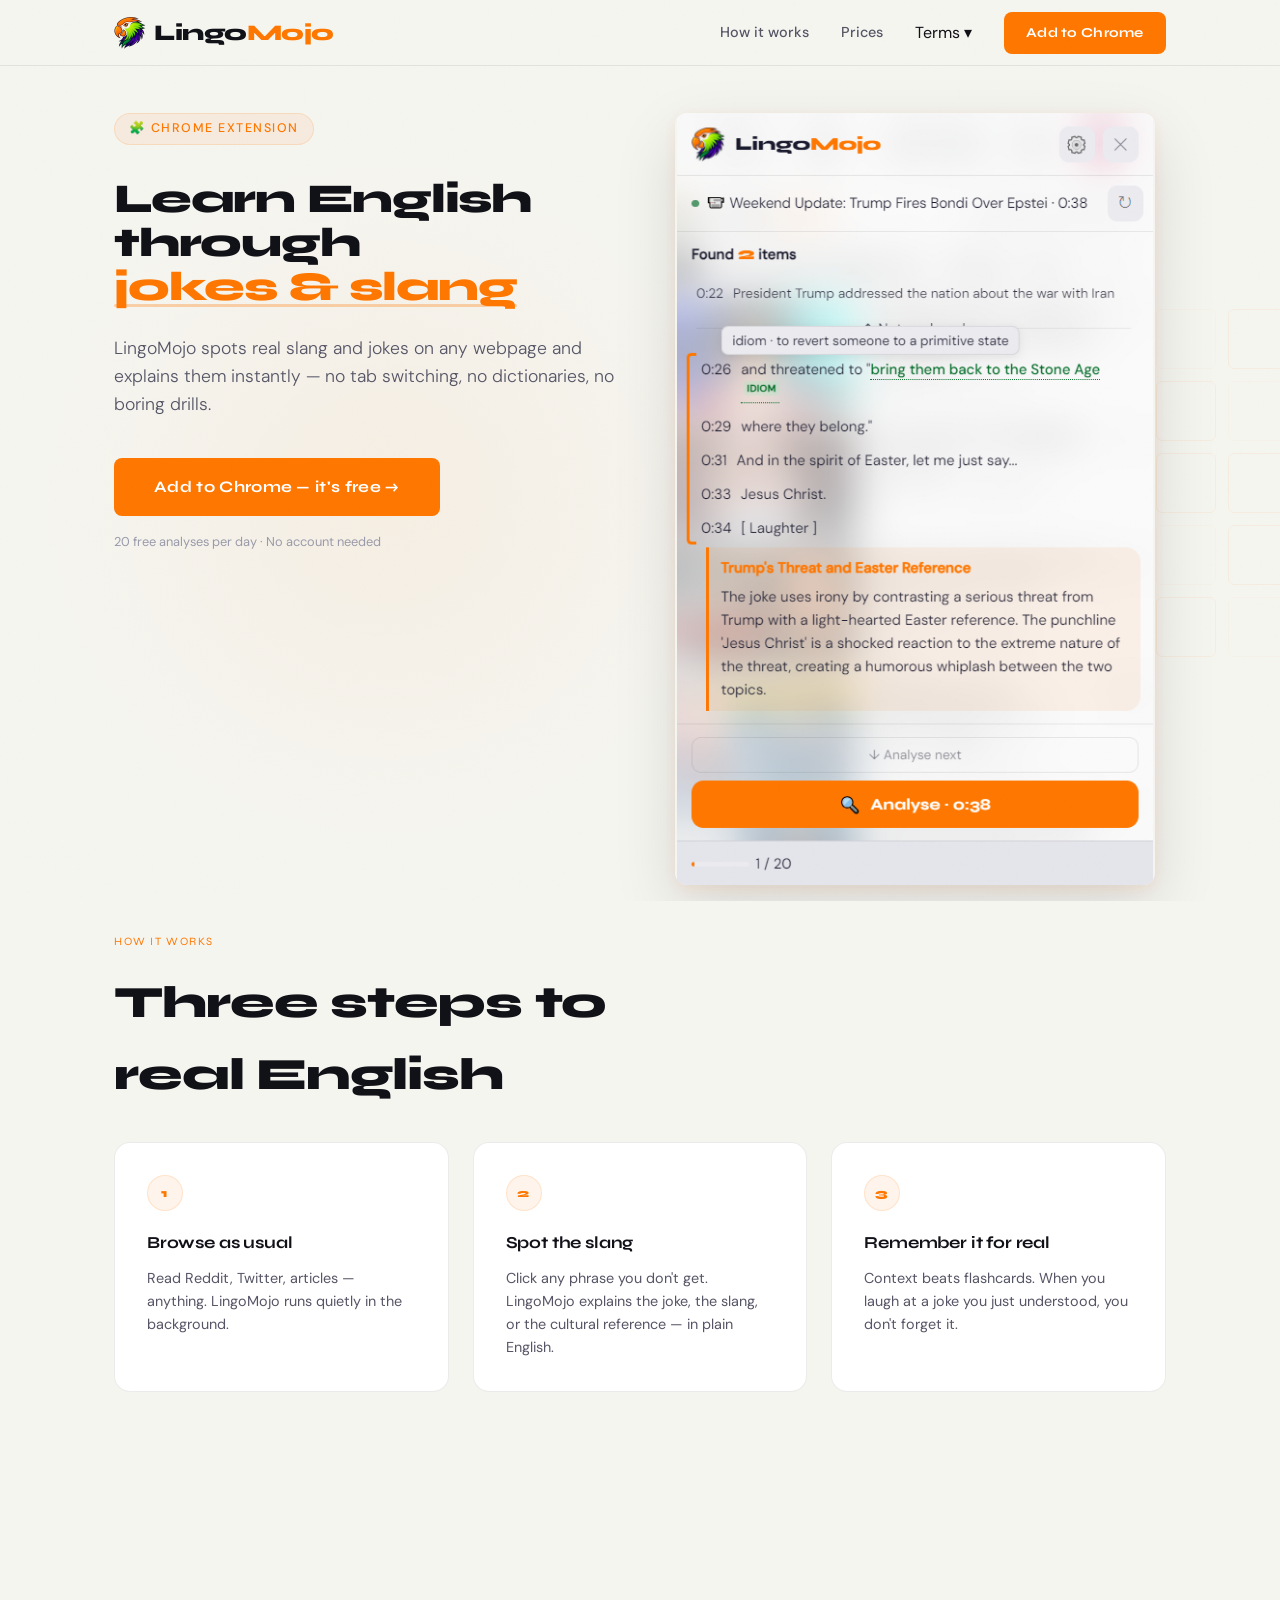
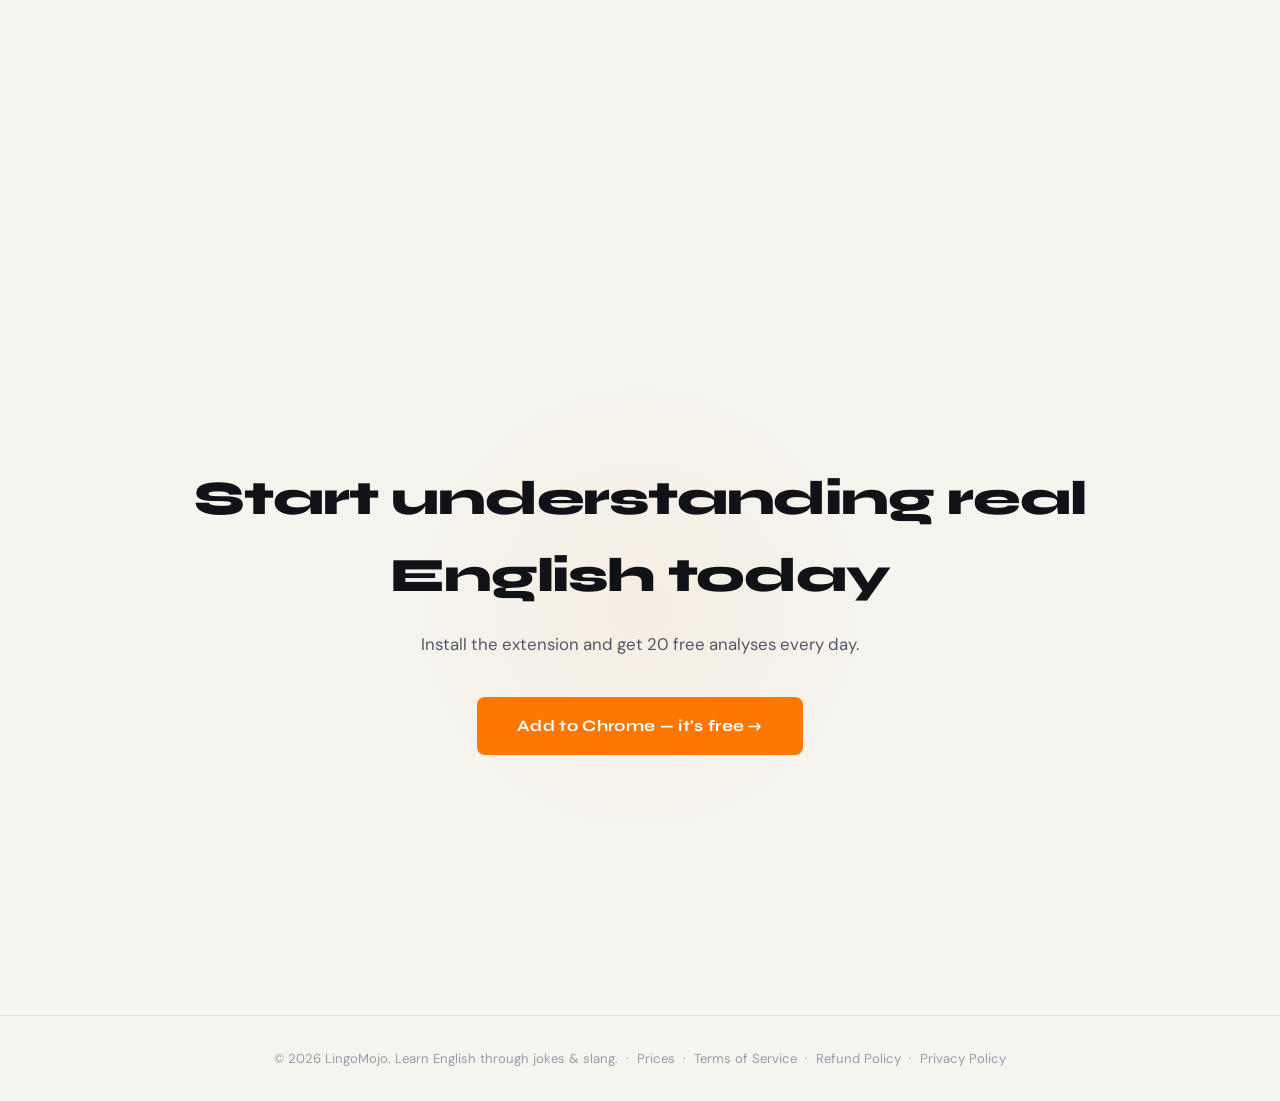
<file: index.html>
<!DOCTYPE html>
<html lang="en">
<head>
    <!-- Google tag (gtag.js) -->
    <script async src="https://www.googletagmanager.com/gtag/js?id=G-3QV6QKMQ1N"></script>
    <script>
      window.dataLayer = window.dataLayer || [];
      function gtag(){dataLayer.push(arguments);}
      gtag('js', new Date());
      gtag('config', 'G-3QV6QKMQ1N');
    </script>
    <meta charset="UTF-8">
    <meta name="viewport" content="width=device-width, initial-scale=1.0">
    <title>LingoMojo — Learn English through jokes &amp; slang</title>
    <meta name="description" content="LingoMojo Chrome extension explains real slang and jokes on any webpage instantly. 20 free analyses per day. No account needed.">

    <link rel="icon" type="image/png" href="/favicon-96x96.png" sizes="96x96" />
    <link rel="icon" type="image/svg+xml" href="/favicon.svg" />
    <link rel="shortcut icon" href="/favicon.ico" />
    <link rel="apple-touch-icon" sizes="180x180" href="/apple-touch-icon.png" />
    <link rel="manifest" href="/site.webmanifest" />

    <link rel="preconnect" href="https://fonts.googleapis.com">
    <link rel="preconnect" href="https://fonts.gstatic.com" crossorigin>
    <link href="https://fonts.googleapis.com/css2?family=Syne:wght@400;600;700;800&family=DM+Sans:ital,wght@0,300;0,400;0,500;1,300&display=swap" rel="stylesheet">
    <link rel="stylesheet" href="/styles.css">
</head>
<body>

    <!-- HEADER -->
    <header>
        <div class="container">
            <a href="/" class="logo"><img src="/favicon.svg" alt="" class="logo-icon"><span class="logo-wordmark">Lingo<span>Mojo</span></span></a>
            <nav>
                <a href="#how-it-works" class="nav-link">How it works</a>
                <a href="/pricing.html" class="nav-link">Prices</a>
                <div class="nav-dropdown">
                    <span class="nav-link nav-dropdown-trigger">Terms ▾</span>
                    <div class="nav-dropdown-menu">
                    <div class="nav-dropdown-inner">
                        <a href="/terms.html">Terms of Service</a>
                        <a href="/refund.html">Refund Policy</a>
                        <a href="/privacy.html">Privacy Policy</a>
                    </div>
                    </div>
                </div>
                <a href="https://chromewebstore.google.com/detail/lingomojo-%E2%80%94-jokes-and-sla/cbhnfalfcehnldongaeojnlaheihpejl"
                   class="cta-button" target="_blank" rel="noopener">Add to Chrome</a>
            </nav>
        </div>
    </header>

    <!-- HERO -->
    <section class="hero">
        <div class="hero-grid" aria-hidden="true">
            <span></span><span></span><span></span><span></span><span></span>
            <span></span><span></span><span></span><span></span><span></span>
            <span></span><span></span><span></span><span></span><span></span>
            <span></span><span></span><span></span><span></span><span></span>
            <span></span><span></span><span></span><span></span><span></span>
        </div>
        <div class="container hero-layout">
            <div class="hero-text">
                <div class="hero-eyebrow">🧩 Chrome Extension</div>
                <h2>Learn English through <em>jokes&nbsp;&amp;&nbsp;slang</em></h2>
                <p>LingoMojo spots real slang and jokes on any webpage and explains them instantly — no tab switching, no dictionaries, no boring drills.</p>
                <div class="hero-cta">
                    <a href="https://chromewebstore.google.com/detail/lingomojo-%E2%80%94-jokes-and-sla/cbhnfalfcehnldongaeojnlaheihpejl"
                       class="cta-button large" target="_blank" rel="noopener">Add to Chrome — it's free →</a>
                    <span class="hero-note">20 free analyses per day · No account needed</span>
                </div>
            </div>
            <div class="hero-visual">
                <img src="/ext_01.png" alt="LingoMojo extension explaining a joke on a webpage" class="hero-screenshot">
            </div>
        </div>
    </section>

    <!-- HOW IT WORKS -->
    <section id="how-it-works" class="features">
        <div class="container">
            <div class="section-label">How it works</div>
            <h3 class="section-title">Three steps to real English</h3>
            <div class="feature-grid cols-3">
                <div class="feature">
                    <div class="number">1</div>
                    <h4>Browse as usual</h4>
                    <p>Read Reddit, Twitter, articles — anything. LingoMojo runs quietly in the background.</p>
                </div>
                <div class="feature">
                    <div class="number">2</div>
                    <h4>Spot the slang</h4>
                    <p>Click any phrase you don't get. LingoMojo explains the joke, the slang, or the cultural reference — in plain English.</p>
                </div>
                <div class="feature">
                    <div class="number">3</div>
                    <h4>Remember it for real</h4>
                    <p>Context beats flashcards. When you laugh at a joke you just understood, you don't forget it.</p>
                </div>
            </div>
        </div>
    </section>

    <!-- FINAL CTA + FOOTER (one snap section) -->
    <div class="cta-footer-snap">
    <section class="cta-final">
        <div class="container">
            <h3>Start understanding real English today</h3>
            <p>Install the extension and get 20 free analyses every day.</p>
            <a href="https://chromewebstore.google.com/detail/lingomojo-%E2%80%94-jokes-and-sla/cbhnfalfcehnldongaeojnlaheihpejl"
               class="cta-button large" target="_blank" rel="noopener">Add to Chrome — it's free →</a>
        </div>
    </section>

    <!-- FOOTER -->
    <footer>
        <div class="container">
            <p>
                © 2026 LingoMojo. Learn English through jokes &amp; slang.
                &nbsp;·&nbsp;
                <a href="/pricing.html">Prices</a> &nbsp;·&nbsp;
                <a href="/terms.html">Terms of Service</a>
                &nbsp;·&nbsp;
                <a href="/refund.html">Refund Policy</a>
                &nbsp;·&nbsp;
                <a href="/privacy.html">Privacy Policy</a>
            </p>
        </div>
    </footer>
    </div><!-- /cta-footer-snap -->

</body>
</html>
</file>
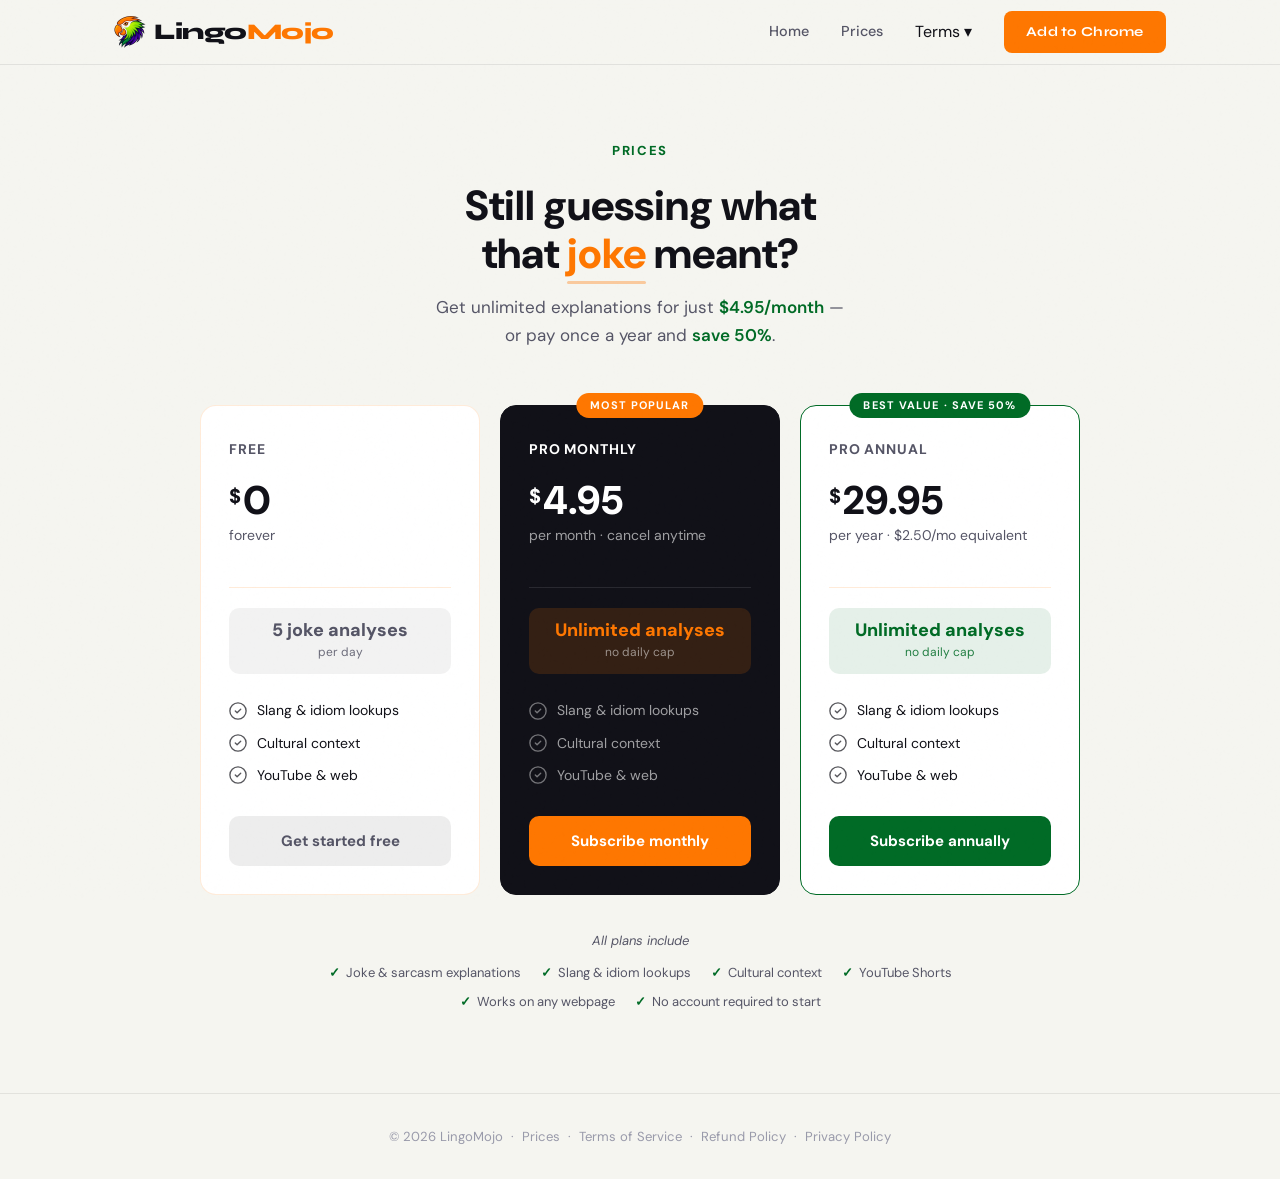
<file: pricing.html>
<!DOCTYPE html>
<html lang="en">
<head>
    <!-- Google tag (gtag.js) -->
    <script async src="https://www.googletagmanager.com/gtag/js?id=G-3QV6QKMQ1N"></script>
    <script>
      window.dataLayer = window.dataLayer || [];
      function gtag(){dataLayer.push(arguments);}
      gtag('js', new Date());
      gtag('config', 'G-3QV6QKMQ1N');
    </script>
    <meta charset="UTF-8">
    <meta name="viewport" content="width=device-width, initial-scale=1.0">
    <title>Prices — LingoMojo</title>
    <meta name="description" content="Simple, honest pricing for LingoMojo. Free plan with 5 analyses per day. Pro plans with unlimited analyses starting at $2.49/month.">

    <link rel="icon" type="image/png" href="/favicon-96x96.png" sizes="96x96" />
    <link rel="icon" type="image/svg+xml" href="/favicon.svg" />
    <link rel="shortcut icon" href="/favicon.ico" />
    <link rel="apple-touch-icon" sizes="180x180" href="/apple-touch-icon.png" />
    <link rel="manifest" href="/site.webmanifest" />

    <link rel="preconnect" href="https://fonts.googleapis.com">
    <link rel="preconnect" href="https://fonts.gstatic.com" crossorigin>
    <link href="https://fonts.googleapis.com/css2?family=Syne:wght@400;600;700;800&family=DM+Sans:ital,opsz,wght@0,9..40,300;0,9..40,400;0,9..40,500;1,9..40,300&display=swap" rel="stylesheet">
    <link rel="stylesheet" href="/styles.css">

    <style>
        html { scroll-snap-type: none; }

        .pricing-page {
            display: flex;
            flex-direction: column;
            align-items: center;
            padding: 72px 24px 80px;
        }

        /* ── HOOK ─────────────────────────────────────── */
        .hook {
            text-align: center;
            max-width: 560px;
            margin-bottom: 56px;
        }

        .hook-eyebrow {
            display: inline-block;
            font-family: var(--font-display);
            font-weight: 800;
            font-size: 13px;
            letter-spacing: 0.12em;
            text-transform: uppercase;
            color: var(--green);
            margin-bottom: 20px;
        }

        .hook h1 {
            font-family: var(--font-display);
            font-weight: 800;
            font-size: clamp(28px, 5vw, 42px);
            line-height: 1.15;
            color: var(--text);
            margin-bottom: 16px;
        }

        .hook h1 em {
            font-style: normal;
            color: var(--accent);
            position: relative;
            white-space: nowrap;
        }

        .hook h1 em::after {
            content: '';
            position: absolute;
            left: 0; right: 0;
            bottom: -3px;
            height: 3px;
            background: var(--accent);
            border-radius: 2px;
            opacity: 0.35;
        }

        .hook p {
            font-size: 17px;
            color: var(--text-muted);
            line-height: 1.6;
        }

        .hook p strong {
            color: var(--green);
            font-weight: 600;
        }

        /* ── CARDS ────────────────────────────────────── */
        .pr-cards {
            display: flex;
            gap: 20px;
            align-items: stretch;
            flex-wrap: wrap;
            justify-content: center;
            max-width: 900px;
            width: 100%;
        }

        .pr-card {
            background: var(--bg-card);
            border: 1.5px solid var(--border);
            border-radius: 16px;
            padding: 32px 28px 28px;
            display: flex;
            flex-direction: column;
            flex: 1 1 240px;
            max-width: 280px;
            position: relative;
            transition: transform 0.2s, box-shadow 0.2s;
        }

        .pr-card:hover {
            transform: translateY(-4px);
            box-shadow: 0 12px 40px rgba(0,0,0,0.08);
        }

        .pr-card.featured {
            background: var(--text);
            border-color: var(--text);
            color: #fff;
        }

        .pr-card.featured .pr-price-label,
        .pr-card.featured .pr-desc,
        .pr-card.featured .limit-sub,
        .pr-card.featured .pr-feature { color: rgba(255,255,255,0.6); }

        .pr-card.featured .pr-name,
        .pr-card.featured .pr-price { color: #fff; }

        .pr-card.featured .pr-divider { background: rgba(255,255,255,0.1); }

        .pr-card.annual { border-color: var(--green); }

        /* Badge */
        .pr-badge {
            position: absolute;
            top: -13px;
            left: 50%;
            transform: translateX(-50%);
            background: var(--accent);
            color: #fff;
            font-family: var(--font-display);
            font-weight: 700;
            font-size: 11px;
            letter-spacing: 0.1em;
            text-transform: uppercase;
            padding: 4px 14px;
            border-radius: 20px;
            white-space: nowrap;
        }

        .pr-card.annual .pr-badge { background: var(--green); }

        /* Card content */
        .pr-name {
            font-family: var(--font-display);
            font-weight: 700;
            font-size: 14px;
            letter-spacing: 0.06em;
            text-transform: uppercase;
            color: var(--text-muted);
            margin-bottom: 20px;
        }

        .pr-price {
            font-family: var(--font-display);
            font-weight: 800;
            font-size: 40px;
            line-height: 1;
            color: var(--text);
            display: flex;
            align-items: flex-start;
            gap: 2px;
            margin-bottom: 4px;
        }

        .pr-price sup { font-size: 20px; margin-top: 6px; }

        .pr-price-label {
            font-size: 14px;
            color: var(--text-muted);
            margin-bottom: 20px;
        }

        .pr-divider {
            height: 1px;
            background: var(--border);
            margin: 20px 0;
        }

        /* Limit highlight */
        .limit-box {
            border-radius: 10px;
            padding: 12px 16px;
            margin-bottom: 20px;
            text-align: center;
        }

        .limit-box.free-limit {
            background: rgba(0,0,0,0.05);
            color: var(--text-muted);
        }

        .limit-box.featured-limit {
            background: rgba(254,119,1,0.15);
            color: var(--accent);
        }

        .limit-box.annual-limit {
            background: rgba(0,107,38,0.1);
            color: var(--green);
        }

        .limit-main {
            font-family: var(--font-display);
            font-weight: 800;
            font-size: 18px;
            line-height: 1.2;
        }

        .limit-sub {
            font-size: 12px;
            opacity: 0.85;
            margin-top: 2px;
        }

        /* Features list */
        .pr-feature {
            display: flex;
            align-items: center;
            gap: 10px;
            font-size: 14px;
            color: var(--text);
            padding: 5px 0;
        }

        .pr-feature .icon {
            width: 18px;
            height: 18px;
            flex-shrink: 0;
            opacity: 0.7;
        }

        /* CTA button */
        .pr-cta { margin-top: auto; padding-top: 24px; }

        .pr-btn {
            display: block;
            width: 100%;
            text-align: center;
            padding: 13px 20px;
            border-radius: 10px;
            font-family: var(--font-display);
            font-weight: 700;
            font-size: 15px;
            cursor: pointer;
            text-decoration: none;
            border: none;
            transition: opacity 0.15s, transform 0.15s;
        }

        .pr-btn:hover { opacity: 0.88; transform: translateY(-1px); }
        .pr-btn:active { transform: translateY(0); }

        .pr-btn.btn-free    { background: rgba(0,0,0,0.07); color: var(--text-muted); }
        .pr-btn.btn-monthly { background: var(--accent); color: #fff; }
        .pr-btn.btn-annual  { background: var(--green);  color: #fff; }

        /* ── SHARED FEATURES ROW ──────────────────────── */
        .shared {
            margin-top: 36px;
            display: flex;
            flex-wrap: wrap;
            justify-content: center;
            gap: 8px 20px;
            max-width: 700px;
            text-align: center;
        }

        .shared-label {
            font-size: 13px;
            color: var(--text-muted);
            width: 100%;
            margin-bottom: 4px;
            font-style: italic;
        }

        .shared-item {
            font-size: 13px;
            color: var(--text-muted);
            display: flex;
            align-items: center;
            gap: 6px;
        }

        .shared-item::before {
            content: '✓';
            color: var(--green);
            font-weight: 700;
        }

        @media (max-width: 640px) {
            .pr-cards { flex-direction: column; align-items: center; }
            .pr-card  { max-width: 100%; }
        }
    </style>
    <script src="https://cdn.paddle.com/paddle/v2/paddle.js"></script>
    <script>
      var isProd = window.location.hostname === 'thelingomojo.com';
      var PADDLE = isProd ? {
        token:   'live_0884a23026f525905749665d9ce',
        monthly: 'pri_01krph58ab4dkyctbng1q7r3vs',
        annual:  'pri_01krph6p6ww9awrk7v0427q3n2'
      } : {
        token:       'test_250936399869505b40dad89981b',
        monthly:     'pri_01krs93g6bvz8q4tjvm1bftv5g',
        annual:      'pri_01krs94qhhmd95e0kgrga9t17f'
      };
      if (!isProd) Paddle.Environment.set('sandbox');
      Paddle.Initialize({ token: PADDLE.token });
    </script>
</head>
<body>

    <header>
        <div class="container">
            <a href="/" class="logo"><img src="/favicon.svg" alt="" class="logo-icon"><span class="logo-wordmark">Lingo<span>Mojo</span></span></a>
            <nav>
                <a href="/" class="nav-link">Home</a>
                <a href="/pricing.html" class="nav-link active">Prices</a>
                <div class="nav-dropdown">
                    <span class="nav-link nav-dropdown-trigger">Terms ▾</span>
                    <div class="nav-dropdown-menu">
                        <div class="nav-dropdown-inner">
                            <a href="/terms.html">Terms of Service</a>
                            <a href="/refund.html">Refund Policy</a>
                            <a href="/privacy.html">Privacy Policy</a>
                        </div>
                    </div>
                </div>
                <a href="https://chromewebstore.google.com/detail/lingomojo-%E2%80%94-jokes-and-sla/cbhnfalfcehnldongaeojnlaheihpejl"
                   class="cta-button" target="_blank" rel="noopener">Add to Chrome</a>
            </nav>
        </div>
    </header>

    <main class="pricing-page">

        <!-- HOOK -->
        <div class="hook">
            <span class="hook-eyebrow">Prices</span>
            <h1>Still guessing what<br>that <em>joke</em> meant?</h1>
            <p>
                Get unlimited explanations for just <strong>$4.95/month</strong> —<br>
                or pay once a year and <strong>save 50%</strong>.
            </p>
        </div>

        <!-- CARDS -->
        <div class="pr-cards">

            <!-- FREE -->
            <div class="pr-card">
                <div class="pr-name">Free</div>
                <div class="pr-price"><sup>$</sup>0</div>
                <div class="pr-price-label">forever</div>

                <div class="pr-divider"></div>

                <div class="limit-box free-limit">
                    <div class="limit-main">5 joke analyses</div>
                    <div class="limit-sub">per day</div>
                </div>

                <div class="pr-feature">
                    <svg class="icon" viewBox="0 0 20 20" fill="none"><circle cx="10" cy="10" r="9" stroke="currentColor" stroke-width="1.5"/><path d="M7 10l2 2 4-4" stroke="currentColor" stroke-width="1.5" stroke-linecap="round" stroke-linejoin="round"/></svg>
                    Slang &amp; idiom lookups
                </div>
                <div class="pr-feature">
                    <svg class="icon" viewBox="0 0 20 20" fill="none"><circle cx="10" cy="10" r="9" stroke="currentColor" stroke-width="1.5"/><path d="M7 10l2 2 4-4" stroke="currentColor" stroke-width="1.5" stroke-linecap="round" stroke-linejoin="round"/></svg>
                    Cultural context
                </div>
                <div class="pr-feature">
                    <svg class="icon" viewBox="0 0 20 20" fill="none"><circle cx="10" cy="10" r="9" stroke="currentColor" stroke-width="1.5"/><path d="M7 10l2 2 4-4" stroke="currentColor" stroke-width="1.5" stroke-linecap="round" stroke-linejoin="round"/></svg>
                    YouTube &amp; web
                </div>

                <div class="pr-cta">
                    <a href="https://chromewebstore.google.com/detail/lingomojo-%E2%80%94-jokes-and-sla/cbhnfalfcehnldongaeojnlaheihpejl"
                       class="pr-btn btn-free" target="_blank" rel="noopener">Get started free</a>
                </div>
            </div>

            <!-- PRO MONTHLY (featured) -->
            <div class="pr-card featured">
                <div class="pr-badge">Most popular</div>
                <div class="pr-name">Pro Monthly</div>
                <div class="pr-price"><sup>$</sup>4.95</div>
                <div class="pr-price-label">per month · cancel anytime</div>

                <div class="pr-divider"></div>

                <div class="limit-box featured-limit">
                    <div class="limit-main">Unlimited analyses</div>
                    <div class="limit-sub">no daily cap</div>
                </div>

                <div class="pr-feature">
                    <svg class="icon" viewBox="0 0 20 20" fill="none"><circle cx="10" cy="10" r="9" stroke="currentColor" stroke-width="1.5"/><path d="M7 10l2 2 4-4" stroke="currentColor" stroke-width="1.5" stroke-linecap="round" stroke-linejoin="round"/></svg>
                    Slang &amp; idiom lookups
                </div>
                <div class="pr-feature">
                    <svg class="icon" viewBox="0 0 20 20" fill="none"><circle cx="10" cy="10" r="9" stroke="currentColor" stroke-width="1.5"/><path d="M7 10l2 2 4-4" stroke="currentColor" stroke-width="1.5" stroke-linecap="round" stroke-linejoin="round"/></svg>
                    Cultural context
                </div>
                <div class="pr-feature">
                    <svg class="icon" viewBox="0 0 20 20" fill="none"><circle cx="10" cy="10" r="9" stroke="currentColor" stroke-width="1.5"/><path d="M7 10l2 2 4-4" stroke="currentColor" stroke-width="1.5" stroke-linecap="round" stroke-linejoin="round"/></svg>
                    YouTube &amp; web
                </div>

                <div class="pr-cta">
                    <a href="#" class="pr-btn btn-monthly" onclick="Paddle.Checkout.open({ items: [{ priceId: PADDLE.monthly, quantity: 1 }] }); return false;">Subscribe monthly</a>
                </div>
            </div>

            <!-- PRO ANNUAL -->
            <div class="pr-card annual">
                <div class="pr-badge">Best value · Save 50%</div>
                <div class="pr-name">Pro Annual</div>
                <div class="pr-price"><sup>$</sup>29.95</div>
                <div class="pr-price-label">per year · $2.50/mo equivalent</div>

                <div class="pr-divider"></div>

                <div class="limit-box annual-limit">
                    <div class="limit-main">Unlimited analyses</div>
                    <div class="limit-sub">no daily cap</div>
                </div>

                <div class="pr-feature">
                    <svg class="icon" viewBox="0 0 20 20" fill="none"><circle cx="10" cy="10" r="9" stroke="currentColor" stroke-width="1.5"/><path d="M7 10l2 2 4-4" stroke="currentColor" stroke-width="1.5" stroke-linecap="round" stroke-linejoin="round"/></svg>
                    Slang &amp; idiom lookups
                </div>
                <div class="pr-feature">
                    <svg class="icon" viewBox="0 0 20 20" fill="none"><circle cx="10" cy="10" r="9" stroke="currentColor" stroke-width="1.5"/><path d="M7 10l2 2 4-4" stroke="currentColor" stroke-width="1.5" stroke-linecap="round" stroke-linejoin="round"/></svg>
                    Cultural context
                </div>
                <div class="pr-feature">
                    <svg class="icon" viewBox="0 0 20 20" fill="none"><circle cx="10" cy="10" r="9" stroke="currentColor" stroke-width="1.5"/><path d="M7 10l2 2 4-4" stroke="currentColor" stroke-width="1.5" stroke-linecap="round" stroke-linejoin="round"/></svg>
                    YouTube &amp; web
                </div>

                <div class="pr-cta">
                    <a href="#" class="pr-btn btn-annual" onclick="Paddle.Checkout.open({ items: [{ priceId: PADDLE.annual, quantity: 1 }] }); return false;">Subscribe annually</a>
                </div>
            </div>

        </div>

        <!-- SHARED FEATURES -->
        <div class="shared">
            <span class="shared-label">All plans include</span>
            <span class="shared-item">Joke &amp; sarcasm explanations</span>
            <span class="shared-item">Slang &amp; idiom lookups</span>
            <span class="shared-item">Cultural context</span>
            <span class="shared-item">YouTube Shorts</span>
            <span class="shared-item">Works on any webpage</span>
            <span class="shared-item">No account required to start</span>
        </div>

    </main>

    <footer>
        <div class="container">
            <p>
                © 2026 LingoMojo &nbsp;·&nbsp;
                <a href="/pricing.html">Prices</a> &nbsp;·&nbsp;
                <a href="/terms.html">Terms of Service</a> &nbsp;·&nbsp;
                <a href="/refund.html">Refund Policy</a> &nbsp;·&nbsp;
                <a href="/privacy.html">Privacy Policy</a>
            </p>
        </div>
    </footer>

</body>
</html>
</file>
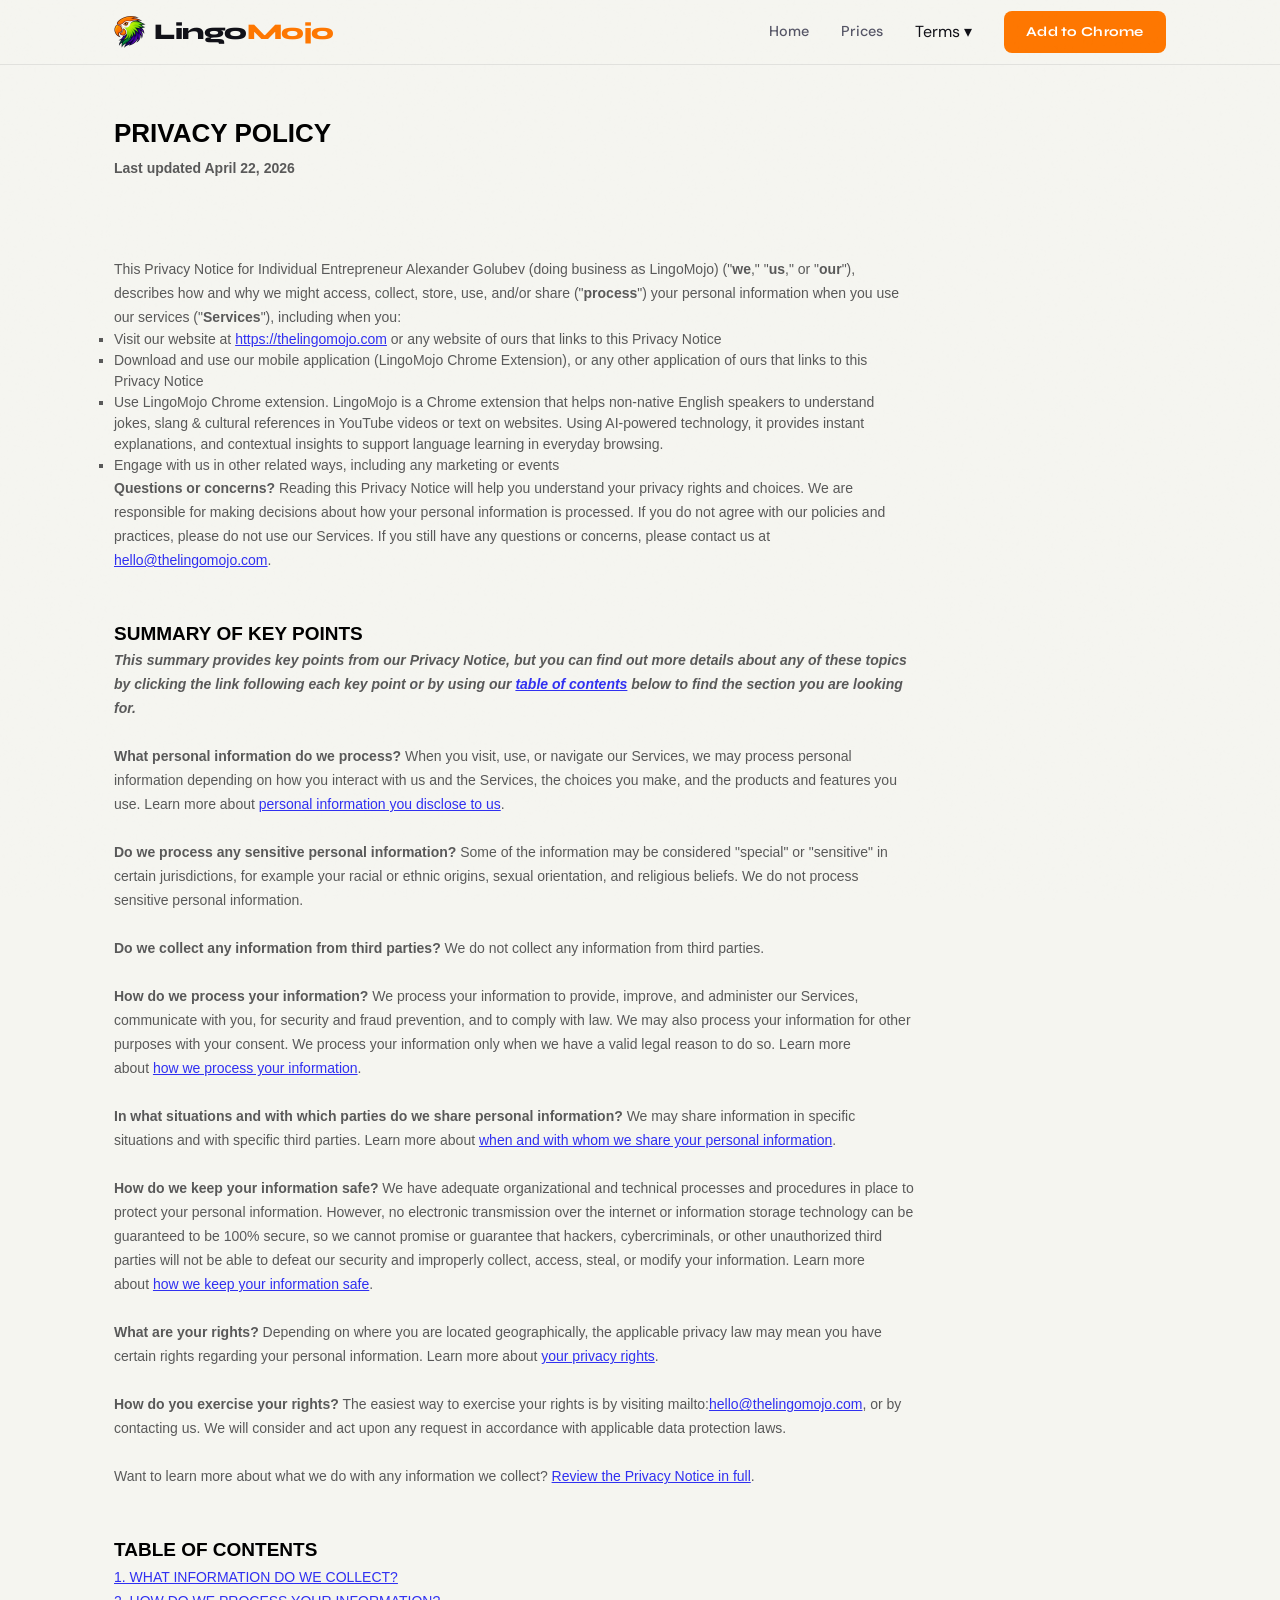
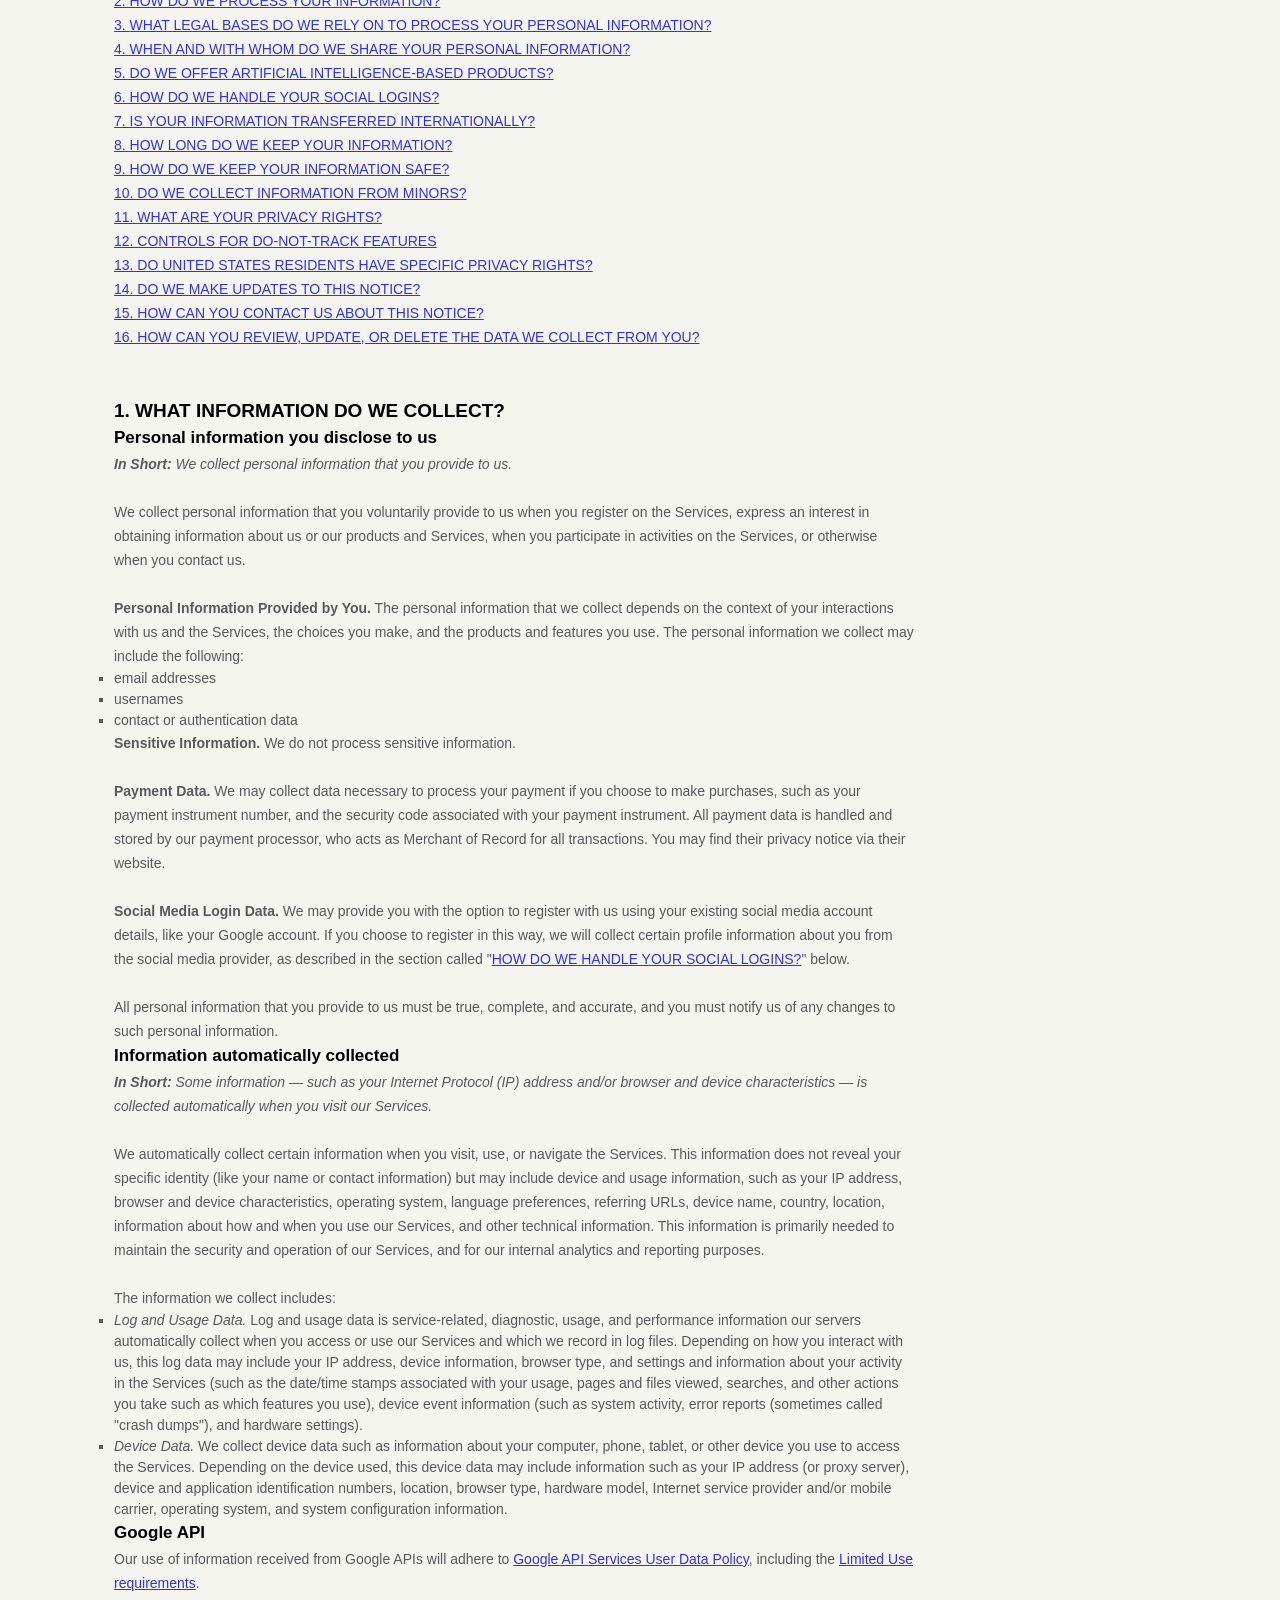
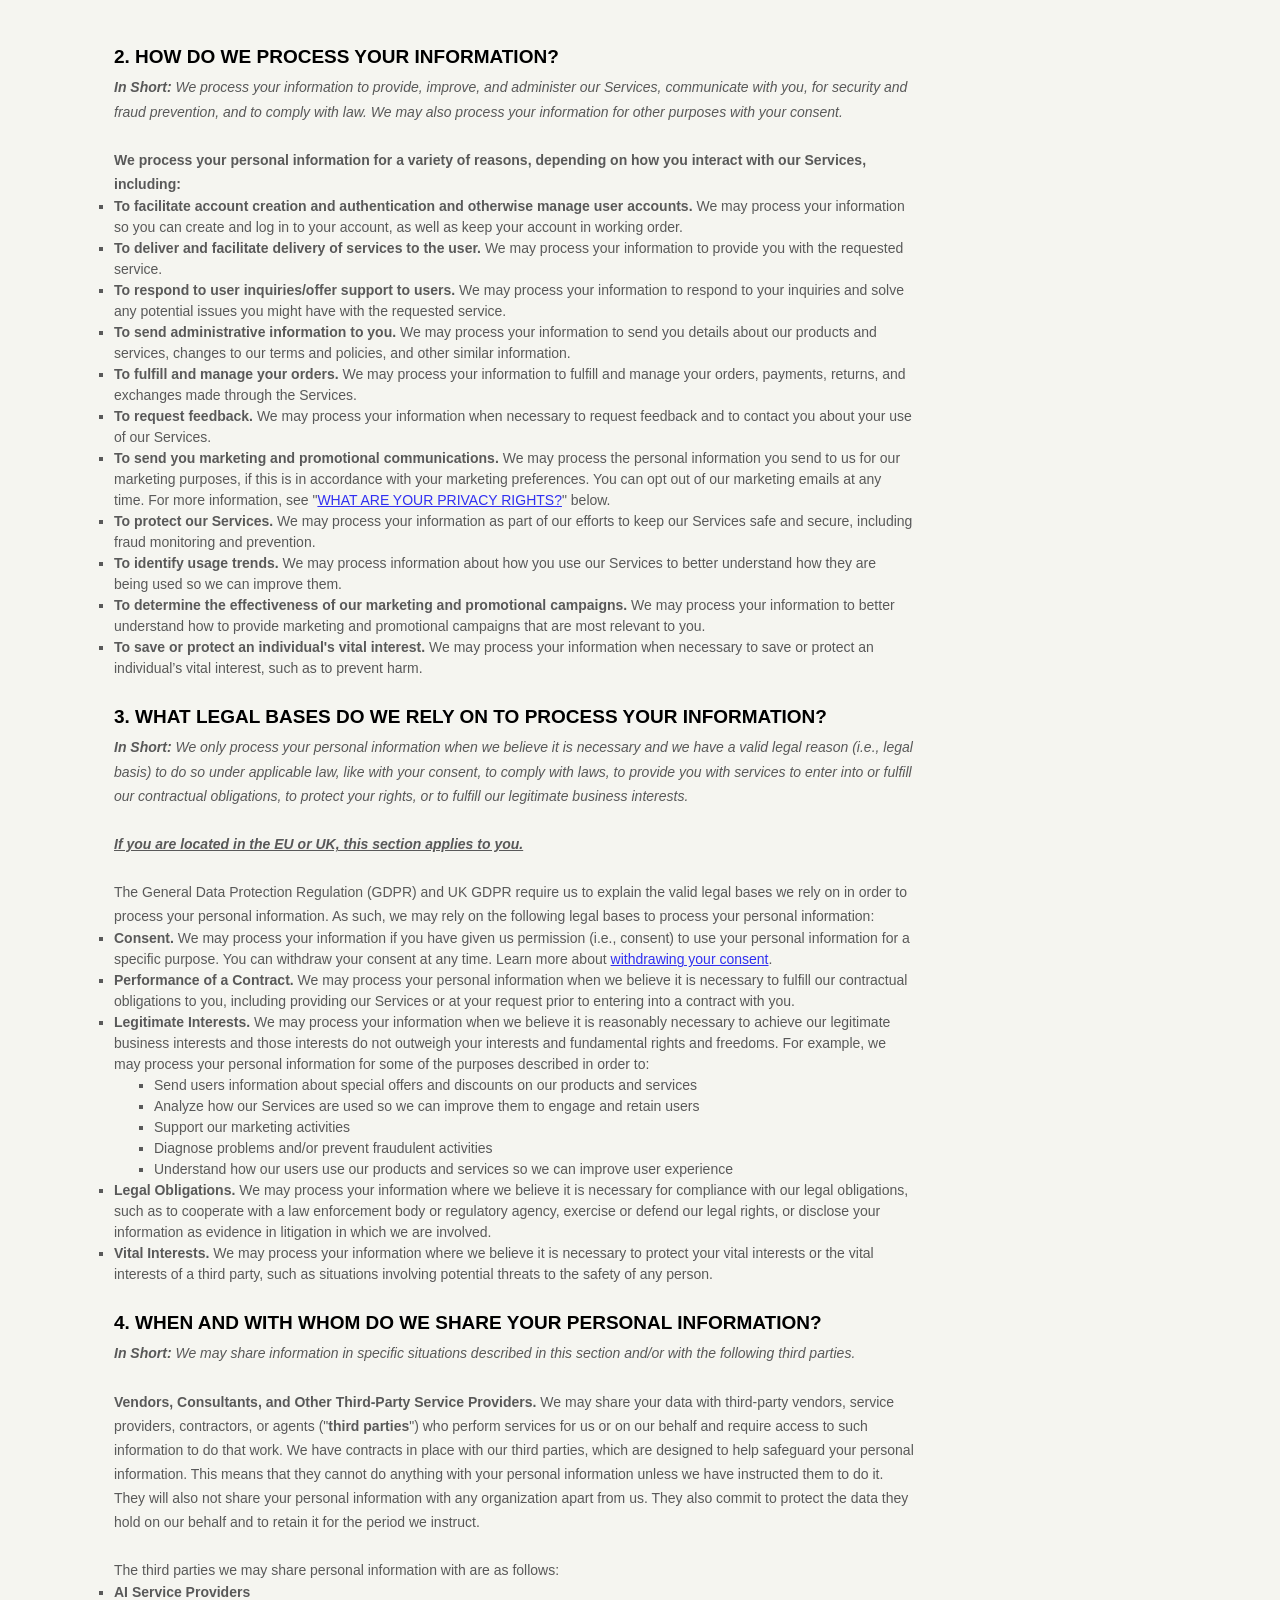
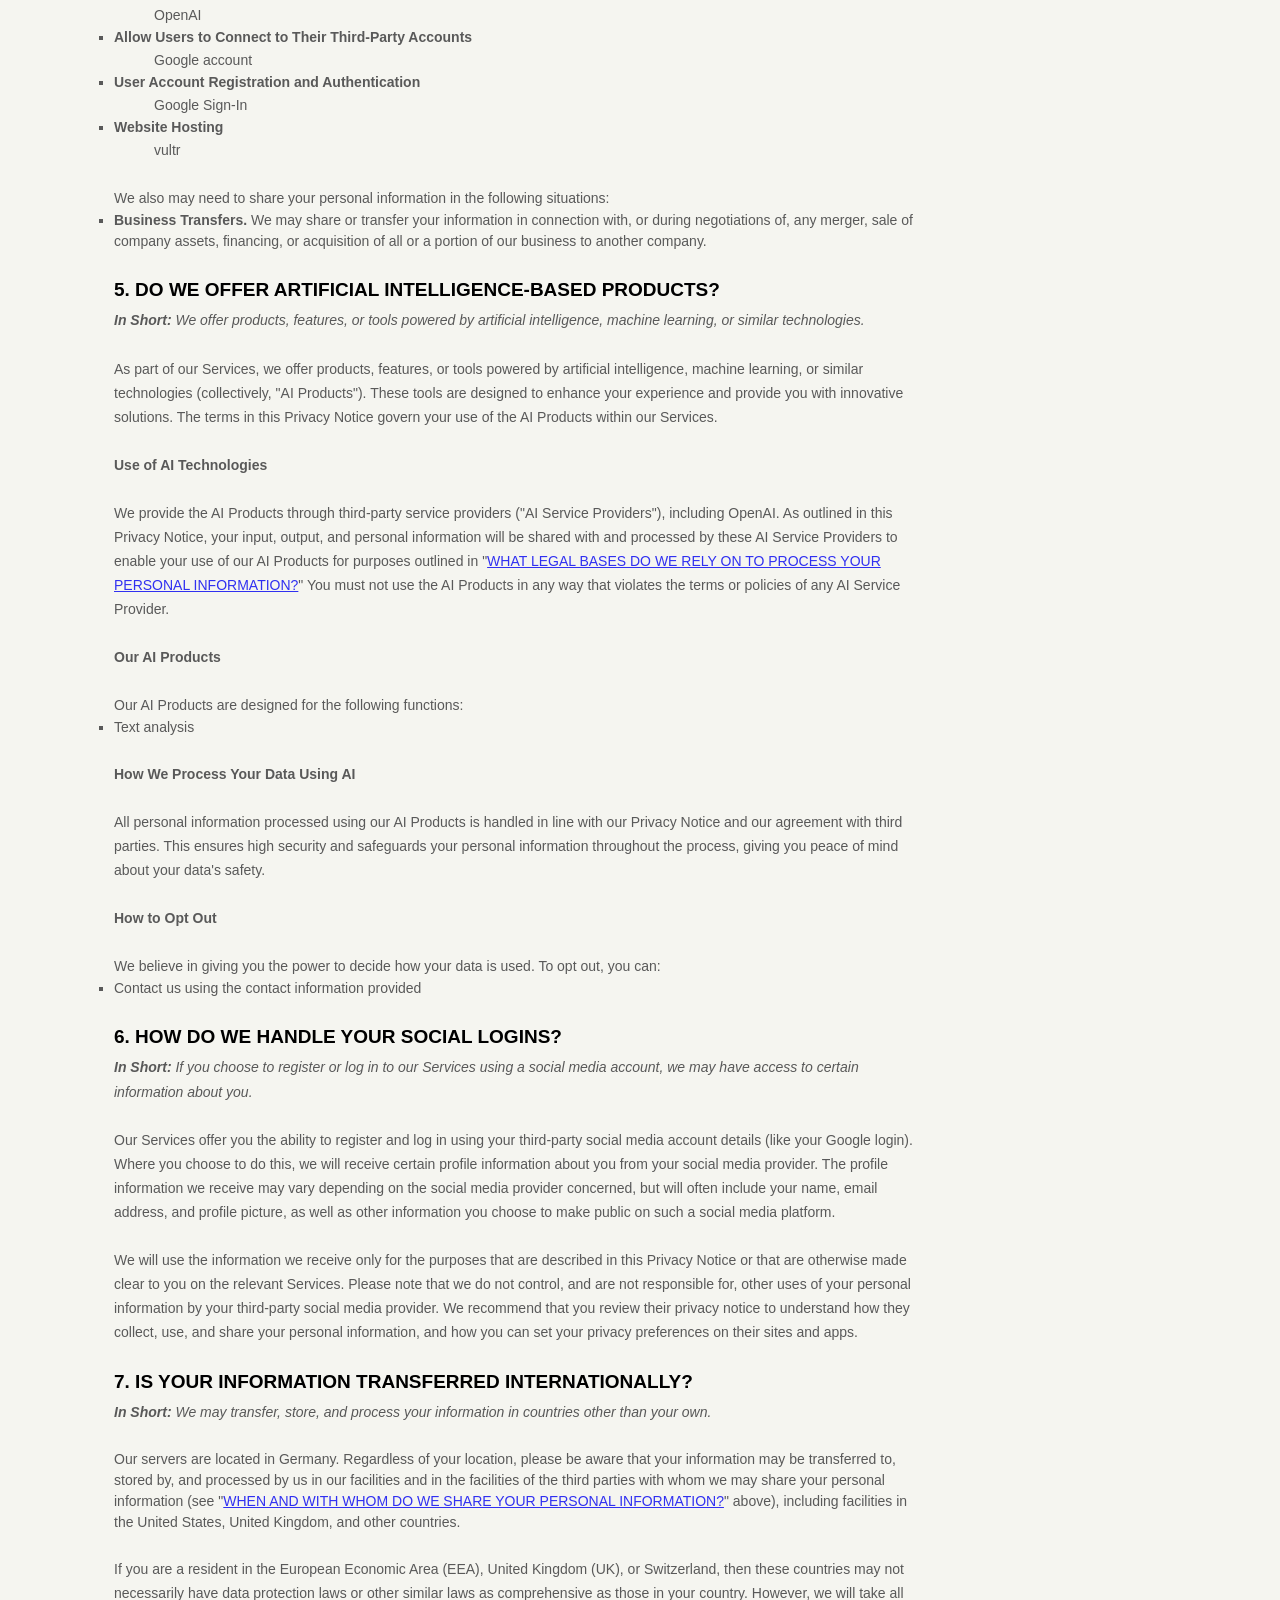
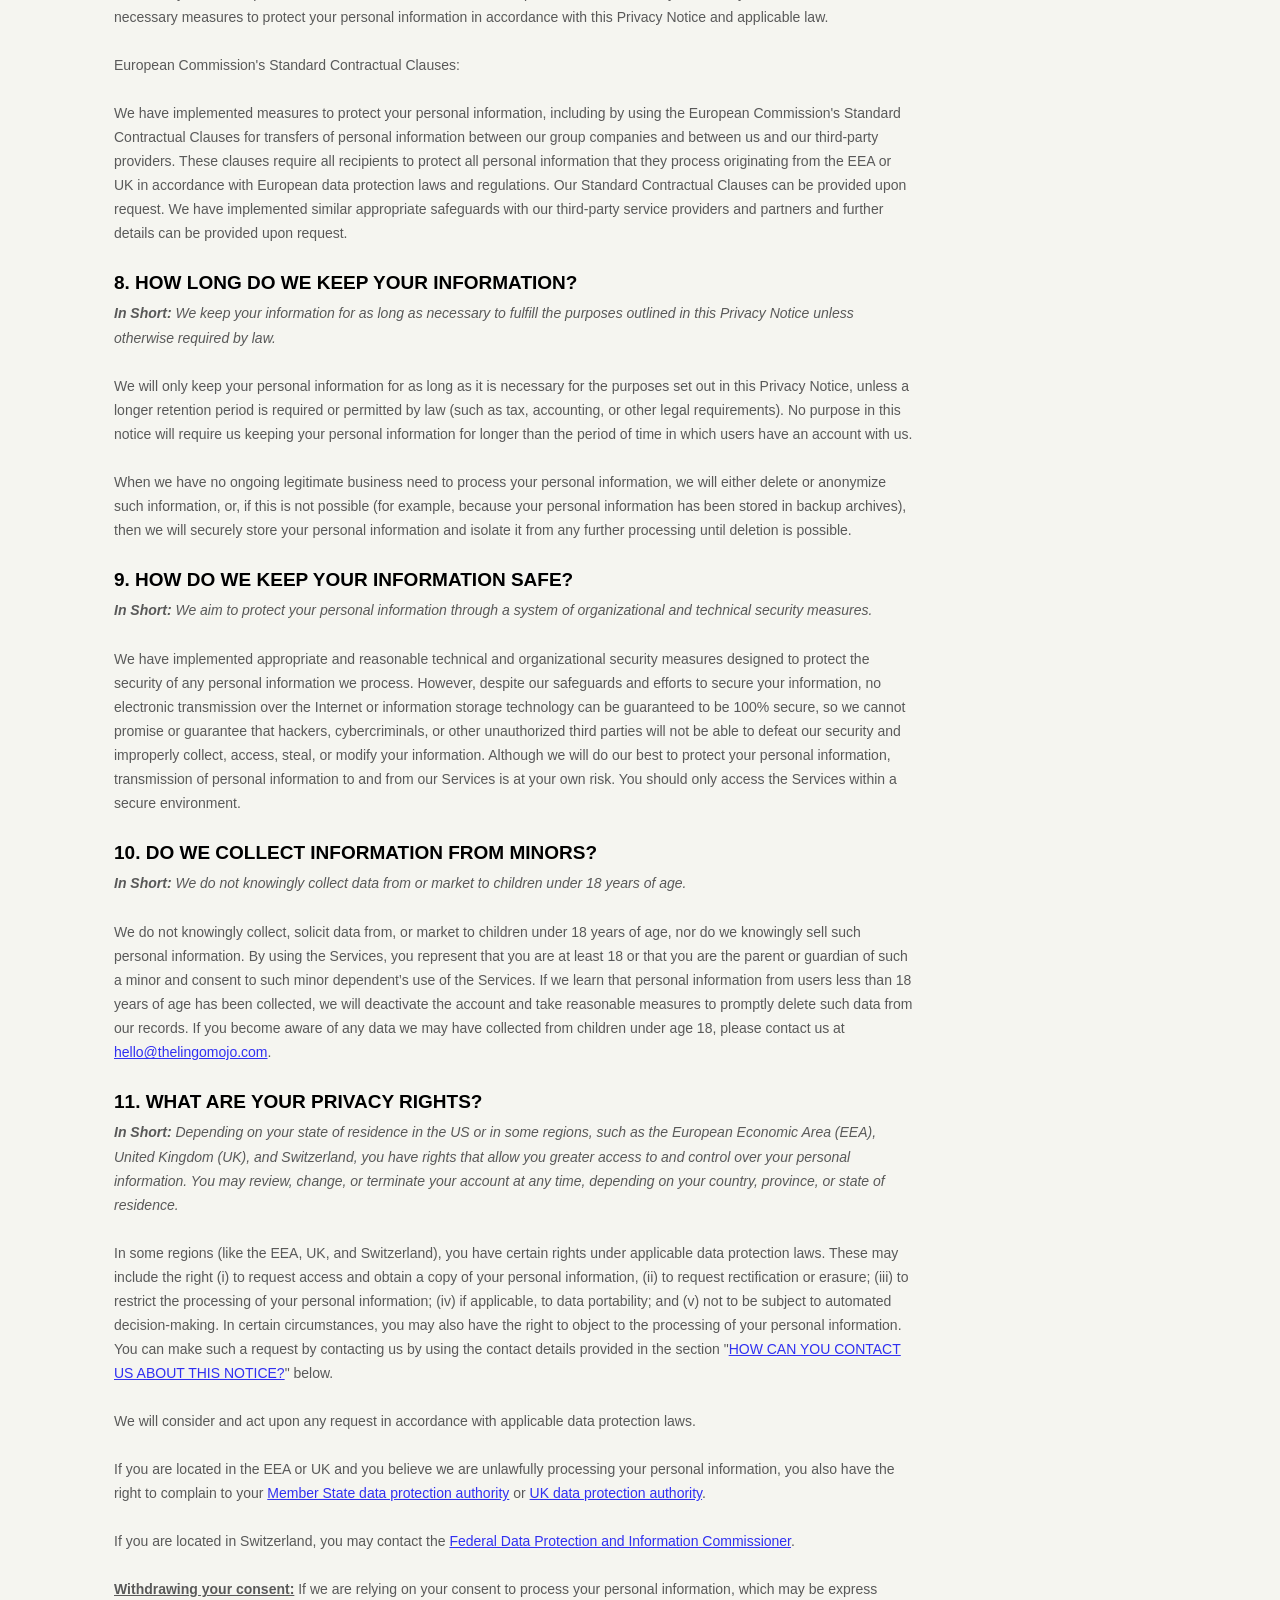
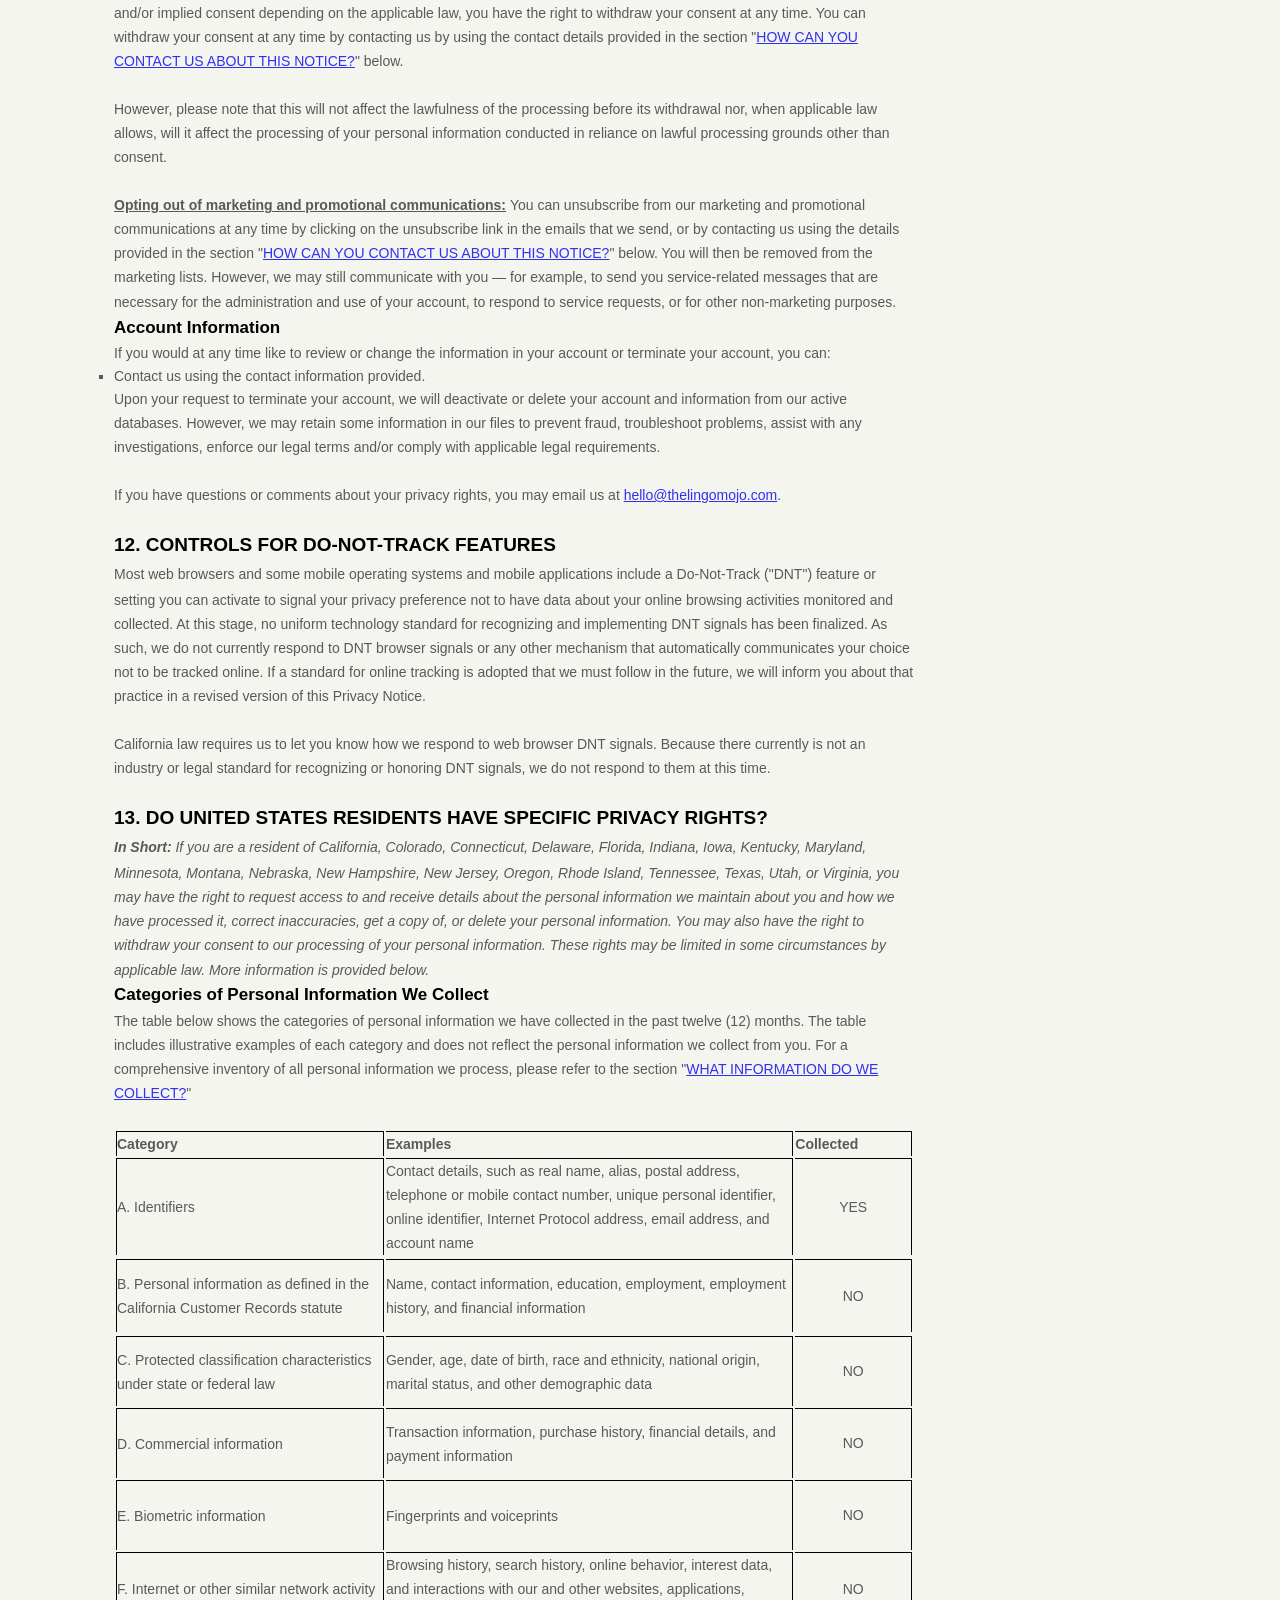
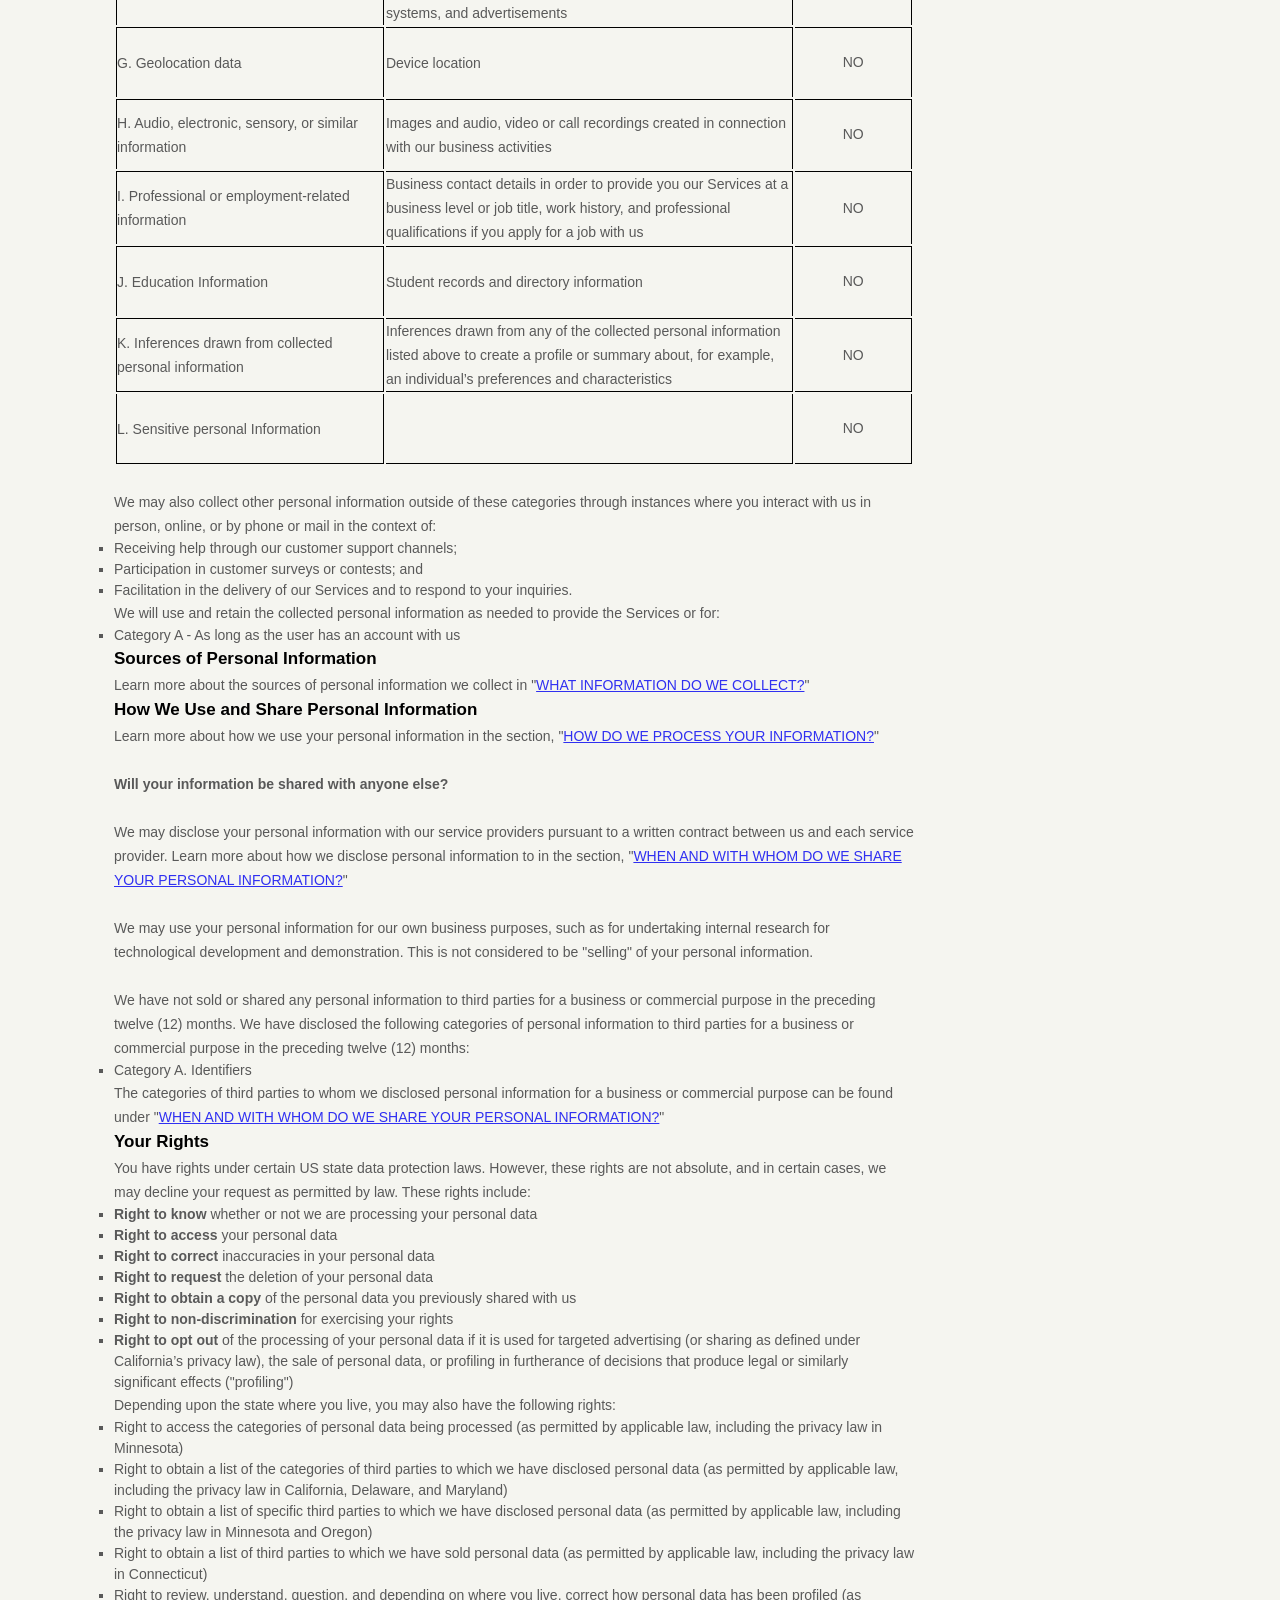
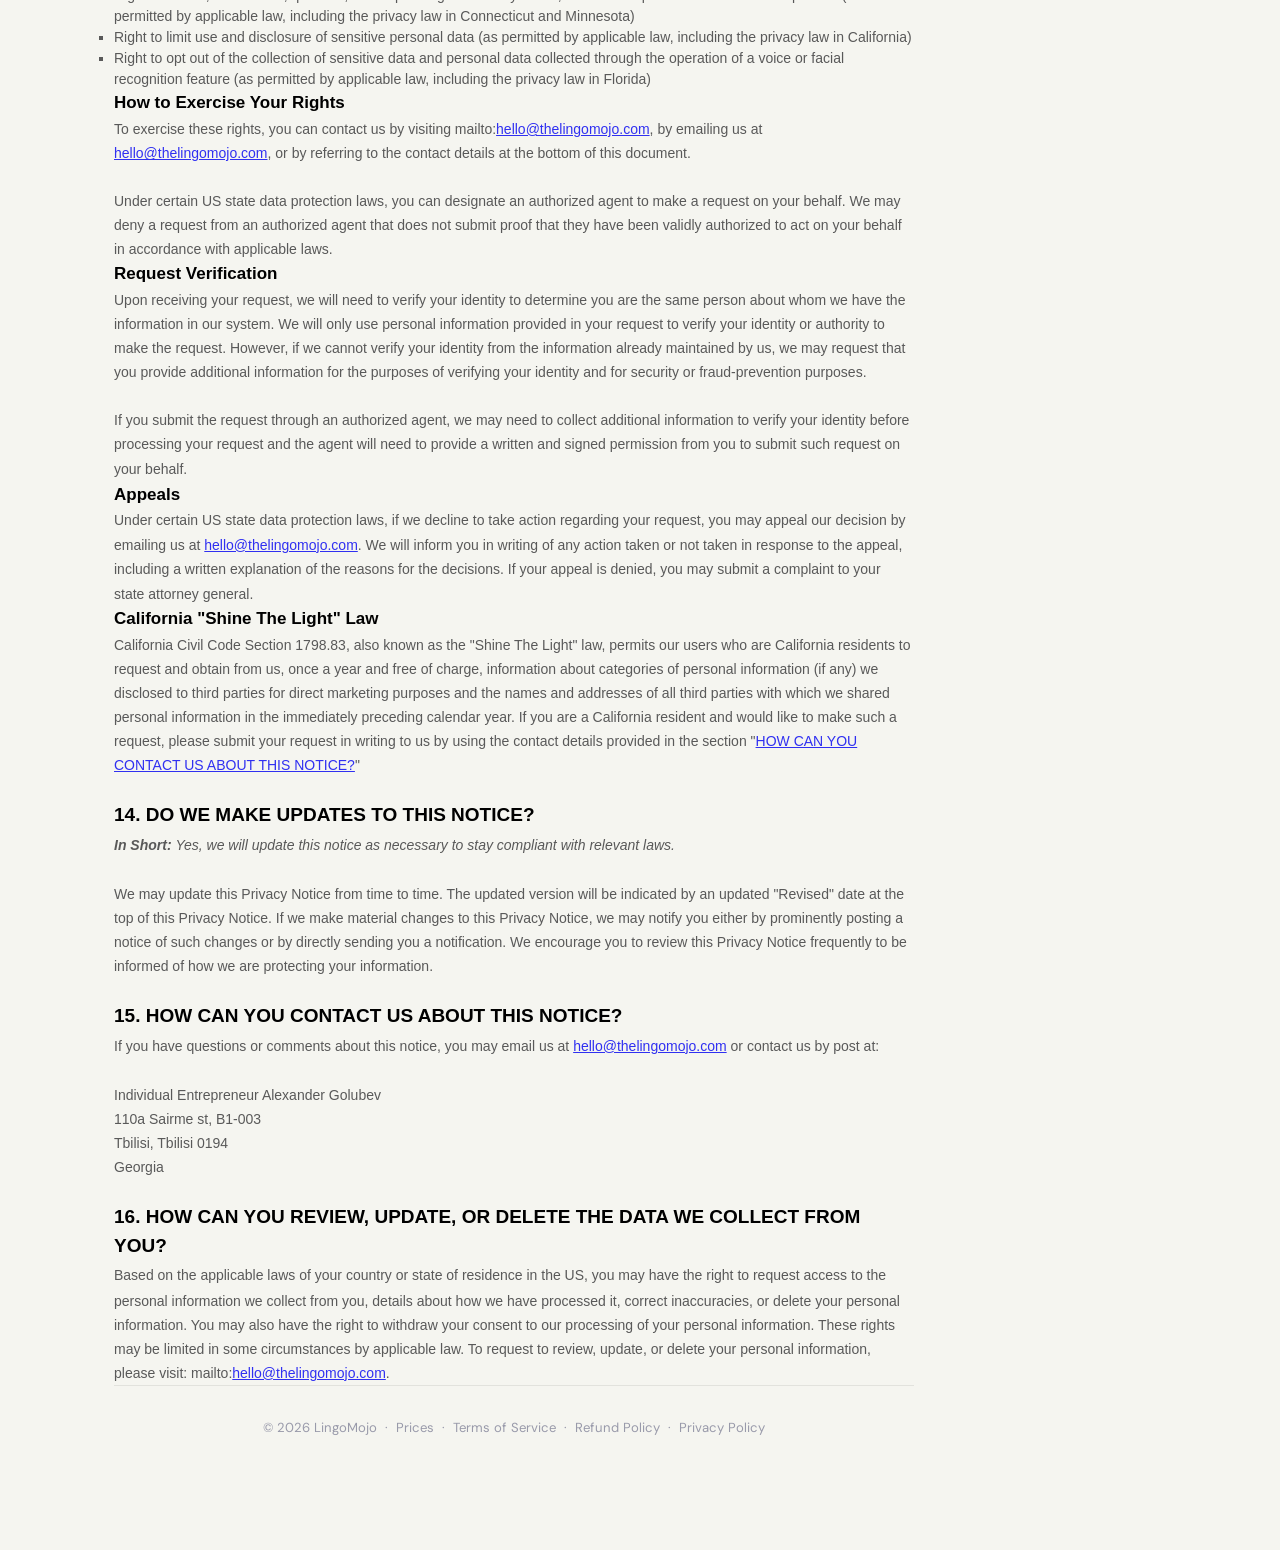
<file: privacy.html>
<!DOCTYPE html>
<html lang="en">
<head>
    <!-- Google tag (gtag.js) -->
    <script async src="https://www.googletagmanager.com/gtag/js?id=G-3QV6QKMQ1N"></script>
    <script>
      window.dataLayer = window.dataLayer || [];
      function gtag(){dataLayer.push(arguments);}
      gtag('js', new Date());
      gtag('config', 'G-3QV6QKMQ1N');
    </script>
    <meta charset="UTF-8">
    <meta name="viewport" content="width=device-width, initial-scale=1.0">
    <title>Privacy Policy — LingoMojo</title>

    <link rel="icon" type="image/png" href="/favicon-96x96.png" sizes="96x96" />
    <link rel="icon" type="image/svg+xml" href="/favicon.svg" />
    <link rel="shortcut icon" href="/favicon.ico" />
    <link rel="apple-touch-icon" sizes="180x180" href="/apple-touch-icon.png" />
    <link rel="manifest" href="/site.webmanifest" />

    <link rel="preconnect" href="https://fonts.googleapis.com">
    <link rel="preconnect" href="https://fonts.gstatic.com" crossorigin>
    <link href="https://fonts.googleapis.com/css2?family=Syne:wght@400;600;700;800&family=DM+Sans:ital,wght@0,300;0,400;0,500;1,300&display=swap" rel="stylesheet">
    <link rel="stylesheet" href="/styles.css">
</head>
<body>

    <header>
        <div class="container">
            <a href="/" class="logo"><img src="/favicon.svg" alt="" class="logo-icon"><span class="logo-wordmark">Lingo<span>Mojo</span></span></a>
            <nav>
                <a href="/"             class="nav-link">Home</a>
                <a href="/pricing.html" class="nav-link">Prices</a>
                <div class="nav-dropdown">
                    <span class="nav-link nav-dropdown-trigger active">Terms ▾</span>
                    <div class="nav-dropdown-menu">
                        <div class="nav-dropdown-inner">
                            <a href="/terms.html">Terms of Service</a>
                            <a href="/refund.html">Refund Policy</a>
                            <a href="/privacy.html" class="active">Privacy Policy</a>
                        </div>
                    </div>
                </div>
                <a href="https://chromewebstore.google.com/detail/lingomojo-%E2%80%94-jokes-and-sla/cbhnfalfcehnldongaeojnlaheihpejl"
                   class="cta-button" target="_blank" rel="noopener">Add to Chrome</a>
            </nav>
        </div>
    </header>

    <div class="container">
        <div class="policy-wrapper">
<style>
  [data-custom-class='body'], [data-custom-class='body'] * {
          background: transparent !important;
        }
[data-custom-class='title'], [data-custom-class='title'] * {
          font-family: Arial !important;
font-size: 26px !important;
color: #000000 !important;
        }
[data-custom-class='subtitle'], [data-custom-class='subtitle'] * {
          font-family: Arial !important;
color: #595959 !important;
font-size: 14px !important;
        }
[data-custom-class='heading_1'], [data-custom-class='heading_1'] * {
          font-family: Arial !important;
font-size: 19px !important;
color: #000000 !important;
        }
[data-custom-class='heading_2'], [data-custom-class='heading_2'] * {
          font-family: Arial !important;
font-size: 17px !important;
color: #000000 !important;
        }
[data-custom-class='body_text'], [data-custom-class='body_text'] * {
          color: #595959 !important;
font-size: 14px !important;
font-family: Arial !important;
        }
[data-custom-class='link'], [data-custom-class='link'] * {
          color: #3030F1 !important;
font-size: 14px !important;
font-family: Arial !important;
word-break: break-word !important;
        }
</style>

      <div data-custom-class="body">
      <div><strong><span style="font-size: 26px;"><span data-custom-class="title"><bdt class="block-component"></bdt><bdt class="question"><h1>PRIVACY POLICY</h1></bdt><bdt class="statement-end-if-in-editor"></bdt></span></span></strong></div><div><span style="color: rgb(127, 127, 127);"><strong><span style="font-size: 15px;"><span data-custom-class="subtitle">Last updated <bdt class="question">April 22, 2026</bdt></span></span></strong></span></div><div><br></div><div><br></div><div><br></div><div style="line-height: 1.5;"><span style="color: rgb(127, 127, 127);"><span style="color: rgb(89, 89, 89); font-size: 15px;"><span data-custom-class="body_text">This Privacy Notice for <bdt class="question noTranslate">Individual Entrepreneur Alexander Golubev</bdt><bdt class="block-component"> (doing business as <bdt class="question noTranslate">LingoMojo</bdt>)<bdt class="statement-end-if-in-editor"></bdt></bdt> (<bdt class="block-component"></bdt>"<strong>we</strong>," "<strong>us</strong>," or "<strong>our</strong>"<bdt class="statement-end-if-in-editor"></bdt></span><span data-custom-class="body_text">), describes how and why we might access, collect, store, use, and/or share (<bdt class="block-component"></bdt>"<strong>process</strong>"<bdt class="statement-end-if-in-editor"></bdt>) your personal information when you use our services (<bdt class="block-component"></bdt>"<strong>Services</strong>"<bdt class="statement-end-if-in-editor"></bdt>), including when you:</span></span></span><span style="font-size: 15px;"><span style="color: rgb(127, 127, 127);"><span data-custom-class="body_text"><span style="color: rgb(89, 89, 89);"><span data-custom-class="body_text"><bdt class="block-component"></bdt></span></span></span></span></span></div><ul><li data-custom-class="body_text" style="line-height: 1.5;"><span style="font-size: 15px; color: rgb(89, 89, 89);"><span style="font-size: 15px; color: rgb(89, 89, 89);"><span data-custom-class="body_text">Visit our website<bdt class="block-component"></bdt> at <span style="color: rgb(0, 58, 250);"><bdt class="question noTranslate"><a target="_blank" data-custom-class="link" href="https://thelingomojo.com">https://thelingomojo.com</a></bdt></span><span style="font-size: 15px;"><span style="color: rgb(89, 89, 89);"><span data-custom-class="body_text"><span style="font-size: 15px;"><span style="color: rgb(89, 89, 89);"><bdt class="statement-end-if-in-editor"> or any website of ours that links to this Privacy Notice</bdt></span></span></span></span></span></span></span></span></li></ul><div><bdt class="block-component"><span style="font-size: 15px;"><span style="font-size: 15px;"><span style="color: rgb(127, 127, 127);"><span data-custom-class="body_text"><span style="color: rgb(89, 89, 89);"><span data-custom-class="body_text"><bdt class="block-component"></bdt></span></span></span></span></span></span></bdt></div><ul><li data-custom-class="body_text" style="line-height: 1.5;"><span style="font-size: 15px; color: rgb(89, 89, 89);"><span style="font-size: 15px; color: rgb(89, 89, 89);"><span data-custom-class="body_text">Download and use<bdt class="block-component"></bdt> our mobile application<bdt class="block-component"></bdt> (<bdt class="question noTranslate">LingoMojo Chrome Extension)<span style="font-size: 15px; color: rgb(89, 89, 89);"><span style="font-size: 15px; color: rgb(89, 89, 89);"><span data-custom-class="body_text"><span style="font-size: 15px;"><span style="color: rgb(89, 89, 89);"><span data-custom-class="body_text"><span style="font-size: 15px;"><span style="color: rgb(89, 89, 89);"><bdt class="statement-end-if-in-editor">,</bdt></span></span></span></span></span></span></span></span></bdt></span><span data-custom-class="body_text"><span style="font-size: 15px;"><span style="color: rgb(89, 89, 89);"><span data-custom-class="body_text"><span style="font-size: 15px;"><span style="color: rgb(89, 89, 89);"><bdt class="statement-end-if-in-editor"><bdt class="block-component"> or any other application of ours that links to this Privacy Notice</bdt></bdt></span></span></span></span></span></span></span></span></li></ul><div style="line-height: 1.5;"><bdt class="block-component"><span style="font-size: 15px;"></span></bdt></div><ul><li data-custom-class="body_text" style="line-height: 1.5;"><span style="font-size: 15px;">Use <bdt class="question noTranslate">LingoMojo Chrome extension</bdt>. <bdt class="question">LingoMojo is a Chrome extension that helps non-native English speakers to understand jokes, slang &amp; cultural references in YouTube videos or text on websites. Using AI-powered technology, it provides instant explanations, and contextual insights to support language learning in everyday browsing.</bdt></span><bdt class="statement-end-if-in-editor"><span style="font-size: 15px;"></span></bdt></li></ul><div style="line-height: 1.5;"><span style="font-size: 15px;"><span style="color: rgb(127, 127, 127);"><span data-custom-class="body_text"><span style="color: rgb(89, 89, 89);"><span data-custom-class="body_text"><bdt class="block-component"></bdt></span></span></span></span></span></div><ul><li data-custom-class="body_text" style="line-height: 1.5;"><span style="font-size: 15px; color: rgb(89, 89, 89);"><span style="font-size: 15px; color: rgb(89, 89, 89);"><span data-custom-class="body_text">Engage with us in other related ways, including any marketing or events<span style="font-size: 15px;"><span style="color: rgb(89, 89, 89);"><span data-custom-class="body_text"><span style="font-size: 15px;"><span style="color: rgb(89, 89, 89);"><bdt class="statement-end-if-in-editor"></bdt></span></span></span></span></span></span></span></span></li></ul><div style="line-height: 1.5;"><span style="font-size: 15px;"><span style="color: rgb(127, 127, 127);"><span data-custom-class="body_text"><strong>Questions or concerns? </strong>Reading this Privacy Notice will help you understand your privacy rights and choices. We are responsible for making decisions about how your personal information is processed. If you do not agree with our policies and practices, please do not use our Services.<bdt class="block-component"></bdt> If you still have any questions or concerns, please contact us at <bdt class="question noTranslate"><a target="_blank" data-custom-class="link" href="mailto:hello@thelingomojo.com">hello@thelingomojo.com</a></bdt>.</span></span></span></div><div style="line-height: 1.5;"><br></div><div style="line-height: 1.5;"><br></div><div style="line-height: 1.5;"><strong><span style="font-size: 15px;"><span data-custom-class="heading_1"><h2>SUMMARY OF KEY POINTS</h2></span></span></strong></div><div style="line-height: 1.5;"><span style="font-size: 15px;"><span data-custom-class="body_text"><strong><em>This summary provides key points from our Privacy Notice, but you can find out more details about any of these topics by clicking the link following each key point or by using our </em></strong></span></span><a data-custom-class="link" href="#toc"><span style="color: rgb(0, 58, 250); font-size: 15px;"><span data-custom-class="body_text"><strong><em>table of contents</em></strong></span></span></a><span style="font-size: 15px;"><span data-custom-class="body_text"><strong><em> below to find the section you are looking for.</em></strong></span></span></div><div style="line-height: 1.5;"><br></div><div style="line-height: 1.5;"><span style="font-size: 15px;"><span data-custom-class="body_text"><strong>What personal information do we process?</strong> When you visit, use, or navigate our Services, we may process personal information depending on how you interact with us and the Services, the choices you make, and the products and features you use. Learn more about </span></span><a data-custom-class="link" href="#personalinfo"><span style="color: rgb(0, 58, 250); font-size: 15px;"><span data-custom-class="body_text">personal information you disclose to us</span></span></a><span data-custom-class="body_text">.</span></div><div style="line-height: 1.5;"><br></div><div style="line-height: 1.5;"><span style="font-size: 15px;"><span data-custom-class="body_text"><strong>Do we process any sensitive personal information? </strong>Some of the information may be considered <bdt class="block-component"></bdt>"special" or "sensitive"<bdt class="statement-end-if-in-editor"></bdt> in certain jurisdictions, for example your racial or ethnic origins, sexual orientation, and religious beliefs. <bdt class="block-component"></bdt>We do not process sensitive personal information.<bdt class="else-block"></bdt></span></span></div><div style="line-height: 1.5;"><br></div><div style="line-height: 1.5;"><span style="font-size: 15px;"><span data-custom-class="body_text"><strong>Do we collect any information from third parties?</strong> <bdt class="block-component"></bdt>We do not collect any information from third parties.<bdt class="else-block"></bdt></span></span></div><div style="line-height: 1.5;"><br></div><div style="line-height: 1.5;"><span style="font-size: 15px;"><span data-custom-class="body_text"><strong>How do we process your information?</strong> We process your information to provide, improve, and administer our Services, communicate with you, for security and fraud prevention, and to comply with law. We may also process your information for other purposes with your consent. We process your information only when we have a valid legal reason to do so. Learn more about </span></span><a data-custom-class="link" href="#infouse"><span style="color: rgb(0, 58, 250); font-size: 15px;"><span data-custom-class="body_text">how we process your information</span></span></a><span data-custom-class="body_text">.</span></div><div style="line-height: 1.5;"><br></div><div style="line-height: 1.5;"><span style="font-size: 15px;"><span data-custom-class="body_text"><strong>In what situations and with which <bdt class="block-component"></bdt>parties do we share personal information?</strong> We may share information in specific situations and with specific <bdt class="block-component"></bdt>third parties. Learn more about </span></span><a data-custom-class="link" href="#whoshare"><span style="color: rgb(0, 58, 250); font-size: 15px;"><span data-custom-class="body_text">when and with whom we share your personal information</span></span></a><span style="font-size: 15px;"><span data-custom-class="body_text">.<bdt class="block-component"></bdt></span></span></div><div style="line-height: 1.5;"><br></div><div style="line-height: 1.5;"><span style="font-size: 15px;"><span data-custom-class="body_text"><strong>How do we keep your information safe?</strong> We have adequate <bdt class="block-component"></bdt>organizational<bdt class="statement-end-if-in-editor"></bdt> and technical processes and procedures in place to protect your personal information. However, no electronic transmission over the internet or information storage technology can be guaranteed to be 100% secure, so we cannot promise or guarantee that hackers, cybercriminals, or other <bdt class="block-component"></bdt>unauthorized<bdt class="statement-end-if-in-editor"></bdt> third parties will not be able to defeat our security and improperly collect, access, steal, or modify your information. Learn more about </span></span><a data-custom-class="link" href="#infosafe"><span style="color: rgb(0, 58, 250); font-size: 15px;"><span data-custom-class="body_text">how we keep your information safe</span></span></a><span data-custom-class="body_text">.</span><span style="font-size: 15px;"><span data-custom-class="body_text"><bdt class="statement-end-if-in-editor"></bdt></span></span></div><div style="line-height: 1.5;"><br></div><div style="line-height: 1.5;"><span style="font-size: 15px;"><span data-custom-class="body_text"><strong>What are your rights?</strong> Depending on where you are located geographically, the applicable privacy law may mean you have certain rights regarding your personal information. Learn more about </span></span><a data-custom-class="link" href="#privacyrights"><span style="color: rgb(0, 58, 250); font-size: 15px;"><span data-custom-class="body_text">your privacy rights</span></span></a><span data-custom-class="body_text">.</span></div><div style="line-height: 1.5;"><br></div><div style="line-height: 1.5;"><span style="font-size: 15px;"><span data-custom-class="body_text"><strong>How do you exercise your rights?</strong> The easiest way to exercise your rights is by <bdt class="block-component"></bdt>visiting <span style="color: rgb(0, 58, 250);"><bdt class="question noTranslate">mailto:<a target="_blank" data-custom-class="link" href="mailto:hello@thelingomojo.com">hello@thelingomojo.com</a></bdt></span><bdt class="else-block"></bdt>, or by contacting us. We will consider and act upon any request in accordance with applicable data protection laws.</span></span></div><div style="line-height: 1.5;"><br></div><div style="line-height: 1.5;"><span style="font-size: 15px;"><span data-custom-class="body_text">Want to learn more about what we do with any information we collect? </span></span><a data-custom-class="link" href="#toc"><span style="color: rgb(0, 58, 250); font-size: 15px;"><span data-custom-class="body_text">Review the Privacy Notice in full</span></span></a><span style="font-size: 15px;"><span data-custom-class="body_text">.</span></span></div><div style="line-height: 1.5;"><br></div><div style="line-height: 1.5;"><br></div><div id="toc" style="line-height: 1.5;"><span style="font-size: 15px;"><span style="color: rgb(127, 127, 127);"><span style="color: rgb(0, 0, 0);"><strong><span data-custom-class="heading_1"><h2>TABLE OF CONTENTS</h2></span></strong></span></span></span></div><div style="line-height: 1.5;"><span style="font-size: 15px;"><a data-custom-class="link" href="#infocollect"><span style="color: rgb(0, 58, 250);">1. WHAT INFORMATION DO WE COLLECT?</span></a></span></div><div style="line-height: 1.5;"><span style="font-size: 15px;"><a data-custom-class="link" href="#infouse"><span style="color: rgb(0, 58, 250);">2. HOW DO WE PROCESS YOUR INFORMATION?<bdt class="block-component"></bdt></span></a></span></div><div style="line-height: 1.5;"><span style="font-size: 15px;"><a data-custom-class="link" href="#legalbases"><span style="color: rgb(0, 58, 250);">3. <span style="font-size: 15px;"><span style="color: rgb(0, 58, 250);">WHAT LEGAL BASES DO WE RELY ON TO PROCESS YOUR PERSONAL INFORMATION?</span></span><bdt class="statement-end-if-in-editor"></bdt></span></a></span></div><div style="line-height: 1.5;"><span style="font-size: 15px;"><span style="color: rgb(0, 58, 250);"><a data-custom-class="link" href="#whoshare">4. WHEN AND WITH WHOM DO WE SHARE YOUR PERSONAL INFORMATION?</a></span><span data-custom-class="body_text"><bdt class="block-component"></bdt></a><span style="color: rgb(127, 127, 127);"><span style="color: rgb(89, 89, 89);"><span data-custom-class="body_text"><span style="color: rgb(89, 89, 89);"><bdt class="block-component"></bdt></span></span></span></span><bdt class="block-component"></bdt></span></div><div style="line-height: 1.5;"><a data-custom-class="link" href="#ai"><span style="color: rgb (0, 58, 250);">5. DO WE OFFER ARTIFICIAL INTELLIGENCE-BASED PRODUCTS?</span></a><span style="font-size: 15px;"><bdt class="statement-end-if-in-editor"></bdt></span></div><div style="line-height: 1.5;"><span style="font-size: 15px;"><span style="color: rgb(127, 127, 127);"><span style="color: rgb(89, 89, 89);"><span data-custom-class="body_text"><span style="color: rgb(89, 89, 89);"><span style="color: rgb(89, 89, 89);"><span style="color: rgb(89, 89, 89);"><bdt class="block-component"></bdt></span></span></span></span></span></span></span></div><div style="line-height: 1.5;"><span style="font-size: 15px;"><a data-custom-class="link" href="#sociallogins"><span style="color: rgb(0, 58, 250);"><span style="color: rgb(0, 58, 250);"><span style="color: rgb(0, 58, 250);">6. HOW DO WE HANDLE YOUR SOCIAL LOGINS?</span></span></span></a><span style="color: rgb(127, 127, 127);"><span style="color: rgb(89, 89, 89);"><span data-custom-class="body_text"><span style="color: rgb(89, 89, 89);"><span style="color: rgb(89, 89, 89);"><span style="color: rgb(89, 89, 89);"><bdt class="statement-end-if-in-editor"></bdt></span></span> <bdt class="block-component"></bdt></span></span></span></span></span></div><div style="line-height: 1.5;"><span style="font-size: 15px;"><a data-custom-class="link" href="#intltransfers"><span style="color: rgb(0, 58, 250);">7. IS YOUR INFORMATION TRANSFERRED INTERNATIONALLY?</span></a><span style="color: rgb(127, 127, 127);"><span style="color: rgb(89, 89, 89);"><span data-custom-class="body_text"><span style="color: rgb(89, 89, 89);"><bdt class="statement-end-if-in-editor"></bdt></span></span></span></span></span></div><div style="line-height: 1.5;"><span style="font-size: 15px;"><a data-custom-class="link" href="#inforetain"><span style="color: rgb(0, 58, 250);">8. HOW LONG DO WE KEEP YOUR INFORMATION?</span></a><span style="color: rgb(127, 127, 127);"><span style="color: rgb(89, 89, 89);"><span data-custom-class="body_text"><span style="color: rgb(89, 89, 89);"><span style="color: rgb(89, 89, 89);"><bdt class="block-component"></bdt></span></span></span></span></span></span></div><div style="line-height: 1.5;"><span style="font-size: 15px;"><a data-custom-class="link" href="#infosafe"><span style="color: rgb(0, 58, 250);">9. HOW DO WE KEEP YOUR INFORMATION SAFE?</span></a><span style="color: rgb(127, 127, 127);"><span style="color: rgb(89, 89, 89);"><span data-custom-class="body_text"><span style="color: rgb(89, 89, 89);"><bdt class="statement-end-if-in-editor"></bdt><bdt class="block-component"></bdt></span></span></span></span></span></div><div style="line-height: 1.5;"><span style="font-size: 15px;"><a data-custom-class="link" href="#infominors"><span style="color: rgb(0, 58, 250);">10. DO WE COLLECT INFORMATION FROM MINORS?</span></a><span style="color: rgb(127, 127, 127);"><span style="color: rgb(89, 89, 89);"><span data-custom-class="body_text"><span style="color: rgb(89, 89, 89);"><bdt class="statement-end-if-in-editor"></bdt></span></span></span></span></span></div><div style="line-height: 1.5;"><span style="font-size: 15px;"><span style="color: rgb(0, 58, 250);"><a data-custom-class="link" href="#privacyrights">11. WHAT ARE YOUR PRIVACY RIGHTS?</a></span></span></div><div style="line-height: 1.5;"><span style="font-size: 15px;"><a data-custom-class="link" href="#DNT"><span style="color: rgb(0, 58, 250);">12. CONTROLS FOR DO-NOT-TRACK FEATURES<bdt class="block-component"></bdt></span></a></span></div><div style="line-height: 1.5;"><span style="font-size: 15px;"><a data-custom-class="link" href="#uslaws"><span style="color: rgb(0, 58, 250);">13. DO UNITED STATES RESIDENTS HAVE SPECIFIC PRIVACY RIGHTS?</span></a></span><bdt class="block-component"><span style="font-size: 15px;"><span data-custom-class="body_text"></span></bdt></span></div><div style="line-height: 1.5;"><bdt class="block-component"><span style="font-size: 15px;"></bdt><bdt class="block-component"></bdt><bdt class="block-component"></bdt><bdt class="block-component"></bdt><bdt class="block-component"></bdt><bdt class="block-component"></bdt><bdt class="block-component"></bdt><bdt class="block-component"></bdt><bdt class="block-component"></bdt><bdt class="block-component"></span></bdt></div><div style="line-height: 1.5;"><span style="font-size: 15px;"><a data-custom-class="link" href="#policyupdates"><span style="color: rgb(0, 58, 250);">14. DO WE MAKE UPDATES TO THIS NOTICE?</span></a></span></div><div style="line-height: 1.5;"><a data-custom-class="link" href="#contact"><span style="color: rgb(0, 58, 250); font-size: 15px;">15. HOW CAN YOU CONTACT US ABOUT THIS NOTICE?</span></a></div><div style="line-height: 1.5;"><a data-custom-class="link" href="#request"><span style="color: rgb(0, 58, 250);">16. HOW CAN YOU REVIEW, UPDATE, OR DELETE THE DATA WE COLLECT FROM YOU?</span></a></div><div style="line-height: 1.5;"><br></div><div style="line-height: 1.5;"><br></div><div id="infocollect" style="line-height: 1.5;"><span style="color: rgb(0, 0, 0);"><span style="color: rgb(0, 0, 0); font-size: 15px;"><span style="font-size: 15px; color: rgb(0, 0, 0);"><span style="font-size: 15px; color: rgb(0, 0, 0);"><span id="control" style="color: rgb(0, 0, 0);"><strong><span data-custom-class="heading_1"><h2>1. WHAT INFORMATION DO WE COLLECT?</h2></span></strong></span></span></span></span></span><span data-custom-class="heading_2" id="personalinfo" style="color: rgb(0, 0, 0);"><span style="font-size: 15px;"><strong><h3>Personal information you disclose to us</h3></strong></span></span><span style="color: rgb(127, 127, 127);"><span style="color: rgb(89, 89, 89); font-size: 15px;"><span data-custom-class="body_text"><span style="font-size: 15px; color: rgb(89, 89, 89);"><span style="font-size: 15px; color: rgb(89, 89, 89);"><span data-custom-class="body_text"><strong><em>In Short:</em></strong></span></span></span></span><span data-custom-class="body_text"><span style="font-size: 15px; color: rgb(89, 89, 89);"><span style="font-size: 15px; color: rgb(89, 89, 89);"><span data-custom-class="body_text"><strong><em> </em></strong><em>We collect personal information that you provide to us.</em></span></span></span></span></span></span></div><div style="line-height: 1.5;"><br></div><div style="line-height: 1.5;"><span style="font-size: 15px; color: rgb(89, 89, 89);"><span style="font-size: 15px; color: rgb(89, 89, 89);"><span data-custom-class="body_text">We collect personal information that you voluntarily provide to us when you <span style="font-size: 15px;"><bdt class="block-component"></bdt></span>register on the Services, </span><span style="font-size: 15px;"><span data-custom-class="body_text"><span style="font-size: 15px;"><bdt class="statement-end-if-in-editor"></bdt></span></span><span data-custom-class="body_text">express an interest in obtaining information about us or our products and Services, when you participate in activities on the Services, or otherwise when you contact us.</span></span></span></span></div><div style="line-height: 1.5;"><br></div><div style="line-height: 1.5;"><span style="font-size: 15px; color: rgb(89, 89, 89);"><span style="font-size: 15px; color: rgb(89, 89, 89);"><span data-custom-class="body_text"><span style="font-size: 15px;"><bdt class="block-component"></bdt></span></span></span></span></div><div style="line-height: 1.5;"><span style="font-size: 15px; color: rgb(89, 89, 89);"><span style="font-size: 15px; color: rgb(89, 89, 89);"><span data-custom-class="body_text"><strong>Personal Information Provided by You.</strong> The personal information that we collect depends on the context of your interactions with us and the Services, the choices you make, and the products and features you use. The personal information we collect may include the following:<span style="font-size: 15px;"><span data-custom-class="body_text"><bdt class="forloop-component"></bdt></span></span></span></span></span></div><ul><li data-custom-class="body_text" style="line-height: 1.5;"><span style="font-size: 15px; color: rgb(89, 89, 89);"><span style="font-size: 15px; color: rgb(89, 89, 89);"><span data-custom-class="body_text"><span style="font-size: 15px;"><span data-custom-class="body_text"><bdt class="question">email addresses</bdt></span></span></span></span></span></li></ul><div style="line-height: 1.5;"><span style="font-size: 15px; color: rgb(89, 89, 89);"><span style="font-size: 15px; color: rgb(89, 89, 89);"><span data-custom-class="body_text"><span style="font-size: 15px;"><span data-custom-class="body_text"><bdt class="forloop-component"></bdt></span></span></span></span></span></div><ul><li data-custom-class="body_text" style="line-height: 1.5;"><span style="font-size: 15px; color: rgb(89, 89, 89);"><span style="font-size: 15px; color: rgb(89, 89, 89);"><span data-custom-class="body_text"><span style="font-size: 15px;"><span data-custom-class="body_text"><bdt class="question">usernames</bdt></span></span></span></span></span></li></ul><div style="line-height: 1.5;"><span style="font-size: 15px; color: rgb(89, 89, 89);"><span style="font-size: 15px; color: rgb(89, 89, 89);"><span data-custom-class="body_text"><span style="font-size: 15px;"><span data-custom-class="body_text"><bdt class="forloop-component"></bdt></span></span></span></span></span></div><ul><li data-custom-class="body_text" style="line-height: 1.5;"><span style="font-size: 15px; color: rgb(89, 89, 89);"><span style="font-size: 15px; color: rgb(89, 89, 89);"><span data-custom-class="body_text"><span style="font-size: 15px;"><span data-custom-class="body_text"><bdt class="question">contact or authentication data</bdt></span></span></span></span></span></li></ul><div style="line-height: 1.5;"><span style="font-size: 15px; color: rgb(89, 89, 89);"><span style="font-size: 15px; color: rgb(89, 89, 89);"><span data-custom-class="body_text"><span style="font-size: 15px;"><span data-custom-class="body_text"><bdt class="forloop-component"></bdt></span><span data-custom-class="body_text"><bdt class="statement-end-if-in-editor"></bdt></span></span></span></span></span></div><div id="sensitiveinfo" style="line-height: 1.5;"><span style="font-size: 15px;"><span data-custom-class="body_text"><strong>Sensitive Information.</strong> <bdt class="block-component"></bdt>We do not process sensitive information.</span></span></div><div style="line-height: 1.5;"><br></div><div style="line-height: 1.5;"><span style="font-size: 15px;"><span data-custom-class="body_text"><bdt class="else-block"></bdt></span></span><span style="font-size: 15px; color: rgb(89, 89, 89);"><span style="font-size: 15px; color: rgb(89, 89, 89);"><span data-custom-class="body_text"><span style="font-size: 15px;"><span data-custom-class="body_text"><bdt class="block-component"></bdt></span></span></span></span></span></div><div style="line-height: 1.5;"><span style="font-size: 15px; color: rgb(89, 89, 89);"><span style="font-size: 15px; color: rgb(89, 89, 89);"><span data-custom-class="body_text"><strong>Payment Data.</strong> We may collect data necessary to process your payment if you choose to make purchases, such as your payment instrument number, and the security code associated with your payment instrument. All payment data is handled and stored by our payment processor, who acts as Merchant of Record for all transactions. You may find their privacy notice via their website.</div><div style="line-height: 1.5;"><br></div><div style="line-height: 1.5;"><span style="font-size: 15px; color: rgb(89, 89, 89);"><span style="font-size: 15px; color: rgb(89, 89, 89);"><span data-custom-class="body_text"><span style="font-size: 15px;"><span data-custom-class="body_text"><bdt class="statement-end-if-in-editor"><bdt class="block-component"></bdt></bdt></span></span></span></span></span></div><div style="line-height: 1.5;"><span style="font-size: 15px; color: rgb(89, 89, 89);"><span style="font-size: 15px; color: rgb(89, 89, 89);"><span data-custom-class="body_text"><strong>Social Media Login Data. </strong>We may provide you with the option to register with us using your existing social media account details, like your Google account. If you choose to register in this way, we will collect certain profile information about you from the social media provider, as described in the section called <bdt class="block-component"></bdt>"<bdt class="statement-end-if-in-editor"></bdt><span style="font-size: 15px;"><span data-custom-class="body_text"><span style="font-size: 15px;"><span style="color: rgb(0, 58, 250);"><a data-custom-class="link" href="#sociallogins">HOW DO WE HANDLE YOUR SOCIAL LOGINS?</a></span></span></span></span><bdt class="block-component"></bdt>"<bdt class="statement-end-if-in-editor"></bdt> below.</span></span></span></div><div style="line-height: 1.5;"><br></div><div style="line-height: 1.5;"><span style="font-size: 15px; color: rgb(89, 89, 89);"><span style="font-size: 15px; color: rgb(89, 89, 89);"><span data-custom-class="body_text"><span style="font-size: 15px;"><bdt class="statement-end-if-in-editor"><bdt class="statement-end-if-in-editor"></bdt></bdt></span></span></span></span><bdt class="block-component"><bdt class="block-component"></span></span></bdt></div><div style="line-height: 1.5;"><span style="font-size: 15px; color: rgb(89, 89, 89);"><span style="font-size: 15px; color: rgb(89, 89, 89);"><span data-custom-class="body_text">All personal information that you provide to us must be true, complete, and accurate, and you must notify us of any changes to such personal information.</span></span></span></div><div style="line-height: 1.5;"><span style="font-size: 15px; color: rgb(89, 89, 89);"><span style="font-size: 15px; color: rgb(89, 89, 89);"><span data-custom-class="body_text"><bdt class="block-component"></bdt></span></span></span><span data-custom-class="heading_2" style="color: rgb(0, 0, 0);"><span style="font-size: 15px;"><strong><h3>Information automatically collected</h3></strong></span></span><span style="color: rgb(127, 127, 127);"><span style="color: rgb(89, 89, 89); font-size: 15px;"><span data-custom-class="body_text"><span style="font-size: 15px; color: rgb(89, 89, 89);"><span style="font-size: 15px; color: rgb(89, 89, 89);"><span data-custom-class="body_text"><strong><em>In Short:</em></strong></span></span></span></span><span data-custom-class="body_text"><span style="font-size: 15px; color: rgb(89, 89, 89);"><span style="font-size: 15px; color: rgb(89, 89, 89);"><span data-custom-class="body_text"><strong><em> </em></strong><em>Some information — such as your Internet Protocol (IP) address and/or browser and device characteristics — is collected automatically when you visit our Services.</em></span></span></span></span></span></span></div><div style="line-height: 1.5;"><br></div><div style="line-height: 1.5;"><span style="font-size: 15px; color: rgb(89, 89, 89);"><span style="font-size: 15px; color: rgb(89, 89, 89);"><span data-custom-class="body_text">We automatically collect certain information when you visit, use, or navigate the Services. This information does not reveal your specific identity (like your name or contact information) but may include device and usage information, such as your IP address, browser and device characteristics, operating system, language preferences, referring URLs, device name, country, location, information about how and when you use our Services, and other technical information. This information is primarily needed to maintain the security and operation of our Services, and for our internal analytics and reporting purposes.</span></span></span></div><div style="line-height: 1.5;"><br></div><div style="line-height: 1.5;"><span style="font-size: 15px; color: rgb(89, 89, 89);"><span style="font-size: 15px; color: rgb(89, 89, 89);"><span data-custom-class="body_text"><bdt class="block-component"></span></bdt></span><span data-custom-class="body_text"><bdt class="block-component"></bdt></span></span></span></div><div style="line-height: 1.5;"><span style="font-size: 15px; color: rgb(89, 89, 89);"><span style="font-size: 15px; color: rgb(89, 89, 89);"><span data-custom-class="body_text">The information we collect includes:<bdt class="block-component"></bdt></span></span></span></div><ul><li data-custom-class="body_text" style="line-height: 1.5;"><span style="font-size: 15px; color: rgb(89, 89, 89);"><span style="font-size: 15px; color: rgb(89, 89, 89);"><span data-custom-class="body_text"><em>Log and Usage Data.</em> Log and usage data is service-related, diagnostic, usage, and performance information our servers automatically collect when you access or use our Services and which we record in log files. Depending on how you interact with us, this log data may include your IP address, device information, browser type, and settings and information about your activity in the Services<span style="font-size: 15px;"> </span>(such as the date/time stamps associated with your usage, pages and files viewed, searches, and other actions you take such as which features you use), device event information (such as system activity, error reports (sometimes called <bdt class="block-component"></bdt>"crash dumps"<bdt class="statement-end-if-in-editor"></bdt>), and hardware settings).<span style="font-size: 15px;"><span style="color: rgb(89, 89, 89);"><span data-custom-class="body_text"><span style="font-size: 15px;"><span style="color: rgb(89, 89, 89);"><bdt class="statement-end-if-in-editor"></bdt></span></span></span></span></span></span></span></span></li></ul><div style="line-height: 1.5;"><bdt class="block-component"><span style="font-size: 15px;"><span data-custom-class="body_text"></span></span></bdt></div><ul><li data-custom-class="body_text" style="line-height: 1.5;"><span style="font-size: 15px; color: rgb(89, 89, 89);"><span style="font-size: 15px; color: rgb(89, 89, 89);"><span data-custom-class="body_text"><em>Device Data.</em> We collect device data such as information about your computer, phone, tablet, or other device you use to access the Services. Depending on the device used, this device data may include information such as your IP address (or proxy server), device and application identification numbers, location, browser type, hardware model, Internet service provider and/or mobile carrier, operating system, and system configuration information.<span style="font-size: 15px;"><span style="color: rgb(89, 89, 89);"><span data-custom-class="body_text"><span style="font-size: 15px;"><span style="color: rgb(89, 89, 89);"><bdt class="statement-end-if-in-editor"></bdt></span></span></span></span></span></span></span></span></li></ul><div style="line-height: 1.5;"><bdt class="block-component"><span style="font-size: 15px;"><span data-custom-class="body_text"></bdt></span></span></span></span></span></span></span></span></li></ul><div><bdt class="block-component"><span style="font-size: 15px;"></bdt></bdt><bdt class="statement-end-if-in-editor"></bdt></bdt></span></span></span><bdt class="block-component"><span style="font-size: 15px;"></span></bdt></div><div style="line-height: 1.5;"><span style="font-size: 15px;"><strong><span data-custom-class="heading_2"><h3>Google API</h3></span></strong><span data-custom-class="body_text">Our use of information received from Google APIs will adhere to </span></span><a data-custom-class="link" href="https://developers.google.com/terms/api-services-user-data-policy" rel="noopener noreferrer" target="_blank"><span style="color: rgb(0, 58, 250); font-size: 15px;"><span data-custom-class="body_text">Google API Services User Data Policy</span></span></a><span style="font-size: 15px;"><span data-custom-class="body_text">, including the </span></span><a data-custom-class="link" href="https://developers.google.com/terms/api-services-user-data-policy#limited-use" rel="noopener noreferrer" target="_blank"><span style="color: rgb(0, 58, 250); font-size: 15px;"><span data-custom-class="body_text">Limited Use requirements</span></span></a><span style="font-size: 15px;"><span data-custom-class="body_text">.</span> <br></span></div><div><span style="font-size: 15px;"><br></span></div><div style="line-height: 1.5;"><bdt class="statement-end-if-in-editor"><span style="font-size: 15px;"></span></bdt><span style="font-size: 15px; color: rgb(89, 89, 89);"><span style="font-size: 15px; color: rgb(89, 89, 89);"><span data-custom-class="body_text"><span style="color: rgb(89, 89, 89); font-size: 15px;"><span data-custom-class="body_text"><span style="color: rgb(89, 89, 89); font-size: 15px;"><span data-custom-class="body_text"><bdt class="statement-end-if-in-editor"><bdt class="block-component"></bdt></bdt></span></span></span></span></bdt></span></span></span></span></span></span></span></span><span style="font-size: 15px;"><span data-custom-class="body_text"><bdt class="block-component"></bdt></span></span></div><div style="line-height: 1.5;"><br></div><div id="infouse" style="line-height: 1.5;"><span style="color: rgb(127, 127, 127);"><span style="color: rgb(89, 89, 89); font-size: 15px;"><span style="font-size: 15px; color: rgb(89, 89, 89);"><span style="font-size: 15px; color: rgb(89, 89, 89);"><span id="control" style="color: rgb(0, 0, 0);"><strong><span data-custom-class="heading_1"><h2>2. HOW DO WE PROCESS YOUR INFORMATION?</h2></span></strong></span></span></span><span data-custom-class="body_text"><span style="font-size: 15px; color: rgb(89, 89, 89);"><span style="font-size: 15px; color: rgb(89, 89, 89);"><span data-custom-class="body_text"><strong><em>In Short: </em></strong><em>We process your information to provide, improve, and administer our Services, communicate with you, for security and fraud prevention, and to comply with law.<bdt class="block-component"></bdt> We may also process your information for other purposes <bdt class="block-component"></bdt>with your<bdt class="statement-end-if-in-editor"></bdt> consent.</em></span></span></span></span></span></span></div><div style="line-height: 1.5;"><br></div><div style="line-height: 1.5;"><span style="font-size: 15px; color: rgb(89, 89, 89);"><span style="font-size: 15px; color: rgb(89, 89, 89);"><span data-custom-class="body_text"><strong>We process your personal information for a variety of reasons, depending on how you interact with our Services, including:</strong><bdt class="block-component"></bdt></span></span></span></div><ul><li data-custom-class="body_text" style="line-height: 1.5;"><span style="font-size: 15px; color: rgb(89, 89, 89);"><span style="font-size: 15px; color: rgb(89, 89, 89);"><span data-custom-class="body_text"><strong>To facilitate account creation and authentication and otherwise manage user accounts. </strong>We may process your information so you can create and log in to your account, as well as keep your account in working order.<span style="font-size: 15px; color: rgb(89, 89, 89);"><span style="font-size: 15px; color: rgb(89, 89, 89);"><span data-custom-class="body_text"><span style="font-size: 15px;"><span style="color: rgb(89, 89, 89);"><span data-custom-class="body_text"><span style="font-size: 15px;"><span style="color: rgb(89, 89, 89);"><span data-custom-class="body_text"><bdt class="statement-end-if-in-editor"></bdt></span></span></span></span></span></span></span></span></span></span></span></span></li></ul><div style="line-height: 1.5;"><span style="font-size: 15px; color: rgb(89, 89, 89);"><span style="font-size: 15px; color: rgb(89, 89, 89);"><span data-custom-class="body_text"><bdt class="block-component"></bdt></span></span></span></span></span></span></span></span></span></span></span></span></span></span></span></li></ul><div style="line-height: 1.5;"><span style="font-size: 15px; color: rgb(89, 89, 89);"><span style="font-size: 15px; color: rgb(89, 89, 89);"><span data-custom-class="body_text"><bdt class="block-component"></bdt></span></span></span></div><ul><li data-custom-class="body_text" style="line-height: 1.5;"><span style="font-size: 15px; color: rgb(89, 89, 89);"><span style="font-size: 15px; color: rgb(89, 89, 89);"><span data-custom-class="body_text"><strong>To deliver and facilitate delivery of services to the user. </strong>We may process your information to provide you with the requested service.<span style="font-size: 15px;"><span style="color: rgb(89, 89, 89);"><span data-custom-class="body_text"><span style="font-size: 15px; color: rgb(89, 89, 89);"><span style="font-size: 15px; color: rgb(89, 89, 89);"><span data-custom-class="body_text"><span style="font-size: 15px; color: rgb(89, 89, 89);"><span style="font-size: 15px; color: rgb(89, 89, 89);"><span data-custom-class="body_text"><span style="font-size: 15px; color: rgb(89, 89, 89);"><span style="font-size: 15px; color: rgb(89, 89, 89);"><span data-custom-class="body_text"><span style="font-size: 15px;"><span style="color: rgb(89, 89, 89);"><span data-custom-class="body_text"><span style="font-size: 15px;"><span style="color: rgb(89, 89, 89);"><span data-custom-class="body_text"><bdt class="statement-end-if-in-editor"></bdt></span></span></span></span></span></span></span></span></span></span></span></span></span></span></span></span></span></span></span></span></span></li></ul><div style="line-height: 1.5;"><span style="font-size: 15px; color: rgb(89, 89, 89);"><span style="font-size: 15px; color: rgb(89, 89, 89);"><span data-custom-class="body_text"><bdt class="block-component"></bdt></span></span></span></span></span></span></span></span></span></span></span></span></li></ul><div style="line-height: 1.5;"><span style="font-size: 15px; color: rgb(89, 89, 89);"><span style="font-size: 15px; color: rgb(89, 89, 89);"><span data-custom-class="body_text"><bdt class="block-component"></bdt></span></span></span></div><ul><li data-custom-class="body_text" style="line-height: 1.5;"><span style="font-size: 15px; color: rgb(89, 89, 89);"><span style="font-size: 15px; color: rgb(89, 89, 89);"><span data-custom-class="body_text"><strong>To respond to user inquiries/offer support to users. </strong>We may process your information to respond to your inquiries and solve any potential issues you might have with the requested service.<bdt class="statement-end-if-in-editor"></bdt></span></span></span></li></ul><div style="line-height: 1.5;"><bdt class="block-component"><span style="font-size: 15px;"></bdt></span></span></span></span></span></span></li></ul><div style="line-height: 1.5;"><bdt class="block-component"><span style="font-size: 15px;"></span></bdt></div><ul><li data-custom-class="body_text" style="line-height: 1.5;"><span style="font-size: 15px; color: rgb(89, 89, 89);"><span style="font-size: 15px; color: rgb(89, 89, 89);"><span data-custom-class="body_text"><strong>To send administrative information to you. </strong>We may process your information to send you details about our products and services, changes to our terms and policies, and other similar information.<span style="font-size: 15px; color: rgb(89, 89, 89);"><span style="font-size: 15px; color: rgb(89, 89, 89);"><span data-custom-class="body_text"><span style="font-size: 15px; color: rgb(89, 89, 89);"><span style="font-size: 15px; color: rgb(89, 89, 89);"><span data-custom-class="body_text"><bdt class="statement-end-if-in-editor"></bdt></span></span></span></span></span></span></span></span></span></li></ul><div style="line-height: 1.5;"><bdt class="block-component"><span style="font-size: 15px;"></bdt></span></span></span></span></span></span></span></span></span></span></span></span></li></ul><div style="line-height: 1.5;"><bdt class="block-component"><span style="font-size: 15px;"><span data-custom-class="body_text"></span></span></bdt></div><ul><li data-custom-class="body_text" style="line-height: 1.5;"><span data-custom-class="body_text"><span style="font-size: 15px;"><strong>To <bdt class="block-component"></bdt>fulfill<bdt class="statement-end-if-in-editor"></bdt> and manage your orders.</strong> We may process your information to <bdt class="block-component"></bdt>fulfill<bdt class="statement-end-if-in-editor"></bdt> and manage your orders, payments, returns, and exchanges made through the Services.</span></span><bdt class="statement-end-if-in-editor"><span style="font-size: 15px;"><span data-custom-class="body_text"></span></span></bdt></li></ul><p style="font-size: 15px; line-height: 1.5;"><bdt class="block-component"><span style="font-size: 15px;"></bdt></span></span></span></span></span></span></span></span></span></span></span></li></ul><p style="font-size: 15px; line-height: 1.5;"><bdt class="block-component"><span style="font-size: 15px;"></bdt></span></span></span></span></span></span></span></span></span></span></span></li></ul><p style="font-size: 15px; line-height: 1.5;"><bdt class="block-component"></bdt></span></span></span></span></span></span></span></span></span></span></span></li></ul><p style="font-size: 15px; line-height: 1.5;"><bdt class="block-component"></bdt></p><ul><li data-custom-class="body_text" style="line-height: 1.5;"><span style="font-size: 15px;"><span style="color: rgb(89, 89, 89);"><span style="color: rgb(89, 89, 89);"><span data-custom-class="body_text"><strong>To request feedback. </strong>We may process your information when necessary to request feedback and to contact you about your use of our Services.<span style="color: rgb(89, 89, 89);"><span style="color: rgb(89, 89, 89);"><span data-custom-class="body_text"><span style="color: rgb(89, 89, 89);"><span data-custom-class="body_text"><span style="color: rgb(89, 89, 89);"><span data-custom-class="body_text"><bdt class="statement-end-if-in-editor"></bdt></span></span></span></span></span></span></span></span></span></span></span></li></ul><div style="line-height: 1.5;"><bdt class="block-component"><span style="font-size: 15px;"><span data-custom-class="body_text"></span></bdt></span></li></ul><div style="line-height: 1.5;"><bdt class="block-component"><span style="font-size: 15px;"></span></bdt></div><ul><li data-custom-class="body_text" style="line-height: 1.5;"><span style="font-size: 15px; color: rgb(89, 89, 89);"><span style="font-size: 15px; color: rgb(89, 89, 89);"><span data-custom-class="body_text"><strong>To send you marketing and promotional communications. </strong>We may process the personal information you send to us for our marketing purposes, if this is in accordance with your marketing preferences. You can opt out of our marketing emails at any time. For more information, see <bdt class="block-component"></bdt>"<bdt class="statement-end-if-in-editor"></bdt></span></span></span><a data-custom-class="link" href="#privacyrights"><span style="font-size: 15px; color: rgb(0, 58, 250);"><span style="font-size: 15px; color: rgb(0, 58, 250);"><span data-custom-class="body_text">WHAT ARE YOUR PRIVACY RIGHTS?</span></span></span></a><span style="font-size: 15px; color: rgb(89, 89, 89);"><span style="font-size: 15px; color: rgb(89, 89, 89);"><span data-custom-class="body_text"><bdt class="block-component"></bdt>"<bdt class="statement-end-if-in-editor"></bdt> below.</span><span data-custom-class="body_text"><bdt class="statement-end-if-in-editor"></bdt></span></span></span></li></ul><div style="line-height: 1.5;"><bdt class="block-component"><span style="font-size: 15px;"></bdt></span></span></span></li></ul><div style="line-height: 1.5;"><span style="font-size: 15px;"><bdt class="block-component"><span data-custom-class="body_text"></bdt></span></span></li></ul><div style="line-height: 1.5;"><bdt class="block-component"><span style="font-size: 15px;"><span data-custom-class="body_text"></bdt></span></span></li></ul><div style="line-height: 1.5;"><bdt class="block-component"><span style="font-size: 15px;"><span data-custom-class="body_text"></span></span></bdt></li></ul><div style="line-height: 1.5;"><bdt class="block-component"><span style="font-size: 15px;"><span data-custom-class="body_text"></span></span></bdt></div><ul><li data-custom-class="body_text" style="line-height: 1.5;"><span data-custom-class="body_text"><span style="font-size: 15px;"><strong>To protect our Services.</strong> We may process your information as part of our efforts to keep our Services safe and secure, including fraud monitoring and prevention.</span></span><bdt class="statement-end-if-in-editor"><span style="font-size: 15px;"><span data-custom-class="body_text"></span></span></bdt></li></ul><div style="line-height: 1.5;"><bdt class="block-component"><span style="font-size: 15px;"><span data-custom-class="body_text"></span></span></bdt></li></ul><div style="line-height: 1.5;"><bdt class="block-component"><span style="font-size: 15px;"><span data-custom-class="body_text"></span></span></bdt></li></ul><div style="line-height: 1.5;"><bdt class="block-component"><span style="font-size: 15px;"><span data-custom-class="body_text"></span></span></bdt></li></ul><div style="line-height: 1.5;"><bdt class="block-component"><span style="font-size: 15px;"><span data-custom-class="body_text"></span></span></bdt></div><ul><li data-custom-class="body_text" style="line-height: 1.5;"><span data-custom-class="body_text"><span style="font-size: 15px;"><strong>To identify usage trends.</strong> We may process information about how you use our Services to better understand how they are being used so we can improve them.</span></span><bdt class="statement-end-if-in-editor"><span style="font-size: 15px;"><span data-custom-class="body_text"></span></span></bdt></li></ul><div style="line-height: 1.5;"><bdt class="block-component"><span style="font-size: 15px;"><span data-custom-class="body_text"></bdt></span></span></li></ul><div style="line-height: 1.5;"><bdt class="block-component"><span style="font-size: 15px;"><span data-custom-class="body_text"></span></span></bdt></div><ul><li data-custom-class="body_text" style="line-height: 1.5;"><span style="font-size: 15px;"><span data-custom-class="body_text"><strong>To determine the effectiveness of our marketing and promotional campaigns.</strong> We may process your information to better understand how to provide marketing and promotional campaigns that are most relevant to you.<bdt class="statement-end-if-in-editor"></bdt></span></span></li></ul><div style="line-height: 1.5;"><bdt class="block-component"><span style="font-size: 15px;"><span data-custom-class="body_text"></bdt></span></span></li></ul><div style="line-height: 1.5;"><bdt class="block-component"><span style="font-size: 15px;"><span data-custom-class="body_text"></span></span></bdt></div><ul><li data-custom-class="body_text" style="line-height: 1.5;"><span data-custom-class="body_text"><span style="font-size: 15px;"><strong>To save or protect an individual's vital interest.</strong> We may process your information when necessary to save or protect an individual’s vital interest, such as to prevent harm.</span></span><bdt class="statement-end-if-in-editor"><span style="font-size: 15px;"><span data-custom-class="body_text"></span></span></bdt></li></ul><div style="line-height: 1.5;"><bdt class="block-component"><span style="font-size: 15px;"><span data-custom-class="body_text"></span></span></bdt><bdt class="block-component"><span style="font-size: 15px;"><span data-custom-class="body_text"></bdt></span></span><bdt class="block-component"><span style="font-size: 15px;"><span data-custom-class="body_text"></span></span></bdt><bdt class="block-component"><span style="font-size: 15px;"><span data-custom-class="body_text"></span></span></bdt></div><div style="line-height: 1.5;"><br></div><div id="legalbases" style="line-height: 1.5;"><strong><span style="font-size: 15px;"><span data-custom-class="heading_1"><h2>3. WHAT LEGAL BASES DO WE RELY ON TO PROCESS YOUR INFORMATION?</h2></span></span></strong><em><span style="font-size: 15px;"><span data-custom-class="body_text"><strong>In Short: </strong>We only process your personal information when we believe it is necessary and we have a valid legal reason (i.e.<bdt class="block-component"></bdt>,<bdt class="statement-end-if-in-editor"></bdt> legal basis) to do so under applicable law, like with your consent, to comply with laws, to provide you with services to enter into or <bdt class="block-component"></bdt>fulfill<bdt class="statement-end-if-in-editor"></bdt> our contractual obligations, to protect your rights, or to <bdt class="block-component"></bdt>fulfill<bdt class="statement-end-if-in-editor"></bdt> our legitimate business interests.</span></span></em></div><div style="line-height: 1.5;"><span style="font-size: 15px;"><span data-custom-class="body_text"><bdt class="block-component"></bdt></span><span data-custom-class="body_text"><bdt class="block-component"></bdt></span></span></div><div style="line-height: 1.5;"><br></div><div style="line-height: 1.5;"><em><span style="font-size: 15px;"><span data-custom-class="body_text"><strong><u>If you are located in the EU or UK, this section applies to you.</u></strong></span></span></em></div><div style="line-height: 1.5;"><br></div><div style="line-height: 1.5;"><span style="font-size: 15px;"><span data-custom-class="body_text"><bdt class="statement-end-if-in-editor"></bdt></span></span></div><div style="line-height: 1.5;"><span style="font-size: 15px;"><span data-custom-class="body_text">The General Data Protection Regulation (GDPR) and UK GDPR require us to explain the valid legal bases we rely on in order to process your personal information. As such, we may rely on the following legal bases to process your personal information:</span></span></div><ul><li data-custom-class="body_text" style="line-height: 1.5;"><span style="font-size: 15px;"><span data-custom-class="body_text"><strong>Consent. </strong>We may process your information if you have given us permission (i.e.<bdt class="block-component"></bdt>,<bdt class="statement-end-if-in-editor"></bdt> consent) to use your personal information for a specific purpose. You can withdraw your consent at any time. Learn more about </span></span><a data-custom-class="link" href="#withdrawconsent"><span style="color: rgb(0, 58, 250); font-size: 15px;"><span data-custom-class="body_text">withdrawing your consent</span></span></a><span data-custom-class="body_text">.</span></li></ul><div style="line-height: 1.5;"><bdt class="block-component"><span style="font-size: 15px;"><span data-custom-class="body_text"></span></span></bdt></div><ul><li data-custom-class="body_text" style="line-height: 1.5;"><span data-custom-class="body_text"><span style="font-size: 15px;"><strong>Performance of a Contract.</strong> We may process your personal information when we believe it is necessary to <bdt class="block-component"></bdt>fulfill<bdt class="statement-end-if-in-editor"></bdt> our contractual obligations to you, including providing our Services or at your request prior to entering into a contract with you.</span></span><bdt class="statement-end-if-in-editor"><span style="font-size: 15px;"><span data-custom-class="body_text"></span></span></bdt></li></ul><div style="line-height: 1.5;"><bdt class="block-component"><span style="font-size: 15px;"><span data-custom-class="body_text"></span></span></bdt></div><ul><li data-custom-class="body_text" style="line-height: 1.5;"><span data-custom-class="body_text"><span style="font-size: 15px;"><strong>Legitimate Interests.</strong> We may process your information when we believe it is reasonably necessary to achieve our legitimate business interests and those interests do not outweigh your interests and fundamental rights and freedoms. For example, we may process your personal information for some of the purposes described in order to:</span></span></li></ul><div style="line-height: 1.5;"><span data-custom-class="body_text"><span style="font-size: 15px;"><bdt class="block-component"></bdt></span></span></div><ul style="margin-left: 40px;"><li data-custom-class="body_text" style="line-height: 1.5;"><span data-custom-class="body_text"><span style="font-size: 15px;">Send users information about special offers and discounts on our products and services<bdt class="statement-end-if-in-editor"></bdt></span></span></li></ul><div style="line-height: 1.5;"><span data-custom-class="body_text"><span style="font-size: 15px;"><bdt class="block-component"></bdt></span></span></li></ul><div style="line-height: 1.5;"><span data-custom-class="body_text"><span style="font-size: 15px;"><bdt class="block-component"></bdt></span></span></div><ul style="margin-left: 40px;"><li data-custom-class="body_text" style="line-height: 1.5;"><span data-custom-class="body_text"><span style="font-size: 15px;"><bdt class="block-component"></bdt>Analyze<bdt class="statement-end-if-in-editor"></bdt> how our Services are used so we can improve them to engage and retain users<bdt class="statement-end-if-in-editor"></bdt></span></span></li></ul><div style="line-height: 1.5;"><span data-custom-class="body_text"><span style="font-size: 15px;"><bdt class="block-component"></bdt></span></span></div><ul style="margin-left: 40px;"><li data-custom-class="body_text" style="line-height: 1.5;"><span data-custom-class="body_text"><span style="font-size: 15px;">Support our marketing activities<bdt class="statement-end-if-in-editor"></bdt></span></span></li></ul><div style="line-height: 1.5;"><span data-custom-class="body_text"><span style="font-size: 15px;"><bdt class="block-component"></bdt></span></span></div><ul style="margin-left: 40px;"><li data-custom-class="body_text" style="line-height: 1.5;"><span data-custom-class="body_text"><span style="font-size: 15px;">Diagnose problems and/or prevent fraudulent activities<bdt class="statement-end-if-in-editor"></bdt></span></span></li></ul><div style="line-height: 1.5;"><span data-custom-class="body_text"><span style="font-size: 15px;"><bdt class="block-component"></bdt></span></span></div><ul style="margin-left: 40px;"><li data-custom-class="body_text" style="line-height: 1.5;"><span data-custom-class="body_text"><span style="font-size: 15px;">Understand how our users use our products and services so we can improve user experience<bdt class="statement-end-if-in-editor"></bdt></span></span></li></ul><div style="line-height: 1.5;"><span data-custom-class="body_text"><span style="font-size: 15px;"><bdt class="block-component"></bdt></span></span><bdt class="statement-end-if-in-editor"><span style="font-size: 15px;"><span data-custom-class="body_text"></span></span></bdt><bdt class="block-component"><span style="font-size: 15px;"><span data-custom-class="body_text"></span></span></bdt></div><ul><li data-custom-class="body_text" style="line-height: 1.5;"><span data-custom-class="body_text"><span style="font-size: 15px;"><strong>Legal Obligations.</strong> We may process your information where we believe it is necessary for compliance with our legal obligations, such as to cooperate with a law enforcement body or regulatory agency, exercise or defend our legal rights, or disclose your information as evidence in litigation in which we are involved.<bdt class="statement-end-if-in-editor"></bdt><br></span></span></li></ul><div style="line-height: 1.5;"><bdt class="block-component"><span style="font-size: 15px;"><span data-custom-class="body_text"></span></span></bdt></div><ul><li data-custom-class="body_text" style="line-height: 1.5;"><span data-custom-class="body_text"><span style="font-size: 15px;"><strong>Vital Interests.</strong> We may process your information where we believe it is necessary to protect your vital interests or the vital interests of a third party, such as situations involving potential threats to the safety of any person.</span></span><bdt class="statement-end-if-in-editor"><span style="font-size: 15px;"><span data-custom-class="body_text"></span></span></bdt></li></ul><div style="line-height: 1.5;"><bdt class="block-component"><span style="font-size: 15px;"><span data-custom-class="body_text"></span></span></bdt><span data-custom-class="body_text"><span style="font-size: 15px;"><bdt class="block-component"><bdt class="block-component"></span></span></bdt><bdt class="statement-end-if-in-editor"><span style="font-size: 15px;"><span data-custom-class="body_text"></span></span></bdt></div><div style="line-height: 1.5;"><br></div><div id="whoshare" style="line-height: 1.5;"><span style="color: rgb(127, 127, 127);"><span style="color: rgb(89, 89, 89); font-size: 15px;"><span style="font-size: 15px; color: rgb(89, 89, 89);"><span style="font-size: 15px; color: rgb(89, 89, 89);"><span id="control" style="color: rgb(0, 0, 0);"><strong><span data-custom-class="heading_1"><h2>4. WHEN AND WITH WHOM DO WE SHARE YOUR PERSONAL INFORMATION?</h2></span></strong></span></span></span></span></span><span style="font-size: 15px; color: rgb(89, 89, 89);"><span style="font-size: 15px; color: rgb(89, 89, 89);"><span data-custom-class="body_text"><strong><em>In Short:</em></strong><em> We may share information in specific situations described in this section and/or with the following <bdt class="block-component"></bdt>third parties.</em></span></span></span></div><div style="line-height: 1.5;"><span style="font-size: 15px; color: rgb(89, 89, 89);"><span style="font-size: 15px; color: rgb(89, 89, 89);"><span data-custom-class="body_text"><bdt class="block-component"></bdt></span></span></span></div><div style="line-height: 1.5;"><br></div><div style="line-height: 1.5;"><span style="font-size: 15px;"><span data-custom-class="body_text"><strong>Vendors, Consultants, and Other Third-Party Service Providers.</strong> We may share your data with third-party vendors, service providers, contractors, or agents (<bdt class="block-component"></bdt>"<strong>third parties</strong>"<bdt class="statement-end-if-in-editor"></bdt>) who perform services for us or on our behalf and require access to such information to do that work. <bdt class="block-component"></bdt>We have contracts in place with our third parties, which are designed to help safeguard your personal information. This means that they cannot do anything with your personal information unless we have instructed them to do it. They will also not share your personal information with any <bdt class="block-component"></bdt>organization<bdt class="statement-end-if-in-editor"></bdt> apart from us. They also commit to pr</span><span data-custom-class="body_text">otect the data they hold on our behalf and to retain it for the period we instruct. <bdt class="statement-end-if-in-editor"></bdt></span><bdt class="block-component"></bdt></span></div><div style="line-height: 1.5;"><br></div><div style="line-height: 1.5;"><span style="font-size: 15px;"><span data-custom-class="body_text">The <bdt class="block-component"></bdt>third parties we may share personal information with are as follows:</span></span><span style="font-size: 15px; color: rgb(89, 89, 89);"><span style="font-size: 15px; color: rgb(89, 89, 89);"><span data-custom-class="body_text"><bdt class="block-component"></bdt></span></span></span></span></span></span></span></span></span></span></span></span></bdt></span></span></span></bdt></span></span></span></span></span></span><span data-custom-class="body_text"><bdt class="block-component"></bdt></span></span></span></span></span></span></span></span><bdt class="block-component"></bdt></span></span></span></span></span></span></span></span><span style="font-size: 15px;"><bdt class="block-component"></bdt></span></div><ul><li data-custom-class="body_text"><span style="font-size: 15px;"><strong>AI Service Providers</strong></span></li></ul><div style="margin-left: 40px;"><span style="font-size: 15px;"><bdt class="forloop-component"><span data-custom-class="body_text"></span></bdt><span data-custom-class="body_text"><bdt class="block-component"></bdt><bdt class="question noTranslate">OpenAI</bdt><bdt class="block-component"></bdt></span><bdt class="forloop-component"><span data-custom-class="body_text"></span></bdt><bdt class="statement-end-if-in-editor"></bdt></span><bdt class="block-component"></bdt></div><ul><li data-custom-class="body_text" style="line-height: 1.5;"><span style="font-size: 15px; color: rgb(89, 89, 89);"><span style="font-size: 15px; color: rgb(89, 89, 89);"><span data-custom-class="body_text"><strong>Allow Users to Connect to Their Third-Party Accounts</strong></span></span></span></li></ul><div style="margin-left: 40px;"><span style="font-size: 15px; color: rgb(89, 89, 89);"><span style="font-size: 15px; color: rgb(89, 89, 89);"><span data-custom-class="body_text"><span style="font-size: 15px;"><span style="color: rgb(89, 89, 89);"><bdt class="forloop-component"><span data-custom-class="body_text"></span></bdt><span data-custom-class="body_text"><span style="font-size: 15px;"><span style="color: rgb(89, 89, 89);"><bdt class="block-component"></bdt><bdt class="question noTranslate">Google account</bdt><bdt class="block-component"></bdt></span></span></span></span><bdt class="forloop-component"></bdt><bdt class="statement-end-if-in-editor"></bdt></span></span></span></span></span></span></span></span><bdt class="block-component"></bdt></span></span></span></span></span></span></span></span><bdt class="block-component"></bdt></span></span></span></span></span></span></span></span><bdt class="block-component"></bdt></span></span></span></span></span></span></span></span><bdt class="block-component"></bdt></span></span></span></span></span></span></span></span><bdt class="block-component"></bdt></span></span></span></span></span></span></span></span><bdt class="block-component"></bdt></span></span></span></span></span></span></span></span><bdt class="block-component"></bdt></span></span></span></span></span></span></span></span><bdt class="block-component"></bdt></span></span></span></span></span></span></span></span><bdt class="block-component"></bdt></div><ul><li data-custom-class="body_text" style="line-height: 1.5;"><span style="font-size: 15px; color: rgb(89, 89, 89);"><span style="font-size: 15px; color: rgb(89, 89, 89);"><span data-custom-class="body_text"><strong>User Account Registration and Authentication</strong></span></span></span></li></ul><div style="margin-left: 40px;"><span style="font-size: 15px; color: rgb(89, 89, 89);"><span style="font-size: 15px; color: rgb(89, 89, 89);"><span data-custom-class="body_text"><span style="font-size: 15px;"><span style="color: rgb(89, 89, 89);"><bdt class="forloop-component"><span data-custom-class="body_text"></span></bdt><span data-custom-class="body_text"><span style="font-size: 15px;"><span style="color: rgb(89, 89, 89);"><bdt class="block-component"></bdt><bdt class="question noTranslate">Google Sign-In</bdt><bdt class="block-component"></bdt></span></span></span></span><bdt class="forloop-component"></bdt><bdt class="statement-end-if-in-editor"></bdt></span></span></span></span></span></span></span></span><bdt class="block-component"></bdt></span></span></span></span></span></span></span></span><bdt class="block-component"></bdt></span></span></span></span></span></span></span></span><bdt class="block-component"></bdt></div><ul><li data-custom-class="body_text" style="line-height: 1.5;"><span style="font-size: 15px; color: rgb(89, 89, 89);"><span style="font-size: 15px; color: rgb(89, 89, 89);"><span data-custom-class="body_text"><strong>Website Hosting</strong></span></span></span></li></ul><div style="margin-left: 40px;"><span style="font-size: 15px; color: rgb(89, 89, 89);"><span style="font-size: 15px; color: rgb(89, 89, 89);"><span data-custom-class="body_text"><span style="font-size: 15px;"><span style="color: rgb(89, 89, 89);"><bdt class="forloop-component"><span data-custom-class="body_text"></span></bdt><span data-custom-class="body_text"><span style="font-size: 15px;"><span style="color: rgb(89, 89, 89);"><bdt class="block-component"></bdt><bdt class="question noTranslate">vultr</bdt><bdt class="block-component"></bdt></span></span></span></span><bdt class="forloop-component"></bdt><bdt class="statement-end-if-in-editor"></bdt></span></span></span></span></span></span></span></span><bdt class="block-component"></bdt></span></span></span></span></span></span></span></span><bdt class="block-component"></bdt></span></span></span></span></span></span></span></span><span data-custom-class="body_text"></span><span data-custom-class="body_text"></span><span data-custom-class="body_text"></span><span data-custom-class="body_text"></span><span data-custom-class="body_text"></span><span data-custom-class="body_text"></span></div><div style="line-height: 1.5;"><br></div><div style="line-height: 1.5;"><span style="font-size: 15px;"><span data-custom-class="body_text">We <bdt class="block-component"></bdt>also <bdt class="statement-end-if-in-editor"></bdt>may need to share your personal information in the following situations:</span></span></div><ul><li data-custom-class="body_text" style="line-height: 1.5;"><span style="font-size: 15px;"><span data-custom-class="body_text"><strong>Business Transfers.</strong> We may share or transfer your information in connection with, or during negotiations of, any merger, sale of company assets, financing, or acquisition of all or a portion of our business to another company.</span></span></li></ul><div style="line-height: 1.5;"><span style="font-size: 15px;"><span data-custom-class="body_text"><bdt class="block-component"></bdt></span></span></li></ul><div style="line-height: 1.5;"><span style="font-size: 15px;"><bdt class="block-component"><span data-custom-class="body_text"></span></bdt></span></li></ul><div style="line-height: 1.5;"><bdt class="block-component"><span style="font-size: 15px;"><span data-custom-class="body_text"></span></span></bdt></li></ul><div style="line-height: 1.5;"><bdt class="block-component"><span style="font-size: 15px;"><span data-custom-class="body_text"></bdt></span></span></li></ul><div style="line-height: 1.5;"><bdt class="block-component"><span style="font-size: 15px;"><span data-custom-class="body_text"></span></span></bdt><span data-custom-class="body_text"><span style="font-size: 15px;"><bdt class="block-component"></bdt></span></span><bdt class="statement-end-if-in-editor"><span style="font-size: 15px;"><span data-custom-class="body_text"></span></span></bdt></li></ul><div style="line-height: 1.5;"><bdt class="block-component"><span style="font-size: 15px;"><span data-custom-class="body_text"></span></span></bdt><span style="color: rgb(89, 89, 89); font-size: 15px;"><span style="font-size: 15px;"><span style="color: rgb(89, 89, 89);"><span style="font-size: 15px;"><span style="color: rgb(89, 89, 89);"><bdt class="block-component"><span data-custom-class="heading_1"><bdt class="block-component"></bdt></span></span></span></span></span></span></span></span></span></span><span style="font-size: 15px;"><bdt class="block-component"></bdt></span></div><div style="line-height: 1.5;"><br></div><div id="ai" style="line-height: 1.5;"><span style="font-size: 15px;"><strong><span data-custom-class="heading_1"><h2>5. DO WE OFFER ARTIFICIAL INTELLIGENCE-BASED PRODUCTS?</h2></span></strong><strong><em><span data-custom-class="body_text">In Short:</span></em></strong><em><span data-custom-class="body_text"> We offer products, features, or tools powered by artificial intelligence, machine learning, or similar technologies.</span></em></span></div><div style="line-height: 1.5;"><br></div><div style="line-height: 1.5;"><span style="font-size: 15px;"><span data-custom-class="body_text">As part of our Services, we offer products, features, or tools powered by artificial intelligence, machine learning, or similar technologies (collectively, <bdt class="block-component"></bdt>"<bdt class="statement-end-if-in-editor"></bdt>AI Products<bdt class="block-component"></bdt>"<bdt class="statement-end-if-in-editor"></bdt>). These tools are designed to enhance your experience and provide you with innovative solutions. The terms in this Privacy Notice govern your use of the AI Products within our Services.</span><bdt class="block-component"></bdt></span></div><div style="line-height: 1.5;"><br></div><div style="line-height: 1.5;"><span style="font-size: 15px;"><strong><span data-custom-class="body_text">Use of AI Technologies</span></strong></span></div><div style="line-height: 1.5;"><br></div><div style="line-height: 1.5;"><span style="font-size: 15px;"><span data-custom-class="body_text">We provide the AI Products through third-party service providers (<bdt class="block-component"></bdt>"<bdt class="statement-end-if-in-editor"></bdt>AI Service Providers<bdt class="block-component"></bdt>"<bdt class="statement-end-if-in-editor"></bdt>), including <bdt class="forloop-component"></bdt><bdt class="block-component"></bdt><bdt class="question noTranslate">OpenAI</bdt><bdt class="block-component"></bdt><bdt class="forloop-component"></bdt>. As outlined in this Privacy Notice, your input, output, and personal information will be shared with and processed by these AI Service Providers to enable your use of our AI Products for purposes outlined in <bdt class="block-component"></bdt>"<bdt class="statement-end-if-in-editor"></bdt><bdt class="block-component"></bdt></span></span><span data-custom-class="body_text"><a data-custom-class="link" href="#legalbases"><span style="color: rgb(0, 58, 250); font-size: 15px;">WHAT LEGAL BASES DO WE RELY ON TO PROCESS YOUR PERSONAL INFORMATION?</span></a><span style="font-size: 15px;"><bdt class="else-block"></bdt><bdt class="block-component"></bdt>"<bdt class="statement-end-if-in-editor"></bdt> You must not use the AI Products in any way that violates the terms or policies of any AI Service Provider.</span><bdt class="statement-end-if-in-editor"></bdt></span></div><div style="line-height: 1.5;"><span style="font-size: 15px;"><br></span></div><div style="line-height: 1.5;"><span style="font-size: 15px;"><strong><span data-custom-class="body_text">Our AI Products</span></strong></span></div><div style="line-height: 1.5;"><span style="font-size: 15px;"><br></span></div><div style="line-height: 1.5;"><span style="font-size: 15px;"><span data-custom-class="body_text">Our AI Products are designed for the following functions:</span><bdt class="forloop-component"></bdt></span></div><ul><li data-custom-class="body_text" style="line-height: 1.5;"><span style="font-size: 15px;"><bdt class="question"><span data-custom-class="body_text">Text analysis</span></bdt></span></li></ul><div><span style="font-size: 15px;"><bdt class="forloop-component"></bdt><br></span></div><div style="line-height: 1.5;"><span style="font-size: 15px;"><strong><span data-custom-class="body_text">How We Process Your Data Using AI</span></strong></span></div><div style="line-height: 1.5;"><span style="font-size: 15px;"><br></span></div><div style="line-height: 1.5;"><span style="font-size: 15px;"><span data-custom-class="body_text">All personal information processed using our AI Products is handled in line with our Privacy Notice and our agreement with third parties. This ensures high security and safeguards your personal information throughout the process, giving you peace of mind about your data's safety.</span> <bdt class="block-component"></bdt></span></div><div style="line-height: 1.5;"><br></div><div style="line-height: 1.5;"><span style="font-size: 15px;"><strong><span data-custom-class="body_text">How to Opt Out</span></strong></span></div><div style="line-height: 1.5;"><br></div><div style="line-height: 1.5;"><span style="font-size: 15px;"><span data-custom-class="body_text">We believe in giving you the power to decide how your data is used. To opt out, you can:</span><bdt class="forloop-component"></bdt></span></div><ul><li data-custom-class="body_text" style="line-height: 1.5;"><span style="font-size: 15px;"><bdt class="question"><span data-custom-class="body_text">Contact us using the contact information provided</span></bdt></span></li></ul><div><span style="font-size: 15px;"><bdt class="forloop-component"></bdt><bdt class="statement-end-if-in-editor"></bdt><bdt class="statement-end-if-in-editor"></bdt></span><span style="font-size: 15px; color: rgb(89, 89, 89);"><span style="font-size: 15px; color: rgb(89, 89, 89);"><span data-custom-class="body_text"><span style="color: rgb(89, 89, 89); font-size: 15px;"><span style="color: rgb(89, 89, 89); font-size: 15px;"><span style="color: rgb(89, 89, 89); font-size: 15px;"><span style="font-size: 15px;"><span style="color: rgb(89, 89, 89);"><span style="font-size: 15px;"><span style="color: rgb(89, 89, 89);"><span data-custom-class="body_text"><bdt class="block-component"></bdt></span></span></span></span></span></span></span></span></span></span></span></div><div style="line-height: 1.5;"><br></div><div id="sociallogins" style="line-height: 1.5;"><span style="color: rgb(127, 127, 127);"><span style="color: rgb(89, 89, 89); font-size: 15px;"><span style="font-size: 15px; color: rgb(89, 89, 89);"><span style="font-size: 15px; color: rgb(89, 89, 89);"><span id="control" style="color: rgb(0, 0, 0);"><strong><span data-custom-class="heading_1"><h2>6. HOW DO WE HANDLE YOUR SOCIAL LOGINS?</h2></span></strong></span></span></span></span></span><span style="font-size: 15px; color: rgb(89, 89, 89);"><span style="font-size: 15px; color: rgb(89, 89, 89);"><span data-custom-class="body_text"><strong><em>In Short: </em></strong><em>If you choose to register or log in to our Services using a social media account, we may have access to certain information about you.</em></span></span></span></div><div style="line-height: 1.5;"><br></div><div style="line-height: 1.5;"><span style="font-size: 15px; color: rgb(89, 89, 89);"><span style="font-size: 15px; color: rgb(89, 89, 89);"><span data-custom-class="body_text">Our Services offer you the ability to register and log in using your third-party social media account details (like your Google login). Where you choose to do this, we will receive certain profile information about you from your social media provider. The profile information we receive may vary depending on the social media provider concerned, but will often include your name, email address, and profile picture, as well as other information you choose to make public on such a social media platform.<span style="font-size: 15px;"><span style="color: rgb(89, 89, 89);"><span data-custom-class="body_text"><bdt class="block-component"></bdt></span></span></span></span></span></span></span></span></span></span></div><div style="line-height: 1.5;"><br></div><div style="line-height: 1.5;"><span style="font-size: 15px; color: rgb(89, 89, 89);"><span style="font-size: 15px; color: rgb(89, 89, 89);"><span data-custom-class="body_text">We will use the information we receive only for the purposes that are described in this Privacy Notice or that are otherwise made clear to you on the relevant Services. Please note that we do not control, and are not responsible for, other uses of your personal information by your third-party social media provider. We recommend that you review their privacy notice to understand how they collect, use, and share your personal information, and how you can set your privacy preferences on their sites and apps.<span style="color: rgb(89, 89, 89); font-size: 15px;"><span style="color: rgb(89, 89, 89); font-size: 15px;"><span style="color: rgb(89, 89, 89); font-size: 15px;"><span style="color: rgb(89, 89, 89); font-size: 15px;"><span style="font-size: 15px;"><span style="color: rgb(89, 89, 89);"><span style="font-size: 15px;"><span style="color: rgb(89, 89, 89);"><span data-custom-class="body_text"><bdt class="statement-end-if-in-editor"></bdt></span><bdt class="block-component"><span data-custom-class="body_text"><bdt class="block-component"></bdt></span></bdt></span></span></span></span></span></span></span></span></span></span></span></div><div style="line-height: 1.5;"><br></div><div id="intltransfers" style="line-height: 1.5;"><span style="color: rgb(127, 127, 127);"><span style="color: rgb(89, 89, 89); font-size: 15px;"><span style="font-size: 15px; color: rgb(89, 89, 89);"><span style="font-size: 15px; color: rgb(89, 89, 89);"><span id="control" style="color: rgb(0, 0, 0);"><strong><span data-custom-class="heading_1"><h2>7. IS YOUR INFORMATION TRANSFERRED INTERNATIONALLY?</h2></span></strong></span></span></span></span></span><span style="font-size: 15px; color: rgb(89, 89, 89);"><span style="font-size: 15px; color: rgb(89, 89, 89);"><span data-custom-class="body_text"><strong><em>In Short: </em></strong><em>We may transfer, store, and process your information in countries other than your own.</em></span></span></span></div><div style="line-height: 1.5;"><br></div><div data-custom-class="body_text" style="line-height: 1.5;"><span style="font-size: 15px; color: rgb(89, 89, 89);"><span style="font-size: 15px; color: rgb(89, 89, 89);"><span data-custom-class="body_text">Our servers are located in<span style="font-size: 15px;"><span style="color: rgb(89, 89, 89);"><span data-custom-class="body_text"><bdt class="forloop-component"></bdt><bdt class="block-component"></bdt><span style="font-size: 15px; color: rgb(89, 89, 89);"><span style="font-size: 15px; color: rgb(89, 89, 89);"><span data-custom-class="body_text"><span style="font-size: 15px;"><span style="color: rgb(89, 89, 89);"><span data-custom-class="body_text"><bdt class="block-component"></bdt> <bdt class="question">Germany<span style="font-size: 15px; color: rgb(89, 89, 89);"><span style="font-size: 15px; color: rgb(89, 89, 89);"><span data-custom-class="body_text"><span style="font-size: 15px;"><span style="color: rgb(89, 89, 89);"><span data-custom-class="body_text"><bdt class="statement-end-if-in-editor"></bdt></span></span></span></span></span></span></bdt><bdt class="block-component"></bdt></span></span></span></span></span></span></bdt><bdt class="forloop-component"></bdt></span></span></span><span style="font-size: 15px; color: rgb(89, 89, 89);"><span style="font-size: 15px; color: rgb(89, 89, 89);"><span data-custom-class="body_text">. Regardless of your location,</span><span data-custom-class="body_text"> please be aware that your information may be transferred to, stored by, and processed by us in our facilities and in the facilities of the third parties with whom we may share your personal information (see <bdt class="block-component"></bdt>"<bdt class="statement-end-if-in-editor"></bdt></span></span></span><a data-custom-class="link" href="#whoshare"><span style="font-size: 15px;"><span style="color: rgb(0, 58, 250);">WHEN AND WITH WHOM DO WE SHARE YOUR PERSONAL INFORMATION?</span></span></a><span style="font-size: 15px; color: rgb(89, 89, 89);"><span style="font-size: 15px; color: rgb(89, 89, 89);"><span data-custom-class="body_text"><bdt class="block-component"></bdt>"<bdt class="statement-end-if-in-editor"></bdt> above), including facilities in</span></span></span><span style="font-size: 15px;"><span style="color: rgb(89, 89, 89);"><span data-custom-class="body_text"><bdt class="forloop-component"></bdt><span style="font-size: 15px; color: rgb(89, 89, 89);"><span style="font-size: 15px; color: rgb(89, 89, 89);"><span data-custom-class="body_text"><span style="font-size: 15px; color: rgb(89, 89, 89);"><span style="font-size: 15px; color: rgb(89, 89, 89);"><span data-custom-class="body_text"><span style="font-size: 15px;"><span style="color: rgb(89, 89, 89);"><span data-custom-class="body_text"><bdt class="block-component"></bdt><span style="font-size: 15px; color: rgb(89, 89, 89);"><span style="font-size: 15px; color: rgb(89, 89, 89);"><span data-custom-class="body_text"><span style="font-size: 15px;"><span style="color: rgb(89, 89, 89);"><span data-custom-class="body_text"><bdt class="block-component"></bdt></span></span></span></span></span></span> the <span style="font-size: 15px; color: rgb(89, 89, 89);"><span style="font-size: 15px; color: rgb(89, 89, 89);"><span data-custom-class="body_text"><span style="font-size: 15px;"><span style="color: rgb(89, 89, 89);"><span data-custom-class="body_text"><bdt class="question">United States,</bdt></span></span></span></span><span data-custom-class="body_text"><span style="font-size: 15px;"><span style="color: rgb(89, 89, 89);"><span data-custom-class="body_text"><bdt class="block-component"></bdt></span></span></span></span></span></span></bdt><span style="font-size: 15px; color: rgb(89, 89, 89);"><span style="font-size: 15px; color: rgb(89, 89, 89);"><span data-custom-class="body_text"><span style="font-size: 15px;"><span style="color: rgb(89, 89, 89);"><span data-custom-class="body_text"><bdt class="else-block"></bdt></span></span></span></span></span></span></bdt></span></span></span></span></span></span></span></span></span><bdt class="forloop-component"></bdt><span style="font-size: 15px; color: rgb(89, 89, 89);"><span style="font-size: 15px; color: rgb(89, 89, 89);"><span data-custom-class="body_text"><span style="font-size: 15px; color: rgb(89, 89, 89);"><span style="font-size: 15px; color: rgb(89, 89, 89);"><span data-custom-class="body_text"><span style="font-size: 15px;"><span style="color: rgb(89, 89, 89);"><span data-custom-class="body_text"><bdt class="block-component"></bdt></span></span></span></span><span data-custom-class="body_text"><span style="font-size: 15px;"><span style="color: rgb(89, 89, 89);"><span data-custom-class="body_text"><span style="font-size: 15px; color: rgb(89, 89, 89);"><span style="font-size: 15px; color: rgb(89, 89, 89);"><span data-custom-class="body_text"><span style="font-size: 15px;"><span style="color: rgb(89, 89, 89);"><span data-custom-class="body_text"><span style="font-size: 15px; color: rgb(89, 89, 89);"><span style="font-size: 15px; color: rgb(89, 89, 89);"><span data-custom-class="body_text"><span style="font-size: 15px;"><span style="color: rgb(89, 89, 89);"><span data-custom-class="body_text"><bdt class="block-component"></bdt></span></span></span></span></span></span></span></span></span></span></span></span> <bdt class="question">United Kingdom,</bdt><bdt class="statement-end-if-in-editor"><span style="font-size: 15px; color: rgb(89, 89, 89);"><span style="font-size: 15px; color: rgb(89, 89, 89);"><span data-custom-class="body_text"><span style="font-size: 15px;"><span style="color: rgb(89, 89, 89);"><span data-custom-class="body_text"><bdt class="statement-end-if-in-editor"></bdt></span></span></span></span></span></span></bdt></span></span></span></span></span></span></span></span></span><bdt class="forloop-component"></bdt></span></span></span><span style="font-size: 15px; color: rgb(89, 89, 89);"><span style="font-size: 15px; color: rgb(89, 89, 89);"><span data-custom-class="body_text"> and other countries.</span></span></span></span></span></span></div><div style="line-height: 1.5;"><br></div><div style="line-height: 1.5;"><span style="font-size: 15px; color: rgb(89, 89, 89);"><span style="font-size: 15px; color: rgb(89, 89, 89);"><span data-custom-class="body_text">If you are a resident in the European Economic Area (EEA), United Kingdom (UK), or Switzerland, then these countries may not necessarily have data protection laws or other similar laws as comprehensive as those in your country. However, we will take all necessary measures to protect your personal information in accordance with this Privacy Notice and applicable law.<span style="font-size: 15px;"><span style="color: rgb(89, 89, 89);"><span data-custom-class="body_text"><bdt class="block-component"></bdt></span></span></span></span></span></span></div><div style="line-height: 1.5;"><br></div><div style="line-height: 1.5;"><span style="font-size: 15px; color: rgb(89, 89, 89);"><span style="font-size: 15px; color: rgb(89, 89, 89);"><span data-custom-class="body_text">European Commission's Standard Contractual Clauses:</span></span></span></div><div style="line-height: 1.5;"><br></div><div style="line-height: 1.5;"><span style="font-size: 15px; color: rgb(89, 89, 89);"><span style="font-size: 15px; color: rgb(89, 89, 89);"><span data-custom-class="body_text">We have implemented measures to protect your personal information, including by using the European Commission's Standard Contractual Clauses for transfers of personal information between our group companies and between us and our third-party providers. These clauses require all recipients to protect all personal information that they process originating from the EEA or UK in accordance with European data protection laws and regulations.<span style="font-size: 15px;"><span style="color: rgb(89, 89, 89);"><span data-custom-class="body_text"><bdt class="block-component"></bdt></span></span> </span>Our Standard Contractual Clauses can be provided upon request.<span style="font-size: 15px;"><span style="color: rgb(89, 89, 89);"><span data-custom-class="body_text"><bdt class="statement-end-if-in-editor"></bdt></span></span> </span>We have implemented similar appropriate safeguards with our third-party service providers and partners and further details can be provided upon request.<span style="font-size: 15px;"><span style="color: rgb(89, 89, 89);"><span data-custom-class="body_text"><span style="font-size: 15px;"><span style="color: rgb(89, 89, 89);"><span data-custom-class="body_text"><bdt class="statement-end-if-in-editor"></bdt></span></span></span></span></span></span></span></span></span><span style="font-size: 15px;"><span style="color: rgb(89, 89, 89);"><span data-custom-class="body_text"><bdt class="block-component"></bdt></span></span></span></span></span><span data-custom-class="body_text"><span style="font-size: 15px;"><span style="color: rgb(89, 89, 89);"><span data-custom-class="body_text"><bdt class="block-component"></bdt></span></span></span></span></span><span style="font-size: 15px; color: rgb(89, 89, 89);"><span style="font-size: 15px; color: rgb(89, 89, 89);"><span data-custom-class="body_text"><span style="color: rgb(89, 89, 89); font-size: 15px;"><span style="color: rgb(89, 89, 89); font-size: 15px;"><span style="color: rgb(89, 89, 89); font-size: 15px;"><span style="color: rgb(89, 89, 89); font-size: 15px;"><span style="color: rgb(89, 89, 89); font-size: 15px;"><span style="font-size: 15px;"><span style="color: rgb(89, 89, 89);"><span style="font-size: 15px;"><span style="color: rgb(89, 89, 89);"><span data-custom-class="body_text"><bdt class="statement-end-if-in-editor"></bdt></span></span></span></span></span></span></span></span></span></span></span></span></span></div><div style="line-height: 1.5;"><br></div><div id="inforetain" style="line-height: 1.5;"><span style="color: rgb(127, 127, 127);"><span style="color: rgb(89, 89, 89); font-size: 15px;"><span style="font-size: 15px; color: rgb(89, 89, 89);"><span style="font-size: 15px; color: rgb(89, 89, 89);"><span id="control" style="color: rgb(0, 0, 0);"><strong><span data-custom-class="heading_1"><h2>8. HOW LONG DO WE KEEP YOUR INFORMATION?</h2></span></strong></span></span></span></span></span><span style="font-size: 15px; color: rgb(89, 89, 89);"><span style="font-size: 15px; color: rgb(89, 89, 89);"><span data-custom-class="body_text"><strong><em>In Short: </em></strong><em>We keep your information for as long as necessary to <bdt class="block-component"></bdt>fulfill<bdt class="statement-end-if-in-editor"></bdt> the purposes outlined in this Privacy Notice unless otherwise required by law.</em></span></span></span></div><div style="line-height: 1.5;"><br></div><div style="line-height: 1.5;"><span style="font-size: 15px; color: rgb(89, 89, 89);"><span style="font-size: 15px; color: rgb(89, 89, 89);"><span data-custom-class="body_text">We will only keep your personal information for as long as it is necessary for the purposes set out in this Privacy Notice, unless a longer retention period is required or permitted by law (such as tax, accounting, or other legal requirements).<bdt class="block-component"></bdt> No purpose in this notice will require us keeping your personal information for longer than <span style="font-size: 15px;"><span style="color: rgb(89, 89, 89);"><span data-custom-class="body_text"><bdt class="block-component"></bdt></span></span></span> <bdt class="block-component"></bdt>the period of time in which users have an account with us<bdt class="block-component"></bdt><span style="font-size: 15px;"><span style="color: rgb(89, 89, 89);"><span data-custom-class="body_text"><bdt class="else-block"></bdt></span></span></span>.</span></span></span></div><div style="line-height: 1.5;"><br></div><div style="line-height: 1.5;"><span style="font-size: 15px; color: rgb(89, 89, 89);"><span style="font-size: 15px; color: rgb(89, 89, 89);"><span data-custom-class="body_text">When we have no ongoing legitimate business need to process your personal information, we will either delete or <bdt class="block-component"></bdt>anonymize<bdt class="statement-end-if-in-editor"></bdt> such information, or, if this is not possible (for example, because your personal information has been stored in backup archives), then we will securely store your personal information and isolate it from any further processing until deletion is possible.<span style="color: rgb(89, 89, 89);"><bdt class="block-component"></bdt></span></span></span></span></div><div style="line-height: 1.5;"><br></div><div id="infosafe" style="line-height: 1.5;"><span style="color: rgb(127, 127, 127);"><span style="color: rgb(89, 89, 89); font-size: 15px;"><span style="font-size: 15px; color: rgb(89, 89, 89);"><span style="font-size: 15px; color: rgb(89, 89, 89);"><span id="control" style="color: rgb(0, 0, 0);"><strong><span data-custom-class="heading_1"><h2>9. HOW DO WE KEEP YOUR INFORMATION SAFE?</h2></span></strong></span></span></span></span></span><span style="font-size: 15px; color: rgb(89, 89, 89);"><span style="font-size: 15px; color: rgb(89, 89, 89);"><span data-custom-class="body_text"><strong><em>In Short: </em></strong><em>We aim to protect your personal information through a system of <bdt class="block-component"></bdt>organizational<bdt class="statement-end-if-in-editor"></bdt> and technical security measures.</em></span></span></span></div><div style="line-height: 1.5;"><br></div><div style="line-height: 1.5;"><span style="font-size: 15px; color: rgb(89, 89, 89);"><span style="font-size: 15px; color: rgb(89, 89, 89);"><span data-custom-class="body_text">We have implemented appropriate and reasonable technical and <bdt class="block-component"></bdt>organizational<bdt class="statement-end-if-in-editor"></bdt> security measures designed to protect the security of any personal information we process. However, despite our safeguards and efforts to secure your information, no electronic transmission over the Internet or information storage technology can be guaranteed to be 100% secure, so we cannot promise or guarantee that hackers, cybercriminals, or other <bdt class="block-component"></bdt>unauthorized<bdt class="statement-end-if-in-editor"></bdt> third parties will not be able to defeat our security and improperly collect, access, steal, or modify your information. Although we will do our best to protect your personal information, transmission of personal information to and from our Services is at your own risk. You should only access the Services within a secure environment.<span style="color: rgb(89, 89, 89);"><bdt class="statement-end-if-in-editor"></bdt></span><span style="color: rgb(89, 89, 89); font-size: 15px;"><span data-custom-class="body_text"><bdt class="block-component"></bdt></span></span></span></span></span></div><div style="line-height: 1.5;"><br></div><div id="infominors" style="line-height: 1.5;"><span style="color: rgb(127, 127, 127);"><span style="color: rgb(89, 89, 89); font-size: 15px;"><span style="font-size: 15px; color: rgb(89, 89, 89);"><span style="font-size: 15px; color: rgb(89, 89, 89);"><span id="control" style="color: rgb(0, 0, 0);"><strong><span data-custom-class="heading_1"><h2>10. DO WE COLLECT INFORMATION FROM MINORS?</h2></span></strong></span></span></span></span></span><span style="font-size: 15px; color: rgb(89, 89, 89);"><span style="font-size: 15px; color: rgb(89, 89, 89);"><span data-custom-class="body_text"><strong><em>In Short:</em></strong><em> We do not knowingly collect data from or market to <bdt class="block-component"></bdt>children under 18 years of age<bdt class="block-component"></bdt><bdt class="else-block"></bdt>.</em><bdt class="block-component"></bdt></span></span></span></div><div style="line-height: 1.5;"><br></div><div style="line-height: 1.5;"><span style="font-size: 15px; color: rgb(89, 89, 89);"><span style="font-size: 15px; color: rgb(89, 89, 89);"><span data-custom-class="body_text">We do not knowingly collect, solicit data from, or market to children under 18 years of age<bdt class="block-component"></bdt>, nor do we knowingly sell such personal information. By using the Services, you represent that you are at least 18<bdt class="block-component"></bdt> or that you are the parent or guardian of such a minor and consent to such minor dependent’s use of the Services. If we learn that personal information from users less than 18 years of age<bdt class="block-component"></bdt> has been collected, we will deactivate the account and take reasonable measures to promptly delete such data from our records. If you become aware of any data we may have collected from children under age 18<bdt class="block-component"></bdt>, please contact us at <span style="color: rgb(89, 89, 89); font-size: 15px;"><span data-custom-class="body_text"><bdt class="block-component"></bdt><bdt class="question"><a target="_blank" data-custom-class="link" href="mailto:hello@thelingomojo.com">hello@thelingomojo.com</a></bdt><bdt class="else-block"></bdt></span></span>.</span><span data-custom-class="body_text"><bdt class="else-block"><bdt class="block-component"></bdt></span></span></span></span></span></span></div><div style="line-height: 1.5;"><br></div><div id="privacyrights" style="line-height: 1.5;"><span style="color: rgb(127, 127, 127);"><span style="color: rgb(89, 89, 89); font-size: 15px;"><span style="font-size: 15px; color: rgb(89, 89, 89);"><span style="font-size: 15px; color: rgb(89, 89, 89);"><span id="control" style="color: rgb(0, 0, 0);"><strong><span data-custom-class="heading_1"><h2>11. WHAT ARE YOUR PRIVACY RIGHTS?</h2></span></strong></span></span></span></span></span><span style="font-size: 15px; color: rgb(89, 89, 89);"><span style="font-size: 15px; color: rgb(89, 89, 89);"><span data-custom-class="body_text"><strong><em>In Short:</em></strong><em> <span style="color: rgb(89, 89, 89);"><span style="font-size: 15px;"><span data-custom-class="body_text"><em><bdt class="block-component"></bdt></em></span></span></span><bdt class="block-component"></bdt>Depending on your state of residence in the US or in <bdt class="else-block"></bdt>some regions, such as <bdt class="block-component"></bdt>the European Economic Area (EEA), United Kingdom (UK), and Switzerland<bdt class="block-component"></bdt>, you have rights that allow you greater access to and control over your personal information.<span style="color: rgb(89, 89, 89);"><span style="font-size: 15px;"><span data-custom-class="body_text"><em><bdt class="statement-end-if-in-editor"></bdt></em></span></span> </span>You may review, change, or terminate your account at any time, depending on your country, province, or state of residence.</em><span style="color: rgb(89, 89, 89);"><span style="font-size: 15px;"><bdt class="block-component"></bdt></span></span></span></span></span></div><div style="line-height: 1.5;"><br></div><div style="line-height: 1.5;"><span style="font-size: 15px; color: rgb(89, 89, 89);"><span style="font-size: 15px; color: rgb(89, 89, 89);"><span data-custom-class="body_text">In some regions (like <bdt class="block-component"></bdt>the EEA, UK, and Switzerland<bdt class="block-component"></bdt>), you have certain rights under applicable data protection laws. These may include the right (i) to request access and obtain a copy of your personal information, (ii) to request rectification or erasure; (iii) to restrict the processing of your personal information; (iv) if applicable, to data portability; and (v) not to be subject to automated decision-making.<bdt class="block-component"></bdt> In certain circumstances, you may also have the right to object to the processing of your personal information. You can make such a request by contacting us by using the contact details provided in the section <bdt class="block-component"></bdt>"<bdt class="statement-end-if-in-editor"></bdt></span></span></span><a data-custom-class="link" href="#contact"><span style="font-size: 15px; color: rgb(0, 58, 250);"><span style="font-size: 15px; color: rgb(0, 58, 250);"><span data-custom-class="body_text">HOW CAN YOU CONTACT US ABOUT THIS NOTICE?</span></span></span></a><span style="font-size: 15px; color: rgb(89, 89, 89);"><span style="font-size: 15px; color: rgb(89, 89, 89);"><span data-custom-class="body_text"><bdt class="block-component"></bdt>"<bdt class="statement-end-if-in-editor"></bdt> below.</span></span></span></div><div style="line-height: 1.5;"><br></div><div style="line-height: 1.5;"><span style="font-size: 15px; color: rgb(89, 89, 89);"><span style="font-size: 15px; color: rgb(89, 89, 89);"><span data-custom-class="body_text">We will consider and act upon any request in accordance with applicable data protection laws.<bdt class="block-component"></bdt></span></span></span></div><div style="line-height: 1.5;"><span style="font-size: 15px; color: rgb(89, 89, 89);"> </span></div><div style="line-height: 1.5;"><span style="font-size: 15px; color: rgb(89, 89, 89);"><span style="font-size: 15px; color: rgb(89, 89, 89);"><span data-custom-class="body_text">If you are located in the EEA or UK and you believe we are unlawfully processing your personal information, you also have the right to complain to your <span style="font-size: 15px;"><span style="color: rgb(0, 58, 250);"><span data-custom-class="body_text"><span style="color: rgb(0, 58, 250);"><span data-custom-class="body_text"><a data-custom-class="link" href="https://ec.europa.eu/justice/data-protection/bodies/authorities/index_en.htm" rel="noopener noreferrer" target="_blank"><span style="font-size: 15px;">Member State data protection authority</span></a></span></span></span></span></span> or </span></span></span><a data-custom-class="link" href="https://ico.org.uk/make-a-complaint/data-protection-complaints/data-protection-complaints/" rel="noopener noreferrer" target="_blank"><span style="font-size: 15px; color: rgb(0, 58, 250);"><span style="font-size: 15px; color: rgb(0, 58, 250);"><span data-custom-class="body_text">UK data protection authority</span></span></span></a><span style="font-size: 15px; color: rgb(89, 89, 89);"><span style="font-size: 15px; color: rgb(89, 89, 89);"><span data-custom-class="body_text">.</span></span></span></div><div style="line-height: 1.5;"><br></div><div style="line-height: 1.5;"><span style="font-size: 15px; color: rgb(89, 89, 89);"><span style="font-size: 15px; color: rgb(89, 89, 89);"><span data-custom-class="body_text">If you are located in Switzerland, you may contact the <span style="font-size: 15px;"><span style="color: rgb(0, 58, 250);"><span data-custom-class="body_text"><span style="color: rgb(0, 58, 250);"><span data-custom-class="body_text"><span style="color: rgb(0, 58, 250); font-size: 15px;"><a data-custom-class="link" href="https://www.edoeb.admin.ch/edoeb/en/home.html" rel="noopener noreferrer" target="_blank">Federal Data Protection and Information Commissioner</a></span></span></span></span></span></span>.</span></span></span></div><div style="line-height: 1.5;"><br></div><div id="withdrawconsent" style="line-height: 1.5;"><span style="font-size: 15px; color: rgb(89, 89, 89);"><span style="font-size: 15px; color: rgb(89, 89, 89);"><span data-custom-class="body_text"><strong><u>Withdrawing your consent:</u></strong> If we are relying on your consent to process your personal information,<bdt class="block-component"></bdt> which may be express and/or implied consent depending on the applicable law,<bdt class="statement-end-if-in-editor"></bdt> you have the right to withdraw your consent at any time. You can withdraw your consent at any time by contacting us by using the contact details provided in the section <bdt class="block-component"></bdt>"<bdt class="statement-end-if-in-editor"></bdt></span></span></span><a data-custom-class="link" href="#contact"><span style="font-size: 15px; color: rgb(0, 58, 250);"><span style="font-size: 15px; color: rgb(0, 58, 250);"><span data-custom-class="body_text">HOW CAN YOU CONTACT US ABOUT THIS NOTICE?</span></span></span></a><span style="font-size: 15px; color: rgb(89, 89, 89);"><span style="font-size: 15px; color: rgb(89, 89, 89);"><span data-custom-class="body_text"><bdt class="block-component"></bdt>"<bdt class="statement-end-if-in-editor"></bdt> below<bdt class="block-component"></bdt>.</span></span></span></div><div style="line-height: 1.5;"><br></div><div style="line-height: 1.5;"><span style="font-size: 15px;"><span data-custom-class="body_text">However, please note that this will not affect the lawfulness of the processing before its withdrawal nor,<bdt class="block-component"></bdt> when applicable law allows,<bdt class="statement-end-if-in-editor"></bdt> will it affect the processing of your personal information conducted in reliance on lawful processing grounds other than consent.<bdt class="block-component"></bdt></span></span></div><div style="line-height: 1.5;"><br></div><div style="line-height: 1.5;"><span style="font-size: 15px;"><span data-custom-class="body_text"><strong><u>Opting out of marketing and promotional communications:</u></strong><strong> </strong>You can unsubscribe from our marketing and promotional communications at any time by<bdt class="block-component"></bdt> clicking on the unsubscribe link in the emails that we send,<bdt class="statement-end-if-in-editor"></bdt><bdt class="block-component"></bdt><bdt class="block-component"></bdt> or by contacting us using the details provided in the section <bdt class="block-component"></bdt>"<bdt class="statement-end-if-in-editor"></bdt></span></span><a data-custom-class="link" href="#contact"><span style="color: rgb(0, 58, 250); font-size: 15px;"><span data-custom-class="body_text">HOW CAN YOU CONTACT US ABOUT THIS NOTICE?</span></span></a><span style="font-size: 15px;"><span data-custom-class="body_text"><bdt class="block-component"></bdt>"<bdt class="statement-end-if-in-editor"></bdt> below. You will then be removed from the marketing lists. However, we may still communicate with you — for example, to send you service-related messages that are necessary for the administration and use of your account, to respond to service requests, or for other non-marketing purposes.</span></span><bdt class="block-component"><span style="font-size: 15px;"></span></bdt><span style="font-size: 15px;"><span data-custom-class="body_text"><bdt class="statement-end-if-in-editor"></bdt></span></span><bdt class="block-component"><span style="font-size: 15px;"><span data-custom-class="body_text"></span></span></bdt><span style="font-size: 15px;"><span data-custom-class="heading_2"><strong><h3>Account Information</h3></strong></span></span><span data-custom-class="body_text"><span style="font-size: 15px;">If you would at any time like to review or change the information in your account or terminate your account, you can:<bdt class="forloop-component"></bdt></span></span></div><ul><li data-custom-class="body_text" style="line-height: 1.5;"><span data-custom-class="body_text"><span style="font-size: 15px;"><bdt class="question">Contact us using the contact information provided.</bdt></span></span></li></ul><div style="line-height: 1.5;"><span data-custom-class="body_text"><span style="font-size: 15px;"><bdt class="forloop-component"></bdt></span></span></div><div style="line-height: 1.5;"><span style="font-size: 15px;"><span data-custom-class="body_text">Upon your request to terminate your account, we will deactivate or delete your account and information from our active databases. However, we may retain some information in our files to prevent fraud, troubleshoot problems, assist with any investigations, enforce our legal terms and/or comply with applicable legal requirements.</span></span><bdt class="statement-end-if-in-editor"><span style="font-size: 15px;"><span data-custom-class="body_text"></span></span></bdt><span style="font-size: 15px; color: rgb(89, 89, 89);"><span style="font-size: 15px; color: rgb(89, 89, 89);"><span data-custom-class="body_text"><span style="font-size: 15px;"><span style="color: rgb(89, 89, 89);"><span style="font-size: 15px;"><span style="color: rgb(89, 89, 89);"><span data-custom-class="body_text"><span style="font-size: 15px;"><span style="color: rgb(89, 89, 89);"><bdt class="block-component"></bdt></span></span></span></span></span></span></span></span></span></span></span></span><bdt class="block-component"><span style="font-size: 15px;"><span data-custom-class="body_text"></span></span></bdt></div><div style="line-height: 1.5;"><br></div><div style="line-height: 1.5;"><span data-custom-class="body_text"><span style="font-size: 15px;">If you have questions or comments about your privacy rights, you may email us at <bdt class="question noTranslate"><a target="_blank" data-custom-class="link" href="mailto:hello@thelingomojo.com">hello@thelingomojo.com</a></bdt>.</span></span><bdt class="statement-end-if-in-editor"><span style="font-size: 15px;"><span data-custom-class="body_text"></span></span></bdt></div><div style="line-height: 1.5;"><br></div><div id="DNT" style="line-height: 1.5;"><span style="color: rgb(127, 127, 127);"><span style="color: rgb(89, 89, 89); font-size: 15px;"><span style="font-size: 15px; color: rgb(89, 89, 89);"><span style="font-size: 15px; color: rgb(89, 89, 89);"><span id="control" style="color: rgb(0, 0, 0);"><strong><span data-custom-class="heading_1"><h2>12. CONTROLS FOR DO-NOT-TRACK FEATURES</h2></span></strong></span></span></span></span></span><span style="font-size: 15px; color: rgb(89, 89, 89);"><span style="font-size: 15px; color: rgb(89, 89, 89);"><span data-custom-class="body_text">Most web browsers and some mobile operating systems and mobile applications include a Do-Not-Track (<bdt class="block-component"></bdt>"DNT"<bdt class="statement-end-if-in-editor"></bdt>) feature or setting you can activate to signal your privacy preference not to have data about your online browsing activities monitored and collected. At this stage, no uniform technology standard for <bdt class="block-component"></bdt>recognizing<bdt class="statement-end-if-in-editor"></bdt> and implementing DNT signals has been <bdt class="block-component"></bdt>finalized<bdt class="statement-end-if-in-editor"></bdt>. As such, we do not currently respond to DNT browser signals or any other mechanism that automatically communicates your choice not to be tracked online. If a standard for online tracking is adopted that we must follow in the future, we will inform you about that practice in a revised version of this Privacy Notice.</span></span></span><bdt class="block-component"><span style="font-size: 15px;"></span></bdt></div><div style="line-height: 1.5;"><span style="font-size: 15px;"><br></span></div><div style="line-height: 1.5;"><span style="font-size: 15px;"><span data-custom-class="body_text">California law requires us to let you know how we respond to web browser DNT signals. Because there currently is not an industry or legal standard for <bdt class="block-component"></bdt>recognizing<bdt class="statement-end-if-in-editor"></bdt> or <bdt class="block-component"></bdt>honoring<bdt class="statement-end-if-in-editor"></bdt> DNT signals, we do not respond to them at this time.</span></span><bdt class="statement-end-if-in-editor"><span style="font-size: 15px;"><bdt class="block-component"></bdt></span></span></span></div><div style="line-height: 1.5;"><br></div><div id="uslaws" style="line-height: 1.5;"><span style="color: rgb(127, 127, 127);"><span style="color: rgb(89, 89, 89); font-size: 15px;"><span style="font-size: 15px; color: rgb(89, 89, 89);"><span style="font-size: 15px; color: rgb(89, 89, 89);"><span id="control" style="color: rgb(0, 0, 0);"><strong><span data-custom-class="heading_1"><h2>13. DO UNITED STATES RESIDENTS HAVE SPECIFIC PRIVACY RIGHTS?</h2></span></strong></span></span></span></span></span><span style="font-size: 15px; color: rgb(89, 89, 89);"><span style="font-size: 15px; color: rgb(89, 89, 89);"><span data-custom-class="body_text"><strong><em>In Short: </em></strong><em>If you are a resident of<bdt class="block-component"></bdt> California, Colorado, Connecticut, Delaware, Florida, Indiana, Iowa, Kentucky, Maryland, Minnesota, Montana, Nebraska, New Hampshire, New Jersey, Oregon, Rhode Island, Tennessee, Texas, Utah, or Virginia<bdt class="else-block"></bdt>, you may have the right to request access to and receive details about the personal information we maintain about you and how we have processed it, correct inaccuracies, get a copy of, or delete your personal information. You may also have the right to withdraw your consent to our processing of your personal information. These rights may be limited in some circumstances by applicable law. More information is provided below.</em></span><strong><span data-custom-class="heading_2"><h3>Categories of Personal Information We Collect</h3></span></strong><span data-custom-class="body_text">The table below shows the categories of personal information we have collected in the past twelve (12) months. The table includes illustrative examples of each category and does not reflect the personal information we collect from you. For a comprehensive inventory of all personal information we process, please refer to the section <bdt class="block-component"></bdt>"<bdt class="statement-end-if-in-editor"></bdt></span></span></span><a data-custom-class="link" href="#infocollect"><span style="font-size: 15px; color: rgb(89, 89, 89);"><span style="font-size: 15px; color: rgb(0, 58, 250);"><span data-custom-class="body_text"><span data-custom-class="link">WHAT INFORMATION DO WE COLLECT?</span></span></span></span></a><span style="font-size: 15px; color: rgb(89, 89, 89);"><span style="font-size: 15px; color: rgb(89, 89, 89);"><span data-custom-class="body_text"><bdt class="block-component"></bdt>"<bdt class="statement-end-if-in-editor"></bdt></span></span></span></div><div style="line-height: 1.5;"><br></div><table style="width: 100%;"><thead><tr><th style="width: 33.8274%; border-left: 1px solid black; border-right: 1px solid black; border-top: 1px solid black; text-align: left;"><span style="font-size: 15px; color: rgb(89, 89, 89);"><span style="font-size: 15px; color: rgb(89, 89, 89);"><span data-custom-class="body_text"><strong>Category</strong></span></span></span></th><th style="width: 51.4385%; border-top: 1px solid black; border-right: 1px solid black; text-align: left;"><span style="font-size: 15px; color: rgb(89, 89, 89);"><span style="font-size: 15px; color: rgb(89, 89, 89);"><span data-custom-class="body_text"><strong>Examples</strong></span></span></span></th><th style="width: 14.9084%; border-right: 1px solid black; border-top: 1px solid black; text-align: center; text-align: left;"><span style="font-size: 15px; color: rgb(89, 89, 89);"><span style="font-size: 15px; color: rgb(89, 89, 89);"><span data-custom-class="body_text"><strong>Collected</strong></span></span></span></th></tr></thead><tbody><tr><td style="width: 33.8274%; border-left: 1px solid black; border-right: 1px solid black; border-top: 1px solid black;"><div style="line-height: 1.5;"><span style="font-size: 15px; color: rgb(89, 89, 89);"><span style="font-size: 15px; color: rgb(89, 89, 89);"><span data-custom-class="body_text">A. Identifiers</span></span></span></div></td><td style="width: 51.4385%; border-top: 1px solid black; border-right: 1px solid black;"><div style="line-height: 1.5;"><span style="font-size: 15px; color: rgb(89, 89, 89);"><span style="font-size: 15px; color: rgb(89, 89, 89);"><span data-custom-class="body_text">Contact details, such as real name, alias, postal address, telephone or mobile contact number, unique personal identifier, online identifier, Internet Protocol address, email address, and account name</span></span></span></div></td><td style="width: 14.9084%; text-align: center; vertical-align: middle; border-right: 1px solid black; border-top: 1px solid black;"><div style="line-height: 1.5;"><br></div><div style="line-height: 1.5;"><span style="font-size: 15px; color: rgb(89, 89, 89);"><span style="font-size: 15px; color: rgb(89, 89, 89);"><span data-custom-class="body_text"><bdt class="block-component"><bdt class="block-component"><bdt class="forloop-component"></bdt>YES<bdt class="forloop-component"></bdt><bdt class="forloop-component"></bdt><bdt class="block-component"></bdt><bdt class="statement-end-if-in-editor"></bdt><bdt class="statement-end-if-in-editor"></bdt></bdt></bdt></bdt></span><span data-custom-class="body_text"><bdt class="statement-end-if-in-editor"></bdt></span></span></span></div><div style="line-height: 1.5;"><br></div></td></tr></tbody></table><div style="line-height: 1.5;"><bdt class="block-component"></bdt></div><table style="width: 100%;"><tbody><tr><td style="width: 33.8274%; border-left: 1px solid black; border-right: 1px solid black; border-top: 1px solid black;"><div style="line-height: 1.5;"><span style="font-size: 15px; color: rgb(89, 89, 89);"><span style="font-size: 15px; color: rgb(89, 89, 89);"><span data-custom-class="body_text">B. Personal information as defined in the California Customer Records statute</span></span></span></div></td><td style="width: 51.4385%; border-right: 1px solid black; border-top: 1px solid black;"><div style="line-height: 1.5;"><span style="font-size: 15px; color: rgb(89, 89, 89);"><span style="font-size: 15px; color: rgb(89, 89, 89);"><span data-custom-class="body_text">Name, contact information, education, employment, employment history, and financial information</span></span></span></div></td><td style="width: 14.9084%; text-align: center; border-right: 1px solid black; border-top: 1px solid black;"><div style="line-height: 1.5;"><br></div><div style="line-height: 1.5;"><span style="font-size: 15px; color: rgb(89, 89, 89);"><span style="font-size: 15px; color: rgb(89, 89, 89);"><span data-custom-class="body_text"><bdt class="forloop-component"><bdt class="block-component"><bdt class="forloop-component"></bdt><bdt class="block-component">NO</bdt></bdt></bdt></span></span></span></div><div style="line-height: 1.5;"><br></div></td></tr></tbody></table><div style="line-height: 1.5;"><bdt class="block-component"></bdt></div><table style="width: 100%;"><tbody><tr><td style="width: 33.8274%; border-left: 1px solid black; border-right: 1px solid black; border-top: 1px solid black;"><div style="line-height: 1.5;"><span style="font-size: 15px; color: rgb(89, 89, 89);"><span style="font-size: 15px; color: rgb(89, 89, 89);"><span data-custom-class="body_text"><bdt class="block-component"></bdt>C<bdt class="else-block"></bdt>. Protected classification characteristics under state or federal law</span></span></span></div></td><td style="width: 51.4385%; border-right: 1px solid black; border-top: 1px solid black;"><div style="line-height: 1.5;"><span style="font-size: 15px; color: rgb(89, 89, 89);"><span style="font-size: 15px; color: rgb(89, 89, 89);"><span data-custom-class="body_text">Gender, age, date of birth, race and ethnicity, national origin, marital status, and other demographic data</span></span></span></div></td><td style="width: 14.9084%; text-align: center; border-right: 1px solid black; border-top: 1px solid black;"><div style="line-height: 1.5;"><br></div><div data-custom-class="body_text" style="line-height: 1.5;"><bdt class="forloop-component"><span data-custom-class="body_text"><bdt class="block-component"></bdt></bdt><bdt class="block-component"></bdt><bdt class="block-component"></bdt>NO</span><bdt class="statement-end-if-in-editor"><span data-custom-class="body_text"></span></bdt></div><div style="line-height: 1.5;"><br></div></td></tr><tr><td style="width: 33.8274%; border-left: 1px solid black; border-right: 1px solid black; border-top: 1px solid black;"><div style="line-height: 1.5;"><span style="font-size: 15px; color: rgb(89, 89, 89);"><span style="font-size: 15px; color: rgb(89, 89, 89);"><span data-custom-class="body_text"><bdt class="block-component"></bdt>D<bdt class="else-block"></bdt>. Commercial information</span></span></span></div></td><td style="width: 51.4385%; border-right: 1px solid black; border-top: 1px solid black;"><div style="line-height: 1.5;"><span style="font-size: 15px; color: rgb(89, 89, 89);"><span style="font-size: 15px; color: rgb(89, 89, 89);"><span data-custom-class="body_text">Transaction information, purchase history, financial details, and payment information</span></span></span></div></td><td style="width: 14.9084%; text-align: center; border-right: 1px solid black; border-top: 1px solid black;"><div style="line-height: 1.5;"><br></div><div data-custom-class="body_text" style="line-height: 1.5;"><bdt class="forloop-component"><span data-custom-class="body_text"><bdt class="block-component"></bdt></bdt></bdt><bdt class="block-component"></bdt><bdt class="block-component"></bdt>NO</span><bdt class="statement-end-if-in-editor"><span data-custom-class="body_text"></span></bdt></div><div style="line-height: 1.5;"><br></div></td></tr><tr><td style="width: 33.8274%; border-left: 1px solid black; border-right: 1px solid black; border-top: 1px solid black;"><div style="line-height: 1.5;"><span style="font-size: 15px; color: rgb(89, 89, 89);"><span style="font-size: 15px; color: rgb(89, 89, 89);"><span data-custom-class="body_text"><bdt class="block-component"></bdt>E<bdt class="else-block"></bdt>. Biometric information</span></span></span></div></td><td style="width: 51.4385%; border-right: 1px solid black; border-top: 1px solid black;"><div style="line-height: 1.5;"><span style="font-size: 15px; color: rgb(89, 89, 89);"><span style="font-size: 15px; color: rgb(89, 89, 89);"><span data-custom-class="body_text">Fingerprints and voiceprints</span></span></span></div></td><td style="width: 14.9084%; text-align: center; border-right: 1px solid black; border-top: 1px solid black;"><div style="line-height: 1.5;"><br></div><div data-custom-class="body_text" style="line-height: 1.5;"><bdt class="forloop-component"><span data-custom-class="body_text"><bdt class="block-component"></bdt></bdt></bdt></bdt><bdt class="block-component"></bdt><bdt class="block-component"></bdt>NO</span><bdt class="statement-end-if-in-editor"><span data-custom-class="body_text"></span></bdt></div><div style="line-height: 1.5;"><br></div></td></tr><tr><td style="width: 33.8274%; border-left: 1px solid black; border-right: 1px solid black; border-top: 1px solid black;"><div style="line-height: 1.5;"><span style="font-size: 15px; color: rgb(89, 89, 89);"><span style="font-size: 15px; color: rgb(89, 89, 89);"><span data-custom-class="body_text"><bdt class="block-component"></bdt>F<bdt class="else-block"></bdt>. Internet or other similar network activity</span></span></span></div></td><td style="width: 51.4385%; border-right: 1px solid black; border-top: 1px solid black;"><div style="line-height: 1.5;"><span style="font-size: 15px; color: rgb(89, 89, 89);"><span style="font-size: 15px; color: rgb(89, 89, 89);"><span data-custom-class="body_text">Browsing history, search history, online <bdt class="block-component"></bdt>behavior<bdt class="statement-end-if-in-editor"></bdt>, interest data, and interactions with our and other websites, applications, systems, and advertisements</span></span></span></div></td><td style="width: 14.9084%; text-align: center; border-right: 1px solid black; border-top: 1px solid black;"><div style="line-height: 1.5;"><br></div><div data-custom-class="body_text" style="line-height: 1.5;"><bdt class="forloop-component"><span data-custom-class="body_text"><bdt class="block-component"></bdt></bdt></bdt><bdt class="block-component"></bdt><bdt class="block-component"></bdt>NO</span><bdt class="statement-end-if-in-editor"><span data-custom-class="body_text"></span></bdt></div><div style="line-height: 1.5;"><br></div></td></tr><tr><td style="width: 33.8274%; border-left: 1px solid black; border-right: 1px solid black; border-top: 1px solid black;"><div style="line-height: 1.5;"><span style="font-size: 15px; color: rgb(89, 89, 89);"><span style="font-size: 15px; color: rgb(89, 89, 89);"><span data-custom-class="body_text"><bdt class="block-component"></bdt>G<bdt class="else-block"></bdt>. Geolocation data</span></span></span></div></td><td style="width: 51.4385%; border-right: 1px solid black; border-top: 1px solid black;"><div style="line-height: 1.5;"><span style="font-size: 15px; color: rgb(89, 89, 89);"><span style="font-size: 15px; color: rgb(89, 89, 89);"><span data-custom-class="body_text">Device location</span></span></span></div></td><td style="width: 14.9084%; text-align: center; border-right: 1px solid black; border-top: 1px solid black;"><div style="line-height: 1.5;"><br></div><div data-custom-class="body_text" style="line-height: 1.5;"><bdt class="forloop-component"><span data-custom-class="body_text"><bdt class="block-component"></bdt></bdt></bdt><bdt class="block-component"></bdt><bdt class="block-component"></bdt>NO</span><bdt class="statement-end-if-in-editor"><span data-custom-class="body_text"></span></bdt></div><div style="line-height: 1.5;"><br></div></td></tr><tr><td style="width: 33.8274%; border-left: 1px solid black; border-right: 1px solid black; border-top: 1px solid black;"><div style="line-height: 1.5;"><span style="font-size: 15px; color: rgb(89, 89, 89);"><span style="font-size: 15px; color: rgb(89, 89, 89);"><span data-custom-class="body_text"><bdt class="block-component"></bdt>H<bdt class="else-block"></bdt>. Audio, electronic, sensory, or similar information</span></span></span></div></td><td style="width: 51.4385%; border-right: 1px solid black; border-top: 1px solid black;"><div style="line-height: 1.5;"><span style="font-size: 15px; color: rgb(89, 89, 89);"><span style="font-size: 15px; color: rgb(89, 89, 89);"><span data-custom-class="body_text">Images and audio, video or call recordings created in connection with our business activities</span></span></span></div></td><td style="width: 14.9084%; text-align: center; border-right: 1px solid black; border-top: 1px solid black;"><div style="line-height: 1.5;"><br></div><div data-custom-class="body_text" style="line-height: 1.5;"><bdt class="forloop-component"><span data-custom-class="body_text"><bdt class="block-component"></bdt></bdt></bdt></bdt><bdt class="block-component"></bdt><bdt class="block-component"></bdt>NO</span><bdt class="statement-end-if-in-editor"><span data-custom-class="body_text"></span></bdt></div><div style="line-height: 1.5;"><br></div></td></tr><tr><td style="width: 33.8274%; border-left: 1px solid black; border-right: 1px solid black; border-top: 1px solid black;"><div style="line-height: 1.5;"><span style="font-size: 15px; color: rgb(89, 89, 89);"><span style="font-size: 15px; color: rgb(89, 89, 89);"><span data-custom-class="body_text"><bdt class="block-component"></bdt>I<bdt class="else-block"></bdt>. Professional or employment-related information</span></span></span></div></td><td style="width: 51.4385%; border-right: 1px solid black; border-top: 1px solid black;"><div style="line-height: 1.5;"><span style="font-size: 15px; color: rgb(89, 89, 89);"><span style="font-size: 15px; color: rgb(89, 89, 89);"><span data-custom-class="body_text">Business contact details in order to provide you our Services at a business level or job title, work history, and professional qualifications if you apply for a job with us</span></span></span></div></td><td style="width: 14.9084%; text-align: center; border-right: 1px solid black; border-top: 1px solid black;"><div style="line-height: 1.5;"><br></div><div data-custom-class="body_text" style="line-height: 1.5;"><bdt class="forloop-component"><span data-custom-class="body_text"><bdt class="block-component"></bdt></bdt><bdt class="block-component"></bdt><bdt class="block-component"></bdt>NO</span><bdt class="statement-end-if-in-editor"><span data-custom-class="body_text"></span></bdt></div><div style="line-height: 1.5;"><br></div></td></tr><tr><td style="border-left: 1px solid black; border-right: 1px solid black; border-top: 1px solid black; width: 33.8274%;"><div style="line-height: 1.5;"><span style="font-size: 15px; color: rgb(89, 89, 89);"><span style="font-size: 15px; color: rgb(89, 89, 89);"><span data-custom-class="body_text"><bdt class="block-component"></bdt>J<bdt class="else-block"></bdt>. Education Information</span></span></span></div></td><td style="border-right: 1px solid black; border-top: 1px solid black; width: 51.4385%;"><div style="line-height: 1.5;"><span style="font-size: 15px; color: rgb(89, 89, 89);"><span style="font-size: 15px; color: rgb(89, 89, 89);"><span data-custom-class="body_text">Student records and directory information</span></span></span></div></td><td style="text-align: center; border-right: 1px solid black; border-top: 1px solid black; width: 14.9084%;"><div style="line-height: 1.5;"><br></div><div data-custom-class="body_text" style="line-height: 1.5;"><bdt class="forloop-component"><span data-custom-class="body_text"><bdt class="block-component"></bdt></bdt></bdt><bdt class="block-component"></bdt><bdt class="block-component"></bdt>NO</span><bdt class="statement-end-if-in-editor"><span data-custom-class="body_text"></span></bdt></div><div style="line-height: 1.5;"><br></div></td></tr><tr><td style="border-width: 1px; border-color: black; border-style: solid; width: 33.8274%;"><div style="line-height: 1.5;"><span style="font-size: 15px; color: rgb(89, 89, 89);"><span style="font-size: 15px; color: rgb(89, 89, 89);"><span data-custom-class="body_text"><bdt class="block-component"></bdt>K<bdt class="else-block"></bdt>. Inferences drawn from collected personal information</span></span></span></div></td><td style="border-bottom: 1px solid black; border-top: 1px solid black; border-right: 1px solid black; width: 51.4385%;"><div style="line-height: 1.5;"><span style="font-size: 15px; color: rgb(89, 89, 89);"><span style="font-size: 15px; color: rgb(89, 89, 89);"><span data-custom-class="body_text">Inferences drawn from any of the collected personal information listed above to create a profile or summary about, for example, an individual’s preferences and characteristics</span></span></span></div></td><td style="text-align: center; border-right: 1px solid black; border-bottom: 1px solid black; border-top: 1px solid black; width: 14.9084%;"><div style="line-height: 1.5;"><br></div><div data-custom-class="body_text" style="line-height: 1.5;"><span data-custom-class="body_text"><bdt class="block-component"></bdt>NO<span style="font-size: 15px; color: rgb(89, 89, 89);"><span style="font-size: 15px; color: rgb(89, 89, 89);"><span data-custom-class="body_text"><span style="color: rgb(89, 89, 89);"><span data-custom-class="body_text"><bdt class="statement-end-if-in-editor"></bdt></span></span></span></span></span></span></span></span></div><div style="line-height: 1.5;"><br></div></td></tr><tr><td style="border-left: 1px solid black; border-right: 1px solid black; border-bottom: 1px solid black; line-height: 1.5;"><span data-custom-class="body_text"><bdt class="block-component"></bdt>L<bdt class="else-block"></bdt>. Sensitive personal Information</span></td><td style="border-right: 1px solid black; border-bottom: 1px solid black; line-height: 1.5;"><bdt class="block-component"><span data-custom-class="body_text"></span></bdt></td><td style="border-right: 1px solid black; border-bottom: 1px solid black;"><div data-empty="true" style="text-align: center;"><br></div><div data-custom-class="body_text" data-empty="true" style="text-align: center; line-height: 1.5;"><bdt class="block-component"><span data-custom-class="body_text"></bdt>NO</span><bdt class="statement-end-if-in-editor"><span data-custom-class="body_text"></span></bdt></div><div data-empty="true" style="text-align: center;"><br></div></td></tr></tbody></table><div style="line-height: 1.5;"><bdt class="block-component"><span style="font-size: 15px;"></bdt></span></div><div style="line-height: 1.5;"><br></div><div style="line-height: 1.5;"><span style="font-size: 15px;"><span data-custom-class="body_text">We may also collect other personal information outside of these categories through instances where you interact with us in person, online, or by phone or mail in the context of:</span><bdt class="block-component"></bdt></span></div><ul><li data-custom-class="body_text" style="line-height: 1.5;"><span style="font-size: 15px;">Receiving help through our customer support channels;<bdt class="statement-end-if-in-editor"></bdt></span></li></ul><div><span style="font-size: 15px;"><bdt class="block-component"></bdt></span></div><ul><li data-custom-class="body_text"><span style="font-size: 15px;">Participation in customer surveys or contests; and<bdt class="statement-end-if-in-editor"></bdt></span></li></ul><div><span style="font-size: 15px;"><bdt class="block-component"></bdt></span></div><ul><li data-custom-class="body_text"><span style="font-size: 15px;">Facilitation in the delivery of our Services and to respond to your inquiries.</span><bdt class="statement-end-if-in-editor"><span style="font-size: 15px;"></span></bdt></li></ul><div style="line-height: 1.5;"><bdt class="block-component"><span data-custom-class="body_text"></span></bdt><span data-custom-class="body_text">We will use and retain the collected personal information as needed to provide the Services or for:<bdt class="block-component"></bdt></span></div><ul><li data-custom-class="body_text" style="line-height: 1.5;"><span data-custom-class="body_text">Category A - <bdt class="question">As long as the user has an account with us</bdt><bdt class="statement-end-if-in-editor"></bdt></span></li></ul><div style="line-height: 1.5;"><span data-custom-class="body_text"><bdt class="block-component"><bdt class="block-component"></bdt></bdt></span></li></ul><div style="line-height: 1.5;"><span data-custom-class="body_text"><bdt class="block-component"></bdt></span></li></ul><div style="line-height: 1.5;"><span data-custom-class="body_text"><bdt class="block-component"></bdt></span></li></ul><div style="line-height: 1.5;"><span data-custom-class="body_text"><bdt class="block-component"></bdt></span></li></ul><div style="line-height: 1.5;"><span data-custom-class="body_text"><bdt class="block-component"></bdt></span></li></ul><div style="line-height: 1.5;"><span data-custom-class="body_text"><bdt class="block-component"></bdt></span></li></ul><div style="line-height: 1.5;"><span data-custom-class="body_text"><bdt class="block-component"></bdt></span></li></ul><div style="line-height: 1.5;"><span data-custom-class="body_text"><bdt class="block-component"></bdt></span></li></ul><div style="line-height: 1.5;"><span data-custom-class="body_text"><bdt class="block-component"></bdt></span></li></ul><div style="line-height: 1.5;"><span data-custom-class="body_text"><bdt class="block-component"></bdt></span></li></ul><div style="line-height: 1.5;"><span data-custom-class="body_text"><bdt class="block-component"></bdt></span><bdt class="statement-end-if-in-editor"><span data-custom-class="body_text"></span></bdt></li></ul><div style="line-height: 1.5;"><strong><span style="font-size: 15px;"><span data-custom-class="heading_2"><h3>Sources of Personal Information</h3></span></span></strong><span style="font-size: 15px;"><span data-custom-class="body_text">Learn more about the sources of personal information we collect in <bdt class="block-component"></bdt>"<bdt class="statement-end-if-in-editor"></bdt></span></span><span style="color: rgb(0, 58, 250);"><span data-custom-class="body_text"><a data-custom-class="link" href="#infocollect"><span style="color: rgb (0, 58, 250); font-size: 15px;">WHAT INFORMATION DO WE COLLECT?</span></a></span></span><span style="font-size: 15px;"><span data-custom-class="body_text"><bdt class="block-component"></bdt>"</span><bdt class="statement-end-if-in-editor"><span data-custom-class="body_text"></span></bdt></span><span style="font-size: 15px; color: rgb(89, 89, 89);"><span style="font-size: 15px; color: rgb(89, 89, 89);"><strong><span data-custom-class="heading_2"><h3>How We Use and Share Personal Information</h3></span></strong></span></span><span data-custom-class="body_text" style="font-size: 15px;"><bdt class="block-component"></bdt>Learn more about how we use your personal information in the section, <bdt class="block-component"></bdt>"<bdt class="statement-end-if-in-editor"></bdt></span><a data-custom-class="link" href="#infouse"><span style="color: rgb(0, 58, 250); font-size: 15px;">HOW DO WE PROCESS YOUR INFORMATION?</span></a><span data-custom-class="body_text" style="font-size: 15px;"><bdt class="block-component"></bdt>"</span><bdt class="statement-end-if-in-editor"><span data-custom-class="body_text" style="font-size: 15px;"></span></bdt></div><div style="line-height: 1.5;"><br></div><div style="line-height: 1.5;"><span style="font-size: 15px; color: rgb(89, 89, 89);"><span style="font-size: 15px; color: rgb(89, 89, 89);"><span data-custom-class="body_text"><span style="color: rgb(89, 89, 89); font-size: 15px;"><span data-custom-class="body_text"><bdt class="block-component"></bdt><bdt class="block-component"></bdt></span></span></span></span></span></span></span></span></span></span></span></span></span></span><span data-custom-class="body_text"><span style="font-size: 15px;"><span style="color: rgb(89, 89, 89);"><span style="font-size: 15px;"><span style="color: rgb(89, 89, 89);"><span style="font-size: 15px;"><span style="color: rgb(89, 89, 89);"><span style="font-size: 15px;"><span style="color: rgb(89, 89, 89);"><span style="font-size: 15px;"><span style="color: rgb(89, 89, 89);"><span style="font-size: 15px;"><span style="color: rgb(89, 89, 89);"><span data-custom-class="body_text"><bdt class="statement-end-if-in-editor"></bdt></span></span></span></span></span></span></span></span></span></span></span></span></span></span></span></span></bdt></bdt></span></span></div><div style="line-height: 1.5;"><span style="font-size: 15px; color: rgb(89, 89, 89);"><span style="font-size: 15px; color: rgb(89, 89, 89);"><span data-custom-class="body_text"><strong>Will your information be shared with anyone else?</strong></span></span></span></div><div style="line-height: 1.5;"><br></div><div style="line-height: 1.5;"><span style="font-size: 15px; color: rgb(89, 89, 89);"><span style="font-size: 15px; color: rgb(89, 89, 89);"><span data-custom-class="body_text">We may disclose your personal information with our service providers pursuant to a written contract between us and each service provider. Learn more about how we disclose personal information to in the section, <bdt class="block-component"></bdt>"<bdt class="statement-end-if-in-editor"></bdt></span></span></span><a data-custom-class="link" href="#whoshare"><span style="font-size: 15px; color: rgb(0, 58, 250);"><span style="font-size: 15px; color: rgb(0, 58, 250);">WHEN AND WITH WHOM DO WE SHARE YOUR PERSONAL INFORMATION?</span></span></a><span style="font-size: 15px; color: rgb(89, 89, 89);"><span style="font-size: 15px; color: rgb(89, 89, 89);"><span data-custom-class="body_text"><bdt class="block-component"></bdt>"<bdt class="statement-end-if-in-editor"></bdt></span></span></span></div><div style="line-height: 1.5;"><br></div><div style="line-height: 1.5;"><span style="font-size: 15px; color: rgb(89, 89, 89);"><span style="font-size: 15px; color: rgb(89, 89, 89);"><span data-custom-class="body_text">We may use your personal information for our own business purposes, such as for undertaking internal research for technological development and demonstration. This is not considered to be <bdt class="block-component"></bdt>"selling"<bdt class="statement-end-if-in-editor"></bdt> of your personal information.<span style="color: rgb(89, 89, 89); font-size: 15px;"><span data-custom-class="body_text"><bdt class="block-component"></bdt></span></span></span></span><bdt class="block-component"></bdt></span></span></span></span></span></div><div style="line-height: 1.5;"><br></div><div style="line-height: 1.5;"><bdt class="block-component"><span style="font-size: 15px;"><span data-custom-class="body_text"></span></span></bdt><span data-custom-class="body_text"><span style="font-size: 15px;">We have not sold or shared any personal information to third parties for a business or commercial purpose in the preceding twelve (12) months. </span></span><bdt class="statement-end-if-in-editor"><span style="font-size: 15px;"><span data-custom-class="body_text"></span></span></bdt><span style="font-size: 15px;"><span style="color: rgb(89, 89, 89);"><span style="color: rgb(89, 89, 89);"><span data-custom-class="body_text">We have disclosed the following categories of personal information to third parties for a business or commercial purpose in the preceding twelve (12) months:<bdt class="forloop-component"></bdt></span></span></span></span></span></span></span></li></ul><p style="font-size: 15px;"><span style="font-size: 15px;"><bdt class="forloop-component"></bdt><bdt class="block-component"></bdt></span></span></span><span data-custom-class="body_text"><span style="color: rgb(89, 89, 89);"><bdt class="forloop-component"></bdt><bdt class="block-component"></bdt></span></p><ul><li data-custom-class="body_text" style="line-height: 1.5;"><span style="font-size: 15px;"><span style="color: rgb(89, 89, 89);"><span style="color: rgb(89, 89, 89);"><span data-custom-class="body_text">Category A. Identifiers<span style="color: rgb(89, 89, 89);"><span style="color: rgb(89, 89, 89);"><span data-custom-class="body_text"><span style="color: rgb(89, 89, 89);"><bdt class="statement-end-if-in-editor"></bdt></span></span></span><span data-custom-class="body_text"><span style="color: rgb(89, 89, 89);"><bdt class="forloop-component"></bdt></span></span></span></span></span></span></span></li></ul><p style="font-size: 15px; line-height: 1.5;"><bdt class="forloop-component"><bdt class="block-component"></bdt></li></ul><p style="font-size: 15px; line-height: 1.5;"><bdt class="forloop-component"></li></ul><p style="font-size: 15px;"><span style="font-size: 15px;"><bdt class="forloop-component"></bdt></span></span></span></span></span></span></span></li></ul><p style="font-size: 15px;"><span style="font-size: 15px;"><bdt class="forloop-component"></bdt></span></span></span></span></span></span></span></li></ul><p style="font-size: 15px;"><span style="font-size: 15px;"><bdt class="forloop-component"></bdt></span></span></span></span></span></span></span></li></ul><p style="font-size: 15px;"><span style="font-size: 15px;"><bdt class="forloop-component"></bdt></span></span></span></span></span></span></span></li></ul><p style="font-size: 15px;"><span style="font-size: 15px;"><bdt class="forloop-component"></bdt></span></span></span></span></span></span></span></li></ul><p style="font-size: 15px;"><span style="font-size: 15px;"><bdt class="forloop-component"></bdt></span></span></span></span></span></span></span></li></ul><p style="font-size: 15px;"><span style="font-size: 15px;"><bdt class="forloop-component"></bdt></span></span></span></span></span></span></span></li></ul><div style="line-height: 1.5;"><span style="font-size: 15px;"><bdt class="forloop-component"></bdt></span></span></span></span></span></span></span></li></ul><p style="font-size: 15px;"><bdt class="forloop-component"></bdt></span></span></span></span></span></span></span></span></li></ul><p style="font-size: 15px;"><bdt class="forloop-component"></bdt></span></span></span></span></span></span></span></span></li></ul><p style="font-size: 15px;"><bdt class="forloop-component"><span style="font-size: 15px;"></bdt></span></span></span></span></span></span></span></li></ul><p style="font-size: 15px;"><span style="font-size: 15px;"><bdt class="forloop-component"></bdt></span></span></span></span></span></span></span></li></ul><div><span style="font-size: 15px;"><bdt class="forloop-component"></bdt></span></span></span></span></span></span></span></span></li></ul><div><bdt class="forloop-component"><span style="font-size: 15px;"></bdt></span></span></span></span></span></span></span></span></li></ul><div><bdt class="forloop-component"><span style="font-size: 15px;"></bdt></span></span></span></span></span></span></span></span></li></ul><div><bdt class="forloop-component"><span style="font-size: 15px;"></bdt></span></span></span></span></span></span></span></span></li></ul><div><bdt class="block-component"><span style="font-size: 15px;"></bdt></span></span></span></span></span></span></span></span></span></span></span></li></ul><div><bdt class="block-component"></span></bdt></li></ul><div style="line-height: 1.5;"><span style="font-size: 15px; color: rgb(89, 89, 89);"><span style="font-size: 15px; color: rgb(89, 89, 89);"><span data-custom-class="body_text">The categories of third parties to whom we disclosed personal information for a business or commercial purpose can be found under <bdt class="block-component"></bdt>"<bdt class="statement-end-if-in-editor"></bdt><span style="font-size: 15px;"><span style="color: rgb(89, 89, 89);"><span style="color: rgb(0, 58, 250);"><a data-custom-class="link" href="#whoshare">WHEN AND WITH WHOM DO WE SHARE YOUR PERSONAL INFORMATION?</a></span><span style="font-size: 15px;"><span style="color: rgb(89, 89, 89);"><span style="font-size: 15px;"><span style="color: rgb(89, 89, 89);"><span style="font-size: 15px;"><span style="color: rgb(89, 89, 89);"><span data-custom-class="body_text"><span style="color: rgb(89, 89, 89);"><bdt class="block-component"></bdt>"<bdt class="statement-end-if-in-editor"></bdt></span></span></span></span></span></span></span></span></span></span></span><span data-custom-class="body_text"><span style="font-size: 15px;"><span style="color: rgb(89, 89, 89);"><span style="font-size: 15px;"><span style="color: rgb(89, 89, 89);"><span style="font-size: 15px;"><span style="color: rgb(89, 89, 89);"><span style="font-size: 15px;"><span style="color: rgb(89, 89, 89);"><span data-custom-class="body_text"><span style="color: rgb(89, 89, 89);"><span style="font-size: 15px;"><span style="color: rgb(89, 89, 89);"><span style="font-size: 15px;"><span style="color: rgb(89, 89, 89);"><span style="font-size: 15px;"><span style="color: rgb(89, 89, 89);"><span style="font-size: 15px;"><span style="color: rgb(89, 89, 89);"><span data-custom-class="body_text"><bdt class="statement-end-if-in-editor"><span style="font-size: 15px;"><span style="color: rgb(89, 89, 89);"><span style="font-size: 15px;"><span style="color: rgb(89, 89, 89);"><span style="font-size: 15px;"><span style="color: rgb(89, 89, 89);"><span style="font-size: 15px;"><span style="color: rgb(89, 89, 89);"><span data-custom-class="body_text"><bdt class="statement-end-if-in-editor"></bdt></span></span></span></span></span></span></span></span></span></bdt></span></span></span></span></span></span></span></span></span></span></span></span></span></span></span></span></span></span></span></span><span data-custom-class="body_text"><span style="color: rgb(0, 0, 0);"><span data-custom-class="body_text"><bdt class="block-component"></bdt></span></span></span></span></span></div><div style="line-height: 1.5;"><span style="font-size: 15px;"><strong><span data-custom-class="heading_2"><h3>Your Rights</h3></span></strong><span data-custom-class="body_text">You have rights under certain US state data protection laws. However, these rights are not absolute, and in certain cases, we may decline your request as permitted by law. These rights include:</span><bdt class="block-component"></bdt></span></div><ul><li data-custom-class="body_text" style="line-height: 1.5;"><span style="font-size: 15px;"><strong>Right to know</strong> whether or not we are processing your personal data<bdt class="statement-end-if-in-editor"></bdt></span></li></ul><div style="line-height: 1.5;"><span style="font-size: 15px;"><bdt class="block-component"></bdt></span></div><ul><li data-custom-class="body_text" style="line-height: 1.5;"><span style="font-size: 15px;"><strong>Right to access </strong>your personal data<bdt class="statement-end-if-in-editor"></bdt></span></li></ul><div style="line-height: 1.5;"><span style="font-size: 15px;"><bdt class="block-component"></bdt></span></div><ul><li data-custom-class="body_text" style="line-height: 1.5;"><span style="font-size: 15px;"><strong>Right to correct </strong>inaccuracies in your personal data<bdt class="statement-end-if-in-editor"></bdt></span></li></ul><div style="line-height: 1.5;"><span style="font-size: 15px;"><bdt class="block-component"></bdt></span></div><ul><li data-custom-class="body_text" style="line-height: 1.5;"><span style="font-size: 15px;"><strong>Right to request</strong> the deletion of your personal data<bdt class="statement-end-if-in-editor"></bdt></span></li></ul><div style="line-height: 1.5;"><span style="font-size: 15px;"><bdt class="block-component"></bdt></span></div><ul><li data-custom-class="body_text" style="line-height: 1.5;"><span style="font-size: 15px;"><strong>Right to obtain a copy </strong>of the personal data you previously shared with us<bdt class="statement-end-if-in-editor"></bdt></span></li></ul><div style="line-height: 1.5;"><span style="font-size: 15px;"><bdt class="block-component"></bdt></span></div><ul><li data-custom-class="body_text" style="line-height: 1.5;"><span style="font-size: 15px;"><strong>Right to non-discrimination</strong> for exercising your rights<bdt class="statement-end-if-in-editor"></bdt></span></li></ul><div style="line-height: 1.5;"><span style="font-size: 15px;"><bdt class="block-component"></bdt></span></div><ul><li data-custom-class="body_text" style="line-height: 1.5;"><span style="font-size: 15px;"><strong>Right to opt out</strong> of the processing of your personal data if it is used for targeted advertising<bdt class="block-component"></bdt> (or sharing as defined under California’s privacy law)<bdt class="statement-end-if-in-editor"></bdt>, the sale of personal data, or profiling in furtherance of decisions that produce legal or similarly significant effects (<bdt class="block-component"></bdt>"profiling"<bdt class="statement-end-if-in-editor"></bdt>)<bdt class="statement-end-if-in-editor"></bdt></span></li></ul><div style="line-height: 1.5;"><span style="font-size: 15px;"><bdt class="block-component"></bdt></span></div><div style="line-height: 1.5;"><span style="font-size: 15px;"><span data-custom-class="body_text">Depending upon the state where you live, you may also have the following rights:</span><bdt class="block-component"></bdt></span></div><ul><li data-custom-class="body_text" style="line-height: 1.5;"><span style="font-size: 15px;">Right to access the categories of personal data being processed (as permitted by applicable law, including the privacy law in Minnesota)<bdt class="statement-end-if-in-editor"></bdt></span></li></ul><div style="line-height: 1.5;"><span style="font-size: 15px;"><bdt class="block-component"></bdt></span></div><ul><li data-custom-class="body_text" style="line-height: 1.5;"><span style="font-size: 15px;">Right to obtain a list of the categories of third parties to which we have disclosed personal data (as permitted by applicable law, including the privacy law in<bdt class="block-component"></bdt> California, Delaware, and Maryland<bdt class="else-block"></bdt><bdt class="block-component"></bdt>)<bdt class="statement-end-if-in-editor"></bdt></span></li></ul><div style="line-height: 1.5;"><bdt class="block-component"><span style="font-size: 15px;"></span></bdt></div><ul><li data-custom-class="body_text" style="line-height: 1.5;"><span style="font-size: 15px;">Right to obtain a list of specific third parties to which we have disclosed personal data (as permitted by applicable law, including the privacy law in<bdt class="block-component"></bdt> Minnesota and Oregon<bdt class="else-block"></bdt>)</span><bdt class="statement-end-if-in-editor"><span style="font-size: 15px;"></span></bdt></li></ul><div style="line-height: 1.5;"><bdt class="block-component"><span style="font-size: 15px;"></span></bdt></div><ul><li data-custom-class="body_text" style="line-height: 1.5; font-size: 15px;">Right to obtain a list of third parties to which we have sold personal data (as permitted by applicable law, including the privacy law in Connecticut)<bdt class="statement-end-if-in-editor"></bdt></li></ul><div style="line-height: 1.5;"><span style="font-size: 15px;"><bdt class="block-component"></bdt></span></div><ul><li data-custom-class="body_text" style="line-height: 1.5;"><span style="font-size: 15px;">Right to review, understand, question, and depending on where you live, correct how personal data has been profiled (as permitted by applicable law, including the privacy law in <bdt class="block-component"></bdt>Connecticut and Minnesota<bdt class="else-block"></bdt>)<bdt class="statement-end-if-in-editor"></bdt></span></li></ul><div style="line-height: 1.5;"><bdt class="block-component"><span style="font-size: 15px;"></span></bdt></div><ul><li data-custom-class="body_text" style="line-height: 1.5;"><span style="font-size: 15px;">Right to limit use and disclosure of sensitive personal data (as permitted by applicable law, including the privacy law in California)</span><bdt class="statement-end-if-in-editor"><span style="font-size: 15px;"></span></bdt></li></ul><div style="line-height: 1.5;"><bdt class="block-component"><span style="font-size: 15px;"></span></bdt></div><ul><li data-custom-class="body_text" style="line-height: 1.5;"><span style="font-size: 15px;">Right to opt out of the collection of sensitive data and personal data collected through the operation of a voice or facial recognition feature (as permitted by applicable law, including the privacy law in Florida)</span><bdt class="statement-end-if-in-editor"><span style="font-size: 15px;"></span></bdt></li></ul><div style="line-height: 1.5;"><span style="font-size: 15px;"><bdt class="statement-end-if-in-editor"></bdt></span><strong><span style="font-size: 15px;"><span data-custom-class="heading_2"><h3>How to Exercise Your Rights</h3></span></span></strong><span style="font-size: 15px; color: rgb(89, 89, 89);"><span style="font-size: 15px; color: rgb(89, 89, 89);"><span data-custom-class="body_text">To exercise these rights, you can contact us <bdt class="block-component"></bdt>by visiting <span style="color: rgb(0, 58, 250);"><bdt class="question noTranslate">mailto:<a target="_blank" data-custom-class="link" href="mailto:hello@thelingomojo.com">hello@thelingomojo.com</a></bdt></span>, <bdt class="else-block"></bdt></span><span style="color: rgb(89, 89, 89); font-size: 15px;"><span data-custom-class="body_text"><span style="color: rgb(89, 89, 89); font-size: 15px;"><span data-custom-class="body_text"><bdt class="block-component"></bdt>by emailing us at <bdt class="question noTranslate"><a target="_blank" data-custom-class="link" href="mailto:hello@thelingomojo.com">hello@thelingomojo.com</a></bdt>, <bdt class="statement-end-if-in-editor"></bdt><bdt class="block-component"></bdt></span><span data-custom-class="body_text"><bdt class="block-component"></bdt><bdt class="block-component"><span data-custom-class="body_text"><bdt class="block-component"></bdt></bdt></span></span></span></span></span></span></span></span></span></span></span></span><span data-custom-class="body_text">or by referring to the contact details at the bottom of this document.</span></span></span><bdt class="block-component"><span style="font-size: 15px;"></span></bdt><bdt class="block-component"><span style="font-size: 15px;"></span></bdt></div><div style="line-height: 1.5;"><br></div><div style="line-height: 1.5;"><span style="font-size: 15px;"><span data-custom-class="body_text">Under certain US state data protection laws, you can designate an <bdt class="block-component"></bdt>authorized<bdt class="statement-end-if-in-editor"></bdt> agent to make a request on your behalf. We may deny a request from an <bdt class="block-component"></bdt>authorized<bdt class="statement-end-if-in-editor"></bdt> agent that does not submit proof that they have been validly <bdt class="block-component"></bdt>authorized<bdt class="statement-end-if-in-editor"></bdt> to act on your behalf in accordance with applicable laws.</span> <br><strong><span data-custom-class="heading_2"><h3>Request Verification</h3></span></strong><span data-custom-class="body_text">Upon receiving your request, we will need to verify your identity to determine you are the same person about whom we have the information in our system. We will only use personal information provided in your request to verify your identity or authority to make the request. However, if we cannot verify your identity from the information already maintained by us, we may request that you provide additional information for the purposes of verifying your identity and for security or fraud-prevention purposes.</span></span></div><div style="line-height: 1.5;"><span style="font-size: 15px;"><br></span></div><div style="line-height: 1.5;"><span style="font-size: 15px;"><span data-custom-class="body_text">If you submit the request through an <bdt class="block-component"></bdt>authorized<bdt class="statement-end-if-in-editor"></bdt> agent, we may need to collect additional information to verify your identity before processing your request and the agent will need to provide a written and signed permission from you to submit such request on your behalf.</span></span><bdt class="block-component"><span style="font-size: 15px;"></span></bdt><span style="font-size: 15px;"><span data-custom-class="heading_2"><strong><h3>Appeals</h3></strong></span><span data-custom-class="body_text">Under certain US state data protection laws, if we decline to take action regarding your request, you may appeal our decision by emailing us at <bdt class="block-component"></bdt><bdt class="question noTranslate"><a target="_blank" data-custom-class="link" href="mailto:hello@thelingomojo.com">hello@thelingomojo.com</a></bdt><bdt class="else-block"></bdt>. We will inform you in writing of any action taken or not taken in response to the appeal, including a written explanation of the reasons for the decisions. If your appeal is denied, you may submit a complaint to your state attorney general.</span><bdt class="statement-end-if-in-editor"></bdt></span><span style="font-size: 15px; color: rgb(89, 89, 89);"><span style="font-size: 15px; color: rgb(89, 89, 89);"><span style="color: rgb(89, 89, 89); font-size: 15px;"><span data-custom-class="body_text"><bdt class="block-component"><bdt class="block-component"></span></bdt></span></span></span></span></span></span></span></span></span></span><bdt class="block-component"><span style="font-size: 15px;"><bdt class="block-component"></bdt></span></bdt><span style="font-size: 15px;"><strong><span data-custom-class="heading_2"><h3>California <bdt class="block-component"></bdt>"Shine The Light"<bdt class="statement-end-if-in-editor"></bdt> Law</h3></span></strong><span data-custom-class="body_text">California Civil Code Section 1798.83, also known as the <bdt class="block-component"></bdt>"Shine The Light"<bdt class="statement-end-if-in-editor"></bdt> law, permits our users who are California residents to request and obtain from us, once a year and free of charge, information about categories of personal information (if any) we disclosed to third parties for direct marketing purposes and the names and addresses of all third parties with which we shared personal information in the immediately preceding calendar year. If you are a California resident and would like to make such a request, please submit your request in writing to us by using the contact details provided in the section <bdt class="block-component"></bdt>"<bdt class="statement-end-if-in-editor"></bdt></span></span><span data-custom-class="body_text"><a data-custom-class="link" href="#contact"><span style="color: rgb(0, 58, 250); font-size: 15px;">HOW CAN YOU CONTACT US ABOUT THIS NOTICE?</span></a></span><span style="font-size: 15px;"><span data-custom-class="body_text"><bdt class="block-component"></bdt>"</span><bdt class="statement-end-if-in-editor"><span data-custom-class="body_text"></span></bdt></span><bdt class="statement-end-if-in-editor"><span style="font-size: 15px;"></span></bdt><span style="font-size: 15px; color: rgb(89, 89, 89);"><span style="font-size: 15px; color: rgb(89, 89, 89);"><span style="color: rgb(89, 89, 89); font-size: 15px;"><span data-custom-class="body_text"><span style="color: rgb(89, 89, 89); font-size: 15px;"><span data-custom-class="body_text"><span style="color: rgb(89, 89, 89); font-size: 15px;"><span data-custom-class="body_text"><span style="color: rgb(89, 89, 89); font-size: 15px;"><span data-custom-class="body_text"><bdt class="statement-end-if-in-editor"><span data-custom-class="body_text"><span style="font-size: 15px; color: rgb(89, 89, 89);"><span style="font-size: 15px; color: rgb(89, 89, 89);"><span style="color: rgb(89, 89, 89); font-size: 15px;"><span data-custom-class="body_text"><span style="color: rgb(89, 89, 89); font-size: 15px;"><span data-custom-class="body_text"><span style="color: rgb(89, 89, 89); font-size: 15px;"><span data-custom-class="body_text"><span style="color: rgb(89, 89, 89); font-size: 15px;"><span data-custom-class="body_text"><bdt class="statement-end-if-in-editor"><bdt class="statement-end-if-in-editor"></bdt></bdt></span></span></span></span></span></span></span></span></span></span></span></bdt></span></span></span></span></span></span></span></span></span></span><bdt class="block-component"><span style="font-size: 15px;"></bdt></span><bdt class="block-component"><span style="font-size: 15px;"></span></bdt></div><div style="line-height: 1.5;"><br></div><div id="policyupdates" style="line-height: 1.5;"><span style="color: rgb(127, 127, 127);"><span style="color: rgb(89, 89, 89); font-size: 15px;"><span style="font-size: 15px; color: rgb(89, 89, 89);"><span style="font-size: 15px; color: rgb(89, 89, 89);"><span id="control" style="color: rgb(0, 0, 0);"><strong><span data-custom-class="heading_1"><h2>14. DO WE MAKE UPDATES TO THIS NOTICE?</h2></span></strong></span></span></span></span></span><span style="font-size: 15px; color: rgb(89, 89, 89);"><span style="font-size: 15px; color: rgb(89, 89, 89);"><span data-custom-class="body_text"><em><strong>In Short: </strong>Yes, we will update this notice as necessary to stay compliant with relevant laws.</em></span></span></span></div><div style="line-height: 1.5;"><br></div><div style="line-height: 1.5;"><span style="font-size: 15px; color: rgb(89, 89, 89);"><span style="font-size: 15px; color: rgb(89, 89, 89);"><span data-custom-class="body_text">We may update this Privacy Notice from time to time. The updated version will be indicated by an updated <bdt class="block-component"></bdt>"Revised"<bdt class="statement-end-if-in-editor"></bdt> date at the top of this Privacy Notice. If we make material changes to this Privacy Notice, we may notify you either by prominently posting a notice of such changes or by directly sending you a notification. We encourage you to review this Privacy Notice frequently to be informed of how we are protecting your information.</span></span></span></div><div style="line-height: 1.5;"><br></div><div id="contact" style="line-height: 1.5;"><span style="color: rgb(127, 127, 127);"><span style="color: rgb(89, 89, 89); font-size: 15px;"><span style="font-size: 15px; color: rgb(89, 89, 89);"><span style="font-size: 15px; color: rgb(89, 89, 89);"><span id="control" style="color: rgb(0, 0, 0);"><strong><span data-custom-class="heading_1"><h2>15. HOW CAN YOU CONTACT US ABOUT THIS NOTICE?</h2></span></strong></span></span></span></span></span><span style="font-size: 15px; color: rgb(89, 89, 89);"><span style="font-size: 15px; color: rgb(89, 89, 89);"><span data-custom-class="body_text">If you have questions or comments about this notice, you may <span style="color: rgb(89, 89, 89); font-size: 15px;"><span data-custom-class="body_text"><bdt class="block-component"><bdt class="block-component"></bdt></bdt>email us at <bdt class="question noTranslate"><a target="_blank" data-custom-class="link" href="mailto:hello@thelingomojo.com">hello@thelingomojo.com</a> or </bdt><bdt class="statement-end-if-in-editor"><bdt class="block-component"></bdt></bdt></span></span><span style="font-size: 15px; color: rgb(89, 89, 89);"><span style="font-size: 15px; color: rgb(89, 89, 89);"><span data-custom-class="body_text">contact us by post at:</span></span></span></span></span></span></div><div style="line-height: 1.5;"><br></div><div style="line-height: 1.5;"><span style="font-size: 15px; color: rgb(89, 89, 89);"><span style="font-size: 15px; color: rgb(89, 89, 89);"><span data-custom-class="body_text"><span style="font-size: 15px;"><span style="color: rgb(89, 89, 89);"><span style="color: rgb(89, 89, 89);"><span data-custom-class="body_text"><bdt class="question noTranslate">Individual Entrepreneur Alexander Golubev</bdt></span></span></span></span></span><span data-custom-class="body_text"><span style="color: rgb(89, 89, 89);"><span data-custom-class="body_text"><bdt class="block-component"><bdt class="block-component"></bdt></bdt></bdt></span></span></span></span></div><div style="line-height: 1.5;"><span style="font-size: 15px;"><span data-custom-class="body_text"><bdt class="question noTranslate">110a Sairme st, B1-003</bdt><span style="color: rgb(89, 89, 89);"><span style="font-size: 15px;"><bdt class="block-component"></bdt></span></span></span></bdt></span></div><div style="line-height: 1.5;"><span style="font-size: 15px;"><span data-custom-class="body_text"><bdt class="question">Tbilisi</bdt><span style="color: rgb(89, 89, 89);"><span style="font-size: 15px;"><bdt class="block-component"></bdt>, <bdt class="question noTranslate">Tbilisi</bdt><bdt class="statement-end-if-in-editor"></bdt><bdt class="block-component"></bdt> <bdt class="question noTranslate">0194</bdt><bdt class="statement-end-if-in-editor"></bdt><bdt class="block-component"></bdt><bdt class="block-component"></bdt></span></span></span></bdt></span></div><div style="line-height: 1.5;"><span style="font-size: 15px;"><span data-custom-class="body_text"><span style="font-size: 15px;"><span data-custom-class="body_text"><span style="color: rgb(89, 89, 89);"><bdt class="block-component"></bdt></span></span></span><bdt class="question noTranslate">Georgia</bdt><span style="font-size: 15px;"><span data-custom-class="body_text"><span style="color: rgb(89, 89, 89);"><bdt class="statement-end-if-in-editor"><span style="font-size: 15px;"><span data-custom-class="body_text"><span style="color: rgb(89, 89, 89);"><bdt class="statement-end-if-in-editor"><span style="font-size: 15px;"><span data-custom-class="body_text"><span style="color: rgb(89, 89, 89);"><bdt class="statement-end-if-in-editor"></bdt></span></span></span></bdt><bdt class="statement-end-if-in-editor"></bdt></span></span></span><span data-custom-class="body_text"><span style="color: rgb(89, 89, 89);"><span style="font-size: 15px;"><bdt class="statement-end-if-in-editor"><bdt class="block-component"></bdt></bdt></span></span></span></bdt></span></span></span></span><span data-custom-class="body_text"><span style="font-size: 15px;"><span data-custom-class="body_text"><span style="color: rgb(89, 89, 89);"><bdt class="statement-end-if-in-editor"><span style="color: rgb(89, 89, 89);"><span style="font-size: 15px;"><span data-custom-class="body_text"><bdt class="block-component"><bdt class="block-component"></bdt></span></span></span></span></span></span><bdt class="block-component"><span style="font-size: 15px;"></span></bdt><span style="font-size: 15px;"><span data-custom-class="body_text"><span style="color: rgb(89, 89, 89); font-size: 15px;"><span style="font-size: 15px;"><span data-custom-class="body_text"><bdt class="statement-end-if-in-editor"><bdt class="block-component"></bdt></span></span></div><div style="line-height: 1.5;"><br></div><div id="request" style="line-height: 1.5;"><span style="color: rgb(127, 127, 127);"><span style="color: rgb(89, 89, 89); font-size: 15px;"><span style="font-size: 15px; color: rgb(89, 89, 89);"><span style="font-size: 15px; color: rgb(89, 89, 89);"><span id="control" style="color: rgb(0, 0, 0);"><strong><span data-custom-class="heading_1"><h2>16. HOW CAN YOU REVIEW, UPDATE, OR DELETE THE DATA WE COLLECT FROM YOU?</h2></span></strong></span></span></span></span></span><span style="font-size: 15px; color: rgb(89, 89, 89);"><span style="font-size: 15px; color: rgb(89, 89, 89);"><span data-custom-class="body_text"><bdt class="block-component"></bdt>Based on the applicable laws of your country<bdt class="block-component"></bdt> or state of residence in the US<bdt class="statement-end-if-in-editor"></bdt>, you may<bdt class="else-block"><bdt class="block-component"> have the right to request access to the personal information we collect from you, details about how we have processed it, correct inaccuracies, or delete your personal information. You may also have the right to <bdt class="block-component"></bdt>withdraw your consent to our processing of your personal information. These rights may be limited in some circumstances by applicable law. To request to review, update, or delete your personal information, please <bdt class="block-component"></span></bdt><span data-custom-class="body_text">visit: <span style="color: rgb(0, 58, 250);"><bdt class="question noTranslate">mailto:<a target="_blank" data-custom-class="link" href="mailto:hello@thelingomojo.com">hello@thelingomojo.com</a></bdt></span><bdt class="else-block"></bdt></span></span><span data-custom-class="body_text">.</span></span></span><div style="display: none;"><a class="privacy123" href="https://app.termly.io/dsar/1f8eec20-cd49-410e-86c3-a86fc996ec6f"></a></div></div><style>
      ul {
        list-style-type: square;
      }
      ul > li > ul {
        list-style-type: circle;
      }
      ul > li > ul > li > ul {
        list-style-type: square;
      }
      ol li {
        font-family: Arial ;
      }
    </style>
      </div>
      
        </div>
    </div>

    <footer>
        <div class="container">
            <p>
                &copy; 2026 LingoMojo &nbsp;&middot;&nbsp;
                <a href="/pricing.html">Prices</a> &nbsp;·&nbsp;
                <a href="/terms.html">Terms of Service</a> &nbsp;&middot;&nbsp;
                <a href="/refund.html">Refund Policy</a> &nbsp;&middot;&nbsp;
                <a href="/privacy.html">Privacy Policy</a>
            </p>
        </div>
    </footer>

</body>
</html>
</file>
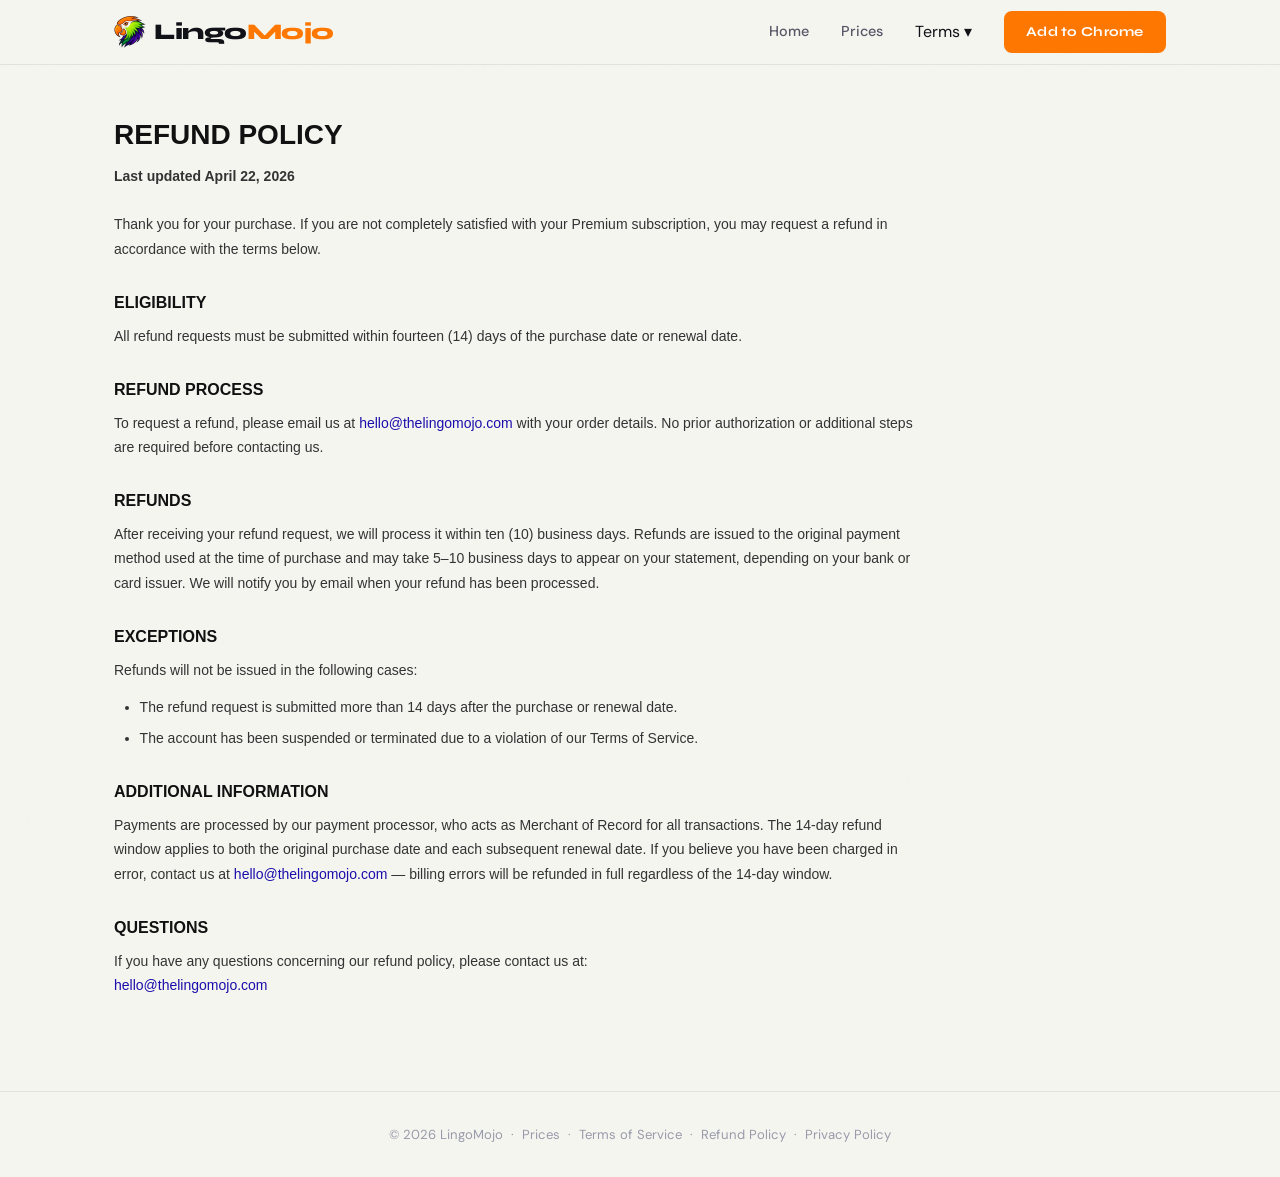
<file: refund.html>
<!DOCTYPE html>
<html lang="en">
<head>
    <!-- Google tag (gtag.js) -->
    <script async src="https://www.googletagmanager.com/gtag/js?id=G-3QV6QKMQ1N"></script>
    <script>
      window.dataLayer = window.dataLayer || [];
      function gtag(){dataLayer.push(arguments);}
      gtag('js', new Date());
      gtag('config', 'G-3QV6QKMQ1N');
    </script>
    <meta charset="UTF-8">
    <meta name="viewport" content="width=device-width, initial-scale=1.0">
    <title>Refund Policy — LingoMojo</title>

    <link rel="icon" type="image/png" href="/favicon-96x96.png" sizes="96x96" />
    <link rel="icon" type="image/svg+xml" href="/favicon.svg" />
    <link rel="shortcut icon" href="/favicon.ico" />
    <link rel="apple-touch-icon" sizes="180x180" href="/apple-touch-icon.png" />
    <link rel="manifest" href="/site.webmanifest" />

    <link rel="preconnect" href="https://fonts.googleapis.com">
    <link rel="preconnect" href="https://fonts.gstatic.com" crossorigin>
    <link href="https://fonts.googleapis.com/css2?family=Syne:wght@400;600;700;800&family=DM+Sans:ital,wght@0,300;0,400;0,500;1,300&display=swap" rel="stylesheet">
    <link rel="stylesheet" href="/styles.css">
</head>
<body>

    <header>
        <div class="container">
            <a href="/" class="logo"><img src="/favicon.svg" alt="" class="logo-icon"><span class="logo-wordmark">Lingo<span>Mojo</span></span></a>
            <nav>
                <a href="/"                   class="nav-link">Home</a>
                <a href="/pricing.html" class="nav-link">Prices</a>
                <div class="nav-dropdown">
                    <span class="nav-link nav-dropdown-trigger active">Terms ▾</span>
                    <div class="nav-dropdown-menu">
                        <div class="nav-dropdown-inner">
                            <a href="/terms.html">Terms of Service</a>
                            <a href="/refund.html" class="active">Refund Policy</a>
                            <a href="/privacy.html">Privacy Policy</a>
                        </div>
                    </div>
                </div>
                <a href="https://chromewebstore.google.com/detail/lingomojo-%E2%80%94-jokes-and-sla/cbhnfalfcehnldongaeojnlaheihpejl"
                   class="cta-button" target="_blank" rel="noopener">Add to Chrome</a>
            </nav>
        </div>
    </header>

    <div class="container">
        <div class="policy-wrapper policy-content">
            <h1>REFUND POLICY</h1>
            <p class="policy-meta">Last updated April 22, 2026</p>
            <p>Thank you for your purchase. If you are not completely satisfied with your Premium subscription, you may request a refund in accordance with the terms below.</p>

            <h2>ELIGIBILITY</h2>
            <p>All refund requests must be submitted within fourteen (14) days of the purchase date or renewal date.</p>

            <h2>REFUND PROCESS</h2>
            <p>To request a refund, please email us at <a href="mailto:hello@thelingomojo.com">hello@thelingomojo.com</a> with your order details. No prior authorization or additional steps are required before contacting us.</p>

            <h2>REFUNDS</h2>
            <p>After receiving your refund request, we will process it within ten (10) business days. Refunds are issued to the original payment method used at the time of purchase and may take 5–10 business days to appear on your statement, depending on your bank or card issuer. We will notify you by email when your refund has been processed.</p>

            <h2>EXCEPTIONS</h2>
            <p>Refunds will not be issued in the following cases:</p>
            <ul>
                <li>The refund request is submitted more than 14 days after the purchase or renewal date.</li>
                <li>The account has been suspended or terminated due to a violation of our Terms of Service.</li>
            </ul>

            <h2>ADDITIONAL INFORMATION</h2>
            <p>Payments are processed by our payment processor, who acts as Merchant of Record for all transactions. The 14-day refund window applies to both the original purchase date and each subsequent renewal date. If you believe you have been charged in error, contact us at <a href="mailto:hello@thelingomojo.com">hello@thelingomojo.com</a> — billing errors will be refunded in full regardless of the 14-day window.</p>

            <h2>QUESTIONS</h2>
            <p>If you have any questions concerning our refund policy, please contact us at:<br>
            <a href="mailto:hello@thelingomojo.com">hello@thelingomojo.com</a></p>
        </div>
    </div>

    <footer>
        <div class="container">
            <p>
                © 2026 LingoMojo &nbsp;·&nbsp;
                <a href="/pricing.html">Prices</a> &nbsp;·&nbsp;
                <a href="/terms.html">Terms of Service</a> &nbsp;·&nbsp;
                <a href="/refund.html">Refund Policy</a> &nbsp;·&nbsp;
                <a href="/privacy.html">Privacy Policy</a>
            </p>
        </div>
    </footer>

</body>
</html>
</file>
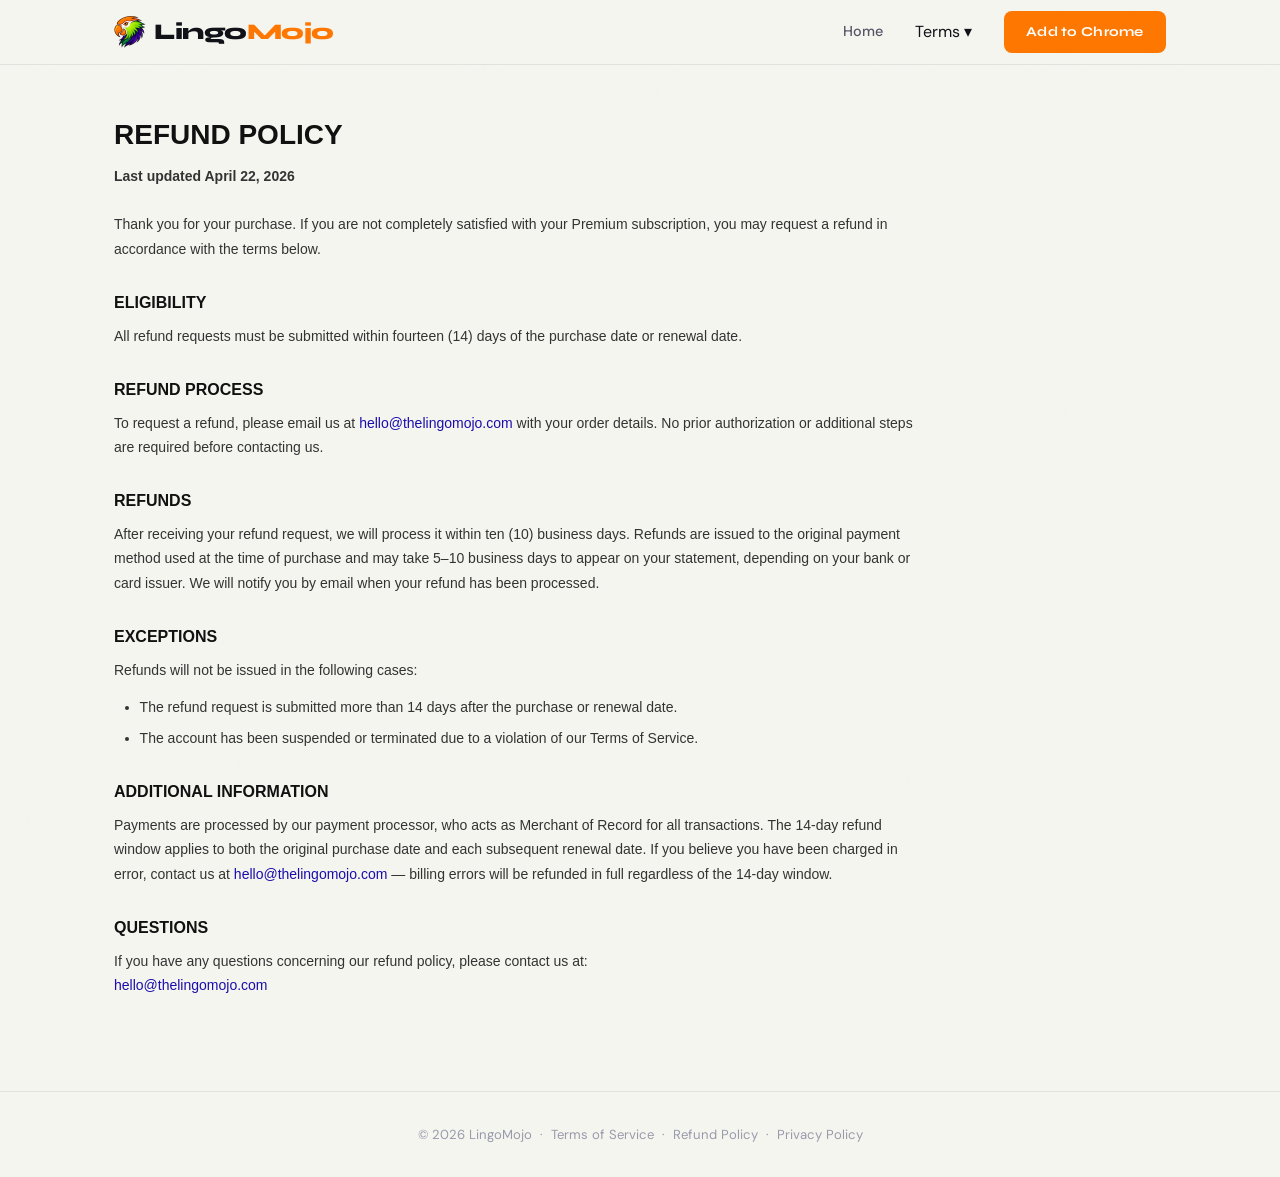
<file: return-policy.html>
<!DOCTYPE html>
<html lang="en">
<head>
    <meta charset="UTF-8">
    <meta name="viewport" content="width=device-width, initial-scale=1.0">
    <title>Refund Policy — LingoMojo</title>

    <link rel="icon" type="image/png" href="/favicon-96x96.png" sizes="96x96" />
    <link rel="icon" type="image/svg+xml" href="/favicon.svg" />
    <link rel="shortcut icon" href="/favicon.ico" />
    <link rel="apple-touch-icon" sizes="180x180" href="/apple-touch-icon.png" />
    <link rel="manifest" href="/site.webmanifest" />

    <link rel="preconnect" href="https://fonts.googleapis.com">
    <link rel="preconnect" href="https://fonts.gstatic.com" crossorigin>
    <link href="https://fonts.googleapis.com/css2?family=Syne:wght@400;600;700;800&family=DM+Sans:ital,wght@0,300;0,400;0,500;1,300&display=swap" rel="stylesheet">
    <link rel="stylesheet" href="/styles.css">
</head>
<body>

    <header>
        <div class="container">
            <a href="/" class="logo"><img src="/favicon.svg" alt="" class="logo-icon"><span class="logo-wordmark">Lingo<span>Mojo</span></span></a>
            <nav>
                <a href="/"                   class="nav-link">Home</a>
                <div class="nav-dropdown">
                    <span class="nav-link nav-dropdown-trigger active">Terms ▾</span>
                    <div class="nav-dropdown-menu">
                        <div class="nav-dropdown-inner">
                            <a href="/terms.html">Terms of Service</a>
                            <a href="/return-policy.html" class="active">Refund Policy</a>
                            <a href="/privacy.html">Privacy Policy</a>
                        </div>
                    </div>
                </div>
                <a href="https://chromewebstore.google.com/detail/lingomojo-%E2%80%94-jokes-and-sla/cbhnfalfcehnldongaeojnlaheihpejl"
                   class="cta-button" target="_blank" rel="noopener">Add to Chrome</a>
            </nav>
        </div>
    </header>

    <div class="container">
        <div class="policy-wrapper policy-content">
            <h1>REFUND POLICY</h1>
            <p class="policy-meta">Last updated April 22, 2026</p>
            <p>Thank you for your purchase. If you are not completely satisfied with your Premium subscription, you may request a refund in accordance with the terms below.</p>

            <h2>ELIGIBILITY</h2>
            <p>All refund requests must be submitted within fourteen (14) days of the purchase date or renewal date.</p>

            <h2>REFUND PROCESS</h2>
            <p>To request a refund, please email us at <a href="mailto:hello@thelingomojo.com">hello@thelingomojo.com</a> with your order details. No prior authorization or additional steps are required before contacting us.</p>

            <h2>REFUNDS</h2>
            <p>After receiving your refund request, we will process it within ten (10) business days. Refunds are issued to the original payment method used at the time of purchase and may take 5–10 business days to appear on your statement, depending on your bank or card issuer. We will notify you by email when your refund has been processed.</p>

            <h2>EXCEPTIONS</h2>
            <p>Refunds will not be issued in the following cases:</p>
            <ul>
                <li>The refund request is submitted more than 14 days after the purchase or renewal date.</li>
                <li>The account has been suspended or terminated due to a violation of our Terms of Service.</li>
            </ul>

            <h2>ADDITIONAL INFORMATION</h2>
            <p>Payments are processed by our payment processor, who acts as Merchant of Record for all transactions. The 14-day refund window applies to both the original purchase date and each subsequent renewal date. If you believe you have been charged in error, contact us at <a href="mailto:hello@thelingomojo.com">hello@thelingomojo.com</a> — billing errors will be refunded in full regardless of the 14-day window.</p>

            <h2>QUESTIONS</h2>
            <p>If you have any questions concerning our refund policy, please contact us at:<br>
            <a href="mailto:hello@thelingomojo.com">hello@thelingomojo.com</a></p>
        </div>
    </div>

    <footer>
        <div class="container">
            <p>
                © 2026 LingoMojo &nbsp;·&nbsp;
                <a href="/terms.html">Terms of Service</a> &nbsp;·&nbsp;
                <a href="/return-policy.html">Refund Policy</a> &nbsp;·&nbsp;
                <a href="/privacy.html">Privacy Policy</a>
            </p>
        </div>
    </footer>

</body>
</html>
</file>
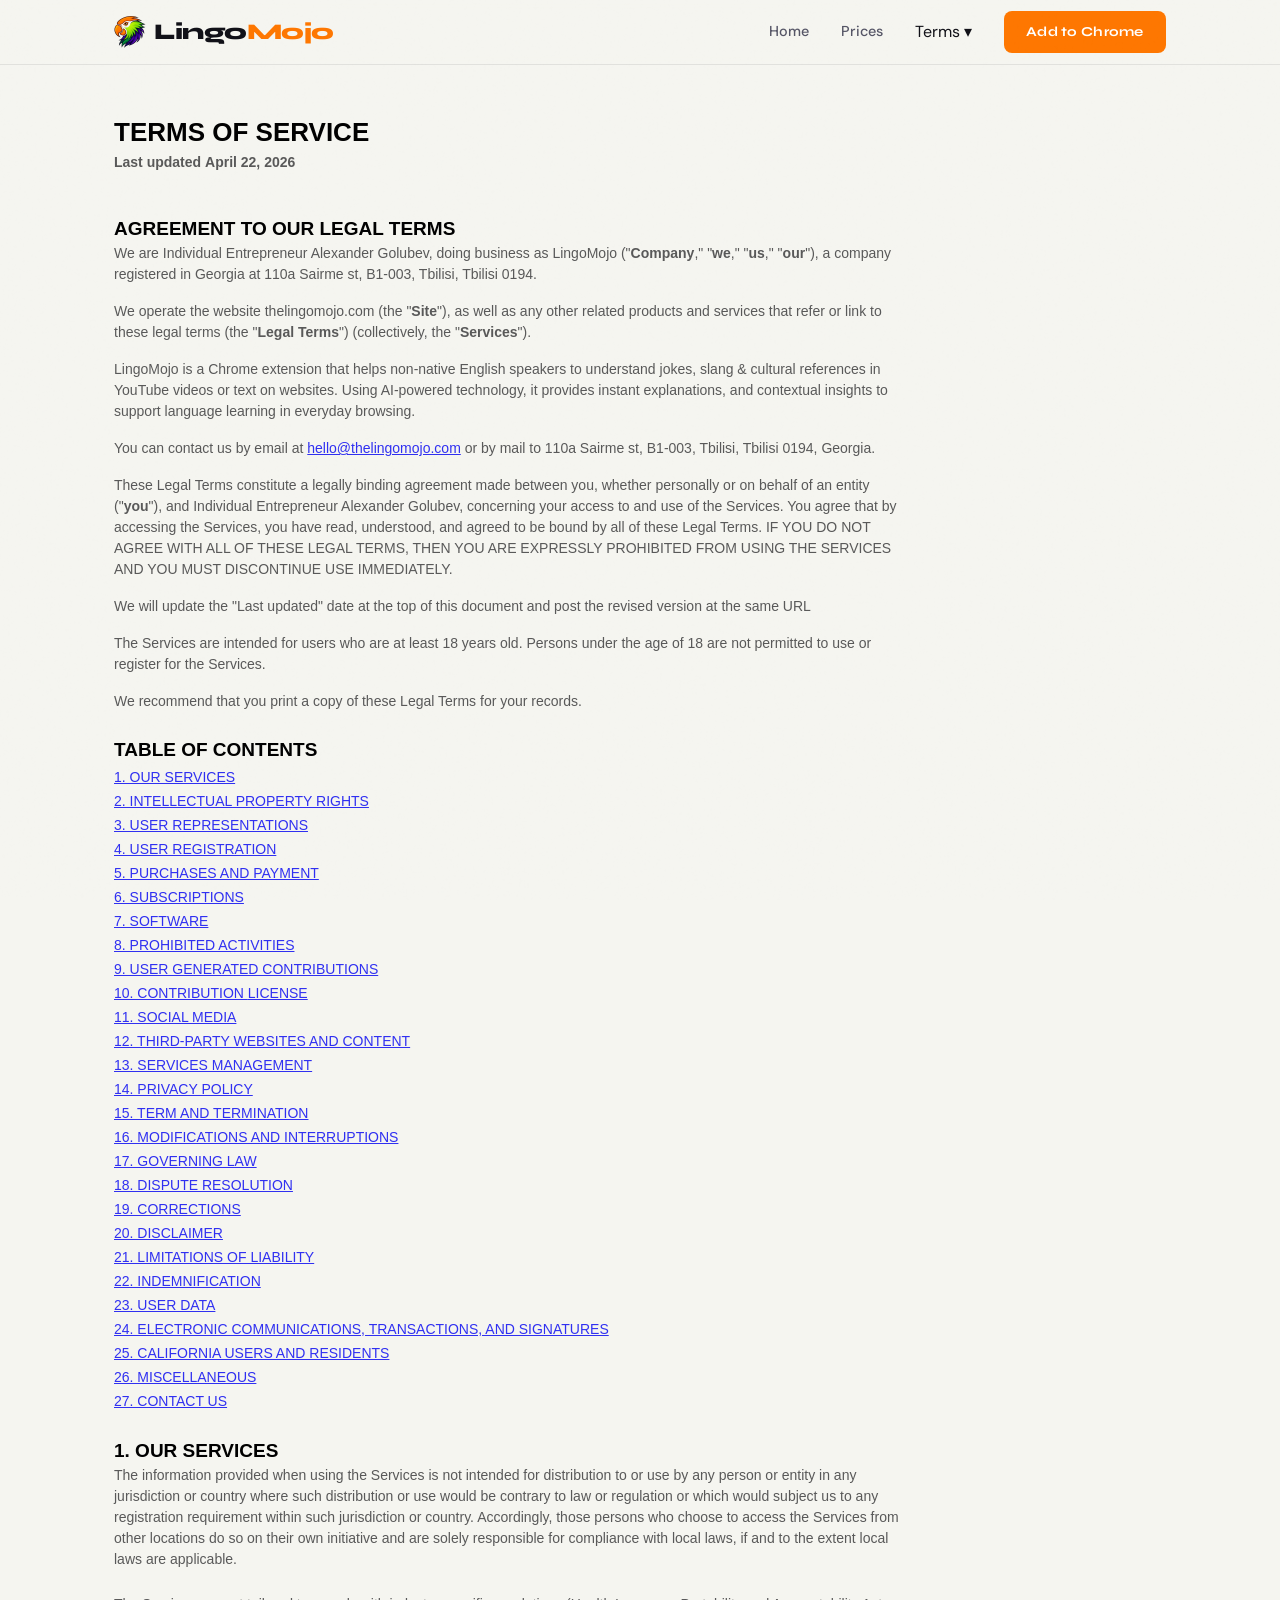
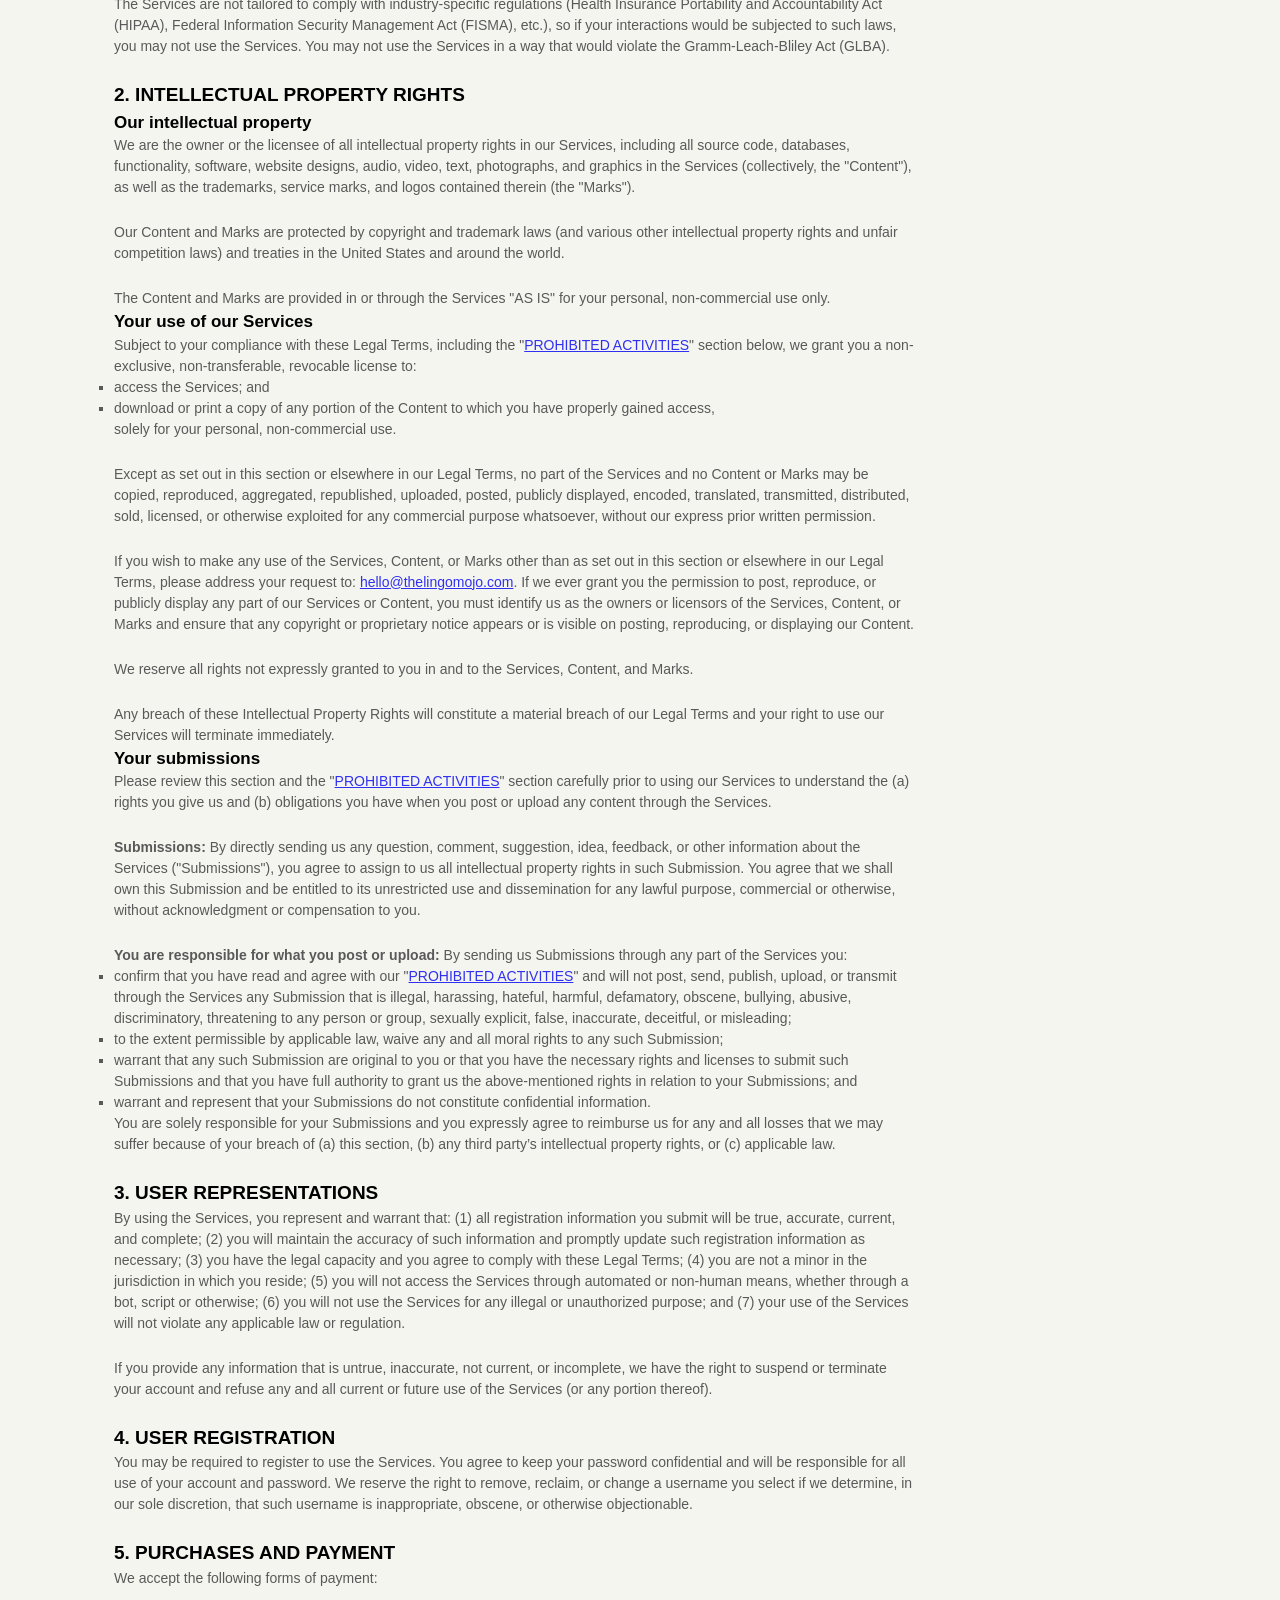
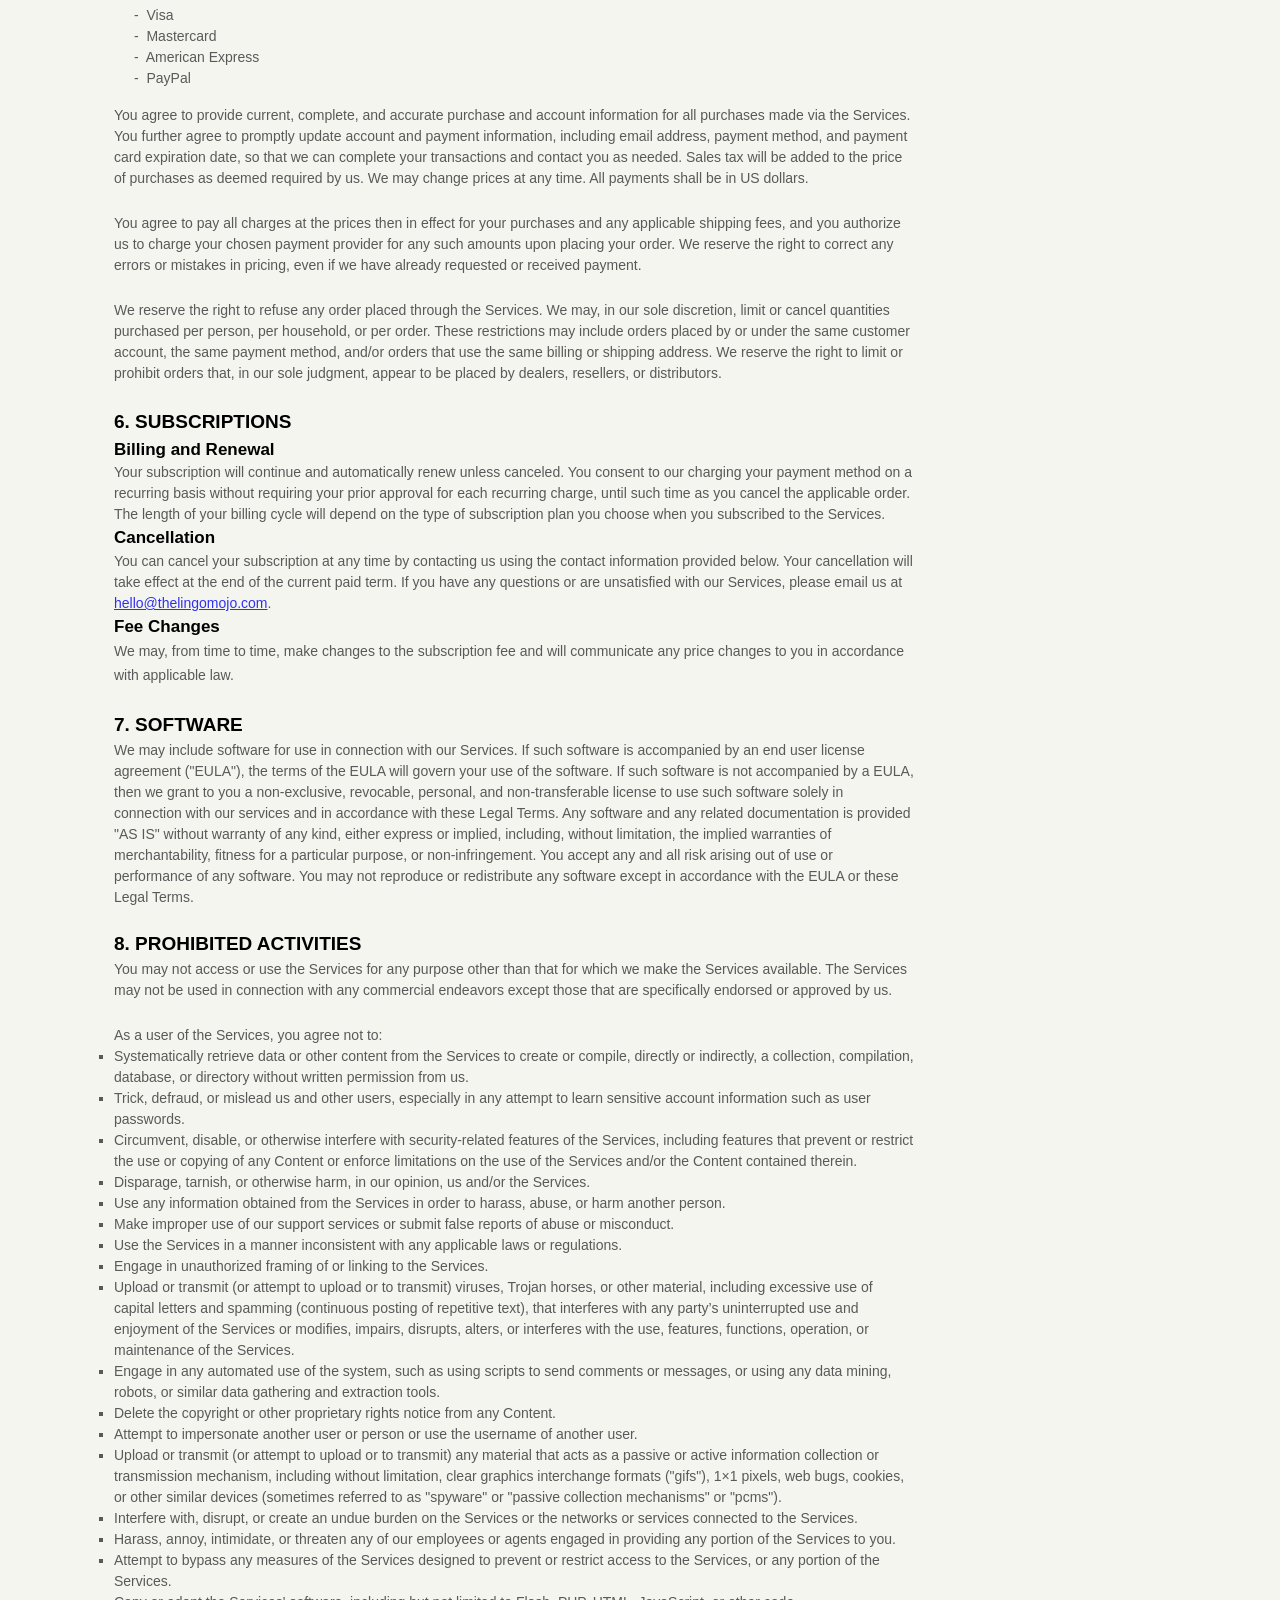
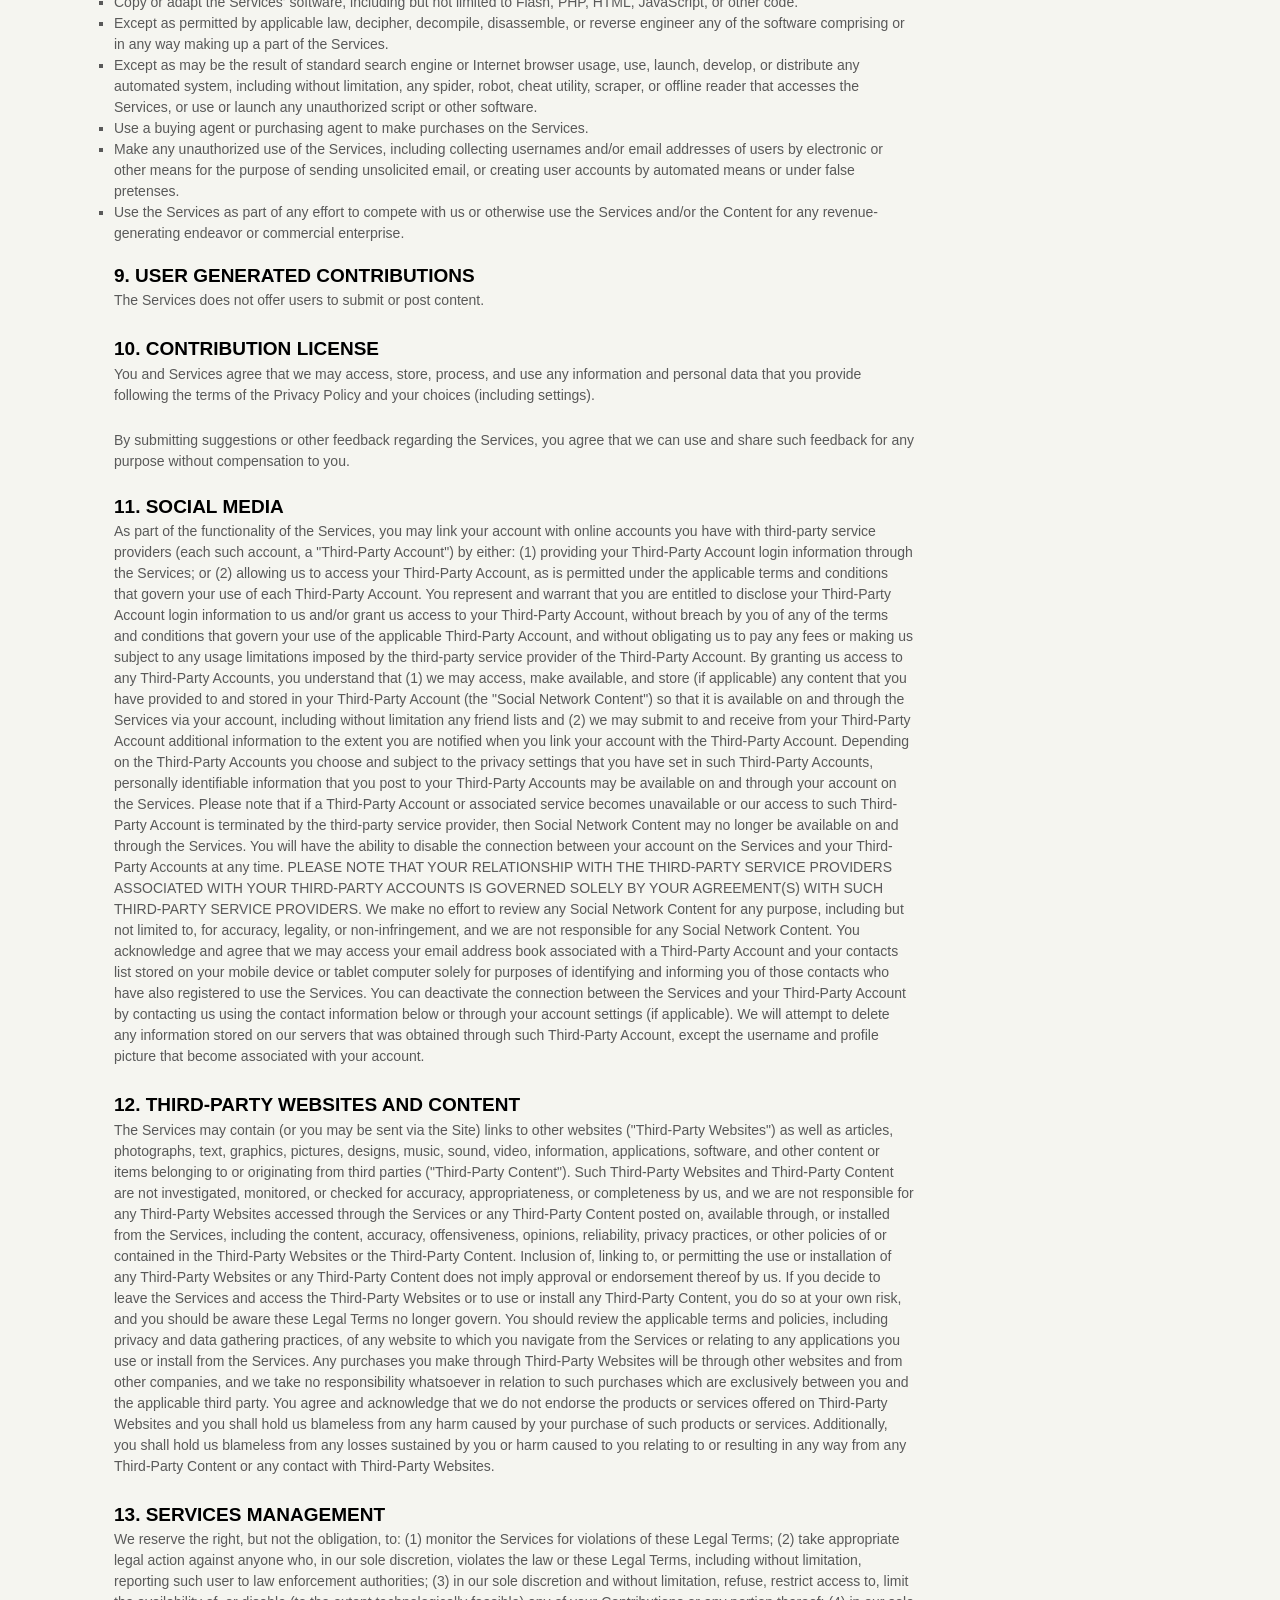
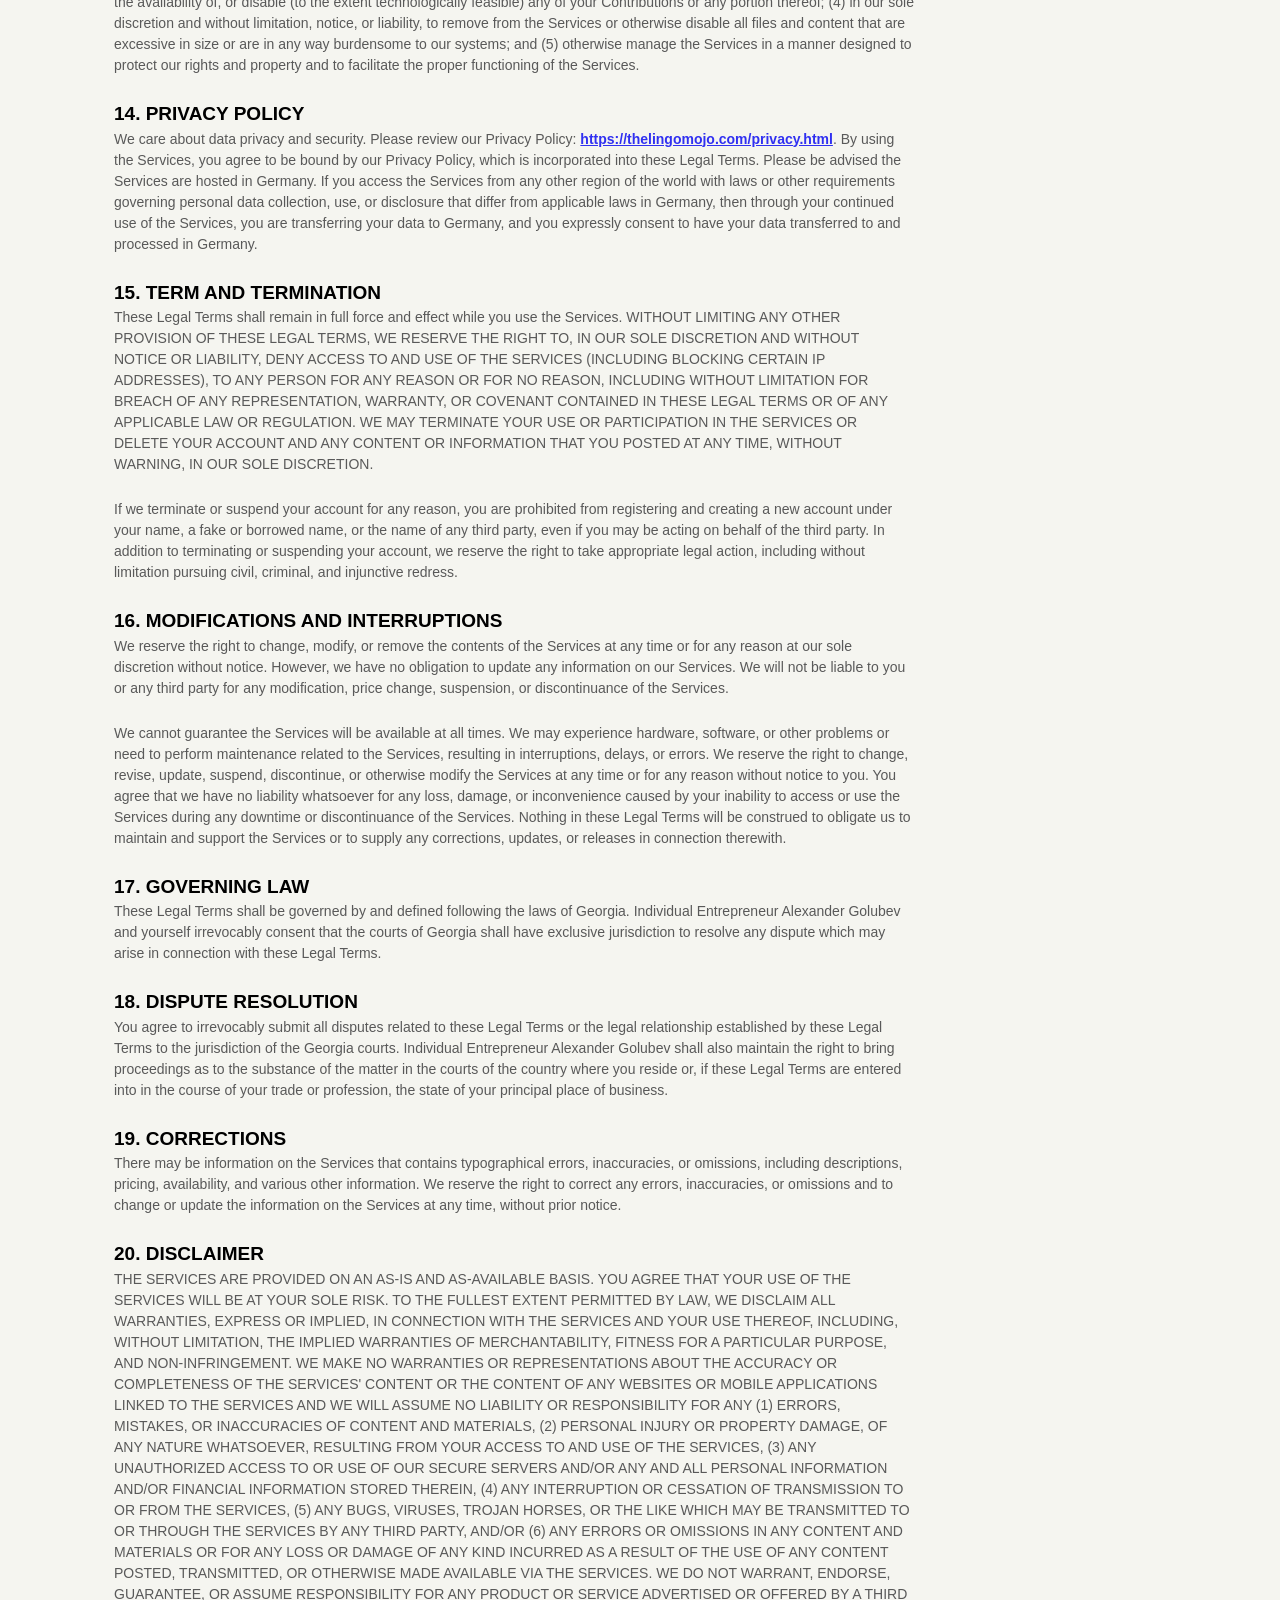
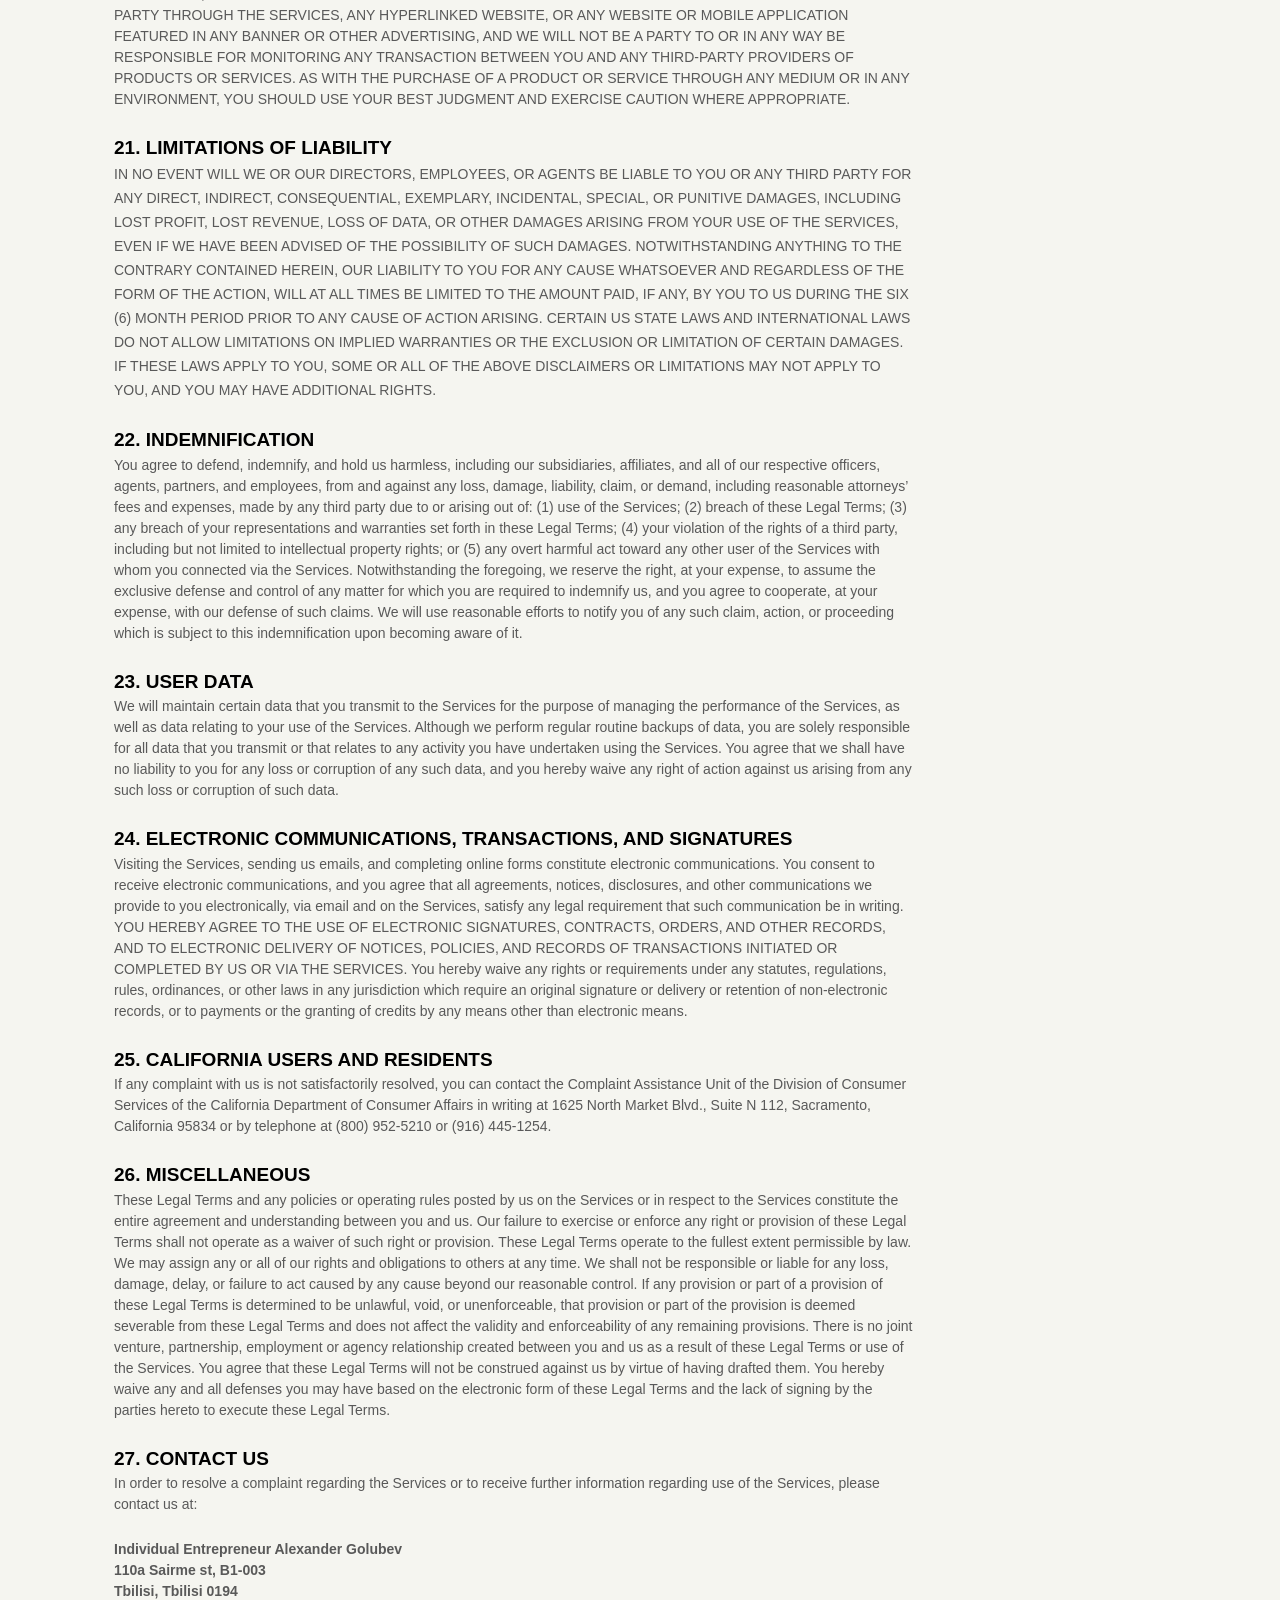
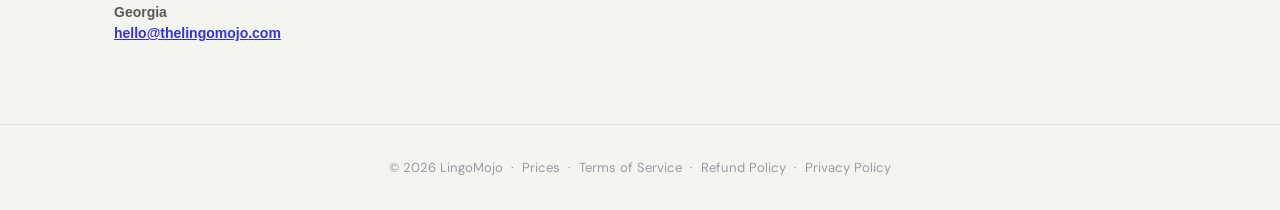
<file: terms.html>
<!DOCTYPE html>
<html lang="en">
<head>
    <!-- Google tag (gtag.js) -->
    <script async src="https://www.googletagmanager.com/gtag/js?id=G-3QV6QKMQ1N"></script>
    <script>
      window.dataLayer = window.dataLayer || [];
      function gtag(){dataLayer.push(arguments);}
      gtag('js', new Date());
      gtag('config', 'G-3QV6QKMQ1N');
    </script>
    <meta charset="UTF-8">
    <meta name="viewport" content="width=device-width, initial-scale=1.0">
    <title>Terms of Service — LingoMojo</title>

    <link rel="icon" type="image/png" href="/favicon-96x96.png" sizes="96x96" />
    <link rel="icon" type="image/svg+xml" href="/favicon.svg" />
    <link rel="shortcut icon" href="/favicon.ico" />
    <link rel="apple-touch-icon" sizes="180x180" href="/apple-touch-icon.png" />
    <link rel="manifest" href="/site.webmanifest" />

    <link rel="preconnect" href="https://fonts.googleapis.com">
    <link rel="preconnect" href="https://fonts.gstatic.com" crossorigin>
    <link href="https://fonts.googleapis.com/css2?family=Syne:wght@400;600;700;800&family=DM+Sans:ital,wght@0,300;0,400;0,500;1,300&display=swap" rel="stylesheet">
    <link rel="stylesheet" href="/styles.css">
</head>
<body>

    <header>
        <div class="container">
            <a href="/" class="logo"><img src="/favicon.svg" alt="" class="logo-icon"><span class="logo-wordmark">Lingo<span>Mojo</span></span></a>
            <nav>
                <a href="/"             class="nav-link">Home</a>
                <a href="/pricing.html" class="nav-link">Prices</a>
                <div class="nav-dropdown">
                    <span class="nav-link nav-dropdown-trigger active">Terms ▾</span>
                    <div class="nav-dropdown-menu">
                        <div class="nav-dropdown-inner">
                            <a href="/terms.html" class="active">Terms of Service</a>
                            <a href="/refund.html">Refund Policy</a>
                            <a href="/privacy.html">Privacy Policy</a>
                        </div>
                    </div>
                </div>
                <a href="https://chromewebstore.google.com/detail/lingomojo-%E2%80%94-jokes-and-sla/cbhnfalfcehnldongaeojnlaheihpejl"
                   class="cta-button" target="_blank" rel="noopener">Add to Chrome</a>
            </nav>
        </div>
    </header>

    <div class="container">
        <div class="policy-wrapper">
<style>
  [data-custom-class='body'], [data-custom-class='body'] * {
          background: transparent !important;
        }
[data-custom-class='title'], [data-custom-class='title'] * {
          font-family: Arial !important;
font-size: 26px !important;
color: #000000 !important;
        }
[data-custom-class='subtitle'], [data-custom-class='subtitle'] * {
          font-family: Arial !important;
color: #595959 !important;
font-size: 14px !important;
        }
[data-custom-class='heading_1'], [data-custom-class='heading_1'] * {
          font-family: Arial !important;
font-size: 19px !important;
color: #000000 !important;
        }
[data-custom-class='heading_2'], [data-custom-class='heading_2'] * {
          font-family: Arial !important;
font-size: 17px !important;
color: #000000 !important;
        }
[data-custom-class='body_text'], [data-custom-class='body_text'] * {
          color: #595959 !important;
font-size: 14px !important;
font-family: Arial !important;
        }
[data-custom-class='link'], [data-custom-class='link'] * {
          color: #3030F1 !important;
font-size: 14px !important;
font-family: Arial !important;
word-break: break-word !important;
        }
</style>

      <div data-custom-class="body">
      <div align="center" style="text-align: left;"><div class="MsoNormal" data-custom-class="title" style="line-height: 1.5;"><bdt class="block-component"><span style="font-size: 19px;"></bdt><bdt class="question"><strong><h1>TERMS OF SERVICE</h1></strong></bdt><bdt class="statement-end-if-in-editor"></bdt></span></div><div class="MsoNormal" data-custom-class="subtitle" style="line-height: 1.5;"><strong>Last updated</strong> <bdt class="question"><strong>April 22, 2026</strong></bdt></div><div class="MsoNormal" style="line-height: 1.1;"><br></div><div style="line-height: 1.5;"><br></div><div style="line-height: 1.5;"><strong><span data-custom-class="heading_1"><h2>AGREEMENT TO OUR LEGAL TERMS</h2></span></strong></div></div><div align="center" style="text-align: left;"><div class="MsoNormal" id="agreement" style="line-height: 1.5;"><a name="_6aa3gkhykvst"></a></div></div><div align="center" style="text-align: left;"><div class="MsoNormal" data-custom-class="body_text" style="line-height: 1.5;"><span style="font-size:11.0pt;line-height:115%;font-family:Arial;
Calibri;color:#595959;mso-themecolor:text1;mso-themetint:166;">We are <bdt class="question noTranslate" data-id="9d459c4e-c548-e5cb-7729-a118548965d2">Individual Entrepreneur Alexander Golubev</bdt><bdt class="block-component"></bdt>, doing business as <bdt class="question noTranslate">LingoMojo</bdt><bdt class="block-component"></bdt><bdt class="statement-end-if-in-editor"></bdt> (<bdt class="block-component"></bdt>"<strong>Company</strong>," "<strong>we</strong>," "<strong>us</strong>," "<strong>our</strong>"<bdt class="statement-end-if-in-editor"></bdt>)<span style="font-size:11.0pt;line-height:115%;
Arial;mso-fareast-font-family:Calibri;color:#595959;mso-themecolor:text1;
mso-themetint:166;"><span style="font-size:11.0pt;line-height:115%;
Arial;mso-fareast-font-family:Calibri;color:#595959;mso-themecolor:text1;
mso-themetint:166;"><span style="font-size:11.0pt;line-height:115%;
Arial;mso-fareast-font-family:Calibri;color:#595959;mso-themecolor:text1;
mso-themetint:166;"><bdt class="question"><bdt class="block-component"></bdt></bdt><span style="font-size:11.0pt;line-height:115%;
Arial;mso-fareast-font-family:Calibri;color:#595959;mso-themecolor:text1;
mso-themetint:166;"><bdt class="block-component"></bdt></span>, a company registered in<bdt class="block-component"></bdt><bdt class="block-component"></bdt> <span style="font-size:11.0pt;line-height:115%;
Arial;mso-fareast-font-family:Calibri;color:#595959;mso-themecolor:text1;
mso-themetint:166;"><span style="font-size:11.0pt;line-height:115%;
Arial;mso-fareast-font-family:Calibri;color:#595959;mso-themecolor:text1;
mso-themetint:166;"><bdt class="question noTranslate">Georgia</bdt><bdt class="statement-end-if-in-editor"><span style="font-size:11.0pt;line-height:115%;
Arial;mso-fareast-font-family:Calibri;color:#595959;mso-themecolor:text1;
mso-themetint:166;"><span style="font-size:11.0pt;line-height:115%;
Arial;mso-fareast-font-family:Calibri;color:#595959;mso-themecolor:text1;
mso-themetint:166;"><bdt class="statement-end-if-in-editor"></bdt></span></span></bdt> </span></span>at <bdt class="question noTranslate">110a Sairme st, B1-003</bdt><bdt class="block-component"></bdt></span></span>, <bdt class="question noTranslate">Tbilisi</bdt></span></span><span style="font-size: 15px;"><span data-custom-class="body_text"><span style="font-size: 15px;"><span data-custom-class="body_text"><span style="color: rgb(89, 89, 89);"><bdt class="block-component"></bdt>, <bdt class="question noTranslate">Tbilisi</bdt><bdt class="statement-end-if-in-editor"></bdt><bdt class="block-component"></bdt> <bdt class="question noTranslate">0194</bdt><bdt class="statement-end-if-in-editor"></bdt></span></span></span></span></span><span style="font-size:11.0pt;line-height:115%;
Arial;mso-fareast-font-family:Calibri;color:#595959;mso-themecolor:text1;
mso-themetint:166;"><span style="font-size:11.0pt;line-height:115%;
Arial;mso-fareast-font-family:Calibri;color:#595959;mso-themecolor:text1;
mso-themetint:166;"><bdt class="else-block"></bdt></bdt></span></bdt></span><bdt class="statement-end-if-in-editor">.</bdt></span><bdt class="block-component"></bdt></span></span></span></span></span></span></div></div><div align="center" style="line-height: 1;"><br></div><div align="center" style="text-align: left;"><div class="MsoNormal" data-custom-class="body_text" style="line-height: 1.5;"><span style="font-size:11.0pt;line-height:115%;font-family:Arial;
Calibri;color:#595959;mso-themecolor:text1;mso-themetint:166;">We operate <bdt class="block-component"></bdt>the website <span style="color: rgb(0, 58, 250);"><bdt class="question noTranslate">thelingomojo.com</bdt></span> (the <bdt class="block-component"></bdt>"<strong>Site</strong>"<bdt class="statement-end-if-in-editor"></bdt>)<bdt class="block-component"></bdt><bdt class="block-component"></bdt>, as well as any other related products and services that refer or link to these legal terms (the <bdt class="block-component"></bdt>"<strong>Legal Terms</strong>"<bdt class="statement-end-if-in-editor"></bdt>) (collectively, the <bdt class="block-component"></bdt>"<strong>Services</strong>"<bdt class="statement-end-if-in-editor"></bdt>).<bdt class="block-component"></bdt></span></div><div class="MsoNormal" style="line-height: 1;"><br></div><div class="MsoNormal" data-custom-class="body_text" style="line-height: 1.5;"><bdt class="question">LingoMojo is a Chrome extension that helps non-native English speakers to understand jokes, slang &amp; cultural references in YouTube videos or text on websites. Using AI-powered technology, it provides instant explanations, and contextual insights to support language learning in everyday browsing.</bdt></div><div class="MsoNormal" data-custom-class="body_text" style="line-height: 1.5;"><span style="font-size:11.0pt;line-height:115%;font-family:Arial;
Calibri;color:#595959;mso-themecolor:text1;mso-themetint:166;"><bdt class="statement-end-if-in-editor"></bdt></span></div><div class="MsoNormal" style="line-height: 1;"><br></div><div class="MsoNormal" data-custom-class="body_text" style="line-height: 1.5;"><span style="font-size:11.0pt;line-height:115%;font-family:Arial;
Calibri;color:#595959;mso-themecolor:text1;mso-themetint:166;">You can contact us by <bdt class="block-component">email at <bdt class="question noTranslate"><a target="_blank" data-custom-class="link" href="mailto:hello@thelingomojo.com">hello@thelingomojo.com</a></bdt><bdt class="block-component"></bdt> or by mail to <bdt class="question noTranslate">110a Sairme st, B1-003</bdt><bdt class="block-component"></bdt>, <bdt class="question noTranslate">Tbilisi</bdt><bdt class="block-component"></bdt>, <bdt class="question noTranslate">Tbilisi</bdt><bdt class="statement-end-if-in-editor"></bdt><bdt class="block-component"></bdt> <bdt class="question noTranslate">0194</bdt><bdt class="statement-end-if-in-editor"></bdt><bdt class="block-component"><bdt class="block-component">, </bdt><bdt class="question noTranslate">Georgia</bdt><bdt class="statement-end-if-in-editor"></bdt></bdt>.</span></div><div class="MsoNormal" style="line-height: 1;"><br></div><div class="MsoNormal" data-custom-class="body_text" style="line-height: 1.5;"><span style="font-size:11.0pt;line-height:115%;font-family:Arial;
Calibri;color:#595959;mso-themecolor:text1;mso-themetint:166;">These Legal Terms constitute a legally binding agreement made between you, whether personally or on behalf of an entity (<bdt class="block-component"></bdt>"<strong>you</strong>"<bdt class="statement-end-if-in-editor"></bdt>), and <bdt class="question noTranslate">Individual Entrepreneur Alexander Golubev</bdt>, concerning your access to and use of the Services. You agree that by accessing the Services, you have read, understood, and agreed to be bound by all of these Legal Terms. IF YOU DO NOT AGREE WITH ALL OF THESE LEGAL TERMS, THEN YOU ARE EXPRESSLY PROHIBITED FROM USING THE SERVICES AND YOU MUST DISCONTINUE USE IMMEDIATELY.<bdt class="block-component"></bdt><bdt class="block-component"></bdt></span></div><div class="MsoNormal" style="line-height: 1;"><br></div><div class="MsoNormal" data-custom-class="body_text" style="line-height: 1.5;"><span style="font-size:11.0pt;line-height:115%;font-family:Arial;
Calibri;color:#595959;mso-themecolor:text1;mso-themetint:166;"><bdt class="question">We will update the "Last updated" date at the top of this document and post the revised version at the same URL</bdt><bdt class="statement-end-if-in-editor"></bdt><bdt class="statement-end-if-in-editor"></bdt></span></div></div><div align="center" style="line-height: 1;"><br></div><div align="center" style="text-align: left;"><div class="MsoNormal" data-custom-class="body_text" style="line-height: 1.5;"><bdt class="block-container if" data-type="if" id="a2595956-7028-dbe5-123e-d3d3a93ed076"><bdt data-type="conditional-block"><bdt data-type="body"><span style="font-size:11.0pt;line-height:115%;font-family:Arial;
Calibri;color:#595959;mso-themecolor:text1;mso-themetint:166;"><bdt class="block-component"></bdt>The
Services are intended for users who are at least 18 years old. Persons under the age
of 18 are not permitted to use or register for the Services.</span></bdt></bdt><bdt data-type="conditional-block"><bdt class="block-component"></bdt></bdt></div><div class="MsoNormal" style="line-height: 1;"><br></div><div class="MsoNormal" data-custom-class="body_text" style="line-height: 1.5;">We recommend that you print a copy of these Legal Terms for your records.</div><div class="MsoNormal" style="line-height: 1.5;"><br></div><div class="MsoNormal" data-custom-class="heading_1" style="line-height: 1.5;"><strong><h2>TABLE OF CONTENTS</h2></strong></div><div class="MsoNormal" style="line-height: 1.5;"><a data-custom-class="link" href="#services"><span data-custom-class="link"><span style="color: rgb(0, 58, 250); font-size: 15px;"><span data-custom-class="body_text">1. OUR SERVICES</span></span></span></a></div><div class="MsoNormal" style="line-height: 1.5;"><a data-custom-class="link" href="#ip"><span style="color: rgb(0, 58, 250);"><span data-custom-class="body_text">2. INTELLECTUAL PROPERTY RIGHTS</span></span></a></div><div class="MsoNormal" style="line-height: 1.5;"><a data-custom-class="link" href="#userreps"></a><a data-custom-class="link" href="#userreps"><span style="color: rbg(0, 58, 250); font-size: 15px; line-height: 1.5;"><span data-custom-class="body_text">3. USER REPRESENTATIONS</span></span></a></div><div class="MsoNormal" style="line-height: 1.5;"><span style="font-size: 15px;"><span data-custom-class="body_text"><bdt class="block-component"></bdt></span></span><a data-custom-class="link" href="#userreg"><span style="color: rgb(0, 58, 250); font-size: 15px;"><span data-custom-class="body_text">4. USER REGISTRATION</span></span></a><span style="font-size: 15px;"><span data-custom-class="body_text"><bdt class="statement-end-if-in-editor"></bdt></span></span> <a data-custom-class="link" href="#products"></a></div><div class="MsoNormal" style="line-height: 1.5;"><a data-custom-class="link" href="#products"><span style="color: rgb(0, 58, 250); font-size: 15px;"><span data-custom-class="body_text"><bdt class="block-component"></bdt></span></span></a> <a data-custom-class="link" href="#purchases"></a></div><div class="MsoNormal" style="line-height: 1.5;"><a data-custom-class="link" href="#purchases"><span style="color: rgb(0, 58, 250); font-size: 15px;"><span data-custom-class="body_text"><bdt class="block-component"></bdt>5. PURCHASES AND PAYMENT<bdt class="statement-end-if-in-editor"></bdt></span></span></a></div><div class="MsoNormal" style="line-height: 1.5;"><bdt class="block-component"><span style="font-size: 15px;"></span></bdt><a data-custom-class="link" href="#subscriptions"><span style="color: rgb(0, 58, 250); font-size: 15px;"><span data-custom-class="body_text">6. SUBSCRIPTIONS</span></span></a><bdt class="statement-end-if-in-editor"><span style="font-size: 15px;"></span></bdt></div><div class="MsoNormal" style="line-height: 1.5;"><span style="font-size: 15px;"><span data-custom-class="body_text"><bdt class="block-component"></bdt></span></span> <a data-custom-class="link" href="#software"></a> <a data-custom-class="link" href="#software"></a></div><div class="MsoNormal" style="line-height: 1.5;"><a data-custom-class="link" href="#software"><span style="color: rgb(0, 58, 250); font-size: 15px;"><span data-custom-class="body_text"><bdt class="block-component"></bdt>7. SOFTWARE<bdt class="statement-end-if-in-editor"></bdt></span></span></a> <a data-custom-class="link" href="#prohibited"></a></div><div class="MsoNormal" style="line-height: 1.5;"><a data-custom-class="link" href="#prohibited"><span style="color: rgb(0, 58, 250); font-size: 15px;"><span data-custom-class="body_text">8. PROHIBITED ACTIVITIES</span></span></a> <a data-custom-class="link" href="#ugc"></a></div><div class="MsoNormal" style="line-height: 1.5;"><a data-custom-class="link" href="#ugc"><span style="color: rgb(0, 58, 250); font-size: 15px;"><span data-custom-class="body_text">9. USER GENERATED CONTRIBUTIONS</span></span></a> <a data-custom-class="link" href="#license"></a></div><div class="MsoNormal" style="line-height: 1.5;"><a data-custom-class="link" href="#license"><span style="color: rgb(0, 58, 250); font-size: 15px;"><span data-custom-class="body_text">10. CONTRIBUTION <bdt class="block-component"></bdt>LICENSE<bdt class="statement-end-if-in-editor"></bdt></span></span></a> <a data-custom-class="link" href="#reviews"></a></div><div class="MsoNormal" style="line-height: 1.5;"><a data-custom-class="link" href="#reviews"><span style="color: rgb(0, 58, 250); font-size: 15px;"><span data-custom-class="body_text"><bdt class="block-component"></bdt></span></span></a> <a data-custom-class="link" href="#mobile"></a></div><div class="MsoNormal" style="line-height: 1.5;"><a data-custom-class="link" href="#mobile"><span style="color: rgb(0, 58, 250); font-size: 15px;"><span data-custom-class="body_text"><bdt class="block-component"></bdt></span></span></a> <a data-custom-class="link" href="#socialmedia"></a></div><div class="MsoNormal" style="line-height: 1.5;"><a data-custom-class="link" href="#socialmedia"><span style="color: rgb(0, 58, 250); font-size: 15px;"><span data-custom-class="body_text"><bdt class="block-component"></bdt>11. SOCIAL MEDIA<bdt class="statement-end-if-in-editor"></bdt></span></span></a> <a data-custom-class="link" href="#thirdparty"></a></div><div class="MsoNormal" style="line-height: 1.5;"><a data-custom-class="link" href="#thirdparty"><span style="color: rgb(0, 58, 250); font-size: 15px;"><span data-custom-class="body_text"><bdt class="block-component"></bdt>12. THIRD-PARTY WEBSITES AND CONTENT<bdt class="statement-end-if-in-editor"></bdt></span></span></a> <a data-custom-class="link" href="#advertisers"></a></div><div class="MsoNormal" style="line-height: 1.5;"><a data-custom-class="link" href="#advertisers"><span style="color: rgb(0, 58, 250); font-size: 15px;"><span data-custom-class="body_text"><bdt class="block-component"></bdt></span></span></a> <a data-custom-class="link" href="#sitemanage"></a></div><div class="MsoNormal" style="line-height: 1.5;"><a data-custom-class="link" href="#sitemanage"><span style="color: rgb(0, 58, 250); font-size: 15px;"><span data-custom-class="body_text">13. SERVICES MANAGEMENT</span></span></a> <a data-custom-class="link" href="#ppyes"></a></div><div class="MsoNormal" style="line-height: 1.5;"><a data-custom-class="link" href="#ppyes"><span style="color: rgb(0, 58, 250); font-size: 15px;"><span data-custom-class="body_text"><bdt class="block-component"></bdt>14. PRIVACY POLICY<bdt class="statement-end-if-in-editor"></bdt></span></span></a> <a data-custom-class="link" href="#ppno"></a></div><div class="MsoNormal" style="line-height: 1.5;"><a data-custom-class="link" href="#ppno"><span style="color: rgb(0, 58, 250); font-size: 15px;"><span data-custom-class="body_text"><bdt class="block-component"></bdt></span></span></a> <a data-custom-class="link" href="#dmca"></a></div><div class="MsoNormal" style="line-height: 1.5;"><a data-custom-class="link" href="#dmca"><span style="color: rgb(0, 58, 250); font-size: 15px;"><span data-custom-class="body_text"><bdt class="block-component"></bdt><bdt class="block-component"></bdt><bdt class="statement-end-if-in-editor"></bdt></span></span></a></div><div class="MsoNormal" style="line-height: 1.5;"><span style="font-size: 15px;"><span data-custom-class="body_text"><bdt class="block-component"></bdt><bdt class="block-component"></bdt><bdt class="block-component"></bdt></span></span> <a data-custom-class="link" href="#terms"></a></div><div class="MsoNormal" style="line-height: 1.5;"><a data-custom-class="link" href="#terms"><span style="color: rgb(0, 58, 250); font-size: 15px;"><span data-custom-class="body_text">15. TERM AND TERMINATION</span></span></a> <a data-custom-class="link" href="#modifications"></a></div><div class="MsoNormal" style="line-height: 1.5;"><a data-custom-class="link" href="#modifications"><span style="color: rgb(0, 58, 250); font-size: 15px;"><span data-custom-class="body_text">16. MODIFICATIONS AND INTERRUPTIONS</span></span></a> <a data-custom-class="link" href="#law"></a></div><div class="MsoNormal" style="line-height: 1.5;"><a data-custom-class="link" href="#law"><span style="color: rgb(0, 58, 250); font-size: 15px;"><span data-custom-class="body_text">17. GOVERNING LAW</span></span></a> <a data-custom-class="link" href="#disputes"></a></div><div class="MsoNormal" style="line-height: 1.5;"><a data-custom-class="link" href="#disputes"><span style="color: rgb(0, 58, 250); font-size: 15px;"><span data-custom-class="body_text">18. DISPUTE RESOLUTION</span></span></a> <a data-custom-class="link" href="#corrections"></a></div><div class="MsoNormal" style="line-height: 1.5;"><a data-custom-class="link" href="#corrections"><span style="color: rgb(0, 58, 250); font-size: 15px;"><span data-custom-class="body_text">19. CORRECTIONS</span></span></a> <a data-custom-class="link" href="#disclaimer"></a></div><div class="MsoNormal" style="line-height: 1.5;"><a data-custom-class="link" href="#disclaimer"><span style="color: rgb(0, 58, 250); font-size: 15px;"><span data-custom-class="body_text">20. DISCLAIMER</span></span></a> <a data-custom-class="link" href="#liability"></a></div><div class="MsoNormal" style="line-height: 1.5;"><a data-custom-class="link" href="#liability"><span style="color: rgb(0, 58, 250); font-size: 15px;"><span data-custom-class="body_text">21. LIMITATIONS OF LIABILITY</span></span></a> <a data-custom-class="link" href="#indemnification"></a></div><div class="MsoNormal" style="line-height: 1.5;"><a data-custom-class="link" href="#indemnification"><span style="color: rgb(0, 58, 250); font-size: 15px;"><span data-custom-class="body_text">22. INDEMNIFICATION</span></span></a> <a data-custom-class="link" href="#userdata"></a></div><div class="MsoNormal" style="line-height: 1.5;"><a data-custom-class="link" href="#userdata"><span style="color: rgb(0, 58, 250); font-size: 15px;"><span data-custom-class="body_text">23. USER DATA</span></span></a> <a data-custom-class="link" href="#electronic"></a></div><div class="MsoNormal" style="line-height: 1.5;"><a data-custom-class="link" href="#electronic"><span style="color: rgb(0, 58, 250); font-size: 15px;"><span data-custom-class="body_text">24. ELECTRONIC COMMUNICATIONS, TRANSACTIONS, AND SIGNATURES</span></span></a> <a data-custom-class="link" href="#california"></a></div><div class="MsoNormal" style="line-height: 1.5;"><bdt class="block-component"><span style="font-size: 15px;"></span></bdt></div><div class="MsoNormal" style="line-height: 1.5;"><a data-custom-class="link" href="#california"><span style="color: rgb(0, 58, 250); font-size: 15px;"><span data-custom-class="body_text"><bdt class="block-component"></bdt>25. CALIFORNIA USERS AND RESIDENTS<bdt class="statement-end-if-in-editor"></bdt></span></span></a> <a data-custom-class="link" href="#misc"></a></div><div class="MsoNormal" style="line-height: 1.5;"><a data-custom-class="link" href="#misc"><span style="color: rgb(0, 58, 250); font-size: 15px;"><span data-custom-class="body_text">26. MISCELLANEOUS</span></span></a> <a data-custom-class="link" href="#contact"></a></div><div class="MsoNormal" style="line-height: 1.5;"><bdt class="block-component"></span></bdt></div><div class="MsoNormal" style="line-height: 1.5;"><bdt class="block-component"></bdt></div><div class="MsoNormal" style="line-height: 1.5;"><bdt class="block-component"></bdt></div><div class="MsoNormal" style="line-height: 1.5;"><bdt class="block-component"></bdt></div><div class="MsoNormal" style="line-height: 1.5;"><bdt class="block-component"></bdt></div><div class="MsoNormal" style="line-height: 1.5;"><bdt class="block-component"></bdt></div><div class="MsoNormal" style="line-height: 1.5;"><bdt class="block-component"></bdt></div><div class="MsoNormal" style="line-height: 1.5;"><bdt class="block-component"></bdt></div><div class="MsoNormal" style="line-height: 1.5;"><bdt class="block-component"></bdt></div><div class="MsoNormal" style="line-height: 1.5;"><bdt class="block-component"></bdt></div><div class="MsoNormal" style="line-height: 1.5;"><a data-custom-class="link" href="#contact"><span style="color: rgb(0, 58, 250); font-size: 15px;"><span data-custom-class="body_text">27. CONTACT US</span></span></a></div></div><div align="center" style="text-align: left;"><div class="MsoNormal" data-custom-class="heading_1" style="line-height: 1.5;"><a name="_b6y29mp52qvx"></a></div><div class="MsoNormal" style="line-height: 1.5;"><br></div><div class="MsoNormal" data-custom-class="heading_1" id="services" style="line-height: 1.5;"><strong><span style="font-size: 19px; line-height: 1.5;"><h2>1. OUR SERVICES</h2></span></strong></div><div class="MsoNormal" data-custom-class="body_text" style="line-height: 1.5;"><span style="font-size: 15px;">The information provided when using the Services is not intended for distribution to or use by any person or entity in any jurisdiction or country where such distribution or use would be contrary to law or regulation or which would subject us to any registration requirement within such jurisdiction or country. Accordingly, those persons who choose to access the Services from other locations do so on their own initiative and are solely responsible for compliance with local laws, if and to the extent local laws are applicable.<bdt class="block-component"></bdt></span><bdt class="block-component"><span style="font-size: 15px;"></span></bdt></div><div class="MsoNormal" style="line-height: 1.5;"><br></div><div class="MsoNormal" data-custom-class="body_text" style="line-height: 1.5;"><span style="font-size: 15px;">The Services are not tailored to comply with industry-specific regulations (Health Insurance Portability and Accountability Act (HIPAA), Federal Information Security Management Act (FISMA), etc.), so if your interactions would be subjected to such laws, you may not use the Services. You may not use the Services in a way that would violate the Gramm-Leach-Bliley Act (GLBA).<bdt class="block-component"></bdt><bdt class="statement-end-if-in-editor"></bdt></div><div class="MsoNormal" style="line-height: 1.5;"><br></div></div><div align="center" data-custom-class="heading_1" style="text-align: left; line-height: 1.5;"><strong><span id="ip" style="font-size: 19px; line-height: 1.5;"><h2>2. INTELLECTUAL PROPERTY RIGHTS</h2></span></strong></div><div align="center" style="text-align: left;"><div class="MsoNormal" data-custom-class="heading_2" style="line-height: 1.5;"><strong><h3>Our intellectual property</h3></strong></div><div class="MsoNormal" data-custom-class="body_text" style="line-height: 1.5;"><span style="font-size:11.0pt;line-height:115%;font-family:Arial;
Calibri;color:#595959;mso-themecolor:text1;mso-themetint:166;">We are the owner or the licensee of all intellectual property rights in our Services, including all source code, databases, functionality, software, website designs, audio, video, text, photographs, and graphics in the Services (collectively, the <bdt class="block-component"></bdt>"Content"<bdt class="statement-end-if-in-editor"></bdt>), as well as the trademarks, service marks, and logos contained therein (the <bdt class="block-component"></bdt>"Marks"<bdt class="statement-end-if-in-editor"></bdt>).</span></div><div class="MsoNormal" style="line-height: 1.5;"><br></div><div class="MsoNormal" data-custom-class="body_text" style="line-height: 1.5;"><span style="font-size:11.0pt;line-height:115%;font-family:Arial;
Calibri;color:#595959;mso-themecolor:text1;mso-themetint:166;">Our Content and Marks are protected by copyright and trademark laws (and various other intellectual property rights and unfair competition laws) and treaties<bdt class="block-component"></bdt> in the United States and<bdt class="statement-end-if-in-editor"></bdt> around the world.</span></div><div class="MsoNormal" style="line-height: 1.5;"><br></div><div class="MsoNormal" data-custom-class="body_text" style="line-height: 1.5;"><span style="font-size:11.0pt;line-height:115%;font-family:Arial;
Calibri;color:#595959;mso-themecolor:text1;mso-themetint:166;">The Content and Marks are provided in or through the Services <bdt class="block-component"></bdt>"AS IS"<bdt class="statement-end-if-in-editor"></bdt> for your <bdt class="block-component"></bdt>personal, non-commercial use<bdt class="block-component"></bdt> only.</span></div><div class="MsoNormal" data-custom-class="heading_2" style="line-height: 1.5;"><strong><h3>Your use of our Services</h3></strong></div><div class="MsoNormal" data-custom-class="body_text" style="line-height: 1.5;"><span style="font-size: 15px;">Subject to your compliance with these Legal Terms, including the <bdt class="block-component"></bdt>"<bdt class="statement-end-if-in-editor"></bdt></span><a data-custom-class="link" href="#prohibited"><span style="color: rgb(0, 58, 250); font-size: 15px;">PROHIBITED ACTIVITIES</span></a><span style="font-size: 15px;"><bdt class="block-component"></bdt>"<bdt class="statement-end-if-in-editor"></bdt> section below, we grant you a non-exclusive, non-transferable, revocable <bdt class="block-component"></bdt>license<bdt class="statement-end-if-in-editor"></bdt> to:</span></div><ul><li class="MsoNormal" data-custom-class="body_text" style="line-height: 1.5;"><span style="font-size: 15px;">access the Services; and</span></li><li class="MsoNormal" data-custom-class="body_text" style="line-height: 1.5;"><span style="font-size: 15px;">download or print a copy of any portion of the Content to which you have properly gained access,</span></li></ul><div class="MsoNormal" data-custom-class="body_text" style="line-height: 1.5;"><span style="font-size:11.0pt;line-height:115%;font-family:Arial;
Calibri;color:#595959;mso-themecolor:text1;mso-themetint:166;">solely for your <bdt class="block-component"></bdt>personal, non-commercial use<bdt class="block-component"></bdt>.</span></div><div class="MsoNormal" style="line-height: 1.5;"><br></div><div class="MsoNormal" data-custom-class="body_text" style="line-height: 1.5;"><span style="font-size:11.0pt;line-height:115%;font-family:Arial;
Calibri;color:#595959;mso-themecolor:text1;mso-themetint:166;">Except as set out in this section or elsewhere in our Legal Terms, no part of the Services and no Content or Marks may be copied, reproduced,
aggregated, republished, uploaded, posted, publicly displayed, encoded,
translated, transmitted, distributed, sold, licensed, or otherwise exploited
for any commercial purpose whatsoever, without our express prior written
permission.</span></div><div class="MsoNormal" style="line-height: 1.5;"><br></div><div class="MsoNormal" data-custom-class="body_text" style="line-height: 1.5;"><span style="font-size:11.0pt;line-height:115%;font-family:Arial;
Calibri;color:#595959;mso-themecolor:text1;mso-themetint:166;">If you wish to make any use of the Services, Content, or Marks other than as set out in this section or elsewhere in our Legal Terms, please address your request to: <bdt class="question noTranslate"><a target="_blank" data-custom-class="link" href="mailto:hello@thelingomojo.com">hello@thelingomojo.com</a></bdt>. If we ever grant you the permission to post, reproduce, or publicly display any part of our Services or Content, you must identify us as the owners or licensors of the Services, Content, or Marks and ensure that any copyright or proprietary notice appears or is visible on posting, reproducing, or displaying our Content.</span></div></div><div align="center" style="line-height: 1.5;"><br></div><div align="center" style="text-align: left;"><div class="MsoNormal" data-custom-class="body_text" style="line-height: 1.5;"><span style="font-size:11.0pt;line-height:115%;font-family:Arial;
Calibri;color:#595959;mso-themecolor:text1;mso-themetint:166;">We reserve all rights not expressly granted to you in and to the Services, Content, and Marks.</span></div><div class="MsoNormal" style="line-height: 1.5;"><br></div><div class="MsoNormal" data-custom-class="body_text" style="line-height: 1.5;"><span style="font-size:11.0pt;line-height:115%;font-family:Arial;
Calibri;color:#595959;mso-themecolor:text1;mso-themetint:166;">Any breach of these Intellectual Property Rights will constitute a material breach of our Legal Terms and your right to use our Services will terminate immediately.</span></div><div class="MsoNormal" data-custom-class="heading_2" style="line-height: 1.5;"><span style="font-size:11.0pt;line-height:1.5;font-family:Arial;
Calibri;color:#595959;mso-themecolor:text1;mso-themetint:166;"><strong><h3>Your submissions<bdt class="block-component"></strong></bdt></span></div><div class="MsoNormal" data-custom-class="body_text" style="line-height: 1.5;"><span style="font-size: 15px;">Please review this section and the <bdt class="block-component"></bdt>"<bdt class="statement-end-if-in-editor"></bdt><a data-custom-class="link" href="#prohibited"><span style="color: rgb(0, 58, 250);">PROHIBITED ACTIVITIES</span></a><bdt class="block-component"></bdt>"<bdt class="statement-end-if-in-editor"></bdt> section carefully prior to using our Services to understand the (a) rights you give us and (b) obligations you have when you post or upload any content through the Services.</span></div><div class="MsoNormal" style="line-height: 1.5;"><br></div><div class="MsoNormal" data-custom-class="body_text" style="line-height: 1.5;"><span style="font-size: 15px;"><strong>Submissions:</strong> By directly sending us any question, comment, suggestion, idea, feedback, or other information about the Services (<bdt class="block-component"></bdt>"Submissions"<bdt class="statement-end-if-in-editor"></bdt>), you agree to assign to us all intellectual property rights in such Submission. You agree that we shall own this Submission and be entitled to its unrestricted use and dissemination for any lawful purpose, commercial or otherwise, without acknowledgment or compensation to you.<bdt class="block-component"></bdt></span></div><div class="MsoNormal" style="line-height: 1.5;"><br></div><div class="MsoNormal" data-custom-class="body_text" style="line-height: 1.5;"><span style="font-size: 15px;"><strong>You are responsible for what you post or upload:</strong> By sending us Submissions<bdt class="block-component"></bdt> through any part of the Services<bdt class="block-component"></bdt> you:</span></div><ul><li class="MsoNormal" data-custom-class="body_text" style="line-height: 1.5;"><span style="font-size: 15px;">confirm that you have read and agree with our <bdt class="block-component"></bdt>"<bdt class="statement-end-if-in-editor"></bdt></span><a data-custom-class="link" href="#prohibited"><span style="color: rgb(0, 58, 250); font-size: 15px;">PROHIBITED ACTIVITIES</span></a><span style="font-size: 15px;"><bdt class="block-component"></bdt>"<bdt class="statement-end-if-in-editor"></bdt> and will not post, send, publish, upload, or transmit through the Services any Submission<bdt class="block-component"></bdt> that is illegal, harassing, hateful, harmful, defamatory, obscene, bullying, abusive, discriminatory, threatening to any person or group, sexually explicit, false, inaccurate, deceitful, or misleading;</span></li><li class="MsoNormal" data-custom-class="body_text" style="line-height: 1.5;"><span style="font-size: 15px;">to the extent permissible by applicable law, waive any and all moral rights to any such Submission<bdt class="block-component"></bdt>;</span></li><li class="MsoNormal" data-custom-class="body_text" style="line-height: 1.5;"><span style="font-size: 15px;">warrant that any such Submission<bdt class="block-component"></bdt> are original to you or that you have the necessary rights and <bdt class="block-component"></bdt>licenses<bdt class="statement-end-if-in-editor"></bdt> to submit such Submissions<bdt class="block-component"></bdt> and that you have full authority to grant us the above-mentioned rights in relation to your Submissions<bdt class="block-component"></bdt>; and</span></li><li class="MsoNormal" data-custom-class="body_text" style="line-height: 1.5;"><span style="font-size: 15px;">warrant and represent that your Submissions<bdt class="block-component"></bdt> do not constitute confidential information.</span></li></ul><div class="MsoNormal" data-custom-class="body_text" style="line-height: 1.5;">You are solely responsible for your Submissions<bdt class="block-component"></bdt> and you expressly agree to reimburse us for any and all losses that we may suffer because of your breach of (a) this section, (b) any third party’s intellectual property rights, or (c) applicable law.<bdt class="block-component"></bdt><bdt class="block-component"></bdt></div><div class="MsoNormal" style="line-height: 1.5;"><br></div></div><div align="center" style="text-align: left;"><div class="MsoNormal" data-custom-class="heading_1" id="userreps" style="line-height: 1.5;"><a name="_5hg7kgyv9l8z"></a><strong><span style="line-height: 1.5; font-family: Arial; font-size: 19px;"><h2>3. USER REPRESENTATIONS</h2></span></strong></div></div><div align="center" style="text-align: left;"><div class="MsoNormal" data-custom-class="body_text" style="line-height: 1.5;"><span style="font-size:11.0pt;line-height:115%;font-family:Arial;
Calibri;color:#595959;mso-themecolor:text1;mso-themetint:166;">By using the Services, you represent and warrant that:</span><bdt class="block-container if" data-type="if" id="d2d82ca8-275f-3f86-8149-8a5ef8054af6"><bdt data-type="conditional-block"><bdt class="block-component" data-record-question-key="user_account_option" data-type="statement"></bdt> <bdt data-type="body"><span style="color: rgb(89, 89, 89); font-size: 11pt;">(</span><span style="color: rgb(89, 89, 89); font-size: 14.6667px;">1</span><span style="color: rgb(89, 89, 89); font-size: 11pt;">) all registration information you submit
will be true, accurate, current, and complete; (</span><span style="color: rgb(89, 89, 89); font-size: 14.6667px;">2</span><span style="color: rgb(89, 89, 89); font-size: 11pt;">) you will maintain the accuracy of such information and promptly update such registration information as necessary;</span></bdt></bdt><bdt class="statement-end-if-in-editor" data-type="close"></bdt> </bdt><span style="color: rgb(89, 89, 89); font-size: 11pt;">(</span><span style="color: rgb(89, 89, 89); font-size: 14.6667px;">3</span><span style="color: rgb(89, 89, 89); font-size: 11pt;">) you have the legal capacity and you agree to comply with these Legal Terms;</span><bdt class="block-container if" data-type="if" id="8d4c883b-bc2c-f0b4-da3e-6d0ee51aca13"><bdt data-type="conditional-block"><bdt class="block-component" data-record-question-key="user_u13_option" data-type="statement"></bdt> </bdt><span style="color: rgb(89, 89, 89); font-size: 11pt;">(</span><span style="color: rgb(89, 89, 89); font-size: 14.6667px;">4</span><span style="color: rgb(89, 89, 89); font-size: 11pt;">) you are not a
minor in the jurisdiction in which you reside<bdt class="block-container if" data-type="if" id="76948fab-ec9e-266a-bb91-948929c050c9"><bdt data-type="conditional-block"><bdt class="block-component" data-record-question-key="user_o18_option" data-type="statement"></bdt></bdt>; (</span><span style="color: rgb(89, 89, 89); font-size: 14.6667px;">5</span><span style="color: rgb(89, 89, 89); font-size: 11pt;">) you will not access the Services through automated or non-human means, whether through a bot, script or
otherwise; (</span><span style="color: rgb(89, 89, 89); font-size: 14.6667px;">6</span><span style="color: rgb(89, 89, 89); font-size: 11pt;">) you will not use the Services for any illegal or <bdt class="block-component"></bdt>unauthorized<bdt class="statement-end-if-in-editor"></bdt> purpose; and (</span><span style="color: rgb(89, 89, 89); font-size: 14.6667px;">7</span><span style="color: rgb(89, 89, 89); font-size: 11pt;">) your use of the Services will not violate any applicable law or regulation.</span><span style="color: rgb(89, 89, 89); font-size: 14.6667px;"></span></div></div><div align="center" style="line-height: 1.5;"><br></div><div align="center" style="text-align: left;"><div class="MsoNormal" style="text-align: justify; line-height: 115%;"><div class="MsoNormal" style="line-height: 17.25px;"><div class="MsoNormal" data-custom-class="body_text" style="line-height: 1.5; text-align: left;"><span style="font-size: 11pt; line-height: 16.8667px; color: rgb(89, 89, 89);">If you provide any information that is untrue, inaccurate, not current, or incomplete, we have the right to suspend or terminate your account and refuse any and all current or future use of the Services (or any portion thereof).</span></div><div class="MsoNormal" style="line-height: 1.1; text-align: left;"><bdt class="block-component"></bdt></div><div class="MsoNormal" style="line-height: 1.5; text-align: left;"><br></div></div><div class="MsoNormal" style="line-height: 1;"><bdt data-type="conditional-block"><bdt data-type="body"><div class="MsoNormal" data-custom-class="heading_1" id="userreg" style="line-height: 1.5; text-align: left;"><strong><span style="line-height: 1.5; font-size: 19px;"><h2>4. USER REGISTRATION</h2></span></strong></div></bdt></bdt></div><div class="MsoNormal" style="line-height: 1;"><bdt data-type="conditional-block"><bdt data-type="body"><div class="MsoNormal" data-custom-class="body_text" style="text-align: left; line-height: 1.5;"><span style="font-size: 11pt; line-height: 16.8667px; color: rgb(89, 89, 89);">You may be required to register to use the Services. You agree to keep your password confidential and will be responsible for all use of your account and password. We reserve the right to remove, reclaim, or change a username you select if we determine, in our sole discretion, that such username is inappropriate, obscene, or otherwise objectionable.<bdt class="statement-end-if-in-editor" data-type="close"></bdt></span></div></bdt></bdt> <bdt class="block-component"><span style="font-size: 15px;"></bdt></span></div><div class="MsoNormal" style="line-height: 1.5; text-align: left;"><bdt class="block-component"><span style="font-size: 15px;"></span></bdt></div><div class="MsoNormal" style="line-height: 1.5; text-align: left;"><br></div></div></div><div align="center" style="text-align: left;"><div class="MsoNormal" data-custom-class="heading_1" id="purchases" style="line-height: 1.5;"><a name="_ynub0jdx8pob"></a><strong><span style="line-height: 1.5; font-family: Arial; font-size: 19px;"><h2>5. PURCHASES AND PAYMENT</h2></span></strong></div></div><div align="center" style="text-align: left;"><div class="MsoNormal" style="line-height: 1.5;"><bdt class="block-component"><span style="font-size: 15px;"></span></bdt></div><div class="MsoNormal" data-custom-class="body_text" style="line-height: 1.5;"><span style="font-size:11.0pt;line-height:115%;font-family:Arial;
Calibri;color:#595959;mso-themecolor:text1;mso-themetint:166;">We accept the following forms of payment:</span></div><div class="MsoNormal" style="text-align:justify;line-height:115%;"><div class="MsoNormal" style="text-align: left; line-height: 1;"><br></div></div><div class="MsoNormal" data-custom-class="body_text" style="line-height: 1.5; margin-left: 20px;"><span style="font-size:11.0pt;line-height:115%;font-family:Arial;
Calibri;color:#595959;mso-themecolor:text1;mso-themetint:166;"><bdt class="forloop-component"></bdt>-  <bdt class="question noTranslate">Visa</bdt></span></div><div class="MsoNormal" data-custom-class="body_text" style="line-height: 1.5; margin-left: 20px;"><span style="font-size:11.0pt;line-height:115%;font-family:Arial;
Calibri;color:#595959;mso-themecolor:text1;mso-themetint:166;"><bdt class="forloop-component"></bdt>-  <bdt class="question noTranslate">Mastercard</bdt></span></div><div class="MsoNormal" data-custom-class="body_text" style="line-height: 1.5; margin-left: 20px;"><span style="font-size:11.0pt;line-height:115%;font-family:Arial;
Calibri;color:#595959;mso-themecolor:text1;mso-themetint:166;"><bdt class="forloop-component"></bdt>-  <bdt class="question noTranslate">American Express</bdt></span></div><div class="MsoNormal" data-custom-class="body_text" style="line-height: 1.5; margin-left: 20px;"><span style="font-size:11.0pt;line-height:115%;font-family:Arial;
Calibri;color:#595959;mso-themecolor:text1;mso-themetint:166;"><bdt class="forloop-component"></bdt>-  <bdt class="question noTranslate">PayPal</bdt></span></div><div class="MsoNormal" data-custom-class="body_text" style="line-height: 1.5; margin-left: 20px;"><span style="font-size:11.0pt;line-height:115%;font-family:Arial;
Calibri;color:#595959;mso-themecolor:text1;mso-themetint:166;"><bdt class="forloop-component"></bdt></span></div><div class="MsoNormal" style="line-height: 1;"><span style="font-size:11.0pt;line-height:115%;font-family:Arial;
Calibri;color:#595959;mso-themecolor:text1;mso-themetint:166;"><br></span></div><div class="MsoNormal" data-custom-class="body_text" style="line-height: 1.5;"><span style="font-size:11.0pt;line-height:115%;font-family:Arial;
Calibri;color:#595959;mso-themecolor:text1;mso-themetint:166;">You agree to provide current, complete, and accurate purchase and account information for all purchases made via the Services. You further agree to promptly update account and payment information, including email address, payment method, and payment card expiration date, so that we can complete your transactions and contact you as needed. Sales tax will be added to the price of purchases as deemed required by us. We may change prices at any time. All payments shall be </span><span style="font-size: 15px; line-height: 115%; font-family: Arial; color: rgb(89, 89, 89);">in <bdt class="question">US dollars</bdt>.</span></div></div><div align="center" style="line-height: 1.5;"><br></div><div align="center" style="text-align: left;"><div class="MsoNormal" data-custom-class="body_text" style="line-height: 1.5;"><span style="font-size:11.0pt;line-height:115%;font-family:Arial;
Calibri;color:#595959;mso-themecolor:text1;mso-themetint:166;">You agree to pay all charges at the prices then in effect for your purchases and any applicable shipping fees, and you <bdt class="block-component"></bdt>authorize<bdt class="statement-end-if-in-editor"></bdt> us to charge your chosen payment provider for any such amounts upon placing your order. We reserve the right to correct any errors or mistakes in pricing, even if we have already requested or received payment.</span></div></div><div align="center" style="line-height: 1.5;"><br></div><div align="center" style="text-align: left; line-height: 1.5;"><div class="MsoNormal" data-custom-class="body_text" style="line-height: 1.5;"><span style="font-size:11.0pt;line-height:115%;font-family:Arial;
Calibri;color:#595959;mso-themecolor:text1;mso-themetint:166;">We reserve the right to refuse any order placed through the Services. We may, in our sole discretion, limit or cancel quantities purchased per person, per household, or per order. These restrictions may include orders placed by or under the same customer account, the same payment method, and/or orders that use the same billing or shipping address. We reserve the right to limit or prohibit orders that, in our sole <bdt class="block-component"></bdt>judgment<bdt class="statement-end-if-in-editor"></bdt>, appear to be placed by dealers, resellers, or distributors.</span><span style="line-height: 115%; font-family: Arial; color: rgb(89, 89, 89);"><bdt data-type="conditional-block" style="color: rgb(10, 54, 90); text-align: left;"><bdt class="block-component" data-record-question-key="return_option" data-type="statement" style="font-size: 15px;"></bdt></bdt></span></div><div class="MsoNormal" style="line-height: 1.5;"><bdt class="block-component"><span style="font-size: 15px;"></span></bdt></div><div class="MsoNormal" style="line-height: 1.5;"><br></div><div class="MsoNormal" data-custom-class="heading_1" id="subscriptions" style="line-height: 1.5;"><strong><span style="font-size: 19px; line-height: 1.5;"><h2>6. SUBSCRIPTIONS</h2></span></strong></div><div class="MsoNormal" style="line-height: 1.5;"><bdt class="block-component"></bdt></div><div class="MsoNormal" data-custom-class="heading_2" style="line-height: 1.5;"><strong><span style="font-size: 15px; line-height: 1.5;"><h3>Billing and Renewal</h3></span></strong></div><div class="MsoNormal" data-custom-class="body_text" style="line-height: 1.5;"><span style="font-size: 15px;"><bdt class="block-component"></bdt>Your subscription will continue and automatically renew unless <bdt class="block-component"></bdt>canceled<bdt class="statement-end-if-in-editor"></bdt>. You consent to our charging your payment method on a recurring basis without requiring your prior approval for each recurring charge, until such time as you cancel the applicable order.<bdt class="block-component"></bdt> The length of your billing cycle <bdt class="block-component"></bdt>will depend on the type of subscription plan you choose when you subscribed to the Services<bdt class="else-block"></bdt>.<bdt class="statement-end-if-in-editor"></bdt><bdt class="else-block"></bdt></span></div><div class="MsoNormal" style="line-height: 1.5;"><bdt class="block-component"><span style="font-size: 15px;"></bdt></span><bdt class="block-component"><span style="font-size: 15px;"></span></bdt></div><div class="MsoNormal" data-custom-class="heading_2" style="line-height: 1.5;"><span style="font-size: 15px; line-height: 1.5;"><strong><h3>Cancellation</h3></strong></span></div><div class="MsoNormal" data-custom-class="body_text" style="line-height: 1.5;"><bdt class="block-component"><span style="font-size: 15px;"></bdt><bdt class="block-component"></bdt>You can cancel your subscription at any time by contacting us using the contact information provided below.<bdt class="else-block"></bdt> Your cancellation will take effect at the end of the current paid term. If you have any questions or are unsatisfied with our Services, please email us at <bdt class="question noTranslate"><a target="_blank" data-custom-class="link" href="mailto:hello@thelingomojo.com">hello@thelingomojo.com</a></bdt>.<bdt class="statement-end-if-in-editor"></bdt><br></span></div><div class="MsoNormal" data-custom-class="heading_2" style="line-height: 1.5;"><strong><span style="font-size: 15px; line-height: 1.5;"><h3>Fee Changes</h3></span></strong></div><span style="font-size: 15px;"><span data-custom-class="body_text">We may, from time to time, make changes to the subscription fee and will communicate any price changes to you in accordance with applicable law.</span></span><div class="MsoNormal" style="line-height: 1.5;"><span style="font-size: 15px;"><bdt class="statement-end-if-in-editor"></bdt></span><bdt class="block-component"><span style="font-size: 15px;"></bdt></span></div><div class="MsoNormal" style="line-height: 1.5;"><bdt class="block-component"></bdt></div><div class="MsoNormal" style="line-height: 1.5;"><br></div><div class="MsoNormal" data-custom-class="heading_1" id="software" style="line-height: 1.5;"><strong><span style="font-size: 19px; line-height: 1.5;"><h2>7. SOFTWARE</h2></span></strong></div><div class="MsoNormal" data-custom-class="body_text" style="line-height: 1.5;"><span style="font-size: 15px;">We may include software for use in connection with our Services. If such software is accompanied by an end user <bdt class="block-component"></bdt>license<bdt class="statement-end-if-in-editor"></bdt> agreement (<bdt class="block-component"></bdt>"EULA"<bdt class="statement-end-if-in-editor"></bdt>), the terms of the EULA will govern your use of the software. If such software is not accompanied by a EULA, then we grant to you a non-exclusive, revocable, personal, and non-transferable <bdt class="block-component"></bdt>license<bdt class="statement-end-if-in-editor"></bdt> to use such software solely in connection with our services and in accordance with these Legal Terms. Any software and any related documentation is provided <bdt class="block-component"></bdt>"AS IS"<bdt class="statement-end-if-in-editor"></bdt> without warranty of any kind, either express or implied, including, without limitation, the implied warranties of merchantability, fitness for a particular purpose, or non-infringement. You accept any and all risk arising out of use or performance of any software. You may not reproduce or redistribute any software except in accordance with the EULA or these Legal Terms.</span><bdt class="statement-end-if-in-editor"></bdt></div><div class="MsoNormal" style="text-align: justify; line-height: 1.5;"><span style="line-height: 115%; font-family: Arial; color: rgb(89, 89, 89);"><bdt data-type="conditional-block" style="color: rgb(10, 54, 90); text-align: left;"><bdt data-type="body"><div class="MsoNormal" style="font-size: 15px; line-height: 1.5;"><br></div></bdt></bdt></span><div class="MsoNormal" data-custom-class="heading_1" id="prohibited" style="text-align: left; line-height: 1.5;"><strong><span style="line-height: 1.5; font-size: 19px;"><h2>8. PROHIBITED ACTIVITIES</h2></span></strong></div></div><div class="MsoNormal" style="text-align: justify; line-height: 1;"><div class="MsoNormal" data-custom-class="body_text" style="line-height: 1.5; text-align: left;"><span style="font-size: 11pt; line-height: 16.8667px; color: rgb(89, 89, 89);">You may not access or use the Services for any purpose other than that for which we make the Services available. The Services may not be used in connection with any commercial <bdt class="block-component"></bdt>endeavors<bdt class="statement-end-if-in-editor"></bdt> except those that are specifically endorsed or approved by us.</span></div></div><div class="MsoNormal" style="line-height: 1.5;"><br></div><div class="MsoNormal" style="text-align: justify; line-height: 1;"><div class="MsoNormal" style="line-height: 17.25px;"><div class="MsoNormal" style="line-height: 1.1;"><div class="MsoNormal" style="line-height: 17.25px;"><div class="MsoNormal" data-custom-class="body_text" style="line-height: 1.5; text-align: left;"><span style="font-size: 11pt; line-height: 16.8667px; color: rgb(89, 89, 89);">As a user of the Services, you agree not to:</span></div></div><ul><li class="MsoNormal" data-custom-class="body_text" style="line-height: 1.5; text-align: left;"><span style="font-size: 11pt; line-height: 16.8667px; color: rgb(89, 89, 89);"><span style="font-family: sans-serif; font-size: 15px; font-style: normal; font-variant-ligatures: normal; font-variant-caps: normal; font-weight: 400; letter-spacing: normal; orphans: 2; text-align: justify; text-indent: -29.4px; text-transform: none; white-space: normal; widows: 2; word-spacing: 0px; -webkit-text-stroke-width: 0px; background-color: rgb(255, 255, 255); text-decoration-style: initial; text-decoration-color: initial; color: rgb(89, 89, 89);">Systematically retrieve data or other content from the Services to create or compile, directly or indirectly, a collection, compilation, database, or directory without written permission from us.</span></span></li><li class="MsoNormal" data-custom-class="body_text" style="line-height: 1.5; text-align: left;"><span style="font-size: 15px;"><span style="line-height: 16.8667px; color: rgb(89, 89, 89);"><span style="font-family: sans-serif; font-style: normal; font-variant-ligatures: normal; font-variant-caps: normal; font-weight: 400; letter-spacing: normal; orphans: 2; text-align: justify; text-indent: -29.4px; text-transform: none; white-space: normal; widows: 2; word-spacing: 0px; -webkit-text-stroke-width: 0px; background-color: rgb(255, 255, 255); text-decoration-style: initial; text-decoration-color: initial; color: rgb(89, 89, 89);"><span style="line-height: 16.8667px; color: rgb(89, 89, 89);"><span style="font-family: sans-serif; font-style: normal; font-variant-ligatures: normal; font-variant-caps: normal; font-weight: 400; letter-spacing: normal; orphans: 2; text-align: justify; text-indent: -29.4px; text-transform: none; white-space: normal; widows: 2; word-spacing: 0px; -webkit-text-stroke-width: 0px; background-color: rgb(255, 255, 255); text-decoration-style: initial; text-decoration-color: initial; color: rgb(89, 89, 89);">Trick, defraud, or mislead us and other users, especially in any attempt to learn sensitive account information such as user passwords.</span></span></span></span></span></li><li class="MsoNormal" data-custom-class="body_text" style="line-height: 1.5; text-align: left;"><span style="font-size: 15px;"><span style="line-height: 16.8667px; color: rgb(89, 89, 89);"><span style="font-family: sans-serif; font-style: normal; font-variant-ligatures: normal; font-variant-caps: normal; font-weight: 400; letter-spacing: normal; orphans: 2; text-align: justify; text-indent: -29.4px; text-transform: none; white-space: normal; widows: 2; word-spacing: 0px; -webkit-text-stroke-width: 0px; background-color: rgb(255, 255, 255); text-decoration-style: initial; text-decoration-color: initial; color: rgb(89, 89, 89);"><span style="line-height: 16.8667px; color: rgb(89, 89, 89);"><span style="font-family: sans-serif; font-style: normal; font-variant-ligatures: normal; font-variant-caps: normal; font-weight: 400; letter-spacing: normal; orphans: 2; text-align: justify; text-indent: -29.4px; text-transform: none; white-space: normal; widows: 2; word-spacing: 0px; -webkit-text-stroke-width: 0px; background-color: rgb(255, 255, 255); text-decoration-style: initial; text-decoration-color: initial; color: rgb(89, 89, 89);">Circumvent, disable, or otherwise interfere with security-related features of the Services, including features that prevent or restrict the use or copying of any Content or enforce limitations on the use of the Services and/or the Content contained therein.</span></span></span></span></span></li><li class="MsoNormal" data-custom-class="body_text" style="line-height: 1.5; text-align: left;"><span style="font-size: 15px;"><span style="line-height: 16.8667px; color: rgb(89, 89, 89);"><span style="font-family: sans-serif; font-style: normal; font-variant-ligatures: normal; font-variant-caps: normal; font-weight: 400; letter-spacing: normal; orphans: 2; text-align: justify; text-indent: -29.4px; text-transform: none; white-space: normal; widows: 2; word-spacing: 0px; -webkit-text-stroke-width: 0px; background-color: rgb(255, 255, 255); text-decoration-style: initial; text-decoration-color: initial; color: rgb(89, 89, 89);"><span style="line-height: 16.8667px; color: rgb(89, 89, 89);"><span style="font-family: sans-serif; font-style: normal; font-variant-ligatures: normal; font-variant-caps: normal; font-weight: 400; letter-spacing: normal; orphans: 2; text-align: justify; text-indent: -29.4px; text-transform: none; white-space: normal; widows: 2; word-spacing: 0px; -webkit-text-stroke-width: 0px; background-color: rgb(255, 255, 255); text-decoration-style: initial; text-decoration-color: initial; color: rgb(89, 89, 89);">Disparage, tarnish, or otherwise harm, in our opinion, us and/or the Services.</span></span></span></span></span></li><li class="MsoNormal" data-custom-class="body_text" style="line-height: 1.5; text-align: left;"><span style="font-size: 15px;"><span style="line-height: 16.8667px; color: rgb(89, 89, 89);"><span style="font-family: sans-serif; font-style: normal; font-variant-ligatures: normal; font-variant-caps: normal; font-weight: 400; letter-spacing: normal; orphans: 2; text-align: justify; text-indent: -29.4px; text-transform: none; white-space: normal; widows: 2; word-spacing: 0px; -webkit-text-stroke-width: 0px; background-color: rgb(255, 255, 255); text-decoration-style: initial; text-decoration-color: initial; color: rgb(89, 89, 89);"><span style="line-height: 16.8667px; color: rgb(89, 89, 89);"><span style="font-family: sans-serif; font-style: normal; font-variant-ligatures: normal; font-variant-caps: normal; font-weight: 400; letter-spacing: normal; orphans: 2; text-align: justify; text-indent: -29.4px; text-transform: none; white-space: normal; widows: 2; word-spacing: 0px; -webkit-text-stroke-width: 0px; background-color: rgb(255, 255, 255); text-decoration-style: initial; text-decoration-color: initial; color: rgb(89, 89, 89);">Use any information obtained from the Services in order to harass, abuse, or harm another person.</span></span></span></span></span></li><li class="MsoNormal" data-custom-class="body_text" style="line-height: 1.5; text-align: left;"><span style="font-size: 15px;"><span style="line-height: 16.8667px; color: rgb(89, 89, 89);"><span style="font-family: sans-serif; font-style: normal; font-variant-ligatures: normal; font-variant-caps: normal; font-weight: 400; letter-spacing: normal; orphans: 2; text-align: justify; text-indent: -29.4px; text-transform: none; white-space: normal; widows: 2; word-spacing: 0px; -webkit-text-stroke-width: 0px; background-color: rgb(255, 255, 255); text-decoration-style: initial; text-decoration-color: initial; color: rgb(89, 89, 89);"><span style="line-height: 16.8667px; color: rgb(89, 89, 89);"><span style="font-family: sans-serif; font-style: normal; font-variant-ligatures: normal; font-variant-caps: normal; font-weight: 400; letter-spacing: normal; orphans: 2; text-align: justify; text-indent: -29.4px; text-transform: none; white-space: normal; widows: 2; word-spacing: 0px; -webkit-text-stroke-width: 0px; background-color: rgb(255, 255, 255); text-decoration-style: initial; text-decoration-color: initial; color: rgb(89, 89, 89);">Make improper use of our support services or submit false reports of abuse or misconduct.</span></span></span></span></span></li><li class="MsoNormal" data-custom-class="body_text" style="line-height: 1.5; text-align: left;"><span style="font-size: 15px;"><span style="line-height: 16.8667px; color: rgb(89, 89, 89);"><span style="font-family: sans-serif; font-style: normal; font-variant-ligatures: normal; font-variant-caps: normal; font-weight: 400; letter-spacing: normal; orphans: 2; text-align: justify; text-indent: -29.4px; text-transform: none; white-space: normal; widows: 2; word-spacing: 0px; -webkit-text-stroke-width: 0px; background-color: rgb(255, 255, 255); text-decoration-style: initial; text-decoration-color: initial; color: rgb(89, 89, 89);"><span style="line-height: 16.8667px; color: rgb(89, 89, 89);"><span style="font-family: sans-serif; font-style: normal; font-variant-ligatures: normal; font-variant-caps: normal; font-weight: 400; letter-spacing: normal; orphans: 2; text-align: justify; text-indent: -29.4px; text-transform: none; white-space: normal; widows: 2; word-spacing: 0px; -webkit-text-stroke-width: 0px; background-color: rgb(255, 255, 255); text-decoration-style: initial; text-decoration-color: initial; color: rgb(89, 89, 89);">Use the Services in a manner inconsistent with any applicable laws or regulations.</span></span></span></span></span></li><li class="MsoNormal" data-custom-class="body_text" style="line-height: 1.5; text-align: left;"><span style="font-size: 15px;"><span style="line-height: 16.8667px; color: rgb(89, 89, 89);"><span style="font-family: sans-serif; font-style: normal; font-variant-ligatures: normal; font-variant-caps: normal; font-weight: 400; letter-spacing: normal; orphans: 2; text-align: justify; text-indent: -29.4px; text-transform: none; white-space: normal; widows: 2; word-spacing: 0px; -webkit-text-stroke-width: 0px; background-color: rgb(255, 255, 255); text-decoration-style: initial; text-decoration-color: initial; color: rgb(89, 89, 89);"><span style="line-height: 16.8667px; color: rgb(89, 89, 89);"><span style="font-family: sans-serif; font-style: normal; font-variant-ligatures: normal; font-variant-caps: normal; font-weight: 400; letter-spacing: normal; orphans: 2; text-align: justify; text-indent: -29.4px; text-transform: none; white-space: normal; widows: 2; word-spacing: 0px; -webkit-text-stroke-width: 0px; background-color: rgb(255, 255, 255); text-decoration-style: initial; text-decoration-color: initial; color: rgb(89, 89, 89);">Engage in <bdt class="block-component"></bdt>unauthorized<bdt class="statement-end-if-in-editor"></bdt> framing of or linking to the Services.</span></span></span></span></span></li><li class="MsoNormal" data-custom-class="body_text" style="line-height: 1.5; text-align: left;"><span style="font-size: 15px;"><span style="line-height: 16.8667px; color: rgb(89, 89, 89);"><span style="font-family: sans-serif; font-style: normal; font-variant-ligatures: normal; font-variant-caps: normal; font-weight: 400; letter-spacing: normal; orphans: 2; text-align: justify; text-indent: -29.4px; text-transform: none; white-space: normal; widows: 2; word-spacing: 0px; -webkit-text-stroke-width: 0px; background-color: rgb(255, 255, 255); text-decoration-style: initial; text-decoration-color: initial; color: rgb(89, 89, 89);"><span style="line-height: 16.8667px; color: rgb(89, 89, 89);"><span style="font-family: sans-serif; font-style: normal; font-variant-ligatures: normal; font-variant-caps: normal; font-weight: 400; letter-spacing: normal; orphans: 2; text-align: justify; text-indent: -29.4px; text-transform: none; white-space: normal; widows: 2; word-spacing: 0px; -webkit-text-stroke-width: 0px; background-color: rgb(255, 255, 255); text-decoration-style: initial; text-decoration-color: initial; color: rgb(89, 89, 89);">Upload or transmit (or attempt to upload or to transmit) viruses, Trojan horses, or other material, including excessive use of capital letters and spamming (continuous posting of repetitive text), that interferes with any party’s uninterrupted use and enjoyment of the Services or modifies, impairs, disrupts, alters, or interferes with the use, features, functions, operation, or maintenance of the Services.</span></span></span></span></span></li><li class="MsoNormal" data-custom-class="body_text" style="line-height: 1.5; text-align: left;"><span style="font-size: 15px;"><span style="line-height: 16.8667px; color: rgb(89, 89, 89);"><span style="font-family: sans-serif; font-style: normal; font-variant-ligatures: normal; font-variant-caps: normal; font-weight: 400; letter-spacing: normal; orphans: 2; text-align: justify; text-indent: -29.4px; text-transform: none; white-space: normal; widows: 2; word-spacing: 0px; -webkit-text-stroke-width: 0px; background-color: rgb(255, 255, 255); text-decoration-style: initial; text-decoration-color: initial; color: rgb(89, 89, 89);"><span style="line-height: 16.8667px; color: rgb(89, 89, 89);"><span style="font-family: sans-serif; font-style: normal; font-variant-ligatures: normal; font-variant-caps: normal; font-weight: 400; letter-spacing: normal; orphans: 2; text-align: justify; text-indent: -29.4px; text-transform: none; white-space: normal; widows: 2; word-spacing: 0px; -webkit-text-stroke-width: 0px; background-color: rgb(255, 255, 255); text-decoration-style: initial; text-decoration-color: initial; color: rgb(89, 89, 89);">Engage in any automated use of the system, such as using scripts to send comments or messages, or using any data mining, robots, or similar data gathering and extraction tools.</span></span></span></span></span></li><li class="MsoNormal" data-custom-class="body_text" style="line-height: 1.5; text-align: left;"><span style="font-size: 15px;"><span style="line-height: 16.8667px; color: rgb(89, 89, 89);"><span style="font-family: sans-serif; font-style: normal; font-variant-ligatures: normal; font-variant-caps: normal; font-weight: 400; letter-spacing: normal; orphans: 2; text-align: justify; text-indent: -29.4px; text-transform: none; white-space: normal; widows: 2; word-spacing: 0px; -webkit-text-stroke-width: 0px; background-color: rgb(255, 255, 255); text-decoration-style: initial; text-decoration-color: initial; color: rgb(89, 89, 89);"><span style="line-height: 16.8667px; color: rgb(89, 89, 89);"><span style="font-family: sans-serif; font-style: normal; font-variant-ligatures: normal; font-variant-caps: normal; font-weight: 400; letter-spacing: normal; orphans: 2; text-align: justify; text-indent: -29.4px; text-transform: none; white-space: normal; widows: 2; word-spacing: 0px; -webkit-text-stroke-width: 0px; background-color: rgb(255, 255, 255); text-decoration-style: initial; text-decoration-color: initial; color: rgb(89, 89, 89);">Delete the copyright or other proprietary rights notice from any Content.</span></span></span></span></span></li><li class="MsoNormal" data-custom-class="body_text" style="line-height: 1.5; text-align: left;"><span style="font-size: 15px;"><span style="line-height: 16.8667px; color: rgb(89, 89, 89);"><span style="font-family: sans-serif; font-style: normal; font-variant-ligatures: normal; font-variant-caps: normal; font-weight: 400; letter-spacing: normal; orphans: 2; text-align: justify; text-indent: -29.4px; text-transform: none; white-space: normal; widows: 2; word-spacing: 0px; -webkit-text-stroke-width: 0px; background-color: rgb(255, 255, 255); text-decoration-style: initial; text-decoration-color: initial; color: rgb(89, 89, 89);"><span style="line-height: 16.8667px; color: rgb(89, 89, 89);"><span style="font-family: sans-serif; font-style: normal; font-variant-ligatures: normal; font-variant-caps: normal; font-weight: 400; letter-spacing: normal; orphans: 2; text-align: justify; text-indent: -29.4px; text-transform: none; white-space: normal; widows: 2; word-spacing: 0px; -webkit-text-stroke-width: 0px; background-color: rgb(255, 255, 255); text-decoration-style: initial; text-decoration-color: initial; color: rgb(89, 89, 89);">Attempt to impersonate another user or person or use the username of another user.</span></span></span></span></span></li><li class="MsoNormal" data-custom-class="body_text" style="line-height: 1.5; text-align: left;"><span style="font-size: 15px;"><span style="line-height: 16.8667px; color: rgb(89, 89, 89);"><span style="font-family: sans-serif; font-style: normal; font-variant-ligatures: normal; font-variant-caps: normal; font-weight: 400; letter-spacing: normal; orphans: 2; text-align: justify; text-indent: -29.4px; text-transform: none; white-space: normal; widows: 2; word-spacing: 0px; -webkit-text-stroke-width: 0px; background-color: rgb(255, 255, 255); text-decoration-style: initial; text-decoration-color: initial; color: rgb(89, 89, 89);"><span style="line-height: 16.8667px; color: rgb(89, 89, 89);"><span style="font-family: sans-serif; font-style: normal; font-variant-ligatures: normal; font-variant-caps: normal; font-weight: 400; letter-spacing: normal; orphans: 2; text-align: justify; text-indent: -29.4px; text-transform: none; white-space: normal; widows: 2; word-spacing: 0px; -webkit-text-stroke-width: 0px; background-color: rgb(255, 255, 255); text-decoration-style: initial; text-decoration-color: initial; color: rgb(89, 89, 89);">Upload or transmit (or attempt to upload or to transmit) any material that acts as a passive or active information collection or transmission mechanism, including without limitation, clear graphics interchange formats (<bdt class="block-component"></bdt>"gifs"<bdt class="statement-end-if-in-editor"></bdt>), 1×1 pixels, web bugs, cookies, or other similar devices (sometimes referred to as <bdt class="block-component"></bdt>"spyware" or "passive collection mechanisms" or "pcms"<bdt class="statement-end-if-in-editor"></bdt>).</span></span></span></span></span></li><li class="MsoNormal" data-custom-class="body_text" style="line-height: 1.5; text-align: left;"><span style="font-size: 15px;"><span style="line-height: 16.8667px; color: rgb(89, 89, 89);"><span style="font-family: sans-serif; font-style: normal; font-variant-ligatures: normal; font-variant-caps: normal; font-weight: 400; letter-spacing: normal; orphans: 2; text-align: justify; text-indent: -29.4px; text-transform: none; white-space: normal; widows: 2; word-spacing: 0px; -webkit-text-stroke-width: 0px; background-color: rgb(255, 255, 255); text-decoration-style: initial; text-decoration-color: initial; color: rgb(89, 89, 89);"><span style="line-height: 16.8667px; color: rgb(89, 89, 89);"><span style="font-family: sans-serif; font-style: normal; font-variant-ligatures: normal; font-variant-caps: normal; font-weight: 400; letter-spacing: normal; orphans: 2; text-align: justify; text-indent: -29.4px; text-transform: none; white-space: normal; widows: 2; word-spacing: 0px; -webkit-text-stroke-width: 0px; background-color: rgb(255, 255, 255); text-decoration-style: initial; text-decoration-color: initial; color: rgb(89, 89, 89);">Interfere with, disrupt, or create an undue burden on the Services or the networks or services connected to the Services.</span></span></span></span></span></li><li class="MsoNormal" data-custom-class="body_text" style="line-height: 1.5; text-align: left;"><span style="font-size: 15px;"><span style="line-height: 16.8667px; color: rgb(89, 89, 89);"><span style="font-family: sans-serif; font-style: normal; font-variant-ligatures: normal; font-variant-caps: normal; font-weight: 400; letter-spacing: normal; orphans: 2; text-align: justify; text-indent: -29.4px; text-transform: none; white-space: normal; widows: 2; word-spacing: 0px; -webkit-text-stroke-width: 0px; background-color: rgb(255, 255, 255); text-decoration-style: initial; text-decoration-color: initial; color: rgb(89, 89, 89);"><span style="line-height: 16.8667px; color: rgb(89, 89, 89);"><span style="font-family: sans-serif; font-style: normal; font-variant-ligatures: normal; font-variant-caps: normal; font-weight: 400; letter-spacing: normal; orphans: 2; text-align: justify; text-indent: -29.4px; text-transform: none; white-space: normal; widows: 2; word-spacing: 0px; -webkit-text-stroke-width: 0px; background-color: rgb(255, 255, 255); text-decoration-style: initial; text-decoration-color: initial; color: rgb(89, 89, 89);">Harass, annoy, intimidate, or threaten any of our employees or agents engaged in providing any portion of the Services to you.</span></span></span></span></span></li><li class="MsoNormal" data-custom-class="body_text" style="line-height: 1.5; text-align: left;"><span style="font-size: 15px;"><span style="line-height: 16.8667px; color: rgb(89, 89, 89);"><span style="font-family: sans-serif; font-style: normal; font-variant-ligatures: normal; font-variant-caps: normal; font-weight: 400; letter-spacing: normal; orphans: 2; text-align: justify; text-indent: -29.4px; text-transform: none; white-space: normal; widows: 2; word-spacing: 0px; -webkit-text-stroke-width: 0px; background-color: rgb(255, 255, 255); text-decoration-style: initial; text-decoration-color: initial; color: rgb(89, 89, 89);"><span style="line-height: 16.8667px; color: rgb(89, 89, 89);"><span style="font-family: sans-serif; font-style: normal; font-variant-ligatures: normal; font-variant-caps: normal; font-weight: 400; letter-spacing: normal; orphans: 2; text-align: justify; text-indent: -29.4px; text-transform: none; white-space: normal; widows: 2; word-spacing: 0px; -webkit-text-stroke-width: 0px; background-color: rgb(255, 255, 255); text-decoration-style: initial; text-decoration-color: initial; color: rgb(89, 89, 89);">Attempt to bypass any measures of the Services designed to prevent or restrict access to the Services, or any portion of the Services.</span></span></span></span></span></li><li class="MsoNormal" data-custom-class="body_text" style="line-height: 1.5; text-align: left;"><span style="font-size: 15px;"><span style="line-height: 16.8667px; color: rgb(89, 89, 89);"><span style="font-family: sans-serif; font-style: normal; font-variant-ligatures: normal; font-variant-caps: normal; font-weight: 400; letter-spacing: normal; orphans: 2; text-align: justify; text-indent: -29.4px; text-transform: none; white-space: normal; widows: 2; word-spacing: 0px; -webkit-text-stroke-width: 0px; background-color: rgb(255, 255, 255); text-decoration-style: initial; text-decoration-color: initial; color: rgb(89, 89, 89);"><span style="line-height: 16.8667px; color: rgb(89, 89, 89);"><span style="font-family: sans-serif; font-style: normal; font-variant-ligatures: normal; font-variant-caps: normal; font-weight: 400; letter-spacing: normal; orphans: 2; text-align: justify; text-indent: -29.4px; text-transform: none; white-space: normal; widows: 2; word-spacing: 0px; -webkit-text-stroke-width: 0px; background-color: rgb(255, 255, 255); text-decoration-style: initial; text-decoration-color: initial; color: rgb(89, 89, 89);">Copy or adapt the Services' software, including but not limited to Flash, PHP, HTML, JavaScript, or other code.</span></span></span></span></span></li><li class="MsoNormal" data-custom-class="body_text" style="line-height: 1.5; text-align: left;"><span style="font-size: 15px;"><span style="line-height: 16.8667px; color: rgb(89, 89, 89);"><span style="font-family: sans-serif; font-style: normal; font-variant-ligatures: normal; font-variant-caps: normal; font-weight: 400; letter-spacing: normal; orphans: 2; text-align: justify; text-indent: -29.4px; text-transform: none; white-space: normal; widows: 2; word-spacing: 0px; -webkit-text-stroke-width: 0px; background-color: rgb(255, 255, 255); text-decoration-style: initial; text-decoration-color: initial; color: rgb(89, 89, 89);"><span style="line-height: 16.8667px; color: rgb(89, 89, 89);"><span style="font-family: sans-serif; font-style: normal; font-variant-ligatures: normal; font-variant-caps: normal; font-weight: 400; letter-spacing: normal; orphans: 2; text-align: justify; text-indent: -29.4px; text-transform: none; white-space: normal; widows: 2; word-spacing: 0px; -webkit-text-stroke-width: 0px; background-color: rgb(255, 255, 255); text-decoration-style: initial; text-decoration-color: initial; color: rgb(89, 89, 89);">Except as permitted by applicable law, decipher, decompile, disassemble, or reverse engineer any of the software comprising or in any way making up a part of the Services.</span></span></span></span></span></li><li class="MsoNormal" data-custom-class="body_text" style="line-height: 1.5; text-align: left;"><span style="font-size: 15px;"><span style="line-height: 16.8667px; color: rgb(89, 89, 89);"><span style="font-family: sans-serif; font-style: normal; font-variant-ligatures: normal; font-variant-caps: normal; font-weight: 400; letter-spacing: normal; orphans: 2; text-align: justify; text-indent: -29.4px; text-transform: none; white-space: normal; widows: 2; word-spacing: 0px; -webkit-text-stroke-width: 0px; background-color: rgb(255, 255, 255); text-decoration-style: initial; text-decoration-color: initial; color: rgb(89, 89, 89);"><span style="line-height: 16.8667px; color: rgb(89, 89, 89);"><span style="font-family: sans-serif; font-style: normal; font-variant-ligatures: normal; font-variant-caps: normal; font-weight: 400; letter-spacing: normal; orphans: 2; text-align: justify; text-indent: -29.4px; text-transform: none; white-space: normal; widows: 2; word-spacing: 0px; -webkit-text-stroke-width: 0px; background-color: rgb(255, 255, 255); text-decoration-style: initial; text-decoration-color: initial; color: rgb(89, 89, 89);">Except as may be the result of standard search engine or Internet browser usage, use, launch, develop, or distribute any automated system, including without limitation, any spider, robot, cheat utility, scraper, or offline reader that accesses the Services, or use or launch any <bdt class="block-component"></bdt>unauthorized<bdt class="statement-end-if-in-editor"></bdt> script or other software.</span></span></span></span></span></li><li class="MsoNormal" data-custom-class="body_text" style="line-height: 1.5; text-align: left;"><span style="font-size: 15px;"><span style="line-height: 16.8667px; color: rgb(89, 89, 89);"><span style="font-family: sans-serif; font-style: normal; font-variant-ligatures: normal; font-variant-caps: normal; font-weight: 400; letter-spacing: normal; orphans: 2; text-align: justify; text-indent: -29.4px; text-transform: none; white-space: normal; widows: 2; word-spacing: 0px; -webkit-text-stroke-width: 0px; background-color: rgb(255, 255, 255); text-decoration-style: initial; text-decoration-color: initial; color: rgb(89, 89, 89);"><span style="line-height: 16.8667px; color: rgb(89, 89, 89);"><span style="font-family: sans-serif; font-style: normal; font-variant-ligatures: normal; font-variant-caps: normal; font-weight: 400; letter-spacing: normal; orphans: 2; text-align: justify; text-indent: -29.4px; text-transform: none; white-space: normal; widows: 2; word-spacing: 0px; -webkit-text-stroke-width: 0px; background-color: rgb(255, 255, 255); text-decoration-style: initial; text-decoration-color: initial; color: rgb(89, 89, 89);">Use a buying agent or purchasing agent to make purchases on the Services.</span></span></span></span></span></li><li class="MsoNormal" data-custom-class="body_text" style="line-height: 1.5; text-align: left;"><span style="font-size: 15px;"><span style="line-height: 16.8667px; color: rgb(89, 89, 89);"><span style="font-family: sans-serif; font-style: normal; font-variant-ligatures: normal; font-variant-caps: normal; font-weight: 400; letter-spacing: normal; orphans: 2; text-align: justify; text-indent: -29.4px; text-transform: none; white-space: normal; widows: 2; word-spacing: 0px; -webkit-text-stroke-width: 0px; background-color: rgb(255, 255, 255); text-decoration-style: initial; text-decoration-color: initial; color: rgb(89, 89, 89);"><span style="line-height: 16.8667px; color: rgb(89, 89, 89);"><span style="font-family: sans-serif; font-style: normal; font-variant-ligatures: normal; font-variant-caps: normal; font-weight: 400; letter-spacing: normal; orphans: 2; text-align: justify; text-indent: -29.4px; text-transform: none; white-space: normal; widows: 2; word-spacing: 0px; -webkit-text-stroke-width: 0px; background-color: rgb(255, 255, 255); text-decoration-style: initial; text-decoration-color: initial; color: rgb(89, 89, 89);">Make any <bdt class="block-component"></bdt>unauthorized<bdt class="statement-end-if-in-editor"></bdt> use of the Services, including collecting usernames and/or email addresses of users by electronic or other means for the purpose of sending unsolicited email, or creating user accounts by automated means or under false <bdt class="block-component"></bdt>pretenses<bdt class="statement-end-if-in-editor"></bdt>.</span></span></span></span></span></li><li class="MsoNormal" data-custom-class="body_text" style="line-height: 1.5; text-align: left;"><span style="font-size: 15px;"><span style="line-height: 16.8667px; color: rgb(89, 89, 89);"><span style="font-family: sans-serif; font-style: normal; font-variant-ligatures: normal; font-variant-caps: normal; font-weight: 400; letter-spacing: normal; orphans: 2; text-align: justify; text-indent: -29.4px; text-transform: none; white-space: normal; widows: 2; word-spacing: 0px; -webkit-text-stroke-width: 0px; background-color: rgb(255, 255, 255); text-decoration-style: initial; text-decoration-color: initial; color: rgb(89, 89, 89);"><span style="line-height: 16.8667px; color: rgb(89, 89, 89);"><span style="font-family: sans-serif; font-style: normal; font-variant-ligatures: normal; font-variant-caps: normal; font-weight: 400; letter-spacing: normal; orphans: 2; text-align: justify; text-indent: -29.4px; text-transform: none; white-space: normal; widows: 2; word-spacing: 0px; -webkit-text-stroke-width: 0px; background-color: rgb(255, 255, 255); text-decoration-style: initial; text-decoration-color: initial; color: rgb(89, 89, 89);">Use the Services as part of any effort to compete with us or otherwise use the Services and/or the Content for any revenue-generating <bdt class="block-component"></bdt>endeavor<bdt class="statement-end-if-in-editor"></bdt> or commercial enterprise.</span><span style="font-size: 11pt; line-height: 16.8667px; color: rgb(89, 89, 89);font-family: sans-serif; font-style: normal; font-variant-ligatures: normal; font-variant-caps: normal; font-weight: 400; letter-spacing: normal; orphans: 2; text-align: justify; text-indent: -29.4px; text-transform: none; white-space: normal; widows: 2; word-spacing: 0px; -webkit-text-stroke-width: 0px; background-color: rgb(255, 255, 255); text-decoration-style: initial; text-decoration-color: initial; color: rgb(89, 89, 89);"><bdt class="forloop-component"></bdt></span></li></ul><div class="MsoNormal"><br></div><bdt class="block-container if" data-type="if" style="text-align: left;"><bdt data-type="conditional-block"><bdt data-type="body"><div class="MsoNormal" data-custom-class="heading_1" id="ugc" style="line-height: 1.5;"><strong><span style="line-height: 1.5; font-size: 19px;"><h2>9. USER GENERATED CONTRIBUTIONS</h2></span></strong></div></bdt></bdt></bdt> <bdt class="block-container if" data-type="if" style="text-align: left;"><bdt data-type="conditional-block"><bdt data-type="body"><div class="MsoNormal" data-custom-class="body_text" style="line-height: 1.5;"><span style="font-size: 11pt; line-height: 16.8667px; color: rgb(89, 89, 89);"><bdt class="block-container if" data-type="if" id="24327c5d-a34f-f7e7-88f1-65a2f788484f" style="text-align: left;"><bdt data-type="conditional-block"><bdt class="block-component" data-record-question-key="user_post_content_option" data-type="statement"></bdt><span style="font-size: 11pt; line-height: 16.8667px; color: rgb(89, 89, 89);">The Services does not offer users to submit or post content.<bdt class="block-component"><bdt class="block-component"></span></div></bdt></bdt></bdt></div></div><div class="MsoNormal" style="line-height: 1.5;"><br></div><div class="MsoNormal" style="text-align: justify; line-height: 1;"><bdt class="block-container if" data-type="if" style="text-align: left;"><bdt data-type="conditional-block"><bdt data-type="body"><div class="MsoNormal" data-custom-class="heading_1" id="license" style="line-height: 1.5;"><strong><span style="line-height: 1.5; font-size: 19px;"><h2>10. CONTRIBUTION <bdt class="block-component"></bdt>LICENSE<bdt class="statement-end-if-in-editor"></bdt></h2></span></strong></div></bdt></bdt></bdt></div><div class="MsoNormal" style="line-height: 1;"><bdt class="block-container if" data-type="if" id="a088ddfb-d8c1-9e58-6f21-958c3f4f0709" style="text-align: left;"><bdt data-type="conditional-block"><bdt class="block-component" data-record-question-key="user_post_content_option" data-type="statement"></bdt></span></bdt></bdt></bdt></div><div class="MsoNormal" data-custom-class="body_text" style="line-height: 1.5; text-align: left;"><span style="font-size: 11pt; line-height: 16.8667px; color: rgb(89, 89, 89);"><span style="font-size: 11pt; line-height: 16.8667px; color: rgb(89, 89, 89);">You and Services agree that we may access, store, process, and use any information and personal data that you provide<bdt class="block-component"></bdt> following the terms of the Privacy Policy<bdt class="statement-end-if-in-editor"></bdt> and your choices (including settings).</span></span></div><div class="MsoNormal" style="line-height: 1.5;"><br></div><div class="MsoNormal" data-custom-class="body_text" style="line-height: 1.5;"><span style="font-size: 11pt; line-height: 16.8667px; color: rgb(89, 89, 89);">By submitting suggestions or other feedback regarding the Services, you agree that we can use and share such feedback for any purpose without compensation to you.<bdt class="block-component"></bdt></span></div><div class="MsoNormal" data-custom-class="body_text" style="line-height: 1.5;"><br></div><div class="MsoNormal" data-custom-class="body_text" style="line-height: 1.5;"><span style="font-size: 11pt; line-height: 16.8667px; color: rgb(89, 89, 89);"><span style="font-size: 11pt; line-height: 16.8667px; color: rgb(89, 89, 89);"><span style="font-size: 11pt; line-height: 16.8667px; color: rgb(89, 89, 89);"><bdt class="block-container if" data-type="if" style="text-align: left;"><bdt class="statement-end-if-in-editor" data-type="close"></bdt></bdt></span></span></span></div><div class="MsoNormal" data-custom-class="body_text" style="line-height: 1.5;"><bdt class="block-container if" data-type="if" style="text-align: left;"><bdt data-type="conditional-block"><bdt class="block-component" data-record-question-key="review_option" data-type="statement"></bdt></bdt></span></span></span></div><div class="MsoNormal" style="line-height: 1.5;"><bdt class="block-container if" data-type="if" style="text-align: left;"><bdt data-type="conditional-block"><bdt class="block-component" data-record-question-key="mobile_app_option" data-type="statement"></bdt></bdt></span></span></span></div><div class="MsoNormal" style="line-height: 1.5;"><bdt class="block-container if" data-type="if" style="text-align: left;"><bdt data-type="conditional-block"><bdt class="block-component" data-record-question-key="socialnetwork_link_option" data-type="statement"></bdt></bdt></bdt></div><div class="MsoNormal" data-custom-class="heading_1" id="socialmedia" style="line-height: 1.5;"><strong><h2>11. SOCIAL MEDIA</h2></strong></div><div class="MsoNormal" style="line-height: 1.5;"><bdt class="block-container if" data-type="if" style="text-align: left;"><bdt data-type="conditional-block"><bdt data-type="body"><div class="MsoNormal" data-custom-class="body_text" style="line-height: 1.5;"><span style="font-size: 11pt; line-height: 16.8667px; color: rgb(89, 89, 89);">As part of the functionality of the Services, you may link your account with online accounts you have with third-party service providers (each such account, a <bdt class="block-component"></bdt>"Third-Party Account"<bdt class="statement-end-if-in-editor"></bdt>) by either: (1) providing your Third-Party Account login information through the Services; or (2) allowing us to access your <span style="font-size: 14.6667px;">Third-Party</span> Account, as is permitted under the applicable terms and conditions that govern your use of each <span style="font-size: 14.6667px;">Third-Party</span> Account. You represent and warrant that you are entitled to disclose your <span style="font-size: 14.6667px;">Third-Party</span> Account login information to us and/or grant us access to your <span style="font-size: 14.6667px;">Third-Party</span> Account, without breach by you of any of the terms and conditions that govern your use of the applicable <span style="font-size: 14.6667px;">Third-Party</span> Account, and without obligating us to pay any fees or making us subject to any usage limitations imposed by the third-party service provider of the <span style="font-size: 14.6667px;">Third-Party</span> Account. By granting us access to any <span style="font-size: 14.6667px;">Third-Party</span> Accounts, you understand that (1) we may access, make available, and store (if applicable) any content that you have provided to and stored in your <span style="font-size: 14.6667px;">Third-Party</span> Account (the <bdt class="block-component"></bdt>"Social Network Content"<bdt class="statement-end-if-in-editor"></bdt>) so that it is available on and through the Services via your account, including without limitation any friend lists and (2) we may submit to and receive from your <span style="font-size: 14.6667px;">Third-Party</span> Account additional information to the extent you are notified when you link your account with the <span style="font-size: 14.6667px;">Third-Party</span> Account. Depending on the <span style="font-size: 14.6667px;">Third-Party</span> Accounts you choose and subject to the privacy settings that you have set in such <span style="font-size: 14.6667px;">Third-Party</span> Accounts, personally identifiable information that you post to your <span style="font-size: 14.6667px;">Third-Party</span> Accounts may be available on and through your account on the Services. Please note that if a <span style="font-size: 14.6667px;">Third-Party</span> Account or associated service becomes unavailable or our access to such <span style="font-size: 14.6667px;">Third-Party</span> Account is terminated by the third-party service provider, then Social Network Content may no longer be available on and through the Services. You will have the ability to disable the connection between your account on the Services and your <span style="font-size: 14.6667px;">Third-Party</span> Accounts at any time. PLEASE NOTE THAT YOUR RELATIONSHIP WITH THE THIRD-PARTY SERVICE PROVIDERS ASSOCIATED WITH YOUR THIRD-PARTY ACCOUNTS IS GOVERNED SOLELY BY YOUR AGREEMENT(S) WITH SUCH THIRD-PARTY SERVICE PROVIDERS. We make no effort to review any Social Network Content for any purpose, including but not limited to, for accuracy, legality, or non-infringement, and we are not responsible for any Social Network Content. You acknowledge and agree that we may access your email address book associated with a <span style="font-size: 14.6667px;">Third-Party</span> Account and your contacts list stored on your mobile device or tablet computer solely for purposes of identifying and informing you of those contacts who have also registered to use the Services. You can deactivate the connection between the Services and your <span style="font-size: 14.6667px;">Third-Party</span> Account by contacting us using the contact information below or through your account settings (if applicable). We will attempt to delete any information stored on our servers that was obtained through such <span style="font-size: 14.6667px;">Third-Party</span> Account, except the username and profile picture that become associated with your account.</span></div></bdt></bdt></bdt></div><div class="MsoNormal" style="line-height: 1.5;"><br></div><div class="MsoNormal" style="line-height: 1.1;"><bdt class="block-container if" data-type="if" style="text-align: left;"><bdt data-type="conditional-block"><bdt data-type="body"><div class="MsoNormal" style="line-height: 1.5;"><span style="font-size: 11pt; line-height: 16.8667px; color: rgb(89, 89, 89);"></span></div></bdt></bdt></bdt> <bdt class="block-container if" data-type="if" style="text-align: left;"><bdt data-type="conditional-block"><bdt class="block-component" data-record-question-key="3rd_party_option" data-type="statement"></bdt></bdt></bdt></div><div class="MsoNormal" data-custom-class="heading_1" id="thirdparty" style="line-height: 1.5;"><strong><h2>12. THIRD-PARTY WEBSITES AND CONTENT</h2></strong></div><div class="MsoNormal" data-custom-class="body_text" style="line-height: 1.5; text-align: left;"><span style="font-size: 11pt; line-height: 16.8667px; color: rgb(89, 89, 89);">The Services may contain (or you may be sent via the <bdt class="block-component"></bdt>Site<bdt class="block-component"></bdt>) links to other websites (<bdt class="block-component"></bdt>"Third-Party Websites"<bdt class="statement-end-if-in-editor"></bdt>) as well as articles, photographs, text, graphics, pictures, designs, music, sound, video, information, applications, software, and other content or items belonging to or originating from third parties (<bdt class="block-component"></bdt>"Third-Party Content"<bdt class="statement-end-if-in-editor"></bdt>). Such <span style="font-size: 14.6667px;">Third-Party</span> Websites and <span style="font-size: 14.6667px;">Third-Party</span> Content are not investigated, monitored, or checked for accuracy, appropriateness, or completeness by us, and we are not responsible for any Third-Party Websites accessed through the Services or any <span style="font-size: 14.6667px;">Third-Party</span> Content posted on, available through, or installed from the Services, including the content, accuracy, offensiveness, opinions, reliability, privacy practices, or other policies of or contained in the <span style="font-size: 14.6667px;">Third-Party</span> Websites or the <span style="font-size: 14.6667px;">Third-Party</span> Content. Inclusion of, linking to, or permitting the use or installation of any <span style="font-size: 14.6667px;">Third-Party</span> Websites or any <span style="font-size: 14.6667px;">Third-Party </span>Content does not imply approval or endorsement thereof by us. If you decide to leave the Services and access the <span style="font-size: 14.6667px;">Third-Party</span> Websites or to use or install any <span style="font-size: 14.6667px;">Third-Party</span> Content, you do so at your own risk, and you should be aware these Legal Terms no longer govern. You should review the applicable terms and policies, including privacy and data gathering practices, of any website to which you navigate from the Services or relating to any applications you use or install from the Services. Any purchases you make through <span style="font-size: 14.6667px;">Third-Party</span> Websites will be through other websites and from other companies, and we take no responsibility whatsoever in relation to such purchases which are exclusively between you and the applicable third party. You agree and acknowledge that we do not endorse the products or services offered on <span style="font-size: 14.6667px;">Third-Party</span> Websites and you shall hold us blameless from any harm caused by your purchase of such products or services. Additionally, you shall hold us blameless from any losses sustained by you or harm caused to you relating to or resulting in any way from any <span style="font-size: 14.6667px;">Third-Party</span> Content or any contact with <span style="font-size: 14.6667px;">Third-Party</span> Websites.</span></div><div class="MsoNormal" style="line-height: 1.5;"><br></div><div class="MsoNormal" style="line-height: 1.5;"><bdt class="block-container if" data-type="if" style="text-align: left;"><bdt class="statement-end-if-in-editor" data-type="close"></bdt></bdt></div><div class="MsoNormal" style="line-height: 1.5;"><bdt class="block-container if" data-type="if" style="text-align: left;"><bdt data-type="conditional-block"><bdt class="block-component" data-record-question-key="advertiser_option" data-type="statement"></bdt></bdt></div><div class="MsoNormal" data-custom-class="heading_1" id="sitemanage" style="line-height: 1.5;"><strong><span style="line-height: 1.5; font-size: 19px;"><h2>13. SERVICES MANAGEMENT</h2></span></strong></div><div class="MsoNormal" data-custom-class="body_text" style="line-height: 1.5; text-align: left;">We reserve the right, but not the obligation, to: (1) monitor the Services for violations of these Legal Terms; (2) take appropriate legal action against anyone who, in our sole discretion, violates the law or these Legal Terms, including without limitation, reporting such user to law enforcement authorities; (3) in our sole discretion and without limitation, refuse, restrict access to, limit the availability of, or disable (to the extent technologically feasible) any of your Contributions or any portion thereof; (4) in our sole discretion and without limitation, notice, or liability, to remove from the Services or otherwise disable all files and content that are excessive in size or are in any way burdensome to our systems; and (5) otherwise manage the Services in a manner designed to protect our rights and property and to facilitate the proper functioning of the Services.</div><div class="MsoNormal" style="line-height: 1.5;"><br></div><div class="MsoNormal" style="line-height: 1.5;"><bdt class="block-container if" data-type="if" style="text-align: left;"><bdt data-type="conditional-block"><bdt class="block-component" data-record-question-key="privacy_policy_option" data-type="statement"></bdt></bdt></bdt></div><div class="MsoNormal" data-custom-class="heading_1" id="ppyes" style="line-height: 1.5;"><strong><h2>14. PRIVACY POLICY</h2></strong></div><div class="MsoNormal" data-custom-class="body_text" style="line-height: 1.5; text-align: left;"><span style="font-size: 11pt; line-height: 16.8667px; color: rgb(89, 89, 89);">We care about data privacy and security. Please review our Privacy Policy:<strong> <span style="color: rgb(0, 58, 250);"><bdt class="block-container question question-in-editor" data-id="d10c7fd7-0685-12ac-c717-cbc45ff916d1" data-type="question noTranslate"><a target="_blank" data-custom-class="link" href="https://thelingomojo.com/privacy.html">https://thelingomojo.com/privacy.html</a></bdt></span></strong>. By using the Services, you agree to be bound by our Privacy Policy, which is incorporated into these Legal Terms. Please be advised the Services are hosted in <bdt class="block-component"></bdt><bdt class="question noTranslate">Germany</bdt><bdt class="statement-end-if-in-editor"></bdt><bdt class="block-component"></bdt>. If you access the Services from any other region of the world with laws or other requirements governing personal data collection, use, or disclosure that differ from applicable laws in <span style="font-size: 11pt; line-height: 16.8667px; color: rgb(89, 89, 89);"><bdt class="block-component"></bdt><bdt class="question noTranslate">Germany</bdt><bdt class="statement-end-if-in-editor"></bdt></span><bdt class="block-component"></bdt>, then through your continued use of the Services, you are transferring your data to <span style="font-size: 11pt; line-height: 16.8667px; color: rgb(89, 89, 89);"><bdt class="block-component"></bdt><bdt class="question noTranslate">Germany</bdt><bdt class="statement-end-if-in-editor"></bdt></span><bdt class="block-component"></bdt>, and you expressly consent to have your data transferred to and processed in <span style="font-size: 11pt; line-height: 16.8667px; color: rgb(89, 89, 89);"><bdt class="block-component"></bdt><bdt class="question noTranslate">Germany</bdt><bdt class="statement-end-if-in-editor"></bdt></span><bdt class="block-component"></bdt>.<bdt class="block-component"></bdt><bdt class="block-container if" data-type="if" id="547bb7bb-ecf2-84b9-1cbb-a861dc3e14e7"><bdt data-type="conditional-block"><bdt class="block-component" data-record-question-key="user_u13_option" data-type="statement"><span style="font-size: 11pt; line-height: 16.8667px; color: rgb(89, 89, 89);"><bdt class="statement-end-if-in-editor"></bdt></span></bdt></bdt></span></div><div class="MsoNormal" style="line-height: 1.5;"><br></div><div class="MsoNormal" style="line-height: 1.5;"><bdt class="block-container if" data-type="if" style="text-align: left;"><bdt class="statement-end-if-in-editor" data-type="close"></bdt></bdt><bdt class="block-container if" data-type="if"><bdt data-type="conditional-block"><bdt class="block-component" data-record-question-key="privacy_policy_followup" data-type="statement" style="font-size: 14.6667px;"></bdt></span></bdt></bdt></span></bdt></bdt></bdt></span></bdt></bdt></span></bdt></span></bdt></bdt></span></bdt></bdt></bdt></span></bdt></bdt></span></div><div class="MsoNormal" style="line-height: 1.5;"><bdt class="block-container if" data-type="if" style="text-align: left;"><bdt data-type="conditional-block"><bdt class="block-component" data-record-question-key="copyright_agent_option" data-type="statement"><bdt class="block-component"></bdt><bdt class="block-component"></bdt></bdt><bdt class="block-container if" data-type="if" style="text-align: left;"><bdt class="statement-end-if-in-editor" data-type="close"></bdt></bdt></div><div class="MsoNormal" style="line-height: 1.5; text-align: left;"><bdt class="block-component"></bdt><bdt class="block-container if" data-type="if" style="text-align: left;"><bdt class="statement-end-if-in-editor" data-type="close"><bdt class="block-component"></bdt></bdt><bdt class="block-component"></bdt></div><div class="MsoNormal" data-custom-class="heading_1" id="terms" style="line-height: 1.5; text-align: left;"><strong><span style="line-height: 1.5; font-size: 19px;"><h2>15. TERM AND TERMINATION</h2></span></strong></div><div class="MsoNormal" data-custom-class="body_text" style="line-height: 1.5; text-align: left;"><span style="font-size: 11pt; line-height: 16.8667px; color: rgb(89, 89, 89);">These Legal Terms shall remain in full force and effect while you use the Services. WITHOUT LIMITING ANY OTHER PROVISION OF THESE LEGAL TERMS, WE RESERVE THE RIGHT TO, IN OUR SOLE DISCRETION AND WITHOUT NOTICE OR LIABILITY, DENY ACCESS TO AND USE OF THE SERVICES (INCLUDING BLOCKING CERTAIN IP ADDRESSES), TO ANY PERSON FOR ANY REASON OR FOR NO REASON, INCLUDING WITHOUT LIMITATION FOR BREACH OF ANY REPRESENTATION, WARRANTY, OR COVENANT CONTAINED IN THESE LEGAL TERMS OR OF ANY APPLICABLE LAW OR REGULATION. WE MAY TERMINATE YOUR USE OR PARTICIPATION IN THE SERVICES OR DELETE <bdt class="block-container if" data-type="if" id="a6e121c2-36b4-5066-bf9f-a0a33512e768"><bdt data-type="conditional-block"><bdt class="block-component" data-record-question-key="user_account_option" data-type="statement"></bdt><bdt data-type="body">YOUR ACCOUNT AND </bdt></bdt><bdt class="statement-end-if-in-editor" data-type="close"></bdt></bdt>ANY CONTENT OR INFORMATION THAT YOU POSTED AT ANY TIME, WITHOUT WARNING, IN OUR SOLE DISCRETION.</span></div><div class="MsoNormal" style="line-height: 1.5; text-align: left;"><br></div><div class="MsoNormal" data-custom-class="body_text" style="line-height: 1.5; text-align: left;"><span style="font-size: 11pt; line-height: 16.8667px; color: rgb(89, 89, 89);">If we terminate or suspend your account for any reason, you are prohibited from registering and creating a new account under your name, a fake or borrowed name, or the name of any third party, even if you may be acting on behalf of the third party. In addition to terminating or suspending your account, we reserve the right to take appropriate legal action, including without limitation pursuing civil, criminal, and injunctive redress.</span></div><div class="MsoNormal" style="line-height: 1.5; text-align: left;"><br></div><div class="MsoNormal" data-custom-class="heading_1" id="modifications" style="line-height: 1.5; text-align: left;"><strong><span style="line-height: 1.5; font-size: 19px;"><h2>16. MODIFICATIONS AND INTERRUPTIONS</h2></span></strong></div><div class="MsoNormal" data-custom-class="body_text" style="line-height: 1.5; text-align: left;"><span style="font-size: 11pt; line-height: 16.8667px; color: rgb(89, 89, 89);">We reserve the right to change, modify, or remove the contents of the Services at any time or for any reason at our sole discretion without notice. However, we have no obligation to update any information on our Services.<bdt class="block-component"></bdt> We will not be liable to you or any third party for any modification, price change, suspension, or discontinuance of the Services.</span></div><div class="MsoNormal" style="line-height: 1.5; text-align: left;"><br></div><div class="MsoNormal" data-custom-class="body_text" style="line-height: 1.5; text-align: left;"><span style="font-size: 11pt; line-height: 16.8667px; color: rgb(89, 89, 89);">We cannot guarantee the Services will be available at all times. We may experience hardware, software, or other problems or need to perform maintenance related to the Services, resulting in interruptions, delays, or errors. We reserve the right to change, revise, update, suspend, discontinue, or otherwise modify the Services at any time or for any reason without notice to you. You agree that we have no liability whatsoever for any loss, damage, or inconvenience caused by your inability to access or use the Services during any downtime or discontinuance of the Services. Nothing in these Legal Terms will be construed to obligate us to maintain and support the Services or to supply any corrections, updates, or releases in connection therewith.</span></div><div class="MsoNormal" style="line-height: 1.5; text-align: left;"><br></div><div class="MsoNormal" data-custom-class="heading_1" id="law" style="line-height: 1.5; text-align: left;"><strong><span style="line-height: 1.5; font-size: 19px;"><h2>17. GOVERNING LAW</h2></span></strong></div><div class="MsoNormal" style="line-height: 1.5; text-align: left;"><span style="font-size: 11pt; line-height: 16.8667px; color: rgb(89, 89, 89);"><bdt class="block-component"></bdt></span></div><div class="MsoNormal" data-custom-class="body_text" style="line-height: 1.5; text-align: left;"><span style="font-size: 11pt; line-height: 16.8667px; color: rgb(89, 89, 89);">These Legal Terms shall be governed by and defined following the laws of <bdt class="block-component"></bdt><bdt class="question noTranslate">Georgia</bdt><span style="font-size: 11pt; line-height: 16.8667px; color: rgb(89, 89, 89);"><bdt class="statement-end-if-in-editor"></bdt></span>. <bdt class="question noTranslate">Individual Entrepreneur Alexander Golubev</bdt> and yourself irrevocably consent that the courts of <span style="font-size: 11pt; line-height: 16.8667px; color: rgb(89, 89, 89);"><bdt class="block-component"></bdt><bdt class="question noTranslate">Georgia</bdt><span style="font-size: 11pt; line-height: 16.8667px; color: rgb(89, 89, 89);"><bdt class="statement-end-if-in-editor"></bdt></span></span> shall have exclusive jurisdiction to resolve any dispute which may arise in connection with these Legal Terms.<bdt class="statement-end-if-in-editor"></bdt></span></div><div class="MsoNormal" style="line-height: 1.5; text-align: left;"><br></div><div class="MsoNormal" data-custom-class="heading_1" id="disputes" style="line-height: 1.5; text-align: left;"><strong><span style="line-height: 1.5; font-size: 19px;"><h2>18. DISPUTE RESOLUTION</h2></span></strong></div><div class="MsoNormal" style="line-height: 1.5; text-align: left;"><bdt class="block-component"></bdt><bdt class="block-component"></bdt></div><div class="MsoNormal" data-custom-class="body_text" style="line-height: 1.5; text-align: left;"><span style="font-size: 15px;">You agree to irrevocably submit all disputes related to these Legal Terms or the legal relationship established by these Legal Terms to the jurisdiction of the <bdt class="block-component"></bdt><bdt class="question noTranslate">Georgia</bdt><bdt class="statement-end-if-in-editor"></bdt> courts. <bdt class="question noTranslate">Individual Entrepreneur Alexander Golubev</bdt> shall also maintain the right to bring proceedings as to the substance of the matter in the courts of the country where you reside or, if these Legal Terms are entered into in the course of your trade or profession, the state of your principal place of business.</span><bdt class="statement-end-if-in-editor"><span style="font-size: 15px;"></span></bdt></div><div class="MsoNormal" style="line-height: 1.5; text-align: left;"><bdt class="statement-end-if-in-editor"><bdt class="else-block"></bdt></bdt></div><div class="MsoNormal" style="line-height: 1.5; text-align: left;"><br></div><div class="MsoNormal" data-custom-class="heading_1" id="corrections" style="line-height: 1.5; text-align: left;"><strong><span style="font-size: 19px; line-height: 1.5;"><h2>19. CORRECTIONS</h2></span></strong></div><div class="MsoNormal" data-custom-class="body_text" style="line-height: 1.5; text-align: left;">There may be information on the Services that contains typographical errors, inaccuracies, or omissions, including descriptions, pricing, availability, and various other information. We reserve the right to correct any errors, inaccuracies, or omissions and to change or update the information on the Services at any time, without prior notice.</div><div class="MsoNormal" style="line-height: 1.5; text-align: left;"><br></div><div class="MsoNormal" data-custom-class="heading_1" id="disclaimer" style="line-height: 1.5; text-align: left;"><span style="font-size: 19px; line-height: 1.5; color: rgb(0, 0, 0);"><strong><h2>20. DISCLAIMER</h2></strong></span></div><div class="MsoNormal" data-custom-class="body_text" style="line-height: 1.5; text-align: left;"><span style="font-size:11.0pt;line-height:115%;font-family:Arial;
Calibri;color:#595959;mso-themecolor:text1;mso-themetint:166;">THE SERVICES ARE PROVIDED ON AN AS-IS AND AS-AVAILABLE BASIS. YOU AGREE THAT YOUR USE OF THE SERVICES WILL BE AT YOUR SOLE RISK. TO THE FULLEST EXTENT PERMITTED BY LAW, WE DISCLAIM ALL WARRANTIES, EXPRESS OR IMPLIED, IN CONNECTION WITH THE SERVICES AND YOUR USE THEREOF, INCLUDING, WITHOUT LIMITATION, THE IMPLIED WARRANTIES OF MERCHANTABILITY, FITNESS FOR A PARTICULAR PURPOSE, AND NON-INFRINGEMENT. WE MAKE NO WARRANTIES OR REPRESENTATIONS ABOUT THE ACCURACY OR COMPLETENESS OF THE SERVICES' CONTENT OR THE CONTENT OF ANY WEBSITES OR MOBILE APPLICATIONS LINKED TO THE SERVICES AND WE WILL ASSUME NO LIABILITY OR RESPONSIBILITY FOR ANY (1) ERRORS, MISTAKES, OR INACCURACIES OF CONTENT AND MATERIALS, (2) PERSONAL INJURY OR PROPERTY DAMAGE, OF ANY NATURE WHATSOEVER, RESULTING FROM YOUR ACCESS TO AND USE OF THE SERVICES, (3) ANY <bdt class="block-component"></bdt>UNAUTHORIZED<bdt class="statement-end-if-in-editor"></bdt> ACCESS TO OR USE OF OUR SECURE SERVERS AND/OR ANY AND ALL PERSONAL INFORMATION AND/OR FINANCIAL INFORMATION STORED THEREIN, (4) ANY INTERRUPTION OR CESSATION OF TRANSMISSION TO OR FROM THE SERVICES, (5) ANY BUGS, VIRUSES, TROJAN HORSES, OR THE LIKE WHICH MAY BE TRANSMITTED TO OR THROUGH THE SERVICES BY ANY THIRD PARTY, AND/OR (6) ANY ERRORS OR OMISSIONS IN ANY CONTENT AND MATERIALS OR FOR ANY LOSS OR DAMAGE OF ANY KIND INCURRED AS A RESULT OF THE USE OF ANY CONTENT POSTED, TRANSMITTED, OR OTHERWISE MADE AVAILABLE VIA THE SERVICES. WE DO NOT WARRANT, ENDORSE, GUARANTEE, OR ASSUME RESPONSIBILITY FOR ANY PRODUCT OR SERVICE ADVERTISED OR OFFERED BY A THIRD PARTY THROUGH THE SERVICES, ANY HYPERLINKED WEBSITE, OR ANY WEBSITE OR MOBILE APPLICATION FEATURED IN ANY BANNER OR OTHER ADVERTISING, AND WE WILL NOT BE A PARTY TO OR IN ANY WAY BE RESPONSIBLE FOR MONITORING ANY TRANSACTION BETWEEN YOU AND ANY THIRD-PARTY PROVIDERS OF PRODUCTS OR SERVICES. AS WITH THE PURCHASE OF A PRODUCT OR SERVICE THROUGH ANY MEDIUM OR IN ANY ENVIRONMENT, YOU SHOULD USE YOUR BEST <bdt class="block-component"></bdt>JUDGMENT<bdt class="statement-end-if-in-editor"></bdt> AND EXERCISE CAUTION WHERE APPROPRIATE.</span></div><div class="MsoNormal" style="line-height: 1.5; text-align: left;"><br></div><div class="MsoNormal" data-custom-class="heading_1" id="liability" style="line-height: 1.5; text-align: left;"><strong><span style="line-height: 1.5; font-family: Arial; font-size: 19px;"><h2>21. LIMITATIONS OF LIABILITY</h2></span></strong></div><div class="MsoNormal" style="line-height: 1.5; text-align: left;"><span style="font-size:11.0pt;line-height:115%;font-family:Arial;
Calibri;color:#595959;mso-themecolor:text1;mso-themetint:166;"><span data-custom-class="body_text">IN NO EVENT WILL WE OR OUR DIRECTORS, EMPLOYEES, OR AGENTS BE LIABLE TO YOU OR ANY THIRD PARTY FOR ANY DIRECT, INDIRECT, CONSEQUENTIAL, EXEMPLARY, INCIDENTAL, SPECIAL, OR PUNITIVE DAMAGES, INCLUDING LOST PROFIT, LOST REVENUE, LOSS OF DATA, OR OTHER DAMAGES ARISING FROM YOUR USE OF THE SERVICES, EVEN IF WE HAVE BEEN ADVISED OF THE POSSIBILITY OF SUCH DAMAGES.</span> <bdt class="block-container if" data-type="if" id="3c3071ce-c603-4812-b8ca-ac40b91b9943"><span data-custom-class="body_text"><bdt data-type="conditional-block"><bdt class="block-component" data-record-question-key="limitations_liability_option" data-type="statement"></bdt><bdt data-type="body">NOTWITHSTANDING ANYTHING TO THE CONTRARY CONTAINED HEREIN, OUR LIABILITY TO YOU FOR ANY CAUSE WHATSOEVER AND REGARDLESS OF THE FORM OF THE ACTION, WILL AT ALL TIMES BE LIMITED TO <bdt class="block-container if" data-type="if" id="73189d93-ed3a-d597-3efc-15956fa8e04e"><bdt data-type="conditional-block"><bdt class="block-component" data-record-question-key="limitations_liability_option" data-type="statement"></bdt><bdt data-type="body">THE
AMOUNT PAID, IF ANY, BY YOU TO US<bdt class="block-container if" data-type="if" id="19e172cb-4ccf-1904-7c06-4251800ba748"><bdt data-type="conditional-block"><bdt class="block-component" data-record-question-key="limilation_liability_time_option" data-type="statement"> </bdt><bdt data-type="body"><span style="font-size: 11pt; color: rgb(89, 89, 89); text-transform: uppercase;">DURING THE <bdt class="block-container question question-in-editor" data-id="5dd68d46-ed6f-61c7-cd66-6b3f424b6bdd" data-type="question">six (6)</bdt> mONTH PERIOD PRIOR TO ANY CAUSE OF ACTION ARISING</span></bdt></bdt><bdt class="statement-end-if-in-editor" data-type="close"></bdt></bdt></bdt></bdt><bdt data-type="conditional-block"><bdt class="block-component" data-record-question-key="limitations_liability_option" data-type="statement">.</span></bdt> </bdt></span><span data-custom-class="body_text">CERTAIN US STATE LAWS AND INTERNATIONAL LAWS DO NOT ALLOW LIMITATIONS ON IMPLIED WARRANTIES OR THE EXCLUSION OR LIMITATION OF CERTAIN DAMAGES. IF THESE LAWS APPLY TO YOU, SOME OR ALL OF THE ABOVE DISCLAIMERS OR LIMITATIONS MAY NOT APPLY TO YOU, AND YOU MAY HAVE ADDITIONAL RIGHTS.</span></bdt></bdt></span><bdt class="statement-end-if-in-editor" data-type="close"><span data-custom-class="body_text"></span></bdt></bdt></span></div><div class="MsoNormal" style="line-height: 1.5; text-align: left;"><br></div><div class="MsoNormal" data-custom-class="heading_1" id="indemnification" style="line-height: 1.5; text-align: left;"><strong><span style="line-height: 1.5; font-family: Arial; font-size: 19px;"><h2>22. INDEMNIFICATION</h2></span></strong></div><div class="MsoNormal" data-custom-class="body_text" style="line-height: 1.5; text-align: left;"><span style="font-size:11.0pt;line-height:115%;font-family:Arial;
Calibri;color:#595959;mso-themecolor:text1;mso-themetint:166;">You agree to
defend, indemnify, and hold us harmless, including our subsidiaries,
affiliates, and all of our respective officers, agents, partners, and
employees, from and against any loss, damage, liability, claim, or demand, including
reasonable attorneys’ fees and expenses, made by any third party due to or
arising out of: <bdt class="block-container if" data-type="if" id="475fffa5-05ca-def8-ac88-f426b238903c"><bdt data-type="conditional-block"><bdt class="block-component" data-record-question-key="user_post_content_option" data-type="statement"></bdt></bdt>(<span style="font-size: 14.6667px;">1</span>) use of the Services; (<span style="font-size: 14.6667px;">2</span>) breach of these Legal Terms; (<span style="font-size: 14.6667px;">3</span>) any breach of your representations and warranties set forth in these Legal Terms; (<span style="font-size: 14.6667px;">4</span>) your violation of the rights of a third party, including but not limited to intellectual property rights; or (<span style="font-size: 14.6667px;">5</span>) any overt harmful act toward any other user of the Services with whom you connected via the Services. Notwithstanding the foregoing, we reserve the right, at your expense, to assume the exclusive <bdt class="block-component"></bdt>defense<bdt class="statement-end-if-in-editor"></bdt> and control of any matter for which you are required to indemnify us, and you agree to cooperate, at your expense, with our <bdt class="block-component"></bdt>defense<bdt class="statement-end-if-in-editor"></bdt> of such claims. We will use reasonable efforts to notify you of any such claim, action, or proceeding which is subject to this indemnification upon becoming aware of it.</span></div><div class="MsoNormal" style="line-height: 1.5; text-align: left;"><br></div><div class="MsoNormal" data-custom-class="heading_1" id="userdata" style="line-height: 1.5; text-align: left;"><strong><span style="line-height: 1.5; font-family: Arial; font-size: 19px;"><h2>23. USER DATA</h2></span></strong></div><div class="MsoNormal" data-custom-class="body_text" style="line-height: 1.5; text-align: left;"><span style="font-size:11.0pt;line-height:115%;font-family:Arial;
Calibri;color:#595959;mso-themecolor:text1;mso-themetint:166;">We will maintain
certain data that you transmit to the Services for the purpose of managing the
performance of the Services, as well as data relating to your use of the Services. Although we perform regular routine backups
of data, you are solely responsible for all data that you transmit or that
relates to any activity you have undertaken using the Services. You agree
that we shall have no liability to you for any loss or corruption of any such
data, and you hereby waive any right of action against us arising from any such
loss or corruption of such data.</span></div><div class="MsoNormal" style="line-height: 1.5; text-align: left;"><br></div><div class="MsoNormal" data-custom-class="heading_1" id="electronic" style="line-height: 1.5; text-align: left;"><strong><span style="line-height: 1.5; font-family: Arial; font-size: 19px;"><h2>24. ELECTRONIC COMMUNICATIONS, TRANSACTIONS, AND SIGNATURES</h2></span></strong></div><div class="MsoNormal" data-custom-class="body_text" style="line-height: 1.5; text-align: left;"><span style="font-size:11.0pt;line-height:115%;font-family:Arial;
Calibri;color:#595959;mso-themecolor:text1;mso-themetint:166;">Visiting the Services, sending us emails, and completing online forms constitute electronic communications. You consent to receive electronic communications, and you agree that all agreements, notices, disclosures, and other communications we provide to you electronically, via email and on the Services, satisfy any legal requirement that such communication be in writing. YOU HEREBY AGREE TO THE USE OF ELECTRONIC SIGNATURES, CONTRACTS, ORDERS, AND OTHER RECORDS, AND TO ELECTRONIC DELIVERY OF NOTICES, POLICIES, AND RECORDS OF TRANSACTIONS INITIATED OR COMPLETED BY US OR VIA THE SERVICES. You hereby waive any rights or requirements under any statutes, regulations, rules, ordinances, or other laws in any jurisdiction which require an original signature or delivery or retention of non-electronic records, or to payments or the granting of credits by any means other than electronic means.</span></div><div class="MsoNormal" style="line-height: 1.5; text-align: left;"><bdt class="block-component"><span style="font-size: 15px;"></bdt></span><bdt class="block-component"></bdt></div><div class="MsoNormal" style="line-height: 1.5; text-align: left;"><br></div><div class="MsoNormal" data-custom-class="heading_1" id="california" style="line-height: 1.5; text-align: left;"><strong><span style="line-height: 1.5; font-family: Arial; font-size: 19px;"><h2>25. CALIFORNIA USERS AND RESIDENTS</h2></span></strong></div><div class="MsoNormal" data-custom-class="body_text" style="line-height: 1.5; text-align: left;"><span style="font-size:11.0pt;line-height:115%;font-family:Arial;
Calibri;color:#595959;mso-themecolor:text1;mso-themetint:166;">If any complaint
with us is not satisfactorily resolved, you can contact the Complaint
Assistance Unit of the Division of Consumer Services of the California
Department of Consumer Affairs in writing at 1625 North Market Blvd., Suite N
112, Sacramento, California 95834 or by telephone at (800) 952-5210 or (916)
445-1254.</span></div><div class="MsoNormal" style="line-height: 1.5; text-align: left;"><bdt class="statement-end-if-in-editor"></bdt></div><div class="MsoNormal" style="line-height: 1.5; text-align: left;"><br></div><div class="MsoNormal" data-custom-class="heading_1" id="misc" style="line-height: 1.5; text-align: left;"><strong><span style="line-height: 1.5; font-family: Arial; font-size: 19px;"><h2>26. MISCELLANEOUS</h2></span></strong></div><div class="MsoNormal" data-custom-class="body_text" style="line-height: 1.5; text-align: left;"><span style="font-size:11.0pt;line-height:115%;font-family:Arial;
Calibri;color:#595959;mso-themecolor:text1;mso-themetint:166;">These Legal Terms and any policies or operating rules posted by us on the Services or in respect to the Services constitute the entire agreement and understanding between you and us. Our failure to exercise or enforce any right or provision of these Legal Terms shall not operate as a waiver of such right or provision. These Legal Terms operate to the fullest extent permissible by law. We may assign any or all of our rights and obligations to others at any time. We shall not be responsible or liable for any loss, damage, delay, or failure to act caused by any cause beyond our reasonable control. If any provision or part of a provision of these Legal Terms is determined to be unlawful, void, or unenforceable, that provision or part of the provision is deemed severable from these Legal Terms and does not affect the validity and enforceability of any remaining provisions. There is no joint venture, partnership, employment or agency relationship created between you and us as a result of these Legal Terms or use of the Services. You agree that these Legal Terms will not be construed against us by virtue of having drafted them. You hereby waive any and all <bdt class="block-component"></bdt>defenses<bdt class="statement-end-if-in-editor"></bdt> you may have based on the electronic form of these Legal Terms and the lack of signing by the parties hereto to execute these Legal Terms.</span></div><div class="MsoNormal" style="line-height: 1.5; text-align: left;"><bdt class="block-component"><span style="font-size: 15px;"></bdt></span></div><div class="MsoNormal" style="line-height: 1.5; text-align: left;"><br></div><div class="MsoNormal" data-custom-class="heading_1" id="contact" style="line-height: 1.5; text-align: left;"><strong><span style="line-height: 115%; font-family: Arial;"><span style="font-size: 19px; line-height: 1.5;"><h2>27. CONTACT US</h2></span></span></strong></div><div class="MsoNormal" data-custom-class="body_text" style="line-height: 1.5; text-align: left;"><span style="font-size:11.0pt;line-height:115%;font-family:Arial;
Calibri;color:#595959;mso-themecolor:text1;mso-themetint:166;">In order to resolve a complaint regarding the Services or to receive further information regarding use of the Services, please contact us at:</span></div><div class="MsoNormal" style="line-height: 1.5; text-align: left;"><br></div><div class="MsoNormal" data-custom-class="body_text" style="line-height: 1.5; text-align: left;"><span style="font-size: 15px;"><span style="color: rgb(89, 89, 89);"><bdt class="question noTranslate"><strong>Individual Entrepreneur Alexander Golubev</strong></bdt><strong><bdt class="block-component"></bdt></strong></span></span></div><div class="MsoNormal" data-custom-class="body_text" style="line-height: 1.5; text-align: left;"><span style="font-size: 15px;"><span style="line-height: 115%; font-family: Arial; color: rgb(89, 89, 89);"><bdt class="question"><strong><bdt class="question noTranslate">110a Sairme st, B1-003</bdt></strong></bdt><span style="line-height: 115%; font-family: Arial; color: rgb(89, 89, 89);"><bdt class="statement-end-if-in-editor"></bdt></span><bdt class="block-component"></bdt></span></span></span></span></div><div class="MsoNormal" data-custom-class="body_text" style="line-height: 1.5; text-align: left;"><span style="font-size: 15px;"><strong><span style="color: rgb(89, 89, 89);"><bdt class="question"><bdt class="block-component"></bdt><bdt class="question noTranslate">Tbilisi</bdt><bdt class="statement-end-if-in-editor"></bdt></bdt><bdt class="block-component"></bdt>, <bdt class="question noTranslate">Tbilisi</bdt><bdt class="statement-end-if-in-editor"></bdt><bdt class="block-component"></bdt> <bdt class="question noTranslate">0194</bdt><bdt class="statement-end-if-in-editor"></bdt></span></strong><strong><span style="color: rgb(89, 89, 89);"><bdt class="block-component"></bdt></span><bdt class="block-component"></bdt></strong></span></div><div class="MsoNormal" data-custom-class="body_text" style="line-height: 1.5; text-align: left;"><bdt class="block-component"><strong></bdt><bdt class="question noTranslate">Georgia</bdt></strong></span><bdt class="statement-end-if-in-editor"></bdt><bdt class="statement-end-if-in-editor"></bdt></strong><bdt class="statement-end-if-in-editor"><strong></strong></bdt></div><div class="MsoNormal" data-custom-class="body_text" style="line-height: 1.5; text-align: left;"><strong><span style="font-size:11.0pt;line-height:115%;font-family:Arial;
Calibri;color:#595959;mso-themecolor:text1;mso-themetint:166;"><strong><bdt class="block-component"></bdt></strong></span></strong></div><div class="MsoNormal" data-custom-class="body_text" style="line-height: 1.5; text-align: left;"><strong><span style="font-size:11.0pt;line-height:115%;font-family:Arial;
Calibri;color:#595959;mso-themecolor:text1;mso-themetint:166;"><strong><bdt class="block-component"></bdt></strong></span></strong></span></strong></div><div class="MsoNormal" data-custom-class="body_text" style="line-height: 1.5; text-align: left;"><strong><span style="font-size:11.0pt;line-height:115%;font-family:Arial;
Calibri;color:#595959;mso-themecolor:text1;mso-themetint:166;"><strong><bdt class="question"><bdt class="block-component"></bdt><bdt class="question noTranslate"><a target="_blank" data-custom-class="link" href="mailto:hello@thelingomojo.com">hello@thelingomojo.com</a></bdt><bdt class="statement-end-if-in-editor"></bdt></bdt></strong></span></strong></div></div><div style="display: none;"><a class="terms123" href="https://app.termly.io/dsar/d2e2f5d7-9733-428a-a559-eedc5a148f45"></a></div></div><style>
      ul {
        list-style-type: square;
      }
      ul > li > ul {
        list-style-type: circle;
      }
      ul > li > ul > li > ul {
        list-style-type: square;
      }
      ol li {
        font-family: Arial ;
      }
    </style>
      </div>
      
        </div>
    </div>

    <footer>
        <div class="container">
            <p>
                &copy; 2026 LingoMojo &nbsp;&middot;&nbsp;
                <a href="/pricing.html">Prices</a> &nbsp;·&nbsp;
                <a href="/terms.html">Terms of Service</a> &nbsp;&middot;&nbsp;
                <a href="/refund.html">Refund Policy</a> &nbsp;&middot;&nbsp;
                <a href="/privacy.html">Privacy Policy</a>
            </p>
        </div>
    </footer>

</body>
</html>
</file>
<file: styles.css>
/* ── Variables ── */
:root {
    --bg-dark:      #f5f5f0;
    --bg-mid:       #eeeee8;
    --bg-card:      #ffffff;
    --accent:       #FE7701;
    --accent-glow:  rgba(254, 119, 1, 0.22);
    --accent-dim:   rgba(254, 119, 1, 0.08);
    --green:        #006B26;
    --green-dim:    rgba(0, 107, 38, 0.08);
    --text:         #111118;
    --text-muted:   #555566;
    --text-dim:     #999aaa;
    --border:       rgba(254, 119, 1, 0.15);
    --border-neutral: rgba(0, 0, 0, 0.08);
    --radius:       16px;
}

/* ── Reset ── */
* { margin: 0; padding: 0; box-sizing: border-box; }
html {
    scroll-behavior: smooth;
    scroll-snap-type: y mandatory;
    scroll-padding-top: 64px;
}

body {
    font-family: 'DM Sans', sans-serif;
    background: var(--bg-dark);
    color: var(--text);
    line-height: 1.6;
    overflow-x: hidden;
}

/* Subtle noise texture */
body::before {
    content: '';
    position: fixed;
    inset: 0;
    background-image: url("data:image/svg+xml,%3Csvg viewBox='0 0 256 256' xmlns='http://www.w3.org/2000/svg'%3E%3Cfilter id='noise'%3E%3CfeTurbulence type='fractalNoise' baseFrequency='0.9' numOctaves='4' stitchTiles='stitch'/%3E%3C/filter%3E%3Crect width='100%25' height='100%25' filter='url(%23noise)' opacity='0.04'/%3E%3C/svg%3E");
    pointer-events: none;
    z-index: 999;
    opacity: 0.2;
}

.container {
    max-width: 1100px;
    margin: 0 auto;
    padding: 0 24px;
}

/* ── Header ── */
header {
    position: sticky;
    top: 0;
    z-index: 100;
    background: rgba(245, 245, 240, 0.88);
    backdrop-filter: blur(16px);
    border-bottom: 1px solid var(--border-neutral);
    color: var(--text);
}

header .container {
    display: flex;
    justify-content: space-between;
    align-items: center;
    height: 64px;
}

/* ── Logo ── */
.logo {
    font-family: 'Syne', sans-serif;
    font-size: 1.4rem;
    font-weight: 800;
    color: var(--text);
    text-decoration: none;
    letter-spacing: -0.02em;
    display: flex;
    align-items: center;
    gap: 8px;
}

.logo-icon {
    width: 32px;
    height: 32px;
    display: block;
    flex-shrink: 0;
}

/* wordmark is one flex item — no gap inside it */
.logo-wordmark { line-height: 1; }
.logo-wordmark span { color: var(--accent); }

/* ── Nav ── */
nav {
    display: flex;
    gap: 2rem;
    align-items: center;
}

nav a,
nav a.nav-link {
    color: var(--text-muted);
    text-decoration: none;
    font-size: 0.9rem;
    font-weight: 500;
    transition: color 0.2s;
}

nav a:hover,
nav a.nav-link:hover { color: var(--accent); }

nav a.cta-button:hover { color: #ffffff; }

/* ── Nav dropdown ── */
.nav-dropdown {
    position: relative;
}

.nav-dropdown-trigger {
    cursor: default;
    user-select: none;
}

.nav-dropdown-menu {
    display: none;
    position: absolute;
    top: 100%;
    left: 50%;
    transform: translateX(-50%);
    padding-top: 10px;
    min-width: 180px;
    z-index: 200;
}

.nav-dropdown-inner {
    background: var(--bg-card);
    border: 1px solid var(--border-neutral);
    border-radius: 10px;
    box-shadow: 0 8px 24px rgba(0,0,0,0.08);
    padding: 6px;
    display: flex;
    flex-direction: column;
}

.nav-dropdown:hover .nav-dropdown-menu {
    display: flex;
    flex-direction: column;
}

.nav-dropdown-menu a {
    padding: 8px 12px;
    border-radius: 6px;
    font-size: 0.88rem;
    font-weight: 500;
    color: var(--text-muted);
    text-decoration: none;
    white-space: nowrap;
    transition: background 0.15s, color 0.15s;
}

.nav-dropdown-menu a:hover,
.nav-dropdown-menu a.active {
    background: var(--accent-dim);
    color: var(--accent);
}

/* ── CTA Button ── */
.cta-button {
    background: var(--accent);
    color: #ffffff;
    padding: 0.65rem 1.4rem;
    border-radius: 8px;
    text-decoration: none;
    font-family: 'Syne', sans-serif;
    font-weight: 700;
    font-size: 0.85rem;
    letter-spacing: 0.02em;
    transition: transform 0.2s, box-shadow 0.2s;
    display: inline-block;
}

.cta-button:hover {
    transform: translateY(-2px);
    box-shadow: 0 6px 20px var(--accent-glow);
}

.cta-button.large {
    padding: 1rem 2.5rem;
    font-size: 1rem;
}

/* ── Hero ── */
.hero {
    height: calc(100vh - 64px);
    min-height: 560px;
    display: flex;
    align-items: flex-start;
    position: relative;
    overflow: hidden;
    padding: 3rem 0 2rem;
    background: var(--bg-dark);
    scroll-snap-align: start;
}

.hero::after {
    content: '';
    position: absolute;
    top: 10%;
    left: 30%;
    transform: translateX(-50%);
    width: 700px;
    height: 700px;
    background: radial-gradient(circle, rgba(254,119,1,0.06) 0%, transparent 70%);
    pointer-events: none;
}

.hero .container { position: relative; z-index: 1; }

/* Two-column hero layout */
.hero-layout {
    display: grid;
    grid-template-columns: 1fr 1fr;
    gap: 3rem;
    align-items: flex-start;
}

.hero-text { display: flex; flex-direction: column; }

.hero-visual {
    display: flex;
    justify-content: center;
    align-items: center;
}

.hero-screenshot {
    width: 100%;
    max-width: 480px;
    max-height: calc(100vh - 64px - 4rem);
    object-fit: contain;
    object-position: top;
    border-radius: 12px;
    box-shadow: 0 24px 64px rgba(0,0,0,0.12), 0 4px 16px rgba(254,119,1,0.1);
    opacity: 0;
    animation: fadeUp 0.7s 0.5s ease forwards;
}

.hero-eyebrow {
    display: inline-flex;
    align-items: center;
    gap: 8px;
    font-size: 0.78rem;
    font-weight: 500;
    letter-spacing: 0.12em;
    text-transform: uppercase;
    color: var(--accent);
    background: var(--accent-dim);
    border: 1px solid var(--border);
    border-radius: 20px;
    padding: 5px 14px;
    margin-bottom: 2rem;
    width: fit-content;
    opacity: 0;
    animation: fadeUp 0.6s 0.1s ease forwards;
}

.hero h2 {
    font-family: 'Syne', sans-serif;
    font-size: clamp(1.8rem, 3.2vw, 2.8rem);
    font-weight: 800;
    line-height: 1.08;
    letter-spacing: -0.03em;
    margin-bottom: 1.5rem;
    color: var(--text);
    opacity: 0;
    animation: fadeUp 0.6s 0.2s ease forwards;
}

.hero h2 em {
    font-style: normal;
    color: var(--accent);
    position: relative;
}

.hero h2 em::after {
    content: '';
    position: absolute;
    bottom: 4px;
    left: 0; right: 0;
    height: 3px;
    background: var(--accent);
    opacity: 0.3;
    border-radius: 2px;
}

.hero p {
    font-size: 1.1rem;
    color: var(--text-muted);
    margin-bottom: 2.5rem;
    font-weight: 300;
    opacity: 0;
    animation: fadeUp 0.6s 0.3s ease forwards;
}

.hero-cta {
    display: flex;
    gap: 1rem;
    align-items: center;
    flex-wrap: wrap;
    opacity: 0;
    animation: fadeUp 0.6s 0.4s ease forwards;
}

.hero-note {
    font-size: 0.8rem;
    color: var(--text-dim);
}

.hero-grid {
    position: absolute;
    right: -80px;
    top: 50%;
    transform: translateY(-50%);
    display: grid;
    grid-template-columns: repeat(5, 60px);
    grid-template-rows: repeat(5, 60px);
    gap: 12px;
    opacity: 0.07;
    pointer-events: none;
}

.hero-grid span {
    border: 1px solid var(--accent);
    border-radius: 6px;
}

.hero-grid span:nth-child(3n) { opacity: 0.4; }
.hero-grid span:nth-child(5n) { background: var(--accent); }

/* ── Divider ── */
.divider {
    height: 1px;
    background: linear-gradient(90deg, transparent, var(--border-neutral), transparent);
    margin: 0 24px;
}

/* ── Section commons ── */
.section-label {
    font-family: 'Syne', sans-serif;
    font-size: 0.7rem;
    letter-spacing: 0.14em;
    text-transform: uppercase;
    color: var(--accent);
    margin-bottom: 1rem;
}

.section-title {
    font-family: 'Syne', sans-serif;
    font-size: clamp(1.6rem, 3vw, 2.2rem);
    font-weight: 800;
    letter-spacing: -0.025em;
    margin-bottom: 2rem;
    max-width: 600px;
    color: var(--text);
}

/* ── Features / How it works ── */
.features {
    height: 100vh;
    display: flex;
    align-items: flex-start;
    padding: 2rem 0;
    background: var(--bg-dark);
    scroll-snap-align: start;
}

.features h3 {
    font-family: 'Syne', sans-serif;
    font-size: clamp(1.8rem, 4vw, 2.8rem);
    font-weight: 800;
    text-align: left;
    color: var(--text);
    margin-bottom: 0;
}

.feature-grid {
    display: grid;
    grid-template-columns: repeat(auto-fit, minmax(240px, 1fr));
    gap: 1.5rem;
    margin-top: 2rem;
}

.feature-grid.cols-3 {
    grid-template-columns: repeat(3, 1fr);
}

.feature {
    padding: 2rem;
    background: var(--bg-card);
    border: 1px solid var(--border-neutral);
    border-radius: var(--radius);
    position: relative;
    overflow: hidden;
    transition: border-color 0.3s, transform 0.3s, box-shadow 0.3s;
}

.feature:hover {
    border-color: var(--border);
    transform: translateY(-3px);
    box-shadow: 0 8px 24px var(--accent-dim);
}

.feature::before {
    content: '';
    position: absolute;
    top: 0; left: 0; right: 0;
    height: 2px;
    background: linear-gradient(90deg, transparent, var(--accent), transparent);
    opacity: 0;
    transition: opacity 0.3s;
}

.feature:hover::before { opacity: 1; }

.feature .number {
    font-family: 'Syne', sans-serif;
    font-size: 0.75rem;
    font-weight: 800;
    letter-spacing: 0.1em;
    color: var(--accent);
    background: var(--accent-dim);
    border: 1px solid var(--border);
    border-radius: 50%;
    width: 36px;
    height: 36px;
    display: flex;
    align-items: center;
    justify-content: center;
    margin-bottom: 1.2rem;
}

.feature h4 {
    font-family: 'Syne', sans-serif;
    font-size: 1.05rem;
    font-weight: 700;
    margin-bottom: 0.6rem;
    letter-spacing: -0.01em;
    color: var(--text);
}

.feature p {
    color: var(--text-muted);
    font-size: 0.9rem;
    line-height: 1.6;
}

/* ── Pricing ── */
.pricing {
    height: 100vh;
    display: flex;
    align-items: flex-start;
    padding: 2rem 0;
    background: var(--bg-mid);
    scroll-snap-align: start;
}

.pricing-grid {
    display: grid;
    grid-template-columns: repeat(2, 1fr);
    gap: 1.5rem;
    max-width: 760px;
}

.pricing-card {
    background: var(--bg-card);
    border: 1px solid var(--border-neutral);
    border-radius: var(--radius);
    padding: 1.75rem 2rem;
    display: flex;
    flex-direction: column;
    gap: 0;
    position: relative;
}

.pricing-card--featured {
    border-color: var(--accent);
    box-shadow: 0 8px 32px var(--accent-glow);
}

.plan-badge {
    position: absolute;
    top: -13px;
    left: 50%;
    transform: translateX(-50%);
    background: var(--accent);
    color: #fff;
    font-family: 'Syne', sans-serif;
    font-size: 0.72rem;
    font-weight: 700;
    letter-spacing: 0.08em;
    text-transform: uppercase;
    padding: 3px 14px;
    border-radius: 20px;
    white-space: nowrap;
}

.plan-name {
    font-family: 'Syne', sans-serif;
    font-size: 1rem;
    font-weight: 700;
    color: var(--text-muted);
    text-transform: uppercase;
    letter-spacing: 0.1em;
    margin-bottom: 1rem;
}

.plan-price {
    display: flex;
    align-items: baseline;
    gap: 4px;
    margin-bottom: 0.4rem;
}

.price-amount {
    font-family: 'Syne', sans-serif;
    font-size: 2.4rem;
    font-weight: 800;
    letter-spacing: -0.03em;
    color: var(--text);
}

.price-period {
    font-size: 0.9rem;
    color: var(--text-muted);
}

.plan-tagline {
    font-size: 0.82rem;
    color: var(--text-dim);
    margin-bottom: 2rem;
}

.plan-features {
    list-style: none;
    display: flex;
    flex-direction: column;
    gap: 0.55rem;
    margin-bottom: 1.5rem;
    flex: 1;
}

.plan-features li {
    font-size: 0.9rem;
    color: var(--text-muted);
    display: flex;
    align-items: center;
    gap: 8px;
}

.plan-features li::before {
    content: '';
    width: 18px;
    height: 18px;
    border-radius: 50%;
    flex-shrink: 0;
    display: flex;
    align-items: center;
    justify-content: center;
    font-size: 0.7rem;
    font-weight: 700;
}

.plan-features li.feat-check { color: var(--text); }
.plan-features li.feat-check::before {
    content: '✓';
    background: var(--green-dim);
    color: var(--green);
    border: 1px solid rgba(0,107,38,0.2);
}

.plan-features li.feat-cross { color: var(--text-dim); text-decoration: line-through; }
.plan-features li.feat-cross::before {
    content: '×';
    background: rgba(0,0,0,0.04);
    color: var(--text-dim);
    border: 1px solid var(--border-neutral);
}

.plan-cta {
    display: block;
    text-align: center;
    padding: 0.85rem 1.5rem;
    border-radius: 8px;
    font-family: 'Syne', sans-serif;
    font-weight: 700;
    font-size: 0.9rem;
    text-decoration: none;
    transition: transform 0.2s, box-shadow 0.2s;
}

.plan-cta--outline {
    border: 2px solid var(--border-neutral);
    color: var(--text-muted);
    background: transparent;
}

.plan-cta--outline:hover {
    border-color: var(--accent);
    color: var(--accent);
    transform: translateY(-2px);
}

.plan-cta--primary {
    background: var(--accent);
    color: #fff;
    border: 2px solid var(--accent);
}

.plan-cta--primary:hover {
    transform: translateY(-2px);
    box-shadow: 0 6px 20px var(--accent-glow);
}

/* ── Final CTA + Footer snap wrapper ── */
.cta-footer-snap {
    height: 100vh;
    scroll-snap-align: start;
    display: flex;
    flex-direction: column;
}

/* ── Final CTA ── */
.cta-final {
    flex: 1;
    display: flex;
    align-items: center;
    justify-content: center;
    text-align: center;
    position: relative;
    overflow: hidden;
    background: var(--bg-dark);
    color: var(--text);
}

.cta-final::before {
    content: '';
    position: absolute;
    top: 50%; left: 50%;
    transform: translate(-50%, -50%);
    width: 600px;
    height: 600px;
    background: radial-gradient(circle, rgba(254,119,1,0.06) 0%, transparent 65%);
    pointer-events: none;
}

.cta-final h3 {
    font-family: 'Syne', sans-serif;
    font-size: clamp(1.8rem, 4vw, 3rem);
    font-weight: 800;
    letter-spacing: -0.025em;
    margin-bottom: 1rem;
    position: relative;
    color: var(--text);
}

.cta-final p {
    color: var(--text-muted);
    font-size: 1.05rem;
    margin-bottom: 2.5rem;
    position: relative;
}

.cta-final .cta-button { position: relative; }

/* ── Page header (terms / privacy) ── */
.page-header {
    padding: 4rem 0 3rem;
    border-bottom: 1px solid var(--border-neutral);
    background: var(--bg-dark);
}

.page-eyebrow {
    display: inline-flex;
    align-items: center;
    gap: 8px;
    font-size: 0.75rem;
    font-weight: 500;
    letter-spacing: 0.12em;
    text-transform: uppercase;
    color: var(--accent);
    background: var(--accent-dim);
    border: 1px solid var(--border);
    border-radius: 20px;
    padding: 4px 12px;
    margin-bottom: 1.2rem;
}

.page-header h1 {
    font-family: 'Syne', sans-serif;
    font-size: clamp(2rem, 4vw, 3rem);
    font-weight: 800;
    letter-spacing: -0.03em;
    margin-bottom: 0.5rem;
    color: var(--text);
}

.page-header p { color: var(--text-muted); font-size: 0.9rem; }

.policy-wrapper {
    padding: 3rem 0 5rem;
    max-width: 800px;
}

.policy-content {
    font-family: Arial, Helvetica, sans-serif;
    color: #333;
}

.policy-content h1 {
    font-family: Arial, Helvetica, sans-serif;
    font-size: 28px;
    font-weight: bold;
    letter-spacing: 0;
    margin-bottom: 6px;
    color: #111;
}

.policy-content .policy-meta {
    font-size: 14px;
    font-weight: bold;
    color: #333;
    margin-bottom: 1.5rem;
}

.policy-content h2 {
    font-family: Arial, Helvetica, sans-serif;
    font-size: 16px;
    font-weight: bold;
    text-transform: uppercase;
    color: #111;
    margin-top: 1.8rem;
    margin-bottom: 0.5rem;
    letter-spacing: 0;
}

.policy-content p {
    font-size: 14px;
    color: #333;
    margin-bottom: 0.8rem;
    line-height: 1.75;
}

.policy-content ul {
    margin: 0.3rem 0 0.8rem 1.6rem;
}

.policy-content ul li {
    font-size: 14px;
    color: #333;
    line-height: 1.75;
    margin-bottom: 0.4rem;
}

.policy-content a {
    color: #1a0dab;
    text-decoration: none;
}

.policy-content a:hover { text-decoration: underline; }

/* ── Footer ── */
footer {
    border-top: 1px solid var(--border-neutral);
    padding: 2rem 0;
    text-align: center;
    background: var(--bg-dark);
    color: var(--text-dim);
}

footer p { font-size: 0.82rem; }

footer a {
    color: var(--text-dim);
    text-decoration: none;
    transition: color 0.2s;
}

footer a:hover { color: var(--accent); }

/* ── Animations ── */
@keyframes fadeUp {
    from { opacity: 0; transform: translateY(20px); }
    to   { opacity: 1; transform: translateY(0); }
}

/* ── Mobile ── */
@media (max-width: 768px) {
    nav a.nav-link { display: none; }
    header .container { padding: 0 20px; }

    .hero { min-height: auto; padding: 3.5rem 0; }
    .hero-layout {
        grid-template-columns: 1fr;
        gap: 2.5rem;
    }
    .hero-visual { order: -1; }
    .hero-screenshot { max-width: 320px; }
    .hero-grid { display: none; }
    .hero h2 { font-size: 2rem; }
    .hero-cta { flex-direction: column; align-items: flex-start; }
    .cta-button.large { width: 100%; text-align: center; }

    .feature-grid.cols-3 { grid-template-columns: 1fr; }

    .pricing-grid { grid-template-columns: 1fr; max-width: 100%; }
}
</file>
